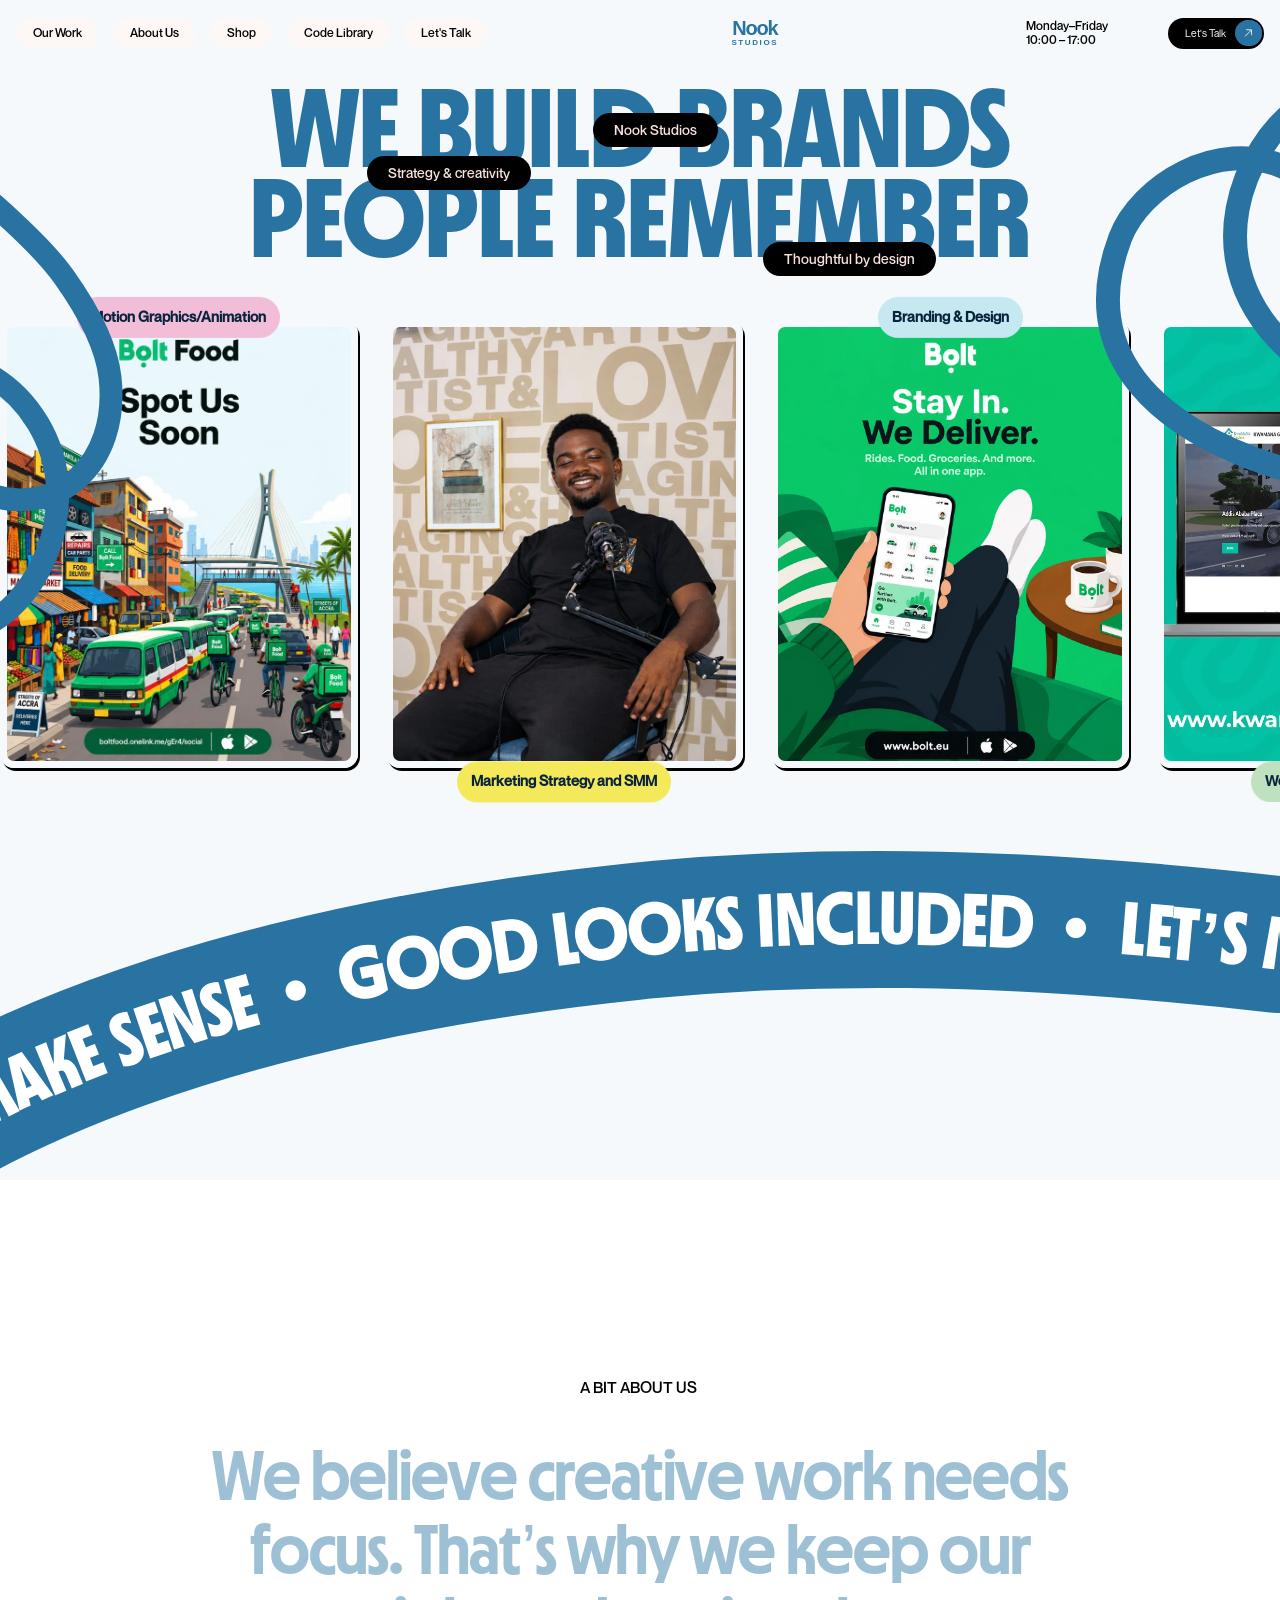
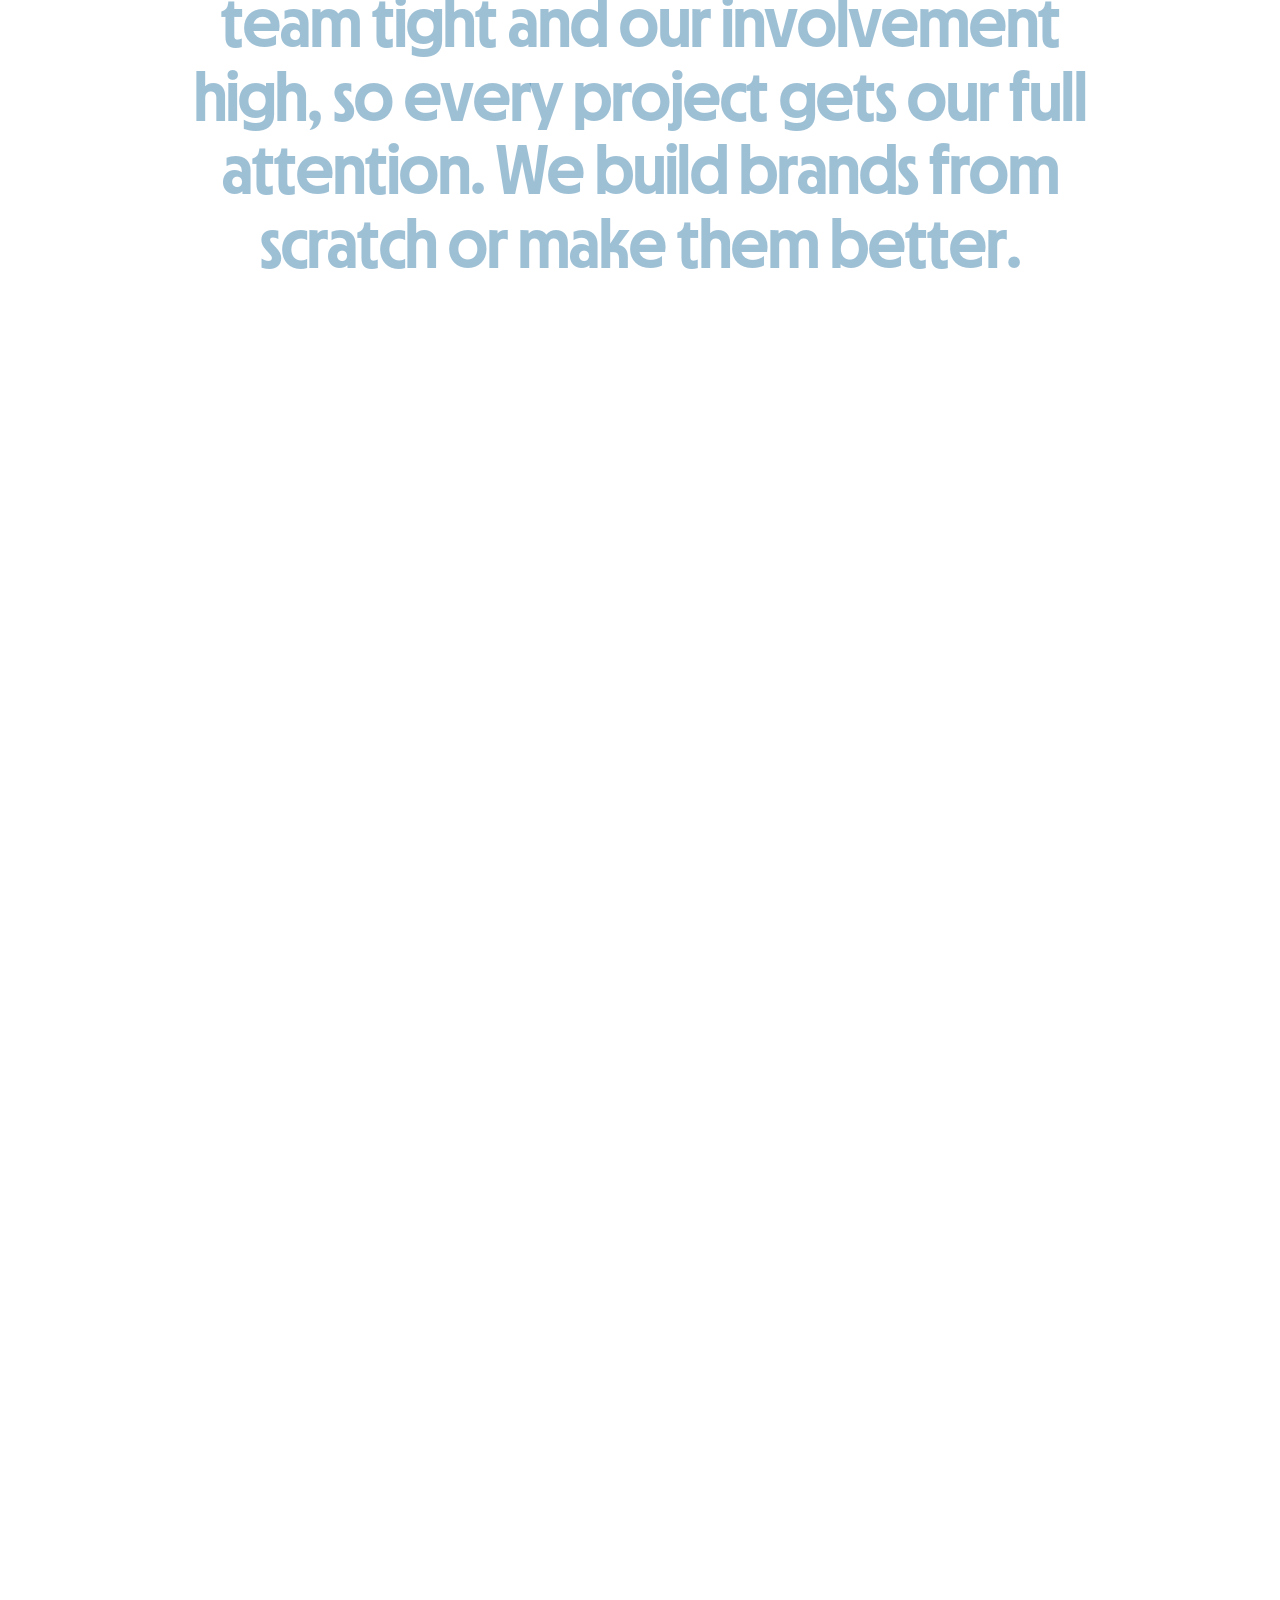
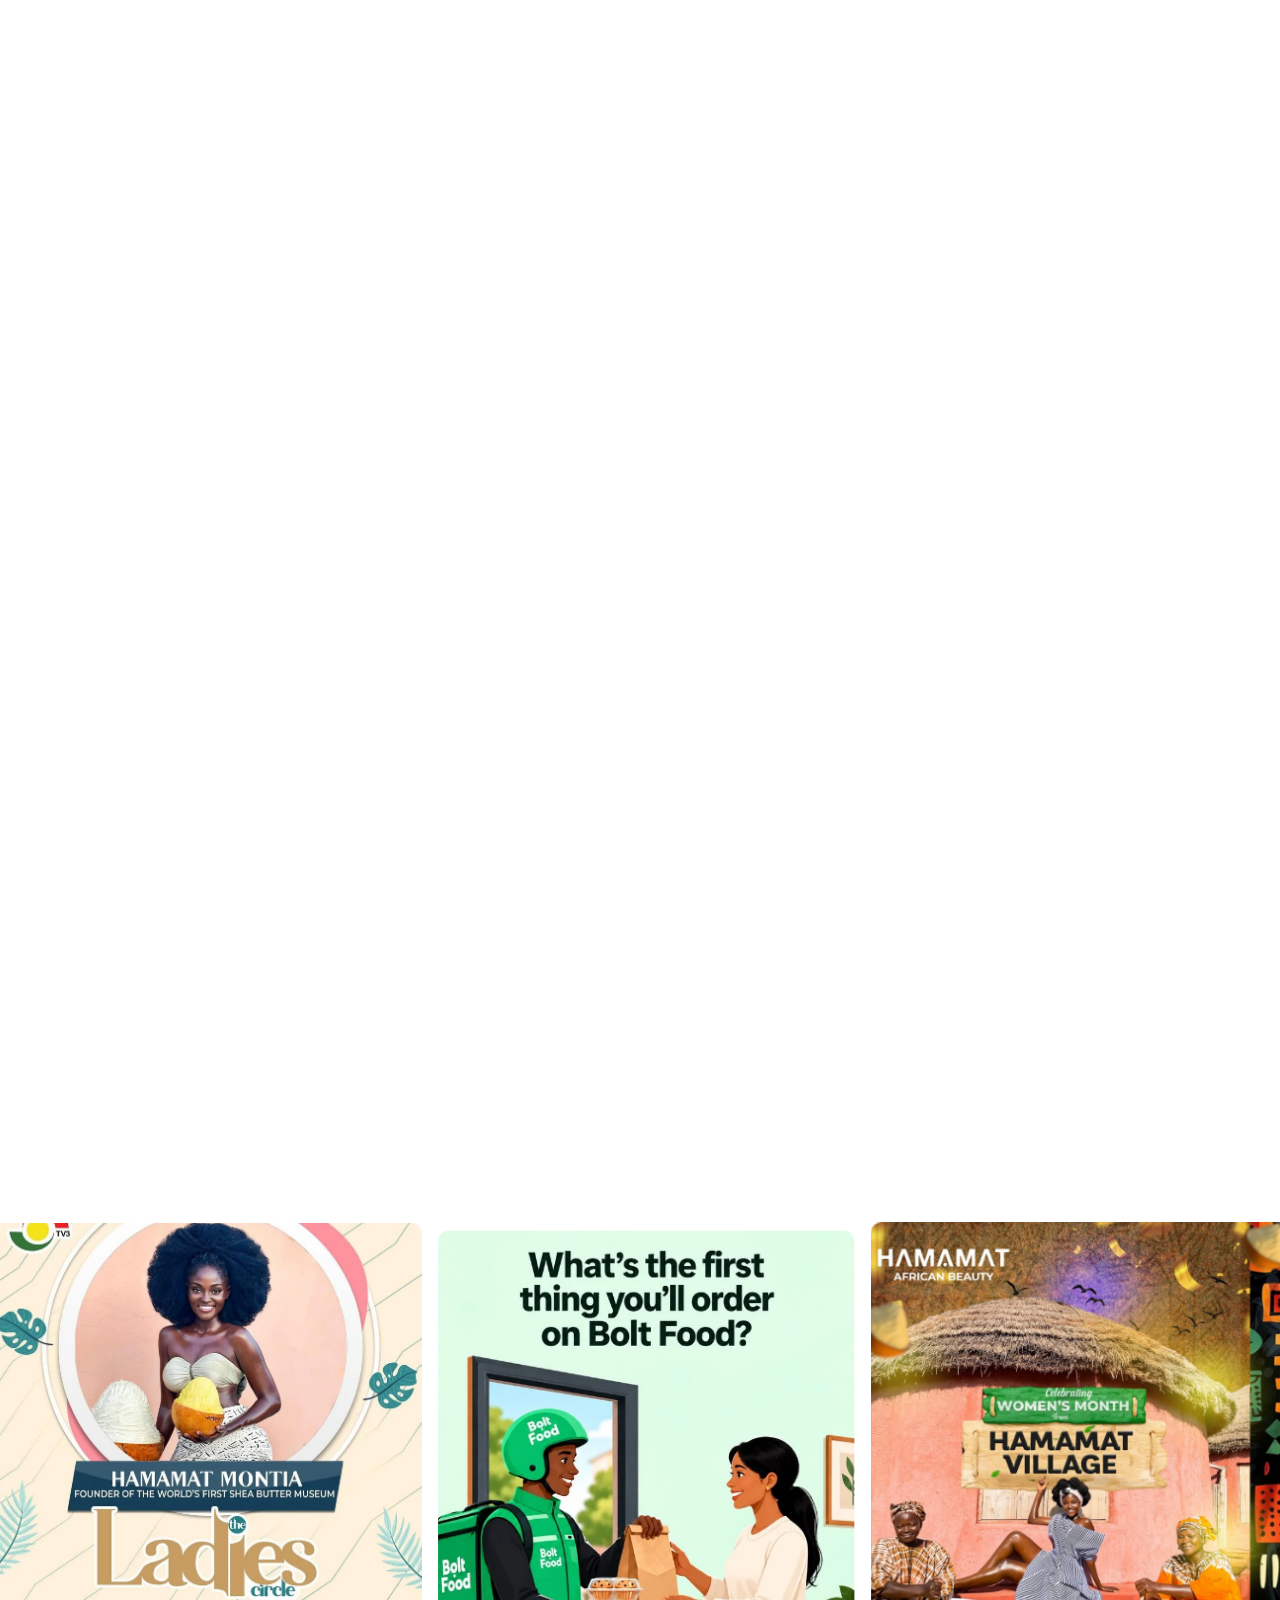
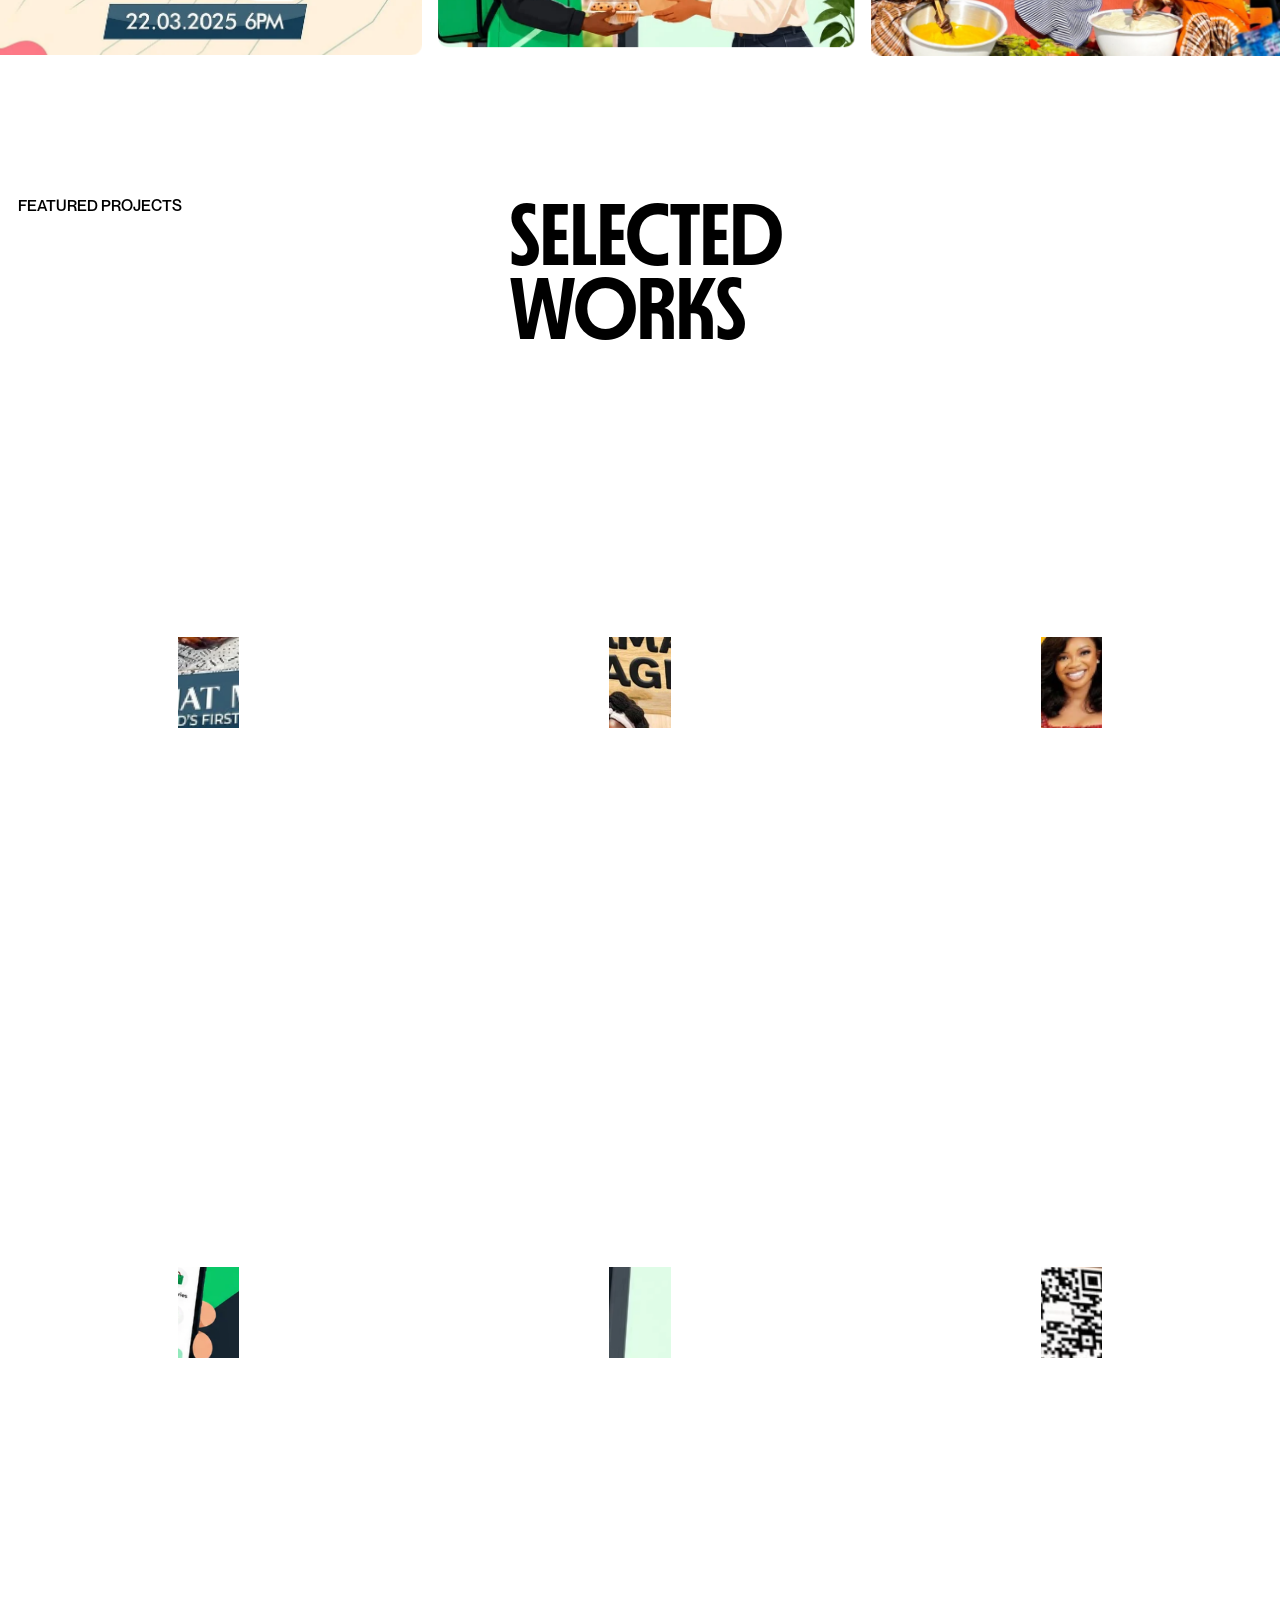
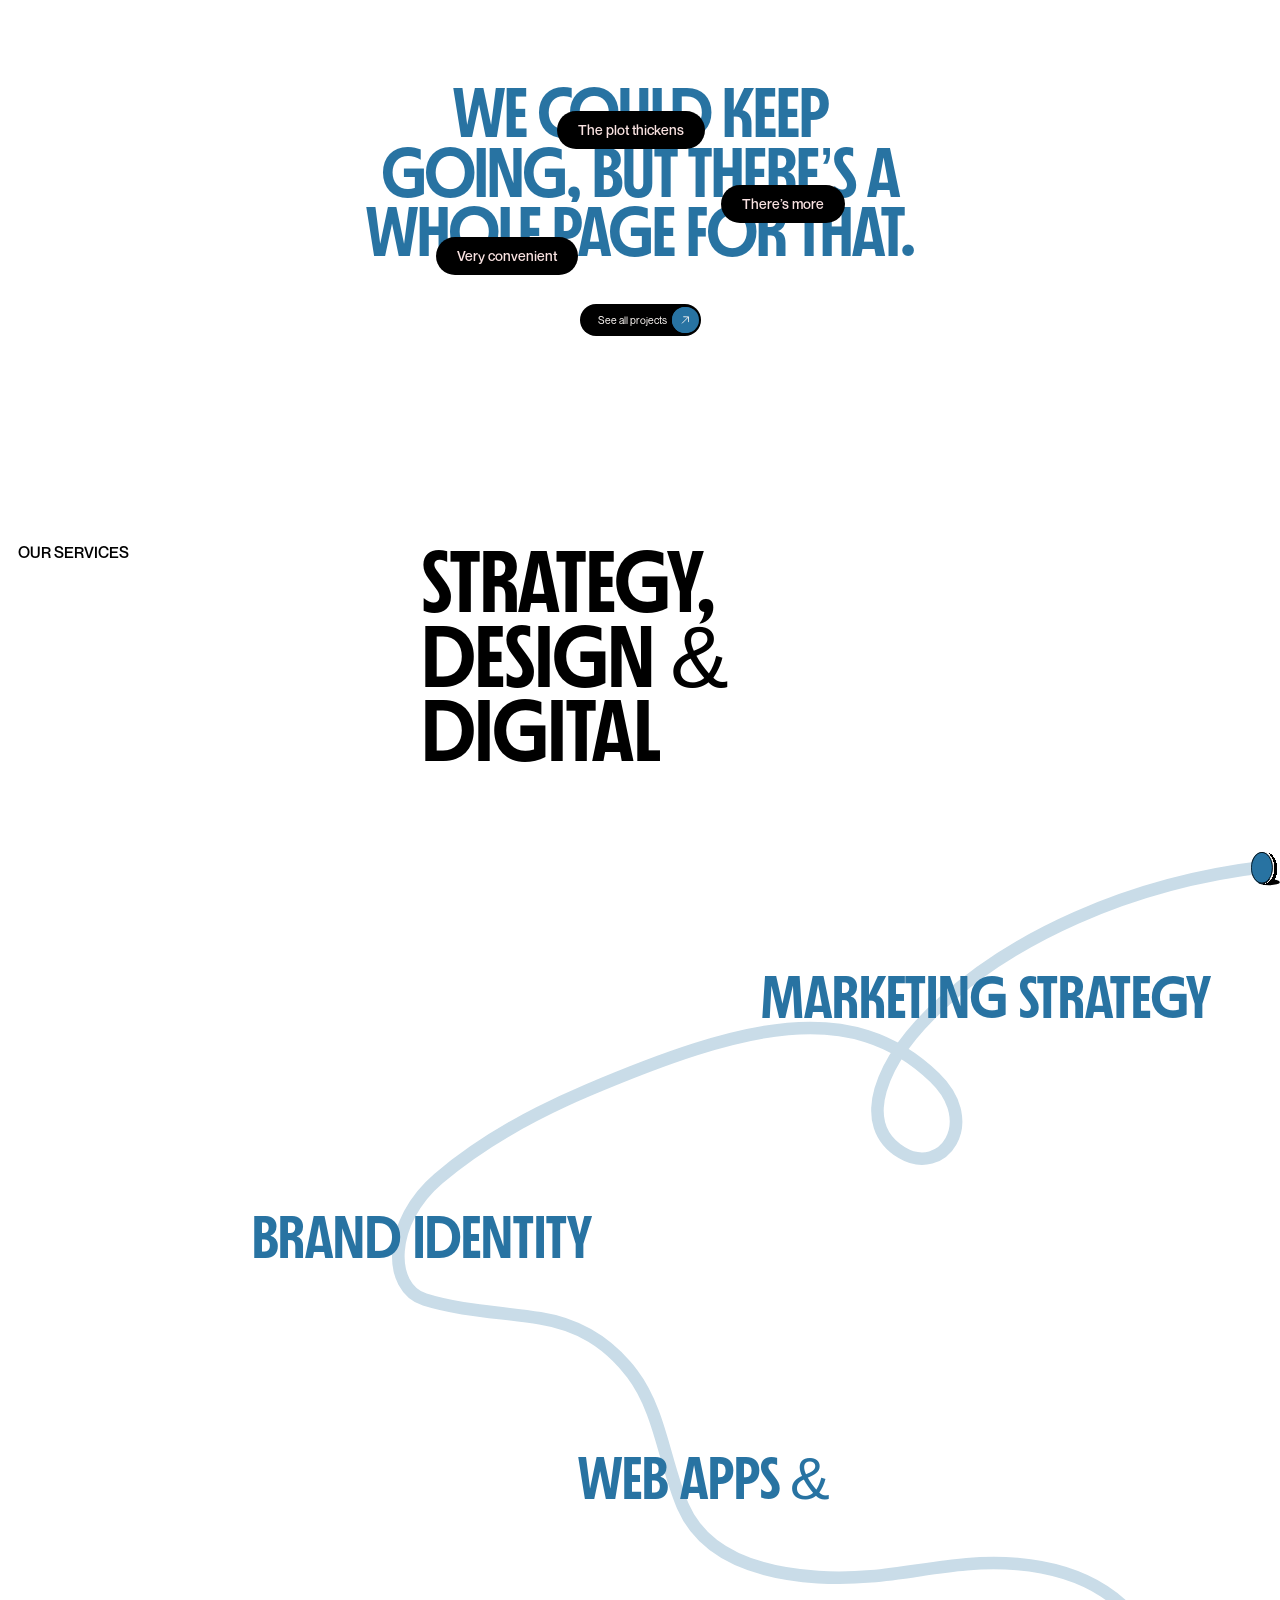
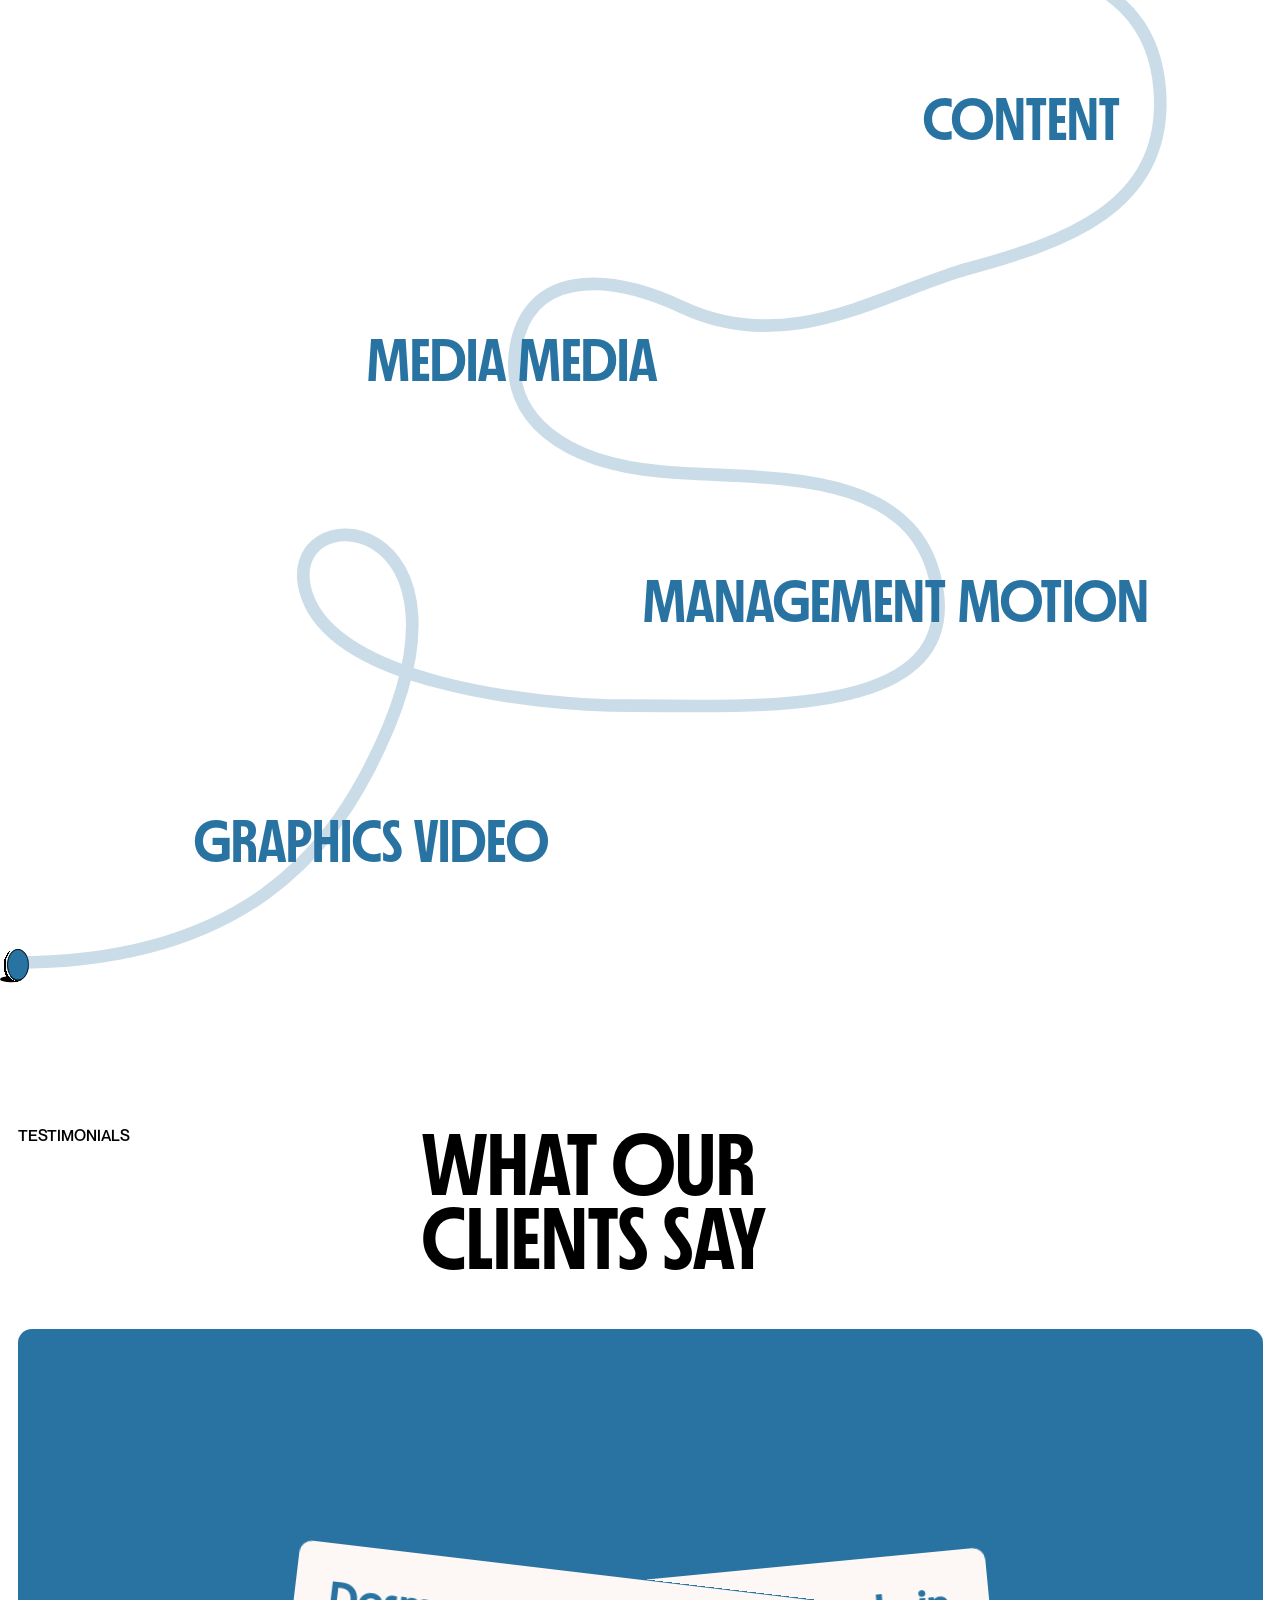
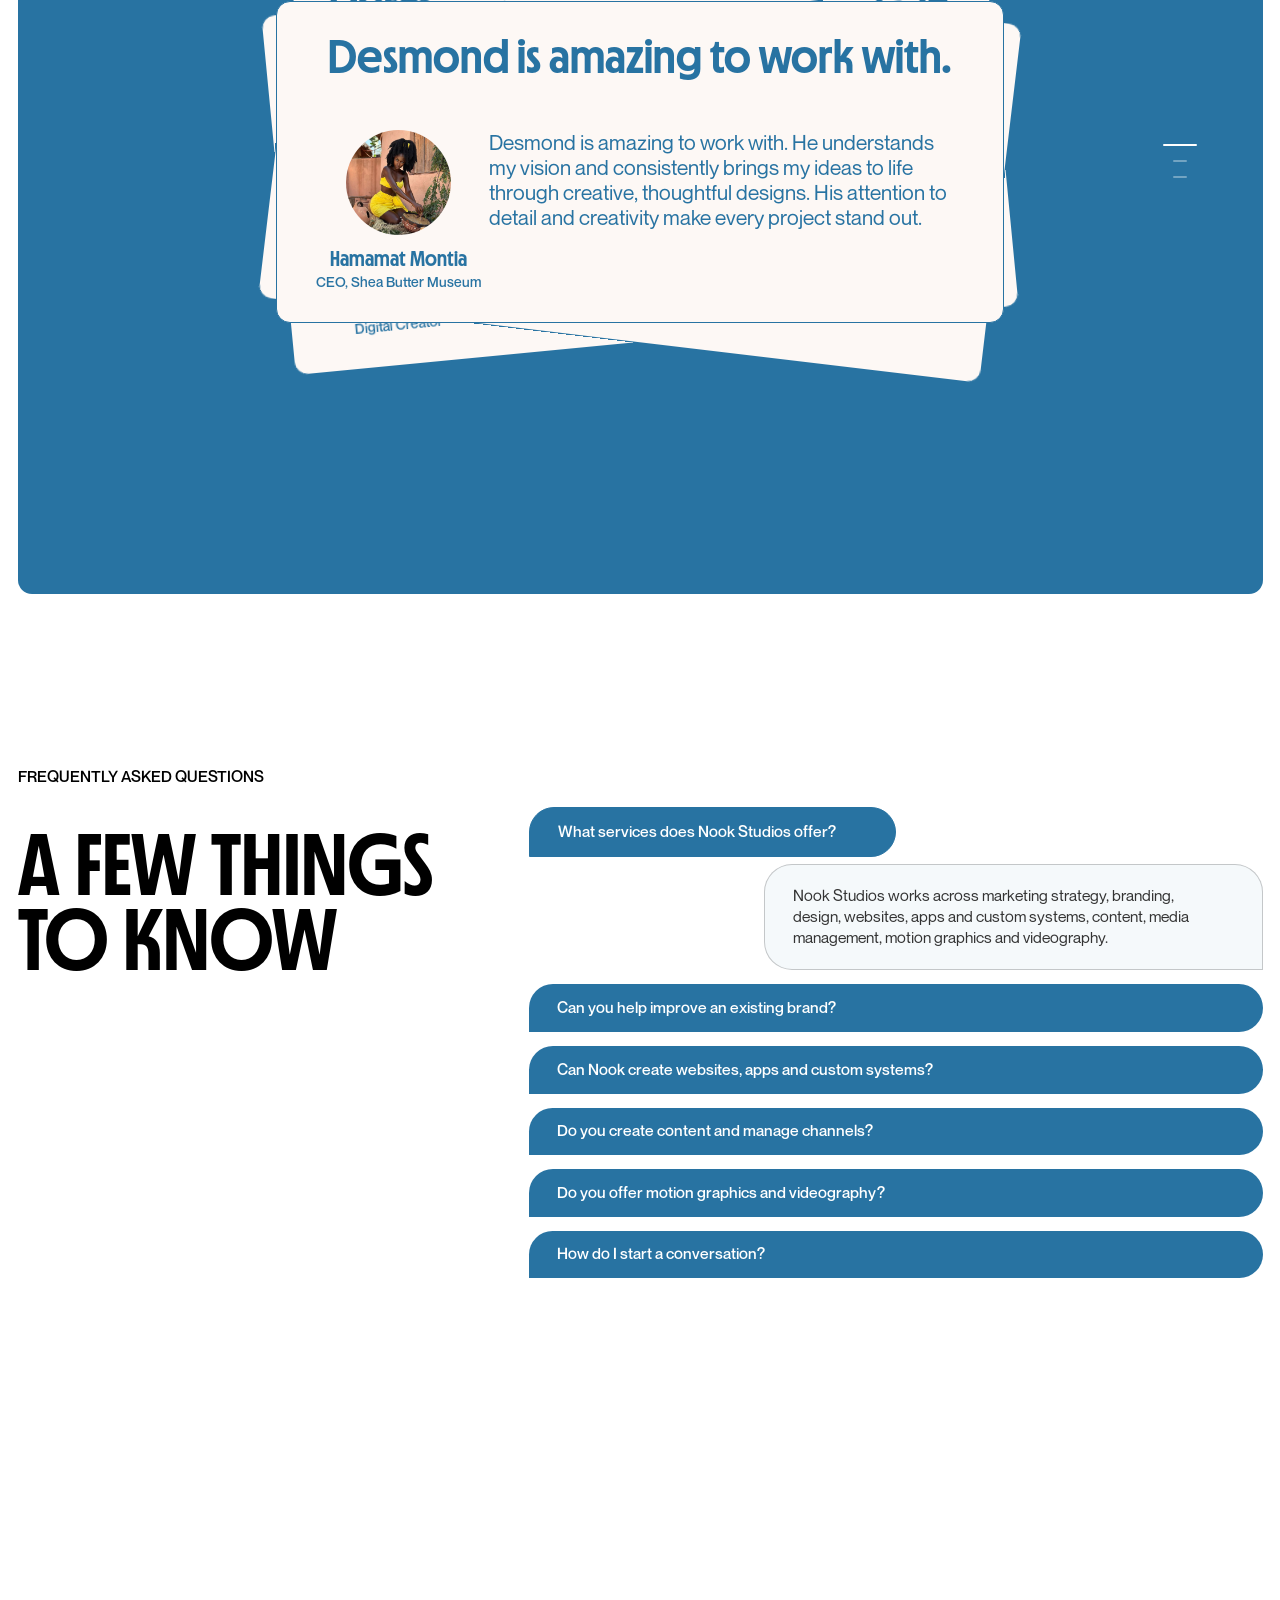
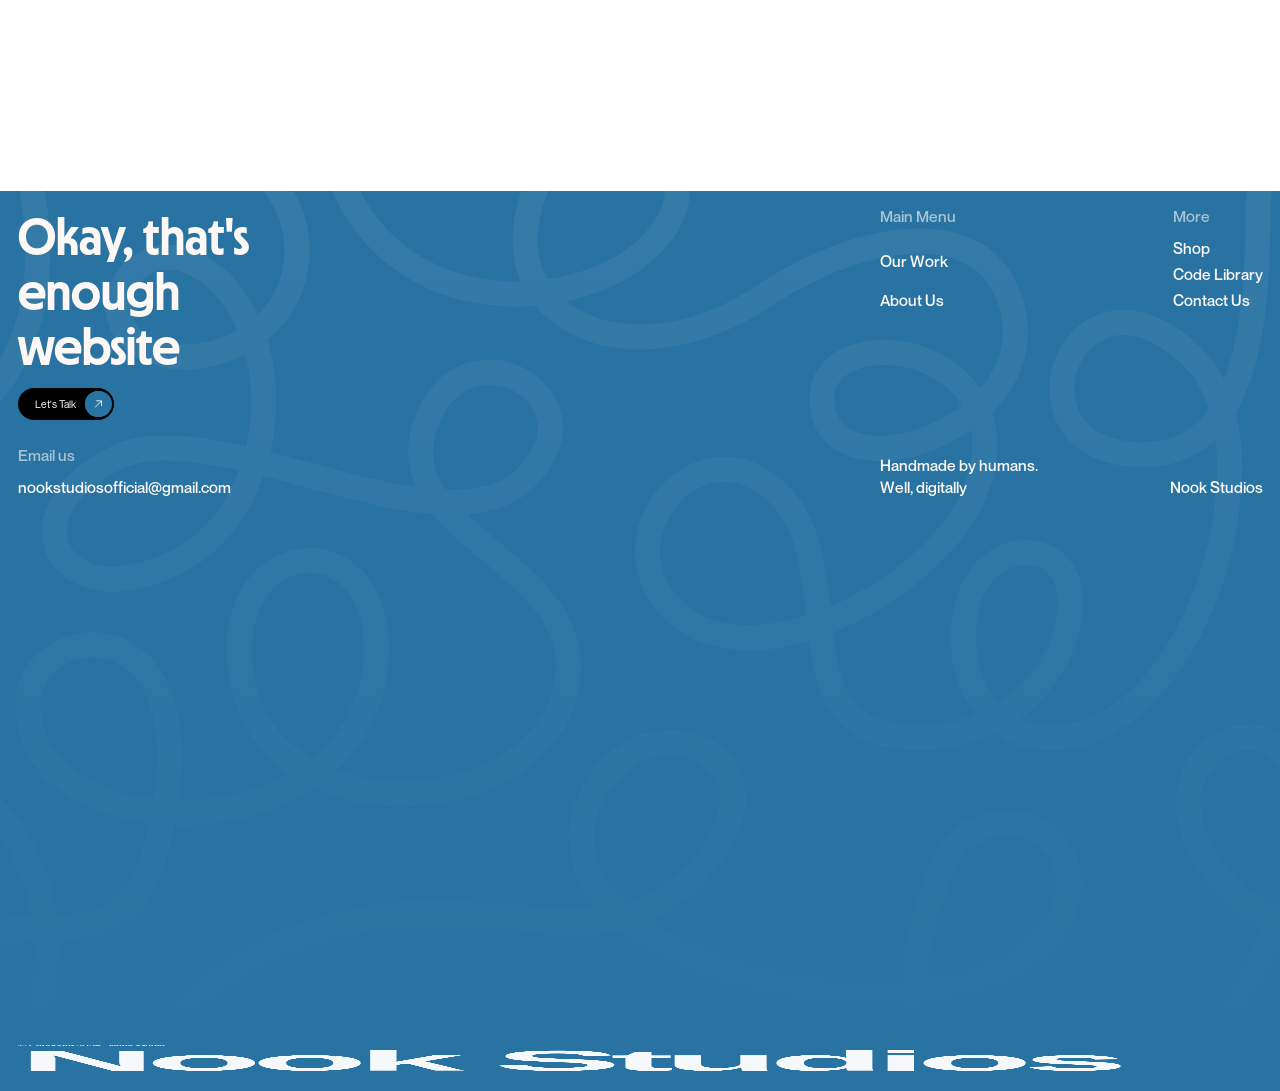
<file: index.html>
<!doctype html>
<html lang="en">
<head>
<meta charset="utf-8">
<meta name="viewport" content="width=device-width, initial-scale=1">
<title>Nook Studios | Brands, design and digital experiences</title>
<link rel="stylesheet" href="/assets/nook-home/styles.css">
<style id="nook-header-scroll">.header{transition:transform .58s cubic-bezier(.22,1,.36,1),opacity .44s ease;will-change:transform,opacity}.header.nook-header-scroll-hidden{transform:translate3d(0,-120%,0)!important;opacity:0;pointer-events:none}@media(prefers-reduced-motion:reduce){.header{transition:none!important;will-change:auto}}</style><script src="/js/site-protection.js" defer></script>
</head>
<body>
<header class="header"><nav class="navbar-wrap"><div class="navbar-links"><a class="navbar-link-btn w-inline-block" href="/our-work/"><div class="navlink-text">Our Work</div><div class="stroke-fill"><div class="stroke-fill-code w-embed"><svg fill="none" height="100%" viewbox="0 0 75 36" width="100%" xmlns="http://www.w3.org/2000/svg">
<path d="M0 21.5571C0 21.5571 6.56744 2.8501 15.4762 4.44988C25.7691 6.2982 5.66141 21.3471 12.5002 29.1915C22.9246 41.1486 29.3907 -7.93025 42.4603 1.12139C53.3211 8.6432 27.1823 26.7575 37.6982 34.7461C50.754 44.6641 58.0718 -7.92618 67.2619 5.59531C72.4564 13.2381 57.9637 30.3713 67.2619 30.3713C70.8333 30.3713 75 19.753 75 19.753" stroke="currentColor" stroke-linecap="round" stroke-width="24"></path>
</svg>
</div></div><div class="nav-link-btn-svg-draw-code w-embed w-script"><script>
  (function () {
    function initNavbarBtns() {
      if (typeof gsap === 'undefined') return;

      if (typeof DrawSVGPlugin !== 'undefined') {
        gsap.registerPlugin(DrawSVGPlugin);
      }

      const buttons = document.querySelectorAll('.navbar-link-btn');

      buttons.forEach((btn) => {
        const svgs = btn.querySelectorAll('svg');
        svgs.forEach((svg) => {
          svg.style.overflow = 'visible';
          svg.style.width = '100%';
          svg.style.height = '100%';
        });

        const paths = btn.querySelectorAll('.stroke-fill path, .stroke-fill-code path, svg path');
        if (!paths.length) return;

        const strokeFill = btn.querySelector('.stroke-fill');
        if (strokeFill) strokeFill.style.pointerEvents = 'none';

        paths.forEach((path) => {
          path.style.strokeLinecap = 'round';
          path.style.strokeLinejoin = 'round';

          const targetStrokeWidth = parseFloat(path.getAttribute('stroke-width')) || 36;

          gsap.set(path, {
            drawSVG: '0%',
            strokeWidth: 0,
          });

          const tl = gsap.timeline({
            paused: true,
            defaults: { ease: 'power1.inOut' },
          });

          tl.to(path, {
            drawSVG: '100%',
            strokeWidth: targetStrokeWidth,
            duration: 0.5,
          });

          btn.addEventListener('mouseenter', () => tl.timeScale(1).play());
          btn.addEventListener('mouseleave', () => tl.timeScale(1.4).reverse());
        });
      });
    }

    if (document.readyState === 'loading') {
      document.addEventListener('DOMContentLoaded', initNavbarBtns);
    } else {
      initNavbarBtns();
    }
  })();
</script></div></a><a class="navbar-link-btn w-inline-block" href="/about/"><div class="navlink-text">About Us</div><div class="stroke-fill"><div class="stroke-fill-code w-embed"><svg fill="none" height="100%" viewbox="0 0 75 36" width="100%" xmlns="http://www.w3.org/2000/svg">
<path d="M0 21.5571C0 21.5571 6.56744 2.8501 15.4762 4.44988C25.7691 6.2982 5.66141 21.3471 12.5002 29.1915C22.9246 41.1486 29.3907 -7.93025 42.4603 1.12139C53.3211 8.6432 27.1823 26.7575 37.6982 34.7461C50.754 44.6641 58.0718 -7.92618 67.2619 5.59531C72.4564 13.2381 57.9637 30.3713 67.2619 30.3713C70.8333 30.3713 75 19.753 75 19.753" stroke="currentColor" stroke-linecap="round" stroke-width="24"></path>
</svg>
</div></div></a><a class="navbar-link-btn w-inline-block" href="/shop/"><div class="navlink-text">Shop</div><div class="stroke-fill"><div class="stroke-fill-code w-embed"><svg fill="none" height="100%" viewbox="0 0 75 36" width="100%" xmlns="http://www.w3.org/2000/svg">
<path d="M0 21.5571C0 21.5571 6.56744 2.8501 15.4762 4.44988C25.7691 6.2982 5.66141 21.3471 12.5002 29.1915C22.9246 41.1486 29.3907 -7.93025 42.4603 1.12139C53.3211 8.6432 27.1823 26.7575 37.6982 34.7461C50.754 44.6641 58.0718 -7.92618 67.2619 5.59531C72.4564 13.2381 57.9637 30.3713 67.2619 30.3713C70.8333 30.3713 75 19.753 75 19.753" stroke="currentColor" stroke-linecap="round" stroke-width="24"></path>
</svg>
</div></div></a><a class="navbar-link-btn w-inline-block" href="/code-library/"><div class="navlink-text">Code Library</div><div class="stroke-fill"><div class="stroke-fill-code w-embed"><svg fill="none" height="100%" viewbox="0 0 75 36" width="100%" xmlns="http://www.w3.org/2000/svg">
<path d="M0 21.5571C0 21.5571 6.56744 2.8501 15.4762 4.44988C25.7691 6.2982 5.66141 21.3471 12.5002 29.1915C22.9246 41.1486 29.3907 -7.93025 42.4603 1.12139C53.3211 8.6432 27.1823 26.7575 37.6982 34.7461C50.754 44.6641 58.0718 -7.92618 67.2619 5.59531C72.4564 13.2381 57.9637 30.3713 67.2619 30.3713C70.8333 30.3713 75 19.753 75 19.753" stroke="currentColor" stroke-linecap="round" stroke-width="24"></path>
</svg>
</div></div></a><a class="navbar-link-btn w-inline-block" href="/lets-talk/"><div class="navlink-text">Let&#x27;s Talk</div><div class="stroke-fill"><div class="stroke-fill-code w-embed"><svg fill="none" height="100%" viewbox="0 0 75 36" width="100%" xmlns="http://www.w3.org/2000/svg">
<path d="M0 21.5571C0 21.5571 6.56744 2.8501 15.4762 4.44988C25.7691 6.2982 5.66141 21.3471 12.5002 29.1915C22.9246 41.1486 29.3907 -7.93025 42.4603 1.12139C53.3211 8.6432 27.1823 26.7575 37.6982 34.7461C50.754 44.6641 58.0718 -7.92618 67.2619 5.59531C72.4564 13.2381 57.9637 30.3713 67.2619 30.3713C70.8333 30.3713 75 19.753 75 19.753" stroke="currentColor" stroke-linecap="round" stroke-width="24"></path>
</svg>
</div></div></a></div><a aria-current="page" class="navbar-logo w-inline-block w--current" href="/"><div class="logo-svg nook-wordmark" role="img" aria-label="Nook Studios"><span>Nook</span><span>Studios</span></div></a><div class="navbar-right"><div class="navbar-timing">Monday–Friday 10:00 – 17:00</div><div class="cta-wrap"><a class="cta-btn w-inline-block" data-wf--cta-btn--variant="base" href="#"><div class="cta-text">Let's Talk</div><div class="cta-btn-arrow"><div class="svg-arrow-cta w-embed"><svg fill="none" height="10" viewbox="0 0 10 10" width="10" xmlns="http://www.w3.org/2000/svg">
<g clip-path="url(#clip0_190_472)">
<path d="M1.46439 8.53621L8.53546 1.46515M3.05538 1.28837L8.53546 1.46515L8.71223 6.94522" stroke="currentColor" stroke-linecap="round" stroke-linejoin="round"></path>
</g>
<defs>
<clippath id="clip0_190_472">
<rect fill="currentColor" height="10" transform="translate(10) rotate(90)" width="10"></rect>
</clippath>
</defs>
</svg>
</div></div><div class="cta-btn-fill-hover"></div><div class="cta-btn-code w-embed w-script"><script>
  (function () {
    function initCTAButtons() {
      if (typeof gsap === "undefined") return;

      const buttons = document.querySelectorAll(".cta-btn");

      buttons.forEach((btn) => {
        const text = btn.querySelector(".cta-text");
        const arrow = btn.querySelector(".cta-btn-arrow, .svg-arrow-cta");
        const fillHover = btn.querySelector(".cta-btn-fill-hover");

        let arrowLoop = null;

        // 1. Mouse Enter: Scale 10x Fill + Looping Arrow Rotation Bounce
        btn.addEventListener("mouseenter", () => {
          if (fillHover) {
            gsap.to(fillHover, {
              scale: 10,
              duration: 0.55,
              ease: "power2.out",
              overwrite: "auto",
            });
          }

          if (arrow) {
            gsap.set(arrow, { transformOrigin: "center center" });
            if (arrowLoop) arrowLoop.kill();

            arrowLoop = gsap.timeline({ repeat: -1, repeatDelay: 0.2 });
            arrowLoop
              .to(arrow, {
                rotation: -25,
                duration: 0.22,
                ease: "power2.out",
              })
              .to(arrow, {
                rotation: 0,
                duration: 0.4,
                ease: "back.out(2.5)",
              });
          }
        });

        // 2. Magnetic Movement (Jitter-Free: Uses true static origin)
        btn.addEventListener("mousemove", (e) => {
          const rect = btn.getBoundingClientRect();
          const currentX = gsap.getProperty(btn, "x") || 0;
          const currentY = gsap.getProperty(btn, "y") || 0;

          // True center of button before any transform offset
          const originCenterX = rect.left - currentX + rect.width / 2;
          const originCenterY = rect.top - currentY + rect.height / 2;

          const deltaX = e.clientX - originCenterX;
          const deltaY = e.clientY - originCenterY;

          // Button magnetic translation
          gsap.to(btn, {
            x: deltaX * 0.35,
            y: deltaY * 0.35,
            duration: 0.3,
            ease: "power2.out",
            overwrite: "auto",
          });

          // Inner elements parallax
          const innerElements = [text, arrow].filter(Boolean);
          if (innerElements.length) {
            gsap.to(innerElements, {
              x: deltaX * 0.15,
              y: deltaY * 0.15,
              duration: 0.3,
              ease: "power2.out",
              overwrite: "auto",
            });
          }
        });

        // 3. Mouse Leave: Snap back with spring elasticity & reset
        btn.addEventListener("mouseleave", () => {
          if (arrowLoop) {
            arrowLoop.kill();
            arrowLoop = null;
          }
          if (arrow) {
            gsap.to(arrow, {
              rotation: 0,
              duration: 0.35,
              ease: "power2.out",
              overwrite: "auto",
            });
          }

          gsap.to(btn, {
            x: 0,
            y: 0,
            duration: 0.8,
            ease: "elastic.out(1.1, 0.4)",
            overwrite: "auto",
          });

          const innerElements = [text, arrow].filter(Boolean);
          if (innerElements.length) {
            gsap.to(innerElements, {
              x: 0,
              y: 0,
              duration: 0.8,
              ease: "elastic.out(1.1, 0.4)",
              overwrite: "auto",
            });
          }

          if (fillHover) {
            gsap.to(fillHover, {
              scale: 1,
              duration: 0.45,
              ease: "power2.out",
              overwrite: "auto",
            });
          }
        });
      });
    }

    if (document.readyState === "loading") {
      document.addEventListener("DOMContentLoaded", initCTAButtons);
    } else {
      initCTAButtons();
    }
  })();
</script>
</div></a></div><div class="ham-btn"><div class="ham-svg w-embed"><!-- ======================================================= -->
<!-- Nook — INTERACTIVE MENU / TOGGLE BUTTON COMPONENT       -->
<!-- Copy-paste this entire block inside your Webflow Embed    -->
<!-- ======================================================= -->
<!-- Functional & Layout CSS -->
<style>
  .nook-nav-toggle-btn {
    width: 2.5em !important;
    height: 2.5em !important;
    min-width: 2.5em !important;
    min-height: 2.5em !important;
    display: flex !important;
    align-items: center !important;
    justify-content: center !important;
    border: 2px solid #2873a2 !important;
    border-radius: 0.25em !important;
    background-color: #F5F9FB !important;
    box-sizing: border-box !important;
    cursor: pointer !important;
    padding: 0.35em !important;
    position: relative !important;
    user-select: none !important;
    -webkit-tap-highlight-color: transparent !important;
  }

  .nook-toggle-svg {
    width: 100% !important;
    height: 100% !important;
    max-width: 100% !important;
    max-height: 100% !important;
    overflow: visible !important;
    display: block !important;
    transform-origin: center center !important;
    will-change: transform;
    pointer-events: none !important;
  }

  .nook-toggle-svg path {
    will-change: stroke-dashoffset, stroke-dasharray, stroke-width;
  }
</style>
<!-- ========================================================= -->
<!-- COMPLETE BUTTON COMPONENT (Contains the Orange Border Box)-->
<!-- ========================================================= -->
<div aria-label="Toggle Menu" class="nook-nav-toggle-btn" role="button" tabindex="0">
<svg class="nook-toggle-svg" fill="none" viewbox="-2 6.52 36 36" xmlns="http://www.w3.org/2000/svg">
<!-- Looping Horseshoe -> Vertical Stem Path -->
<path class="orange-path" d="M7.01247 34.0204C7.01247 34.0204 10.1314 34.0204 20.8246 34.0204C31.5179 34.0204 31.2364 16.0204 20.8246 16.0205C10.4128 16.0205 9.00975 16.0196 9.00975 16.0196C5.0415 16.0196 2 12.8812 2 9.00979C2 5.13839 5.13839 2 9.00979 2C12.8679 2.01076 15.9893 5.1363 16 8.98937V34.5196" stroke="#2873a2" stroke-linecap="round" stroke-width="4"></path>
<!-- Cross Bar (Left -> Right) -->
<path class="cross-path" d="M6 24.52H26" stroke="#2873a2" stroke-linecap="round" stroke-width="0"></path>
</svg>
</div>
</div></div></div><div class="ham-navbar"><div class="ham-navbar-html w-embed w-script"><!-- ======================================================= -->
<!-- Nook — COMPLETE MOBILE NAVBAR + MORPHING TOGGLE ICON    -->
<!-- Webflow Hierarchy:                                        -->
<!-- navbar                                                    -->
<!--   └── nook-nav-toggle-btn (Embed containing the SVG)     -->
<!-- -->
<!-- ham-navbar (Fixed overlay menu <= 768px)                  -->
<!--   └── hamburger-links                                     -->
<!--         ├── navbar-link-btn (Link 1)                      -->
<!--         ├── navbar-link-btn (Link 2)                      -->
<!--         └── ham-cta (CTA Button)                          -->
<!-- ======================================================= -->
<!-- Functional & Layout CSS -->
<style>
  /* Base state: strictly fixed and removed from DOM flow so it never occupies space */
  .ham-navbar {
    display: none;
    position: fixed !important;
    top: 0 !important;
    left: 0 !important;
    right: 0 !important;
    bottom: 0 !important;
    width: 100vw !important;
    width: 100svw !important;
    height: 100vh !important;
    height: 100svh !important; height: 100dvh !important;
    background-color: rgba(245, 249, 251, 0.95) !important;
    opacity: 0;
    pointer-events: none;
    overflow-y: auto !important; overscroll-behavior: contain !important; -webkit-overflow-scrolling: touch !important;
    overflow-x: hidden !important;
    margin: 0 !important;
  }

  /* When open on mobile (<= 768px) */
  @media (max-width: 768px) {
    .ham-navbar.is-open {
      display: block !important;
      opacity: 1;
      pointer-events: auto !important;
    }

    .hamburger-links > * {
      will-change: transform, opacity;
      transform-origin: center center;
    }
  }

  /* Strictly hidden on desktop (> 768px) */
  @media (min-width: 769px) {
    .ham-navbar,
    .ham-navbar.is-open {
      display: none !important;
      visibility: hidden !important;
      pointer-events: none !important;
    }
  }
</style>
<script>
  (function () {
    function initNookMobileSystem() {
      if (typeof gsap === "undefined") return;

      const hamNavbar = document.querySelector(".ham-navbar");
      const toggleButtons = Array.from(
        document.querySelectorAll(
          ".nook-nav-toggle-btn, .nook-toggle-btn, .menu-btn, .nav-toggle, [data-menu-toggle]",
        ),
      );

      let isMenuOpen = false;
      let navTimeline = null;
      let iconTimeline = null;

      // -------------------------------------------------------------
      // 1. Setup Toggle SVG Morphing Timeline (Horseshoe <-> 45deg Cross)
      // -------------------------------------------------------------
      const svgEls = Array.from(
        document.querySelectorAll(".nook-toggle-svg, .target-svg"),
      );

      let orangePath = null;
      let crossPath = null;
      let orangeTotalLen = 0;
      let crossTotalLen = 20;
      let horseshoeLen = 0;
      let stemLen = 20.0;
      let finalOffset = 0;
      let dashObj = null;

      if (svgEls.length) {
        const primarySvg = svgEls[0];
        orangePath =
          primarySvg.querySelector(".orange-path") ||
          primarySvg.querySelectorAll("path")[0];
        crossPath =
          primarySvg.querySelector(".cross-path") ||
          primarySvg.querySelectorAll("path")[1];

        if (orangePath && crossPath) {
          orangeTotalLen = orangePath.getTotalLength();
          crossTotalLen = crossPath.getTotalLength() || 20;

          horseshoeLen = orangeTotalLen * 0.44;
          for (let len = 0; len < orangeTotalLen; len += 0.2) {
            const pt = orangePath.getPointAtLength(len);
            if (len > 30 && pt.x <= 9.05 && Math.abs(pt.y - 16.02) < 0.3) {
              horseshoeLen = len;
              break;
            }
          }

          finalOffset = -(orangeTotalLen - stemLen);

          // Initial SVG state
          svgEls.forEach((svg) => {
            const op =
              svg.querySelector(".orange-path") ||
              svg.querySelectorAll("path")[0];
            const cp =
              svg.querySelector(".cross-path") ||
              svg.querySelectorAll("path")[1];
            if (op) {
              op.style.strokeDasharray = `${horseshoeLen} ${orangeTotalLen}`;
              op.style.strokeDashoffset = "0";
            }
            if (cp) {
              cp.style.strokeDasharray = `${crossTotalLen} ${crossTotalLen}`;
              cp.style.strokeDashoffset = `${crossTotalLen}`;
              gsap.set(cp, { strokeWidth: 0 });
            }
            gsap.set(svg, { rotation: 0, transformOrigin: "center center" });
          });

          iconTimeline = gsap.timeline({ paused: true });
          dashObj = { len: horseshoeLen, offset: 0 };

          iconTimeline
            .to(
              dashObj,
              {
                len: stemLen,
                offset: finalOffset,
                duration: 0.85,
                ease: "power2.inOut",
                onUpdate: () => {
                  svgEls.forEach((svg) => {
                    const op =
                      svg.querySelector(".orange-path") ||
                      svg.querySelectorAll("path")[0];
                    if (op) {
                      op.style.strokeDasharray = `${dashObj.len} ${orangeTotalLen}`;
                      op.style.strokeDashoffset = `${dashObj.offset}`;
                    }
                  });
                },
              },
              0,
            )
            .to(
              svgEls
                .map(
                  (svg) =>
                    svg.querySelector(".cross-path") ||
                    svg.querySelectorAll("path")[1],
                )
                .filter(Boolean),
              {
                strokeWidth: 4,
                duration: 0.12,
                ease: "back.out(2)",
              },
              0.1,
            )
            .to(
              svgEls
                .map(
                  (svg) =>
                    svg.querySelector(".cross-path") ||
                    svg.querySelectorAll("path")[1],
                )
                .filter(Boolean),
              {
                strokeDashoffset: 0,
                duration: 0.6,
                ease: "power2.out",
              },
              0.2,
            )
            .to(
              svgEls,
              {
                rotation: 45,
                duration: 0.85,
                ease: "power3.inOut",
              },
              0,
            );
        }
      }

      // -------------------------------------------------------------
      // 2. Setup Fullscreen Menu Entrance & Stagger Links
      // -------------------------------------------------------------
      const linksContainer = hamNavbar
        ? hamNavbar.querySelector(".hamburger-links")
        : null;
      const linkItems = linksContainer
        ? Array.from(linksContainer.children)
        : [];

      function openMenu() {
        if (isMenuOpen) return;
        isMenuOpen = true;

        // Play Icon Morph
        if (iconTimeline) iconTimeline.play();

        if (hamNavbar) {
          document.body.style.overflow = "hidden";
          hamNavbar.classList.add("is-open");
          hamNavbar.style.display = "flex";
          hamNavbar.style.pointerEvents = "auto";

          if (navTimeline) navTimeline.kill();
          navTimeline = gsap.timeline();

          navTimeline.fromTo(
            hamNavbar,
            { opacity: 0 },
            { opacity: 1, duration: 0.4, ease: "power2.out" },
            0,
          );

          if (linkItems.length) {
            linkItems.forEach((item, index) => {
              const randomTilt = gsap.utils.random(-10, 10);
              navTimeline.fromTo(
                item,
                {
                  opacity: 0,
                  x: -35,
                  y: 50,
                  scale: 0.4,
                  rotation: randomTilt,
                },
                {
                  opacity: 1,
                  x: 0,
                  y: 0,
                  scale: 1,
                  rotation: 0,
                  duration: 0.75,
                  ease: "back.out(2.2)", // Signature Nook spring bounce
                },
                0.15 + index * 0.09,
              );
            });
          }
        }
      }

      function closeMenu() {
        if (!isMenuOpen) return;

        // Reverse Icon Morph
        if (iconTimeline) iconTimeline.reverse();

        if (hamNavbar) {
          if (navTimeline) navTimeline.kill();
          navTimeline = gsap.timeline({
            onComplete: () => {
              hamNavbar.classList.remove("is-open");
              hamNavbar.style.display = "none";
              hamNavbar.style.pointerEvents = "none";
              document.body.style.overflow = "";
              isMenuOpen = false;
            },
          });

          if (linkItems.length) {
            navTimeline.to(
              linkItems,
              {
                opacity: 0,
                y: 20,
                scale: 0.8,
                duration: 0.25,
                stagger: 0.04,
                ease: "power2.in",
              },
              0,
            );
          }

          navTimeline.to(
            hamNavbar,
            { opacity: 0, duration: 0.3, ease: "power2.inOut" },
            0.1,
          );
        } else {
          isMenuOpen = false;
        }
      }

      function toggleMenu(e) {
        if (e) e.stopPropagation();
        if (isMenuOpen) {
          closeMenu();
        } else {
          openMenu();
        }
      }

      // -------------------------------------------------------------
      // 3. Event Listeners
      // -------------------------------------------------------------
      toggleButtons.forEach((btn) => {
        if (!btn.__nookBound) {
          btn.__nookBound = true;
          btn.addEventListener("click", toggleMenu);
        }
      });

      // Close when clicking on any link inside the menu
      linkItems.forEach((item) => {
        const clickable =
          item.tagName.toLowerCase() === "a" ? item : item.querySelector("a");
        if (clickable) {
          clickable.addEventListener("click", () => {
            closeMenu();
          });
        }
      });

      // Global API
      window.__nookMobileMenu = {
        open: openMenu,
        close: closeMenu,
        toggle: toggleMenu,
        isOpen: () => isMenuOpen,
      };
    }

    // Defensive loading with GSAP polling
    function safeInit() {
      if (typeof gsap !== "undefined") {
        initNookMobileSystem();
      } else {
        let count = 0;
        const checkGsap = setInterval(() => {
          count++;
          if (typeof gsap !== "undefined") {
            clearInterval(checkGsap);
            initNookMobileSystem();
          } else if (count > 40) {
            clearInterval(checkGsap);
          }
        }, 80);
      }
    }

    if (document.readyState === "loading") {
      document.addEventListener("DOMContentLoaded", safeInit);
    } else {
      safeInit();
    }

    window.addEventListener("load", safeInit);

    if (window.Webflow) {
      window.Webflow.push(function () {
        safeInit();
      });
    }
  })();
</script>
</div><div class="hamburger-links"><a class="navbar-link-btn w-inline-block" href="/our-work/"><div class="navlink-text">Our Work</div><div class="stroke-fill"><div class="stroke-fill-code w-embed"><svg fill="none" height="100%" viewbox="0 0 75 36" width="100%" xmlns="http://www.w3.org/2000/svg">
<path d="M0 21.5571C0 21.5571 6.56744 2.8501 15.4762 4.44988C25.7691 6.2982 5.66141 21.3471 12.5002 29.1915C22.9246 41.1486 29.3907 -7.93025 42.4603 1.12139C53.3211 8.6432 27.1823 26.7575 37.6982 34.7461C50.754 44.6641 58.0718 -7.92618 67.2619 5.59531C72.4564 13.2381 57.9637 30.3713 67.2619 30.3713C70.8333 30.3713 75 19.753 75 19.753" stroke="currentColor" stroke-linecap="round" stroke-width="24"></path>
</svg>
</div></div></a><a class="navbar-link-btn w-inline-block" href="/about/"><div class="navlink-text">About Us</div><div class="stroke-fill"><div class="stroke-fill-code w-embed"><svg fill="none" height="100%" viewbox="0 0 75 36" width="100%" xmlns="http://www.w3.org/2000/svg">
<path d="M0 21.5571C0 21.5571 6.56744 2.8501 15.4762 4.44988C25.7691 6.2982 5.66141 21.3471 12.5002 29.1915C22.9246 41.1486 29.3907 -7.93025 42.4603 1.12139C53.3211 8.6432 27.1823 26.7575 37.6982 34.7461C50.754 44.6641 58.0718 -7.92618 67.2619 5.59531C72.4564 13.2381 57.9637 30.3713 67.2619 30.3713C70.8333 30.3713 75 19.753 75 19.753" stroke="currentColor" stroke-linecap="round" stroke-width="24"></path>
</svg>
</div></div></a><a class="navbar-link-btn w-inline-block" href="/shop/"><div class="navlink-text">Shop</div><div class="stroke-fill"><div class="stroke-fill-code w-embed"><svg fill="none" height="100%" viewbox="0 0 75 36" width="100%" xmlns="http://www.w3.org/2000/svg">
<path d="M0 21.5571C0 21.5571 6.56744 2.8501 15.4762 4.44988C25.7691 6.2982 5.66141 21.3471 12.5002 29.1915C22.9246 41.1486 29.3907 -7.93025 42.4603 1.12139C53.3211 8.6432 27.1823 26.7575 37.6982 34.7461C50.754 44.6641 58.0718 -7.92618 67.2619 5.59531C72.4564 13.2381 57.9637 30.3713 67.2619 30.3713C70.8333 30.3713 75 19.753 75 19.753" stroke="currentColor" stroke-linecap="round" stroke-width="24"></path>
</svg>
</div></div></a><a class="navbar-link-btn w-inline-block" href="/code-library/"><div class="navlink-text">Code Library</div><div class="stroke-fill"><div class="stroke-fill-code w-embed"><svg fill="none" height="100%" viewbox="0 0 75 36" width="100%" xmlns="http://www.w3.org/2000/svg">
<path d="M0 21.5571C0 21.5571 6.56744 2.8501 15.4762 4.44988C25.7691 6.2982 5.66141 21.3471 12.5002 29.1915C22.9246 41.1486 29.3907 -7.93025 42.4603 1.12139C53.3211 8.6432 27.1823 26.7575 37.6982 34.7461C50.754 44.6641 58.0718 -7.92618 67.2619 5.59531C72.4564 13.2381 57.9637 30.3713 67.2619 30.3713C70.8333 30.3713 75 19.753 75 19.753" stroke="currentColor" stroke-linecap="round" stroke-width="24"></path>
</svg>
</div></div></a><div class="ham-cta"><a class="cta-btn w-inline-block" data-wf--cta-btn--variant="base" href="#"><div class="cta-text">Let's Talk</div><div class="cta-btn-arrow"><div class="svg-arrow-cta w-embed"><svg fill="none" height="10" viewbox="0 0 10 10" width="10" xmlns="http://www.w3.org/2000/svg">
<g clip-path="url(#clip0_190_472)">
<path d="M1.46439 8.53621L8.53546 1.46515M3.05538 1.28837L8.53546 1.46515L8.71223 6.94522" stroke="currentColor" stroke-linecap="round" stroke-linejoin="round"></path>
</g>
<defs>
<clippath id="clip0_190_472">
<rect fill="currentColor" height="10" transform="translate(10) rotate(90)" width="10"></rect>
</clippath>
</defs>
</svg>
</div></div><div class="cta-btn-fill-hover"></div><div class="cta-btn-code w-embed w-script"><script>
  (function () {
    function initCTAButtons() {
      if (typeof gsap === "undefined") return;

      const buttons = document.querySelectorAll(".cta-btn");

      buttons.forEach((btn) => {
        const text = btn.querySelector(".cta-text");
        const arrow = btn.querySelector(".cta-btn-arrow, .svg-arrow-cta");
        const fillHover = btn.querySelector(".cta-btn-fill-hover");

        let arrowLoop = null;

        // 1. Mouse Enter: Scale 10x Fill + Looping Arrow Rotation Bounce
        btn.addEventListener("mouseenter", () => {
          if (fillHover) {
            gsap.to(fillHover, {
              scale: 10,
              duration: 0.55,
              ease: "power2.out",
              overwrite: "auto",
            });
          }

          if (arrow) {
            gsap.set(arrow, { transformOrigin: "center center" });
            if (arrowLoop) arrowLoop.kill();

            arrowLoop = gsap.timeline({ repeat: -1, repeatDelay: 0.2 });
            arrowLoop
              .to(arrow, {
                rotation: -25,
                duration: 0.22,
                ease: "power2.out",
              })
              .to(arrow, {
                rotation: 0,
                duration: 0.4,
                ease: "back.out(2.5)",
              });
          }
        });

        // 2. Magnetic Movement (Jitter-Free: Uses true static origin)
        btn.addEventListener("mousemove", (e) => {
          const rect = btn.getBoundingClientRect();
          const currentX = gsap.getProperty(btn, "x") || 0;
          const currentY = gsap.getProperty(btn, "y") || 0;

          // True center of button before any transform offset
          const originCenterX = rect.left - currentX + rect.width / 2;
          const originCenterY = rect.top - currentY + rect.height / 2;

          const deltaX = e.clientX - originCenterX;
          const deltaY = e.clientY - originCenterY;

          // Button magnetic translation
          gsap.to(btn, {
            x: deltaX * 0.35,
            y: deltaY * 0.35,
            duration: 0.3,
            ease: "power2.out",
            overwrite: "auto",
          });

          // Inner elements parallax
          const innerElements = [text, arrow].filter(Boolean);
          if (innerElements.length) {
            gsap.to(innerElements, {
              x: deltaX * 0.15,
              y: deltaY * 0.15,
              duration: 0.3,
              ease: "power2.out",
              overwrite: "auto",
            });
          }
        });

        // 3. Mouse Leave: Snap back with spring elasticity & reset
        btn.addEventListener("mouseleave", () => {
          if (arrowLoop) {
            arrowLoop.kill();
            arrowLoop = null;
          }
          if (arrow) {
            gsap.to(arrow, {
              rotation: 0,
              duration: 0.35,
              ease: "power2.out",
              overwrite: "auto",
            });
          }

          gsap.to(btn, {
            x: 0,
            y: 0,
            duration: 0.8,
            ease: "elastic.out(1.1, 0.4)",
            overwrite: "auto",
          });

          const innerElements = [text, arrow].filter(Boolean);
          if (innerElements.length) {
            gsap.to(innerElements, {
              x: 0,
              y: 0,
              duration: 0.8,
              ease: "elastic.out(1.1, 0.4)",
              overwrite: "auto",
            });
          }

          if (fillHover) {
            gsap.to(fillHover, {
              scale: 1,
              duration: 0.45,
              ease: "power2.out",
              overwrite: "auto",
            });
          }
        });
      });
    }

    if (document.readyState === "loading") {
      document.addEventListener("DOMContentLoaded", initCTAButtons);
    } else {
      initCTAButtons();
    }
  })();
</script>
</div></a></div></div></div></nav><div class="contact-page"><div class="contact-navbar"><div class="navbar-logo-contact"><div class="logo-svg nook-wordmark" role="img" aria-label="Nook Studios"><span>Nook</span><span>Studios</span></div></div><div class="close-btn-wrapper"><a class="close-btn w-inline-block" href="/our-work/"><div class="back-arrow w-embed"><svg fill="none" height="auto" viewbox="0 0 8 8" width="100%" xmlns="http://www.w3.org/2000/svg">
<path d="M6.86328 0.5L0.499281 6.864M6.86328 6.864L0.499281 0.5" stroke="black" stroke-linecap="round"></path>
</svg>
</div><div class="back-btn-txt">Close</div></a></div></div><div class="contact-content"><div class="contact-left"><h2 class="contact-heading">want to</h2><h2 class="contact-heading">start</h2><h2 class="contact-heading right">a new</h2><h2 class="contact-heading left">project?</h2><p class="contact-para left">or just say hello!</p></div><div class="contact-right"><div class="contact-email-wrap"><div class="email-heading">Inquiries &amp; Commissions</div><a class="email-link" href="mailto:nookstudiosofficial@gmail.com?subject=Project%20enquiry">nookstudiosofficial@gmail.com</a></div><div class="contact-email-wrap"><div class="email-heading">Job Applications</div><a class="email-link" href="mailto:nookstudiosofficial@gmail.com?subject=Project%20enquiry">nookstudiosofficial@gmail.com</a></div></div></div><div class="contact-img-wrap"><img alt="" class="contact-img" loading="lazy" src="/assets/nook-home/images/6aaad679fdb9d914f7f5206b_contact.svg"/></div><div class="contact-transition"><div class="svg-tcontact w-embed"><svg fill="none" height="auto" viewbox="0 0 998 901" width="100%" xmlns="http://www.w3.org/2000/svg">
<path d="M372.5 886C372.5 886 879.181 886 855 766.5C801.982 504.5 19.5 1042.52 19.5 646.5C19.5 316.5 952.535 583.56 978 318.5C1000 89.5 193.6 431.263 111 221C34.6544 26.6589 565 19 565 19" stroke="#2873a2" stroke-linecap="round" stroke-width="1600"></path>
</svg>
</div></div><div class="contact-page-html w-embed w-script"><!-- ======================================================= -->
<!-- Nook — CONTACT PAGE OVERLAY & MODAL TRANSITION       -->
<!-- Paste in Webflow HTML Embed inside .contact-page          -->
<!-- or in Page Settings (Before </body>)                       -->
<!-- -->
<!-- Webflow Hierarchy Required:                               -->
<!-- contact-page (fixed full-screen overlay)                  -->
<!--   ├── contact-navbar                                      -->
<!--   │     ├── navbar-logo-contact                           -->
<!--   │     │     └── logo-svg                                -->
<!--   │     └── close-btn-wrapper                             -->
<!--   │           └── close-btn                               -->
<!--   │                 ├── back-arrow                        -->
<!--   │                 └── back-btn-txt                      -->
<!--   ├── contact-content                                     -->
<!--   │     ├── contact-left                                  -->
<!--   │     │     ├── H2 contact-heading                      -->
<!--   │     │     └── P contact-para                          -->
<!--   │     └── contact-right                                 -->
<!--   │           └── contact-email-... (wrappers)            -->
<!--   │                 ├── email-heading                     -->
<!--   │                 └── email-link                        -->
<!--   ├── contact-social (pill)                               -->
<!--   │     ├── icon                                          -->
<!--   │     └── contact-social-link                           -->
<!--   ├── contact-img-wrap                                    -->
<!--   │     └── contact-img                                   -->
<!--   └── contact-transition                                  -->
<!--         └── svg-tcontact (2 SVGs / paths)                 -->
<!-- ======================================================= -->
<!-- Functional Animation CSS (Zero Decorative Styles) -->
<style>
  /* Fixed overlay base state - strictly 100svh, zero scrollbar */
  .contact-page {
    position: fixed !important;
    top: 0 !important;
    left: 0 !important;
    right: 0 !important;
    bottom: 0 !important;
    width: 100vw !important;
    width: 100svw !important;
    height: 100vh !important;
    height: 100svh !important;
    max-height: 100svh !important;
    z-index: 9999999 !important;
    display: none;
    visibility: hidden;
    pointer-events: none;
    overflow: hidden !important;
    overflow-y: hidden !important;
    overflow-x: hidden !important;
    scrollbar-width: none !important;
    -ms-overflow-style: none !important;
  }

  .contact-page::-webkit-scrollbar {
    display: none !important;
    width: 0 !important;
    height: 0 !important;
  }

  .contact-page.is-active {
    display: flex !important;
    visibility: visible !important;
    pointer-events: auto !important;
  }

  /* Transition SVG full coverage */
  .contact-transition,
  .svg-tcontact {
    pointer-events: none;
  }

  .contact-transition svg,
  .svg-tcontact svg {
    overflow: visible;
  }

  /* SplitText & mask utilities */
  .contact-heading-char {
    display: inline-block;
    will-change: transform, opacity, text-shadow;
    transform-origin: center center;
  }

  .contact-para-line-mask {
    overflow: hidden !important;
    display: block !important;
  }

  .contact-para-line {
    display: block !important;
    will-change: transform, opacity;
  }

  /* Email headings: strictly single line with overflow hidden */
  .email-heading,
  .contact-right .email-heading {
    white-space: nowrap !important;
    word-break: keep-all !important;
  }

  .contact-word-mask {
    overflow: hidden !important;
    display: inline-block !important;
    white-space: nowrap !important;
    vertical-align: top !important;
  }

  .contact-word {
    display: inline-block !important;
    white-space: nowrap !important;
    will-change: transform, opacity;
  }

  /* Email links: NO overflow hidden */
  .email-link,
  .contact-right .email-link,
  .contact-right [class*="email-link"] {
    white-space: nowrap !important;
    word-break: keep-all !important;
    overflow: visible !important;
    display: inline-block !important;
  }

  .contact-email-char {
    display: inline-block;
    transform-origin: center center;
    will-change: transform, text-shadow;
  }

  .contact-social {
    will-change: transform, opacity;
  }

  .contact-img-wrap {
    overflow: visible !important;
    contain: none !important;
    display: flex !important;
    align-items: flex-end !important;
    justify-content: center !important;
    pointer-events: none !important;
  }

  .contact-img-wrap svg,
  .contact-img-wrap img,
  .contact-img {
    overflow: visible !important;
    max-height: 52vh !important;
    max-height: 52svh !important;
    width: auto !important;
    max-width: 85vw !important;
    object-fit: contain !important;
    display: block !important;
    transform-origin: bottom center !important;
    -webkit-transform-origin: bottom center !important;
    will-change: transform, opacity;
  }

  @media (max-width: 767px) {
    .contact-img-wrap svg,
    .contact-img-wrap img,
    .contact-img {
      max-height: 35svh !important;
      width: auto !important;
      object-fit: contain !important;
    }
  }
</style>
<script>
  (function () {
    function initNookContactModal() {
      // 1. Defensive verification for GSAP & DrawSVG / SplitText
      if (typeof gsap === "undefined") return;

      if (typeof DrawSVGPlugin !== "undefined") {
        gsap.registerPlugin(DrawSVGPlugin);
      }
      if (typeof SplitText !== "undefined") {
        gsap.registerPlugin(SplitText);
      }

      const contactPage = document.querySelector(
        ".contact-page, [data-contact-page]",
      );
      if (!contactPage) return;

      const closeBtn = document.querySelector(
        ".close-btn, .close-btn-wrapper a, [data-contact-close]",
      );
      const openTriggers = Array.from(
        document.querySelectorAll(
          "[data-contact-trigger], .cta-btn, .nav-btn",
        ),
      ).filter(
        (btn) =>
          !btn.closest(".contact-page") &&
          !btn.classList.contains("close-btn") &&
          !btn.hasAttribute("data-contact-close"),
      );

      // Elements inside contact-page
      const contactNavbar = contactPage.querySelector(".contact-navbar");
      const contactContent = contactPage.querySelector(".contact-content");
      const contactHeadings = Array.from(
        contactPage.querySelectorAll(".contact-heading, .contact-left h2"),
      );
      const contactParas = Array.from(
        contactPage.querySelectorAll(".contact-para, .contact-left p"),
      );
      const emailHeadings = Array.from(
        contactPage.querySelectorAll(
          ".email-heading, .contact-right .email-heading",
        ),
      );
      const emailLinks = Array.from(
        contactPage.querySelectorAll(".email-link, a[href^='mailto:']"),
      );
      const contactSocials = Array.from(
        contactPage.querySelectorAll(".contact-social"),
      );
      const contactImg = contactPage.querySelector(
        ".contact-img, .contact-img-wrap img, .contact-img-wrap",
      );
      const transitionPaths = Array.from(
        contactPage.querySelectorAll(
          ".contact-transition svg path, .svg-tcontact svg path, .contact-transition path, .svg-tcontact path",
        ),
      );

      let isOpen = false;
      let isClosing = false;
      let previousBodyOverflow = "";
      let openTl = null;

      // -----------------------------------------------------------------
      // 2. Prepare SplitText Masks & Initial States
      // -----------------------------------------------------------------

      // A. Contact Left Headings (Reduced-playfulness kinetic pop)
      let headingChars = [];
      contactHeadings.forEach((heading) => {
        if (typeof SplitText !== "undefined") {
          const split = new SplitText(heading, {
            type: "chars,words",
            charsClass: "contact-heading-char",
          });
          headingChars = headingChars.concat(split.chars);
        } else {
          const words = heading.textContent.trim().split(" ");
          heading.innerHTML = words
            .map(
              (w) =>
                `<span style="display:inline-block;">` +
                w
                  .split("")
                  .map((c) => `<span class="contact-heading-char">${c}</span>`)
                  .join("") +
                `</span>`,
            )
            .join(" ");
          headingChars = headingChars.concat(
            Array.from(heading.querySelectorAll(".contact-heading-char")),
          );
        }
      });

      // B. Contact Left Paragraph Lines
      let paraLines = [];
      contactParas.forEach((para) => {
        if (typeof SplitText !== "undefined") {
          const split = new SplitText(para, {
            type: "lines",
            linesClass: "contact-para-line",
          });
          split.lines.forEach((line) => {
            const mask = document.createElement("span");
            mask.className = "contact-para-line-mask";
            line.parentNode.insertBefore(mask, line);
            mask.appendChild(line);
          });
          paraLines = paraLines.concat(split.lines);
        } else {
          const raw = para.innerHTML.trim();
          para.innerHTML = `<span class="contact-para-line-mask"><span class="contact-para-line">${raw}</span></span>`;
          paraLines = paraLines.concat(
            Array.from(para.querySelectorAll(".contact-para-line")),
          );
        }
      });

      // C. Contact Right Email Headings (Single-line word slide up with overflow hidden)
      let emailHeadingWords = [];
      emailHeadings.forEach((eh) => {
        if (typeof SplitText !== "undefined") {
          const split = new SplitText(eh, {
            type: "words",
            wordsClass: "contact-word",
          });
          split.words.forEach((word) => {
            const mask = document.createElement("span");
            mask.className = "contact-word-mask";
            mask.style.display = "inline-block";
            word.parentNode.insertBefore(mask, word);
            mask.appendChild(word);
          });
          emailHeadingWords = emailHeadingWords.concat(split.words);
        } else {
          const raw = eh.textContent.trim().split(" ");
          eh.innerHTML = raw
            .map(
              (w) =>
                `<span class="contact-word-mask" style="display:inline-block; margin-right:0.25em;"><span class="contact-word">${w}</span></span>`,
            )
            .join("");
          emailHeadingWords = emailHeadingWords.concat(
            Array.from(eh.querySelectorAll(".contact-word")),
          );
        }
      });

      // D. Contact Right Email Links (Letter-by-Letter Split + Kinetic Hover, NO overflow hidden)
      emailLinks.forEach((el) => {
        // Split text nodes into characters for kinetic hover
        Array.from(el.childNodes).forEach((node) => {
          if (
            node.nodeType === Node.TEXT_NODE &&
            node.textContent.trim().length > 0
          ) {
            const span = document.createElement("span");
            span.className = "contact-email-text-wrap";
            span.style.display = "inline-block";

            const raw = node.textContent;
            span.innerHTML = raw
              .split("")
              .map((c) => {
                if (c === " ") return " ";
                return `<span class="contact-email-char">${c}</span>`;
              })
              .join("");

            node.parentNode.replaceChild(span, node);
          }
        });

        const chars = Array.from(el.querySelectorAll(".contact-email-char"));
        if (!chars.length) return;

        // Hover In: Kinetic letter pop with random tilt, scale & bold shadow
        el.addEventListener("mouseenter", () => {
          chars.forEach((char, idx) => {
            const randomTilt = gsap.utils.random(-7, 7);
            const charDelay = idx * 0.035;

            // Phase 1: Letter pop
            gsap.to(char, {
              scale: 1.14,
              rotation: randomTilt,
              textShadow:
                "0.4px 0.4px 0 currentColor, -0.4px -0.4px 0 currentColor, 0.4px -0.4px 0 currentColor, -0.4px 0.4px 0 currentColor",
              duration: 0.38,
              delay: charDelay,
              ease: "back.out(1.8)",
              overwrite: "auto",
              onComplete: () => {
                // Phase 2: Gentle settle
                gsap.to(char, {
                  scale: 1,
                  rotation: 0,
                  textShadow: "0px 0px 0px rgba(0,0,0,0)",
                  duration: 0.5,
                  ease: "power2.out",
                  overwrite: "auto",
                });
              },
            });
          });
        });

        // Hover Out: Smooth return
        el.addEventListener("mouseleave", () => {
          gsap.to(chars, {
            scale: 1,
            rotation: 0,
            textShadow: "0px 0px 0px rgba(0,0,0,0)",
            duration: 0.35,
            stagger: 0.018,
            ease: "power2.out",
            overwrite: "auto",
          });
        });
      });

      // Navbar Logo & Close Button
      const contactLogo = contactNavbar
        ? contactNavbar.querySelector(
            ".navbar-logo-contact, .logo-svg, a[class*='logo'], .navbar-logo-cont",
          )
        : null;

      const closeBtnText = closeBtn
        ? closeBtn.querySelector(
            ".back-btn-txt, [class*='txt'], [class*='text'], span",
          )
        : null;

      // -----------------------------------------------------------------
      // 3. Reset All Elements to Fresh Initial State
      // -----------------------------------------------------------------
      function resetModalElements() {
        if (openTl) openTl.kill();

        // Ensure parent wrappers are fully visible and clean
        if (contactContent) {
          gsap.set(contactContent, { opacity: 1, y: 0 });
        }
        if (contactNavbar) {
          gsap.set(contactNavbar, { opacity: 1, y: 0 });
        }
        if (contactLogo) {
          gsap.set(contactLogo, {
            scale: 0,
            opacity: 0,
            x: 0,
            y: 0,
            xPercent: 0,
            yPercent: 0,
            transformOrigin: "center center",
          });
        }
        if (closeBtn) {
          gsap.set(closeBtn, {
            opacity: 0,
            scale: 0.4,
            y: 20,
            transformOrigin: "center center",
          });
          if (closeBtnText) {
            gsap.set(closeBtnText, {
              opacity: 0,
              y: 15,
              display: "inline-block",
            });
          }
        }

        if (transitionPaths.length) {
          transitionPaths.forEach((path) => {
            const totalLen = path.getTotalLength ? path.getTotalLength() : 3000;
            gsap.set(path, {
              strokeDasharray: totalLen,
              strokeDashoffset: totalLen,
              strokeWidth: "0px",
            });
          });
        }

        if (headingChars.length) {
          gsap.set(headingChars, {
            opacity: 0,
            scale: 0.5,
            rotation: 0,
            textShadow: "0px 0px 0px rgba(0,0,0,0)",
          });
        }

        if (paraLines.length) {
          gsap.set(paraLines, { y: "115%", opacity: 0 });
        }

        if (emailHeadingWords.length) {
          gsap.set(emailHeadingWords, { y: "105%", opacity: 0 });
        }

        if (emailLinks.length) {
          gsap.set(emailLinks, { opacity: 0, y: 15 });
        }

        const emailChars = contactPage.querySelectorAll(".contact-email-char");
        if (emailChars.length) {
          gsap.set(emailChars, {
            scale: 1,
            rotation: 0,
            textShadow: "0px 0px 0px rgba(0,0,0,0)",
          });
        }

        if (contactSocials.length) {
          gsap.set(contactSocials, {
            opacity: 0,
            scale: 0.4,
            y: 20,
            transformOrigin: "center center",
          });
          contactSocials.forEach((pill) => {
            const pillText = pill.querySelector(
              ".contact-social-link, [class*='link'], [class*='text'], span",
            );
            if (pillText) {
              gsap.set(pillText, {
                opacity: 0,
                y: 15,
                display: "inline-block",
              });
            }
          });
        }

        if (contactImg) {
          gsap.set(contactImg, {
            opacity: 0,
            scale: 0.8,
            x: 0,
            y: 0,
            yPercent: 0,
            xPercent: 0,
            rotation: gsap.utils.random(-3, 3),
            transformOrigin: "bottom center",
          });
        }
      }

      resetModalElements();

      // -----------------------------------------------------------------
      // 4. Open Timeline Execution (Slow, Silky Pace + 1600px strokeWidth)
      // -----------------------------------------------------------------
      function openContactModal() {
        if (isOpen) {
          document.body.style.overflow = "hidden";
          return;
        }
        isOpen = true;
        previousBodyOverflow = document.body.style.overflow === "hidden" ? "" : document.body.style.overflow;
        document.body.style.overflow = "hidden";

        // Display modal overlay
        contactPage.classList.add("is-active");
        contactPage.style.display = "flex";
        contactPage.style.visibility = "visible";
        contactPage.style.pointerEvents = "auto";

        resetModalElements();

        openTl = gsap.timeline();

        // Step 1: Transition SVG Draw & Stroke Expansion (0 to 1600px)
        if (transitionPaths.length) {
          transitionPaths.forEach((path, i) => {
            const totalLen = path.getTotalLength ? path.getTotalLength() : 3000;
            openTl.fromTo(
              path,
              { strokeDashoffset: totalLen, strokeWidth: "0px" },
              {
                strokeDashoffset: 0,
                strokeWidth: "1600px",
                duration: 0.9,
                ease: "power2.inOut",
              },
              i * 0.1,
            );
          });
        }

        const contentStart = transitionPaths.length ? 0.45 : 0;

        // Step 2: Navbar Logo (Bounce Scale 0 -> 1) & Close Button (Pill Pop + Text Slide)
        if (contactLogo) {
          openTl.to(
            contactLogo,
            {
              scale: 1,
              opacity: 1,
              x: 0,
              y: 0,
              duration: 0.65,
              ease: "back.out(2.2)",
            },
            contentStart,
          );
        }

        if (closeBtn) {
          openTl.to(
            closeBtn,
            {
              opacity: 1,
              scale: 1,
              y: 0,
              duration: 0.7,
              ease: "back.out(2.5)",
            },
            contentStart + 0.1,
          );

          if (closeBtnText) {
            openTl.to(
              closeBtnText,
              {
                opacity: 1,
                y: 0,
                duration: 0.6,
                ease: "back.out(1.6)",
              },
              contentStart + 0.22,
            );
          }
        }

        // Step 3: Contact Left Heading (Kinetic Letter Pop)
        if (headingChars.length) {
          headingChars.forEach((char, idx) => {
            const randomTilt = gsap.utils.random(-6, 6);
            const charStart = contentStart + 0.15 + idx * 0.022;

            // Pop
            openTl.to(
              char,
              {
                opacity: 1,
                scale: 1.1,
                rotation: randomTilt,
                textShadow:
                  "0.4px 0.4px 0 currentColor, -0.4px -0.4px 0 currentColor, 0.4px -0.4px 0 currentColor, -0.4px 0.4px 0 currentColor",
                duration: 0.45,
                ease: "back.out(2)",
              },
              charStart,
            );

            // Settle
            openTl.to(
              char,
              {
                scale: 1,
                rotation: 0,
                textShadow: "0px 0px 0px rgba(0,0,0,0)",
                duration: 0.6,
                ease: "power2.out",
              },
              charStart + 0.45,
            );
          });
        }

        // Step 4: Contact Left Paragraph Lines
        if (paraLines.length) {
          openTl.to(
            paraLines,
            {
              y: "0%",
              opacity: 1,
              duration: 0.85,
              stagger: 0.1,
              ease: "back.out(1.4)",
            },
            contentStart + 0.3,
          );
        }

        // Step 5: Contact Right Email Headings (Word Slide Up with overflow hidden) & Email Links (Slide Up NO overflow hidden)
        if (emailHeadingWords.length) {
          openTl.to(
            emailHeadingWords,
            {
              y: "0%",
              opacity: 1,
              duration: 0.7,
              stagger: 0.06,
              ease: "back.out(1.5)",
            },
            contentStart + 0.25,
          );
        }

        if (emailLinks.length) {
          openTl.to(
            emailLinks,
            {
              y: 0,
              opacity: 1,
              duration: 0.7,
              stagger: 0.08,
              ease: "back.out(1.5)",
            },
            contentStart + 0.35,
          );
        }

        // Step 6: Contact Social Pills (Shell pop + inner text slide without overflow hidden)
        if (contactSocials.length) {
          contactSocials.forEach((pill, i) => {
            const pillStart = contentStart + 0.45 + i * 0.12;
            const pillText = pill.querySelector(
              ".contact-social-link, [class*='link'], [class*='text'], span",
            );

            openTl.to(
              pill,
              {
                opacity: 1,
                scale: 1,
                y: 0,
                duration: 0.7,
                ease: "back.out(2.5)",
              },
              pillStart,
            );

            if (pillText) {
              openTl.to(
                pillText,
                {
                  opacity: 1,
                  y: 0,
                  duration: 0.6,
                  ease: "back.out(1.6)",
                },
                pillStart + 0.15,
              );
            }
          });
        }

        // Step 7: Contact Image Pop (Locked to bottom: 0)
        if (contactImg) {
          openTl.to(
            contactImg,
            {
              opacity: 1,
              scale: 1,
              x: 0,
              y: 0,
              rotation: 0,
              duration: 0.75,
              ease: "back.out(1.8)",
            },
            contentStart + 0.4,
          );
        }
      }

      // -----------------------------------------------------------------
      // 5. Close Timeline Execution
      // -----------------------------------------------------------------
      function closeContactModal() {
        if (!isOpen || isClosing) return;
        isClosing = true;

        if (openTl) openTl.kill();

        const closeTl = gsap.timeline({
          onComplete: () => {
            contactPage.classList.remove("is-active");
            contactPage.style.display = "none";
            contactPage.style.visibility = "hidden";
            contactPage.style.pointerEvents = "none";
            document.body.style.overflow = previousBodyOverflow;
            isOpen = false;
            isClosing = false;
            resetModalElements();
          },
        });

        // Clean fade out of text, pills & navbar items
        closeTl.to(
          [closeBtn, contactContent, contactSocials].filter(Boolean),
          {
            opacity: 0,
            y: -15,
            duration: 0.3,
            ease: "power2.in",
          },
          0,
        );

        // Fade logo out in place without any y translation
        if (contactLogo) {
          closeTl.to(
            contactLogo,
            {
              opacity: 0,
              scale: 0.85,
              duration: 0.3,
              ease: "power2.in",
            },
            0,
          );
        }

        // Fade image without changing its y bottom-position
        if (contactImg) {
          closeTl.to(
            contactImg,
            {
              opacity: 0,
              scale: 0.85,
              duration: 0.3,
              ease: "power2.in",
            },
            0,
          );
        }

        // Reverse SVG transition wipe
        if (transitionPaths.length) {
          transitionPaths.forEach((path) => {
            const totalLen = path.getTotalLength ? path.getTotalLength() : 3000;
            closeTl.to(
              path,
              {
                strokeDashoffset: totalLen,
                strokeWidth: "0px",
                duration: 0.45,
                ease: "power2.in",
              },
              0.1,
            );
          });
        }
      }

      // -----------------------------------------------------------------
      // 6. Event Listeners (Direct Listeners + Document Delegation + ESC key)
      // -----------------------------------------------------------------
      openTriggers.forEach((trigger) => {
        trigger.addEventListener("click", (e) => {
          e.preventDefault();
          openContactModal();
        });
      });

      if (closeBtn) {
        closeBtn.addEventListener("click", (e) => {
          e.preventDefault();
          e.stopPropagation();
          closeContactModal();
        });
      }

      // Document-level click delegation (catches any .cta-btn clicked anywhere)
      document.addEventListener("click", (e) => {
        const ctaTarget = e.target.closest(".cta-btn, [data-contact-trigger]");
        if (ctaTarget && !ctaTarget.closest(".contact-page")) {
          e.preventDefault();
          openContactModal();
          return;
        }

        const closeTarget = e.target.closest(
          ".close-btn, [data-contact-close]",
        );
        if (closeTarget) {
          e.preventDefault();
          closeContactModal();
          return;
        }
      });

      // Escape key closes modal
      window.addEventListener("keydown", (e) => {
        if (e.key === "Escape" && isOpen) {
          closeContactModal();
        }
      });
    }

    if (document.readyState === "loading") {
      document.addEventListener("DOMContentLoaded", initNookContactModal);
    } else {
      initNookContactModal();
    }
  })();
</script>
</div></div></header><main class="main"><section class="section-hero"><div class="hero-section-html w-embed w-script"><!-- ======================================================= -->
<!-- Nook PRIMARY HERO SECTION ENTRANCE COMPONENT             -->
<!-- Paste in Webflow HTML Embed inside section-hero             -->
<!-- or in Page Settings (Before </body>)                      -->
<!-- -->
<!-- Webflow Structure Required:                               -->
<!-- section-hero                                              -->
<!--   └── section-hero-wrapper                                -->
<!--         ├── hero-text                                     -->
<!--         │     ├── H1 / .heading (Main Hero Heading)       -->
<!--         │     ├── .hero-pill                              -->
<!--         │     ├── .hero-pill                              -->
<!--         │     └── .hero-pill                              -->
<!--         ├── .hero-video-loop                              -->
<!--         ├── .hero-path-svg-left  (Code Embed with SVG)    -->
<!--         └── .hero-path-svg-right (Code Embed with SVG)    -->
<!-- ======================================================= -->
<style>
  /* Prevent FOUC: Elements start invisible until GSAP initializes */
  .section-hero .hero-text h1,
  .section-hero .hero-text .heading,
  .section-hero [data-hero-heading],
  .section-hero h1 {
    opacity: 0;
  }

  .section-hero .hero-pill {
    opacity: 0;
    will-change: transform, opacity;
  }

  /* Pill text mask: clips inner text for slide-up reveal */
  .section-hero .hero-pill .hero-pill-text,
  .section-hero .hero-pill [class*="pill-text"],
  .section-hero .hero-pill [class*="pill-label"] {
    display: block;
    will-change: transform, opacity;
  }

  .section-hero .hero-pill-text-mask {
    overflow: hidden;
    display: block;
  }

  .section-hero .hero-path-svg-left svg,
  .section-hero .hero-path-svg-right svg {
    overflow: visible;
  }

  /* Line-by-line heading mask: matching projects-end look */
  .hero-line-mask {
    display: block !important;
    overflow: hidden !important;
  }

  .hero-line {
    display: block !important;
    will-change: transform, opacity;
  }
</style>
<script>
  (function () {
    function initNookHeroAnimation() {
      const heroSection = document.querySelector(
        ".section-hero, section.hero, [data-section='hero']",
      );
      if (!heroSection) return;

      // -------------------------------------------------------------
      // 1. Elements Selection
      // -------------------------------------------------------------
      const headings = Array.from(
        heroSection.querySelectorAll(
          ".hero-text h1, .hero-text .heading, h1, [data-hero-heading]",
        ),
      );
      const pills = Array.from(heroSection.querySelectorAll(".hero-pill"));
      const allSvgPaths = Array.from(
        heroSection.querySelectorAll(
          ".hero-path-svg-left svg path, .hero-path-svg-right svg path, .hero-path-svg-left path, .hero-path-svg-right path",
        ),
      );

      // GSAP Fallback: If GSAP fails to load, make everything visible immediately
      if (typeof gsap === "undefined") {
        headings.forEach((h) => (h.style.opacity = "1"));
        pills.forEach((p) => {
          p.style.opacity = "1";
          p.style.transform = "none";
        });
        return;
      }

      if (typeof SplitText !== "undefined") {
        gsap.registerPlugin(SplitText);
      }
      if (typeof DrawSVGPlugin !== "undefined") {
        gsap.registerPlugin(DrawSVGPlugin);
      }
      const hasDrawSVG = typeof DrawSVGPlugin !== "undefined";

      // -------------------------------------------------------------
      // 2. Line-by-Line Heading Splitting (Exact projects-end Style)
      // -------------------------------------------------------------
      let linesList = [];

      headings.forEach((heading) => {
        let lines = [];
        if (typeof SplitText !== "undefined") {
          const split = new SplitText(heading, {
            type: "lines",
            linesClass: "hero-line",
          });
          split.lines.forEach((line) => {
            const mask = document.createElement("span");
            mask.className = "hero-line-mask";
            mask.style.display = "block";
            mask.style.overflow = "hidden";
            line.parentNode.insertBefore(mask, line);
            mask.appendChild(line);
          });
          lines = split.lines;
        } else {
          const rawText = heading.textContent.trim();
          heading.innerHTML = `<span class="hero-line-mask"><span class="hero-line">${rawText}</span></span>`;
          lines = Array.from(heading.querySelectorAll(".hero-line"));
        }

        gsap.set(heading, { opacity: 1 });
        gsap.set(lines, {
          y: "115%",
          opacity: 0,
          display: "block",
        });

        linesList = linesList.concat(lines);
      });

      // -------------------------------------------------------------
      // 3. Initial Setup for Pills (Preserves Designer's Custom Rotation)
      // -------------------------------------------------------------
      if (pills.length) {
        gsap.set(pills, {
          opacity: 0,
          scale: 0.4,
          y: 20,
          transformOrigin: "center center",
          willChange: "transform, opacity",
          backfaceVisibility: "hidden",
        });
      }

      // -------------------------------------------------------------
      // 4. Initial Setup for Hero SVG Paths (Draw 0 & Stroke 0)
      // -------------------------------------------------------------
      const pathData = [];
      if (allSvgPaths.length) {
        allSvgPaths.forEach((path) => {
          path.style.strokeLinecap = "round";
          path.style.strokeLinejoin = "round";

          const originalStrokeWidth =
            parseFloat(
              path.getAttribute("stroke-width") ||
                window.getComputedStyle(path).strokeWidth,
            ) || 12;

          pathData.push({ path, originalStrokeWidth });

          if (hasDrawSVG) {
            gsap.set(path, {
              drawSVG: "0%",
              strokeWidth: 0,
            });
          } else {
            const len = path.getTotalLength ? path.getTotalLength() : 1500;
            path.style.strokeDasharray = len;
            path.style.strokeDashoffset = len;
            gsap.set(path, { strokeWidth: 0 });
          }
        });
      }

      // -------------------------------------------------------------
      // 5. Build Master Hero Timeline (PAUSED - 0.75x Speed)
      // -------------------------------------------------------------
      const heroTl = gsap
        .timeline({
          paused: true,
          defaults: { ease: "power2.out" },
        })
        .timeScale(0.75);

      // A. Line-by-Line Heading Entrance (Exact projects-end parameters)
      if (linesList.length) {
        heroTl.to(
          linesList,
          {
            y: "0%",
            opacity: 1,
            duration: 0.85,
            stagger: 0.12,
            ease: "back.out(1.4)",
          },
          0,
        );
      }

      const totalLinesTime = linesList.length
        ? linesList.length * 0.12 + 0.5
        : 1.2;

      // B. Animate Pills – shell pops in, inner text slides up from mask
      pills.forEach((pill, i) => {
        const pillStart =
          0.2 + (i / Math.max(1, pills.length)) * totalLinesTime * 0.7;

        // Find inner text element (supports multiple naming conventions)
        const pillTextEl = pill.querySelector(
          ".hero-pill-text, [class*='pill-text'], [class*='pill-label'], span, div",
        );

        // Wrap text in overflow-hidden mask if not already wrapped
        if (pillTextEl && !pillTextEl.closest(".hero-pill-text-mask")) {
          const mask = document.createElement("span");
          mask.className = "hero-pill-text-mask";
          mask.style.overflow = "hidden";
          mask.style.display = "block";
          pillTextEl.parentNode.insertBefore(mask, pillTextEl);
          mask.appendChild(pillTextEl);

          // Set initial text state: start 105% below mask
          gsap.set(pillTextEl, { y: "105%", opacity: 0 });
        }

        // Phase 1: Pill shell appears (scale + y)
        heroTl.to(
          pill,
          {
            opacity: 1,
            scale: 1,
            y: 0,
            duration: 0.55,
            ease: "back.out(2.5)",
          },
          pillStart,
        );

        // Phase 2: Inner text slides up from behind mask
        if (pillTextEl) {
          heroTl.to(
            pillTextEl,
            {
              y: "0%",
              opacity: 1,
              duration: 0.5,
              ease: "back.out(1.6)",
            },
            pillStart + 0.15,
          );
        }
      });

      // C. Animate Hero SVG Paths (drawSVG 0% -> 100% & strokeWidth 0 -> original)
      if (pathData.length) {
        pathData.forEach((item, pIdx) => {
          const startTime = totalLinesTime * 0.4 + pIdx * 0.15;

          if (hasDrawSVG) {
            heroTl
              .to(
                item.path,
                {
                  drawSVG: "100%",
                  duration: 0.9,
                  ease: "power2.out",
                },
                startTime,
              )
              .to(
                item.path,
                {
                  strokeWidth: item.originalStrokeWidth,
                  duration: 0.9,
                  ease: "power2.out",
                },
                startTime,
              );
          } else {
            heroTl
              .to(
                item.path,
                {
                  strokeDashoffset: 0,
                  duration: 0.9,
                  ease: "power2.out",
                },
                startTime,
              )
              .to(
                item.path,
                {
                  strokeWidth: item.originalStrokeWidth,
                  duration: 0.9,
                  ease: "power2.out",
                },
                startTime,
              );
          }
        });
      }

      // -------------------------------------------------------------
      // 6. Play Hero – Always fires (loader OR no loader, hard refresh OR nav)
      // -------------------------------------------------------------
      let heroPlayed = false;
      function playHero() {
        if (heroPlayed) return;
        heroPlayed = true;
        heroTl.play();
      }

      // If loader already completed before this script ran (e.g. internal navigation
      // where loader skips itself and fires notifyLoaderComplete instantly)
      if (window.__nookLoaderDone) {
        playHero();
      } else {
        // Wait for loader to fire (hard refresh path) or skip-fire (any nav path)
        document.addEventListener("nook:loaderComplete", playHero, {
          once: true,
        });
        // Double-check: loader may have fired between the flag check and listener registration
        if (window.__nookLoaderDone) playHero();
        // Safety: only fires if the event genuinely never arrives (broken state)
        setTimeout(playHero, 1000);
      }
    }

    if (document.readyState === "loading") {
      document.addEventListener("DOMContentLoaded", initNookHeroAnimation);
    } else {
      initNookHeroAnimation();
    }
  })();
</script>
</div><div class="section-hero-wrapper"><div class="hero-text"><div class="hero-pill two" style="opacity: 1; transform: none;"><div class="hero-pill-text">Nook Studios</div></div><h1 class="heading" style="opacity: 1;">WE BUILD BRANDS PEOPLE REMEMBER</h1><div class="hero-pill one" style="opacity: 1; transform: none;"><div class="hero-pill-text">Strategy &amp; creativity</div></div><div class="hero-pill three" style="opacity: 1; transform: none;"><div class="hero-pill-text">Thoughtful by design</div></div></div><style id="nook-home-work-marquee-style">.hero-video-loop{mix-blend-mode:normal;overflow:hidden;height:auto!important;align-items:center;position:relative;z-index:1}.nook-home-work-marquee{box-sizing:border-box;width:100%;height:40em;display:flex;align-items:center;overflow:hidden;overflow-x:clip!important;overflow-y:visible!important}.nook-home-work-marquee__track{display:flex;width:max-content;flex:0 0 max-content;align-items:center;animation:nookHomeWorkMarquee 22s linear infinite;transform:translate3d(0,0,0);will-change:transform;backface-visibility:hidden}.nook-home-work-marquee__group{display:flex;align-items:center;gap:2em;flex:none;padding-right:2em}.hero-video-loop .team-card{grid-column-gap:1em;grid-row-gap:1em;flex-flow:column;justify-content:flex-start;align-items:flex-start;width:32%;display:flex}.hero-video-loop .team-img-wrapper{border:.5em solid var(--brand-secondary);width:100%;height:auto!important;min-height:0;aspect-ratio:4/5;box-shadow:2px 3px 0 0 var(--brand-black);border-radius:1em;overflow:hidden}.hero-video-loop .team-img{display:block;object-fit:cover;width:100%;height:100%;aspect-ratio:4/5}.hero-video-loop .team-card.nook-home-work-marquee__card{position:relative;display:grid;grid-template-columns:minmax(0,1fr);grid-template-rows:3.2em auto 3.2em;gap:0;align-items:center;justify-items:center;width:clamp(16rem,25vw,22rem);flex:0 0 clamp(16rem,25vw,22rem)}.hero-video-loop .team-card.nook-home-work-marquee__card .team-img-wrapper{grid-column:1;grid-row:2;align-self:stretch}.nook-home-work-marquee__label{position:relative!important;left:auto!important;right:auto!important;top:auto!important;bottom:auto!important;grid-column:1;grid-row:3;z-index:3;justify-self:center;align-self:start;display:flex;align-items:center;justify-content:center;box-sizing:border-box;max-width:calc(100% - 1em);min-height:2.8em;padding:.6em .95em;font-size:1.05em!important;line-height:1.1;text-align:center;white-space:normal;opacity:1!important;transform:translateY(-50%)!important;translate:none!important}.nook-home-work-marquee__label .hero-pill-text{font-size:inherit;line-height:inherit;font-weight:700}.nook-home-work-marquee__label--top{grid-row:1;align-self:end;transform:translateY(50%)!important}@keyframes nookHomeWorkMarquee{from{transform:translate3d(0,0,0)}to{transform:translate3d(-50%,0,0)}}@media(max-width:991px){.nook-home-work-marquee{height:32em}}@media(max-width:767px){.nook-home-work-marquee{height:29em;padding-left:calc((100vw - clamp(15rem,72vw,18rem))/2)}.nook-home-work-marquee__track{animation-duration:14s}.hero-video-loop .team-card.nook-home-work-marquee__card{width:clamp(15rem,72vw,18rem);flex-basis:clamp(15rem,72vw,18rem)}}@media(max-width:479px){.nook-home-work-marquee{height:29em}}@media(prefers-reduced-motion:reduce){.nook-home-work-marquee__track{animation:none}}@media(hover:hover) and (pointer:fine){.nook-home-work-marquee:hover .nook-home-work-marquee__track{animation-play-state:paused}}.section-hero .nook-home-work-marquee__label{opacity:1!important}.nook-home-work-marquee__label{width:fit-content!important;justify-self:center!important;margin-inline:auto!important}.nook-home-work-marquee__label--card-top{transform:translateY(calc(-32em - 1em))!important}@media screen and (max-width:991px){.nook-home-work-marquee__label--card-top{transform:translateY(calc(-24em - 1em))!important}}@media screen and (max-width:767px){.nook-home-work-marquee__label--card-top{transform:translateY(calc(-20em - 1em))!important}}@media screen and (max-width:479px){.nook-home-work-marquee__label--card-top{transform:translateY(calc(-28em + .35em))!important}}</style><div class="nook-home-work-marquee" aria-label="Selected Nook Studios work"><div class="nook-home-work-marquee__track"><div class="nook-home-work-marquee__group"><article class="team-card nook-home-work-marquee__card"><div class="team-img-wrapper"><video class="team-img" src="/images/portfolio/bolt-food-groceries-motion.mp4" poster="/images/portfolio/bolt-food-accra-campaign.jpg" aria-label="Bolt Food motion graphics" autoplay muted loop playsinline preload="metadata"></video></div><div class="hero-pill nook-home-work-marquee__label nook-home-work-marquee__label--top nook-home-work-marquee__label--card-top" style="background-color:#f2bed7;"><div class="hero-pill-text" style="color:#08233c;">Motion Graphics/Animation</div></div></article><article class="team-card nook-home-work-marquee__card"><div class="team-img-wrapper"><video class="team-img" src="/images/services/marketing-strategy-smm.mp4" poster="/images/services/content-social-media.webp" aria-label="Marketing Strategy and SMM" autoplay muted loop playsinline preload="metadata"></video></div><div class="hero-pill nook-home-work-marquee__label" style="background-color:#f4e85b;"><div class="hero-pill-text" style="color:#08233c;">Marketing Strategy and SMM</div></div></article><article class="team-card nook-home-work-marquee__card"><div class="team-img-wrapper"><img class="team-img" src="/images/portfolio/portfolio-04.webp" alt="Bolt Food delivery flyer" loading="eager" decoding="async"></div><div class="hero-pill nook-home-work-marquee__label nook-home-work-marquee__label--top nook-home-work-marquee__label--card-top" style="background-color:#c6e8f1;"><div class="hero-pill-text" style="color:#08233c;">Branding &amp; Design</div></div></article><article class="team-card nook-home-work-marquee__card"><div class="team-img-wrapper"><img class="team-img" src="/images/portfolio/portfolio-15.webp" alt="Kwamana Gardens Website" loading="eager" decoding="async"></div><div class="hero-pill nook-home-work-marquee__label" style="background-color:#bfe1bd;"><div class="hero-pill-text" style="color:#08233c;">Web/App &amp; Softwares</div></div></article><article class="team-card nook-home-work-marquee__card"><div class="team-img-wrapper"><video class="team-img" src="/images/motion/video-production-carousel.mp4" poster="/images/homepage/video-production-project-2-poster.jpg" aria-label="Video Production Project 2" autoplay muted loop playsinline preload="auto"></video></div><div class="hero-pill nook-home-work-marquee__label nook-home-work-marquee__label--top nook-home-work-marquee__label--card-top" style="background-color:#f5c191;"><div class="hero-pill-text" style="color:#08233c;">Video Production</div></div></article><article class="team-card nook-home-work-marquee__card"><div class="team-img-wrapper"><img class="team-img" src="/images/portfolio/portrait-session-red-backdrop-01.webp" alt="Studio Portrait in White and Gold — Standing" loading="eager" decoding="async"></div><div class="hero-pill nook-home-work-marquee__label" style="background-color:#d8c9ed;"><div class="hero-pill-text" style="color:#08233c;">Photography</div></div></article><article class="team-card nook-home-work-marquee__card"><div class="team-img-wrapper"><video class="team-img" src="/images/portfolio/print-banner-printing.mp4" poster="/images/portfolio/print-banner-event.jpg" aria-label="Banner printing" autoplay muted loop playsinline preload="metadata"></video></div><div class="hero-pill nook-home-work-marquee__label nook-home-work-marquee__label--top nook-home-work-marquee__label--card-top" style="background-color:#f2bed7;"><div class="hero-pill-text" style="color:#08233c;">Print Production</div></div></article></div><div class="nook-home-work-marquee__group" aria-hidden="true"><article class="team-card nook-home-work-marquee__card"><div class="team-img-wrapper"><video class="team-img" src="/images/portfolio/bolt-food-groceries-motion.mp4" poster="/images/portfolio/bolt-food-accra-campaign.jpg" aria-label="" autoplay muted loop playsinline preload="metadata"></video></div><div class="hero-pill nook-home-work-marquee__label nook-home-work-marquee__label--top nook-home-work-marquee__label--card-top" style="background-color:#f2bed7;"><div class="hero-pill-text" style="color:#08233c;">Motion Graphics/Animation</div></div></article><article class="team-card nook-home-work-marquee__card"><div class="team-img-wrapper"><video class="team-img" src="/images/services/marketing-strategy-smm.mp4" poster="/images/services/content-social-media.webp" aria-label="" autoplay muted loop playsinline preload="metadata"></video></div><div class="hero-pill nook-home-work-marquee__label" style="background-color:#f4e85b;"><div class="hero-pill-text" style="color:#08233c;">Marketing Strategy and SMM</div></div></article><article class="team-card nook-home-work-marquee__card"><div class="team-img-wrapper"><img class="team-img" src="/images/portfolio/portfolio-04.webp" alt="" loading="eager" decoding="async"></div><div class="hero-pill nook-home-work-marquee__label nook-home-work-marquee__label--top nook-home-work-marquee__label--card-top" style="background-color:#c6e8f1;"><div class="hero-pill-text" style="color:#08233c;">Branding &amp; Design</div></div></article><article class="team-card nook-home-work-marquee__card"><div class="team-img-wrapper"><img class="team-img" src="/images/portfolio/portfolio-15.webp" alt="" loading="eager" decoding="async"></div><div class="hero-pill nook-home-work-marquee__label" style="background-color:#bfe1bd;"><div class="hero-pill-text" style="color:#08233c;">Web/App &amp; Softwares</div></div></article><article class="team-card nook-home-work-marquee__card"><div class="team-img-wrapper"><video class="team-img" src="/images/motion/video-production-carousel.mp4" poster="/images/homepage/video-production-project-2-poster.jpg" aria-label="" autoplay muted loop playsinline preload="metadata"></video></div><div class="hero-pill nook-home-work-marquee__label nook-home-work-marquee__label--top nook-home-work-marquee__label--card-top" style="background-color:#f5c191;"><div class="hero-pill-text" style="color:#08233c;">Video Production</div></div></article><article class="team-card nook-home-work-marquee__card"><div class="team-img-wrapper"><img class="team-img" src="/images/portfolio/portrait-session-red-backdrop-01.webp" alt="" loading="eager" decoding="async"></div><div class="hero-pill nook-home-work-marquee__label" style="background-color:#d8c9ed;"><div class="hero-pill-text" style="color:#08233c;">Photography</div></div></article><article class="team-card nook-home-work-marquee__card"><div class="team-img-wrapper"><video class="team-img" src="/images/portfolio/print-banner-printing.mp4" poster="/images/portfolio/print-banner-event.jpg" aria-label="" autoplay muted loop playsinline preload="metadata"></video></div><div class="hero-pill nook-home-work-marquee__label nook-home-work-marquee__label--top nook-home-work-marquee__label--card-top" style="background-color:#f2bed7;"><div class="hero-pill-text" style="color:#08233c;">Print Production</div></div></article></div></div></div><script id="nook-home-work-marquee-loop-fix">(function(){var viewport=document.querySelector(".nook-home-work-marquee"),track=viewport&&viewport.querySelector(".nook-home-work-marquee__track"),groups=track&&Array.prototype.slice.call(track.children);if(!track||!groups||groups.length<2)return;var first=groups[0],copy=groups[1],cards=Array.prototype.slice.call(first.querySelectorAll(".nook-home-work-marquee__card")),copyCards=Array.prototype.slice.call(copy.querySelectorAll(".nook-home-work-marquee__card")),mobile=window.matchMedia("(max-width: 767px)");function sync(){cards.forEach(function(card,index){var width=card.getBoundingClientRect().width,target=copyCards[index];if(!target||!width)return;target.style.setProperty("width",width+"px","important");target.style.setProperty("flex","0 0 "+width+"px","important");});var groupWidth=first.getBoundingClientRect().width;if(groupWidth){var priorSpeed=mobile.matches?84.5078:41.3068;track.style.animationDuration=(groupWidth/priorSpeed).toFixed(2)+"s";}}sync();if("ResizeObserver" in window)new ResizeObserver(sync).observe(first);window.addEventListener("resize",sync,{passive:true});if(mobile.addEventListener)mobile.addEventListener("change",sync);if(document.fonts&&document.fonts.ready)document.fonts.ready.then(sync);})();</script><script id="nook-home-work-marquee-video-script">(function(){var viewport=document.querySelector(".nook-home-work-marquee");if(!viewport)return;var videos=Array.prototype.slice.call(viewport.querySelectorAll("video"));videos.forEach(function(video){video.muted=true;video.defaultMuted=true;});if(!("IntersectionObserver" in window)){videos.forEach(function(video){video.play().catch(function(){});});return;}var observer=new IntersectionObserver(function(entries){entries.forEach(function(entry){if(entry.isIntersecting)entry.target.play().catch(function(){});else entry.target.pause();});},{root:viewport,threshold:0.12});videos.forEach(function(video){observer.observe(video);});})();</script><div class="hero-path-svg-left"><div class="code-embed-3 w-embed"><svg fill="none" height="100%" viewbox="0 0 229 599" width="100%" xmlns="http://www.w3.org/2000/svg">
<path d="M33.502 584.112C104.502 557.112 147.911 474.964 143.002 393.612C139.502 335.612 106.002 281.612 59.0025 252.612C7.82072 221.032 -4.20053 385.572 52.5031 405.612C140.218 436.612 225.002 369.112 212.002 252.612C208.376 220.111 192.539 178.612 152.002 121.612C117.866 73.6124 42.0029 11.6124 42.0029 11.6124" stroke="#2873a2" stroke-width="30"></path>
</svg>
</div></div><div class="hero-path-svg-right"><div class="code-embed-2 w-embed"><svg fill="none" height="100%" viewbox="0 0 354 487" width="100%" xmlns="http://www.w3.org/2000/svg">
<path d="M250.687 12.2982C192.69 52.7982 114.69 199.814 245.687 315.798C376.684 431.783 364.19 140.889 235.187 83.2982C153.19 46.6926 54.8365 106.798 30.1893 172.298C-59.5565 410.798 277.687 471.798 277.687 471.798" stroke="#2873a2" stroke-width="30"></path>
</svg>
</div></div><div class="hero-marquee"><div class="code-embed-8 w-embed w-script"><!-- ======================================================= -->
<!-- HERO MARQUEE (SVG + RIGHT-TO-LEFT DRAW + NO POP-IN LOOP) -->
<!-- Paste directly inside a Webflow Code Embed in .hero-marquee -->
<!-- ======================================================= -->
<style>
  .hero-marquee svg {
    overflow: visible !important;
    -webkit-transform: translate3d(0, 0, 0);
    transform: translate3d(0, 0, 0);
    will-change: transform;
  }

  /* Safari Baseline & Vertical Centering Alignment Fix */
  .hero-marquee-text,
  .hero-marquee-tp,
  .marquee-unit,
  .hero-marquee-text tspan {
    dominant-baseline: central !important;
    alignment-baseline: central !important;
    -webkit-font-smoothing: antialiased;
  }
</style>
<!-- 1. The Curved Ribbon & Masked TextPath SVG -->
<svg preserveaspectratio="xMidYMid meet" style="width: 100%; height: auto; display: block; overflow: visible" viewbox="0 0 1440 370">
<defs>
<!-- Extended Text Curve (Extends to x:5000 so incoming text is pre-rendered with ZERO pop-in) -->
<path d="M-43.0867 292.81C179.631 174.299 464.078 116.458 712.699 90.6403C934.59 67.5984 1166.5 74.6231 1436.89 105.117 L 5000 507" fill="none" id="hero-marquee-curve"></path>
<!-- SVG Mask for Right-to-Left Text Reveal -->
<mask id="hero-marquee-text-mask" maskunits="userSpaceOnUse">
<path class="hero-marquee-mask-path" d="M-43.0867 292.81C179.631 174.299 464.078 116.458 712.699 90.6403C934.59 67.5984 1166.5 74.6231 1436.89 105.117" fill="none" stroke="#FFFFFF" stroke-linecap="round" stroke-linejoin="round" stroke-width="220"></path>
</mask>
</defs>
<!-- 1. Background Orange Ribbon Stroke -->
<path class="hero-marquee-bg" d="M-43.0867 292.81C179.631 174.299 464.078 116.458 712.699 90.6403C934.59 67.5984 1166.5 74.6231 1436.89 105.117" fill="none" stroke="#2873a2" stroke-linecap="round" stroke-linejoin="round" stroke-width="154"></path>
<!-- 2. Text Group revealed via Stroke Mask -->
<g class="hero-marquee-text-group" mask="url(#hero-marquee-text-mask)">
<text alignment-baseline="central" class="hero-marquee-text" dominant-baseline="central" fill="#FFFFFF" font-family="inherit" font-size="80" font-weight="800" style="
        letter-spacing: 0.04em;
        user-select: none;
        dominant-baseline: central;
        alignment-baseline: central;
      ">
<textpath alignment-baseline="central" class="hero-marquee-tp" dominant-baseline="central" startoffset="0" xlink:href="#hero-marquee-curve">
<tspan alignment-baseline="central" class="marquee-unit" dominant-baseline="central">
          LET’S MAKE IT MAKE SENSE  •  GOOD LOOKS INCLUDED  • 
        </tspan>
<tspan alignment-baseline="central" dominant-baseline="central">
          LET’S MAKE IT MAKE SENSE  •  GOOD LOOKS INCLUDED  • 
        </tspan>
<tspan alignment-baseline="central" dominant-baseline="central">
          LET’S MAKE IT MAKE SENSE  •  GOOD LOOKS INCLUDED  • 
        </tspan>
<tspan alignment-baseline="central" dominant-baseline="central">
          LET’S MAKE IT MAKE SENSE  •  GOOD LOOKS INCLUDED  • 
        </tspan>
<tspan alignment-baseline="central" dominant-baseline="central">
          LET’S MAKE IT MAKE SENSE  •  GOOD LOOKS INCLUDED  • 
        </tspan>
<tspan alignment-baseline="central" dominant-baseline="central">
          LET’S MAKE IT MAKE SENSE  •  GOOD LOOKS INCLUDED  • 
        </tspan>
<tspan alignment-baseline="central" dominant-baseline="central">
          LET’S MAKE IT MAKE SENSE  •  GOOD LOOKS INCLUDED  • 
        </tspan>
<tspan alignment-baseline="central" dominant-baseline="central">
          LET’S MAKE IT MAKE SENSE  •  GOOD LOOKS INCLUDED  • 
        </tspan>
</textpath>
</text>
</g>
</svg>
<!-- 2. GSAP Animation Script -->
<script>
  (function () {
    function initHeroMarquee() {
      if (typeof gsap === "undefined") return;

      if (typeof DrawSVGPlugin !== "undefined") {
        gsap.registerPlugin(DrawSVGPlugin);
      }
      if (typeof ScrollTrigger !== "undefined") {
        gsap.registerPlugin(ScrollTrigger);
      }

      const bgPath = document.querySelector(".hero-marquee-bg");
      const maskPath = document.querySelector(".hero-marquee-mask-path");
      const textPath = document.querySelector(".hero-marquee-tp");
      const textGroup = document.querySelector(".hero-marquee-text-group");
      const unit = document.querySelector(".marquee-unit");
      const container =
        document.querySelector(".hero-marquee") ||
        (bgPath ? bgPath.closest("svg") : null);

      if (!bgPath || !maskPath || !textPath) return;

      // 1. Initial State: Start at 100% 100% (hidden on right end)
      gsap.set([bgPath, maskPath], { drawSVG: "100% 100%" });

      // 2. Start Seamless Infinite Marquee Loop
      const startInfiniteMarquee = () => {
        const unitLength = unit ? unit.getComputedTextLength() : 1600;
        const speedDuration = unitLength / 75; // Smooth slow reading pace

        gsap.to(textPath, {
          attr: { startOffset: -unitLength },
          duration: speedDuration,
          ease: "none",
          repeat: -1,
        });
      };

      startInfiniteMarquee();

      const scrollerEl = document.querySelector(".page") || window;

      // 3. ScrollTrigger: Draw Ribbon + Reveal Text simultaneously from Right to Left
      // On reveal complete: remove mask to release Safari CPU rasterizer for silky 60fps scrolling
      gsap.to([bgPath, maskPath], {
        drawSVG: "0% 100%",
        delay: window.innerWidth < 991 ? 0.3 : 0,
        duration: 1.3,
        ease: "power2.out",
        scrollTrigger: {
          trigger: container,
          scroller: scrollerEl,
          start: "top 85%",
          once: true,
        },
        onComplete: () => {
          if (textGroup) {
            textGroup.removeAttribute("mask");
          }
        },
      });
    }

    if (document.readyState === "loading") {
      document.addEventListener("DOMContentLoaded", initHeroMarquee);
    } else {
      initHeroMarquee();
    }
  })();
</script>
</div></div></div></section><section class="section-about"><div class="about-pinned-html w-embed w-script"><!-- ======================================================= -->
<!-- ABOUT PINNED SECTION - KINETIC LETTER SCRUB & PILLS     -->
<!-- Paste in Webflow HTML Embed in .section-about            -->
<!-- or in Page Settings (Before </body>)                     -->
<!-- ======================================================= -->
<script>
  (function () {
    function initAboutPinned() {
      if (typeof gsap === 'undefined') return;

      if (typeof ScrollTrigger !== 'undefined') {
        gsap.registerPlugin(ScrollTrigger);
      }
      if (typeof SplitText !== 'undefined') {
        gsap.registerPlugin(SplitText);
      }

      const sections = document.querySelectorAll('.section-about');
      if (!sections.length) return;

      const scrollerEl = document.querySelector('.page') || window;

      // Responsive scroll distance calculation
      const getPinDistance = () => {
        const width = window.innerWidth;
        if (width < 480) return 1150; // Mobile (< 480px): 1100-1200px
        if (width < 992) return 1550; // Tablet (< 992px): 1500-1600px
        return 2200; // Desktop: 2200px
      };

      sections.forEach((section) => {
        const aboutPara = section.querySelector('.about-para');
        const pills = section.querySelectorAll('.about-pill');

        if (!aboutPara) return;

        // 1. Hardware acceleration & anti-blur on pinned container
        gsap.set(section, {
          willChange: 'transform',
          backfaceVisibility: 'hidden',
          force3D: true,
        });

        // 2. Split Text into individual characters
        let chars = [];
        if (typeof SplitText !== 'undefined') {
          const split = new SplitText(aboutPara, {
            type: 'chars, words',
            charsClass: 'about-char',
          });
          chars = split.chars;
        } else {
          const text = aboutPara.textContent;
          aboutPara.innerHTML = text
            .split('')
            .map((c) => `<span class="about-char" style="display:inline-block;">${c === ' ' ? ' ' : c}</span>`)
            .join('');
          chars = aboutPara.querySelectorAll('.about-char');
        }

        if (!chars.length) return;

        // 3. Set Initial State
        gsap.set(chars, {
          color: 'rgba(40, 115, 162, 0.45)',
          scale: 1,
          rotation: 0,
          display: 'inline-block',
          transformOrigin: 'center center',
          textShadow: '0px 0px 0px rgba(255,84,0,0)',
          willChange: 'transform, color',
          backfaceVisibility: 'hidden',
        });

        // Pills: Hidden & scaled down
        if (pills.length) {
          gsap.set(pills, {
            opacity: 0,
            scale: 0.6,
            y: 24,
            transformOrigin: 'center center',
            willChange: 'transform, opacity',
            backfaceVisibility: 'hidden',
          });
        }

        // 4. Create Responsive Scrubbed Pinned Timeline
        const tl = gsap.timeline({
          scrollTrigger: {
            trigger: section,
            scroller: scrollerEl,
            start: 'top top',
            end: () => `+=${getPinDistance()}`, // Dynamically scales per device screen
            pin: section,
            pinSpacing: true,
            scrub: window.innerWidth < 992 ? 0.6 : 0.8,
            anticipatePin: 1,
            invalidateOnRefresh: true,
            fastScrollEnd: true,
            preventOverlaps: true,
          },
        });

        const totalChars = chars.length;
        const letterAnimSpan = 85;

        chars.forEach((char, i) => {
          const startTime = (i / totalChars) * letterAnimSpan;

          // Stage 1: Scale 1.12, Random ±3-4 deg tilt, Thick glowing #2873a2
          tl.to(
            char,
            {
              color: '#2873a2',
              scale: 1.12,
              rotation: () => gsap.utils.random(-4, 4),
              textShadow: '0.6px 0.6px 0 #2873a2, -0.6px -0.6px 0 #2873a2, 0.6px -0.6px 0 #2873a2, -0.6px 0.6px 0 #2873a2',
              duration: 3.5,
              ease: 'power1.out',
            },
            startTime,
          );

          // Stage 2: Settle to normal scale 1, 0 deg, clean black #000000
          tl.to(
            char,
            {
              color: '#000000',
              scale: 1,
              rotation: 0,
              textShadow: '0px 0px 0px rgba(0,0,0,0)',
              duration: 3.5,
              ease: 'power1.inOut',
            },
            startTime + 3.5,
          );
        });

        // 5. Pop-in Pills at milestones
        if (pills[0]) {
          tl.to(
            pills[0],
            {
              opacity: 1,
              scale: 1,
              y: 0,
              duration: 6,
              ease: 'back.out(2)',
            },
            35, // 35% scroll progress
          );
        }

        if (pills[1]) {
          tl.to(
            pills[1],
            {
              opacity: 1,
              scale: 1,
              y: 0,
              duration: 6,
              ease: 'back.out(2)',
            },
            72, // 72% scroll progress
          );
        }

        if (pills[2]) {
          tl.to(
            pills[2],
            {
              opacity: 1,
              scale: 1,
              y: 0,
              duration: 6,
              ease: 'back.out(2)',
            },
            96, // 96-100% scroll progress
          );
        }
      });
    }

    if (document.readyState === 'loading') {
      document.addEventListener('DOMContentLoaded', initAboutPinned);
    } else {
      initAboutPinned();
    }
  })();
</script></div><div class="section-about-wrapper"><div class="about-pinned"><div class="about-text">A BIT ABOUT US </div><p class="about-para">We believe creative work needs focus. That’s why we keep our team tight and our involvement high, so every project gets our full attention. We build brands from scratch or make them better.</p><div class="about-pill second"><div class="hero-pill-text">Professional overthinkers</div></div><div class="about-pill first"><div class="hero-pill-text">Nerding out on design</div></div><div class="about-pill third"><div class="hero-pill-text">Allergic to generic</div></div></div></div></section><section class="section-slider-showcase" data-marquee-speed="3"><div class="showcase-html w-embed w-script"><!-- ======================================================= -->
<!-- SHOWCASE INFINITE MARQUEE WITH DIRECTIONAL VELOCITY       -->
<!-- & PROXIMITY INVERSE SCALE (Cleaned: Zero Mask Reveal)     -->
<!-- Paste in Webflow HTML Embed inside Slider Section        -->
<!-- or in Page Settings (Before </body>)                     -->
<!-- -->
<!-- Webflow Custom Attribute Support:                         -->
<!-- Add `data-marquee-speed="1|2|3|4|5"` to                   -->
<!-- .section-slider-showcase or .section-slider-wrapper       -->
<!-- -->
<!-- Speed Levels (+30% per level up):                         -->
<!-- Level 1 = 1.00x (Default / 1.50 px/frame)                 -->
<!-- Level 2 = 1.30x (+30% / 1.950 px/frame)                   -->
<!-- Level 3 = 1.60x (+60% / 2.400 px/frame)                   -->
<!-- Level 4 = 1.90x (+90% / 2.850 px/frame)                   -->
<!-- Level 5 = 2.20x (+120% / 3.300 px/frame)                  -->
<!-- ======================================================= -->
<!-- Functional Animation CSS -->
<style>
  .section-slider-wrapper {
    overflow: hidden !important;
    position: relative !important;
    width: 100% !important;
  }

  .showcase-slider {
    display: flex !important;
    flex-direction: row !important;
    width: max-content !important;
    will-change: transform;
  }

  .showcase-slide {
    flex-shrink: 0 !important;
    will-change: transform;
    transform-origin: center center;
  }
</style>
<script>
  (function () {
    function initShowcaseMarquee() {
      if (typeof gsap === "undefined") return;

      if (typeof ScrollTrigger !== "undefined") {
        gsap.registerPlugin(ScrollTrigger);
      }

      // 1. Target Unique Slider Wrappers (prevents duplicate loop execution)
      const allWrappers = Array.from(
        document.querySelectorAll(
          ".section-slider-wrapper, .section-slider-showcase .section-slider-wrapper",
        ),
      );

      const targetWrappers = allWrappers.length
        ? Array.from(new Set(allWrappers))
        : Array.from(
            document.querySelectorAll(
              ".section-slider-showcase, [data-section='showcase']",
            ),
          );

      if (!targetWrappers.length) return;

      const scrollerEl = document.querySelector(".page") || window;

      targetWrappers.forEach((wrapper) => {
        // Prevent double initialization
        if (wrapper.dataset.marqueeInitialized === "true") return;
        wrapper.dataset.marqueeInitialized = "true";

        const track =
          wrapper.querySelector(".showcase-slider") ||
          wrapper.querySelector("[class*='showcase-slider']");
        if (!track) return;

        const initialSlides = Array.from(
          track.querySelectorAll(".showcase-slide"),
        );
        if (!initialSlides.length) return;

        wrapper.style.overflow = "hidden";
        wrapper.style.position = "relative";
        wrapper.style.width = "100%";

        track.style.display = "flex";
        track.style.flexDirection = "row";
        track.style.willChange = "transform";
        track.style.width = "max-content";

        // -------------------------------------------------------------
        // 2. Read Speed Level via Data Attribute (Checks Section, Wrapper & Ancestors)
        // Level 1 = 1.00x (Default / 1.5px), with +30% per level up to Level 5 (+120% / 3.3px)
        // -------------------------------------------------------------
        const speedSource =
          wrapper.closest("[data-marquee-speed]") ||
          wrapper.closest("[data-speed]") ||
          wrapper.closest("[data-speed-level]") ||
          wrapper.closest(".section-slider-showcase") ||
          wrapper;

        const rawSpeedAttr =
          speedSource?.getAttribute("data-marquee-speed") ||
          speedSource?.getAttribute("data-speed") ||
          speedSource?.getAttribute("data-speed-level") ||
          wrapper.getAttribute("data-marquee-speed") ||
          wrapper.getAttribute("data-speed") ||
          track.getAttribute("data-marquee-speed");

        let speedLevel = 1;
        if (rawSpeedAttr) {
          const parsed = parseFloat(rawSpeedAttr);
          if (!isNaN(parsed) && parsed > 0) {
            speedLevel = Math.max(1, Math.min(parsed, 5));
          }
        }

        // Base idle speed: Level 1 = 1.50px/frame; +30% per level
        const speedMultiplier = 1 + (speedLevel - 1) * 0.3;
        const BASE_SPEED = 1.5 * speedMultiplier;

        // -------------------------------------------------------------
        // 3. Clone Slides to Ensure Seamless Viewport Coverage (>= 3x Viewport)
        // -------------------------------------------------------------
        const numInitial = initialSlides.length;

        // Create enough sets so that one full set wrap is always outside the screen
        const setsNeeded = Math.max(
          3,
          Math.ceil(
            (window.innerWidth * 3.5) /
              (initialSlides[0].offsetWidth * numInitial || 1000),
          ),
        );

        for (let s = 1; s < setsNeeded; s++) {
          initialSlides.forEach((slide) => {
            const clone = slide.cloneNode(true);
            clone.classList.add("is-marquee-clone");
            clone.style.flexShrink = "0";
            clone.style.willChange = "transform";
            clone.style.transformOrigin = "center center";
            track.appendChild(clone);
          });
        }

        const allSlides = Array.from(track.querySelectorAll(".showcase-slide"));

        // -------------------------------------------------------------
        // 4. Precision Set-Width Measurement (Accounts for Flex Gap + Margins)
        // -------------------------------------------------------------
        let setWidth = 0;

        function measureSetWidth() {
          if (allSlides.length > numInitial) {
            const firstSlide = allSlides[0];
            const firstClone = allSlides[numInitial];
            if (firstSlide && firstClone) {
              const exactDistance =
                firstClone.offsetLeft - firstSlide.offsetLeft;
              if (exactDistance > 0) {
                setWidth = exactDistance;
                return;
              }
            }
          }

          // Fallback measurement: slide widths + computed gap + margins
          const trackStyle = window.getComputedStyle(track);
          const gap = parseFloat(trackStyle.columnGap || trackStyle.gap) || 0;
          let total = 0;
          initialSlides.forEach((slide) => {
            const style = window.getComputedStyle(slide);
            const margin =
              parseFloat(style.marginLeft || 0) +
              parseFloat(style.marginRight || 0);
            total +=
              (slide.offsetWidth || slide.getBoundingClientRect().width) +
              margin +
              gap;
          });
          if (total > 0) setWidth = total;
        }

        measureSetWidth();

        // Re-measure after image load & window load to prevent subpixel rounding drift
        const slideImages = track.querySelectorAll("img");
        slideImages.forEach((img) => {
          if (!img.complete) {
            img.addEventListener("load", measureSetWidth, { once: true });
          }
        });
        window.addEventListener("load", measureSetWidth);
        window.addEventListener("resize", measureSetWidth);

        // -------------------------------------------------------------
        // 5. Motion Physics & Directional Velocity Control
        // -------------------------------------------------------------
        let currentX = 0;
        let targetDirection = -1; // -1 = right-to-left (scroll down), +1 = left-to-right (scroll up)
        let currentDirection = -1;
        let scrollVelocityBoost = 0;

        // Listen for scroll direction and velocity
        if (typeof ScrollTrigger !== "undefined") {
          ScrollTrigger.create({
            trigger: document.body,
            scroller: scrollerEl,
            start: "top top",
            end: "bottom bottom",
            onUpdate: (self) => {
              const dir = self.direction === 1 ? -1 : 1;
              targetDirection = dir;

              const vel = Math.abs(self.getVelocity() || 0);
              scrollVelocityBoost =
                Math.min(vel / 220, 10 * speedMultiplier) * dir;
            },
          });
        }

        // -------------------------------------------------------------
        // 6. Render Loop (Glitch-Free Seamless Wrap & Proximity Scale)
        // -------------------------------------------------------------
        function tick() {
          currentDirection += (targetDirection - currentDirection) * 0.06;
          scrollVelocityBoost *= 0.92;

          const delta = BASE_SPEED * currentDirection + scrollVelocityBoost;
          currentX += delta;

          // Continuous seamless wrapping without modulo float truncation
          if (setWidth > 0) {
            while (currentX <= -setWidth) {
              currentX += setWidth;
            }
            while (currentX > 0) {
              currentX -= setWidth;
            }
          }

          // Apply track position with hardware acceleration
          gsap.set(track, { x: currentX, force3D: true });

          // Center Proximity Inverse Scale: 0.95 at center -> 1 at sides
          const wrapperRect = wrapper.getBoundingClientRect();
          const wrapperCenter = wrapperRect.left + wrapperRect.width / 2;
          const halfWidth = wrapperRect.width * 0.45 || 400;

          allSlides.forEach((slide) => {
            const slideRect = slide.getBoundingClientRect();
            const slideCenter = slideRect.left + slideRect.width / 2;

            const distFromCenter = Math.abs(slideCenter - wrapperCenter);
            const normDist = Math.min(1, distFromCenter / halfWidth);

            const targetScale = 0.95 + (1 - 0.95) * normDist;

            gsap.set(slide, {
              scale: targetScale,
              transformOrigin: "center center",
            });
          });
        }

        gsap.ticker.add(tick);
      });
    }

    if (document.readyState === "loading") {
      document.addEventListener("DOMContentLoaded", initShowcaseMarquee);
    } else {
      initShowcaseMarquee();
    }
  })();
</script>
</div><div class="section-slider-wrapper"><div class="showcase-slider"><div class="showcase-slide"><div class="showcase-slide-img w-background-video w-background-video-atom" data-autoplay="true" data-loop="true" data-wf-ignore="true"><img class="nook-video-fallback" src="/images/portfolio/portfolio-03.webp" alt="Selected Nook Studios work" loading="lazy"></div></div><div class="showcase-slide"><img alt="Selected Nook Studios work" class="showcase-slide-img" loading="lazy" src="/images/portfolio/portfolio-01.webp"/></div><div class="showcase-slide"><div class="showcase-slide-img w-background-video w-background-video-atom" data-autoplay="true" data-loop="true" data-wf-ignore="true"><img class="nook-video-fallback" src="/images/portfolio/portfolio-05.webp" alt="Selected Nook Studios work" loading="lazy"></div></div><div class="showcase-slide"><img alt="Selected Nook Studios work" class="showcase-slide-img" loading="lazy" src="/images/portfolio/portfolio-02.webp"/></div><div class="showcase-slide"><img alt="Selected Nook Studios work" class="showcase-slide-img" loading="lazy" src="/images/portfolio/portfolio-03.webp"/></div><div class="showcase-slide"><img alt="Selected Nook Studios work" class="showcase-slide-img" loading="lazy" src="/images/portfolio/portfolio-04.webp"/></div></div></div></section><section class="section-projects"><div class="projects-vertical-html w-embed w-script"><!-- ======================================================= -->
<!-- Nook — VERTICAL PROJECTS COMPONENT                       -->
<!-- 6-Card Clip-Mask (15% to 100% W/H, 3D Tilt & High Scale)  -->
<!-- Line-by-Line Projects-End Heading Reveal + Milestone Pills-->
<!-- Paste in Webflow HTML Embed inside .section-projects       -->
<!-- or in Page Settings (Before </body>)                     -->
<!-- -->
<!-- Webflow Navigator Structure:                              -->
<!-- section-projects                                          -->
<!--   ├── projects-hover-html (Code Embed)                    -->
<!--   └── section-projects-wrapper                            -->
<!--         ├── section-projects-header (Unchanged / Untouched)-->
<!--         └── projects-vertical-wrapper                     -->
<!--               ├── projects-list-wrapper                   -->
<!--               │     └── projects-list                     -->
<!--               │           └── project-item (6 items)      -->
<!--               │                 └── project-card          -->
<!--               │                       ├── project-card-img-wrap -->
<!--               │                       └── project-detail  -->
<!--               └── projects-end                            -->
<!--                     └── projects-end-inner-wrapper        -->
<!--                           ├── projects-end-para           -->
<!--                           ├── projects-pill-first         -->
<!--                           ├── projects-pill-second        -->
<!--                           ├── projects-pill-third         -->
<!--                           ├── projects-pill-fourth        -->
<!--                           └── project-btn                 -->
<!--                                 ├── cta-text              -->
<!--                                 ├── cta-btn-arrow         -->
<!--                                 └── cta-btn-fill-hover    -->
<!-- ======================================================= -->
<!-- Functional Animation CSS (Zero Decorative Styles) -->
<style>
  /* Clip mask container for project card reveal (15% W/H to 100%) */
  .project-card-clip-mask {
    position: relative;
    width: 100%;
    height: 100%;
    overflow: hidden;
    perspective: 1200px;
    -webkit-perspective: 1200px;
    transform-style: preserve-3d;
    will-change: clip-path;
  }

  .project-card {
    will-change: transform;
    transform-style: preserve-3d;
  }

  /* Projects End: Line-by-line heading masks & pills */
  .section-projects .projects-end-para {
    opacity: 0;
  }

  .project-line-mask {
    display: block !important;
    overflow: hidden !important;
  }

  .project-line {
    display: block !important;
    will-change: transform, opacity;
  }

  .section-projects .projects-pill-first,
  .section-projects .projects-pill-second,
  .section-projects .projects-pill-third,
  .section-projects .projects-pill-fourth,
  .section-projects [class*="projects-pill"],
  .section-projects .project-btn {
    opacity: 0;
    will-change: transform, opacity;
  }
</style>
<script>
  (function () {
    function initNookProjectsSection() {
      // 1. Defensive verification for GSAP & ScrollTrigger
      if (typeof gsap === "undefined") {
        document
          .querySelectorAll(
            ".project-card, .projects-end-para, .projects-pill-first, .projects-pill-second, .projects-pill-third, .projects-pill-fourth, .project-btn",
          )
          .forEach((el) => {
            el.style.opacity = "1";
            el.style.transform = "none";
            el.style.clipPath = "none";
          });
        return;
      }

      if (typeof ScrollTrigger !== "undefined") {
        gsap.registerPlugin(ScrollTrigger);
      }
      if (typeof SplitText !== "undefined") {
        gsap.registerPlugin(SplitText);
      }

      const section = document.querySelector(
        ".section-projects, section.projects, [data-section='projects']",
      );
      if (!section) return;

      const scrollerEl = document.querySelector(".page") || window;

      // -------------------------------------------------------------
      // 2. Project Cards Clip-Mask Reveal Animation (6 Cards)
      // - Starts from 15% width & 15% height (inset 42.5% all sides) + 36px radius
      // - Card starts scaled higher at 1.4 with 3D perspective tilt
      // - Reveals to 100% width & height (inset 0%) + 0px radius + scale 1 + 0deg tilt
      // - Duration: 1.25s (power3.out)
      // - Only animates when entering from top (plays downwards, stays on reverse up)
      // -------------------------------------------------------------
      const projectCards = Array.from(
        section.querySelectorAll(
          ".projects-list .project-card, .projects-vertical-wrapper .project-card, .project-item .project-card, .project-card",
        ),
      );

      projectCards.forEach((card, index) => {
        // Wrap card in clip mask container
        let maskWrapper = card.parentElement;
        if (!maskWrapper.classList.contains("project-card-clip-mask")) {
          maskWrapper = document.createElement("div");
          maskWrapper.className = "project-card-clip-mask";
          card.parentNode.insertBefore(maskWrapper, card);
          maskWrapper.appendChild(card);
        }

        // Initial State:
        // 15% width & 15% height mask (inset 42.5% each side) with 36px border radius
        gsap.set(maskWrapper, {
          clipPath: "inset(42.5% 42.5% 42.5% 42.5%)",
          webkitClipPath: "inset(42.5% 42.5% 42.5% 42.5%)",
          borderRadius: "36px",
          overflow: "hidden",
          willChange: "clip-path, border-radius",
        });

        // Inner card starts scaled at 1.45 with strong 3D perspective tilt
        const horizontalTilt = index % 2 === 0 ? -16 : 16;
        const zTilt = index % 2 === 0 ? -4 : 4;
        gsap.set(card, {
          scale: 1.45,
          rotationX: 25,
          rotationY: horizontalTilt,
          rotation: zTilt,
          transformPerspective: 800,
          transformOrigin: "center center",
          willChange: "transform",
        });

        // ScrollTrigger: only animates when entering from top (downwards scroll)
        // Stays fully revealed when coming back up from below
        const cardTl = gsap.timeline({
          scrollTrigger: {
            trigger: maskWrapper,
            scroller: scrollerEl,
            start: "top 85%",
            toggleActions: "play none none reverse",
            invalidateOnRefresh: true,
          },
        });

        cardTl.to(
          maskWrapper,
          {
            clipPath: "inset(0% 0% 0% 0%)",
            webkitClipPath: "inset(0% 0% 0% 0%)",
            borderRadius: "0px",
            duration: 1.25,
            ease: "power3.out",
          },
          0,
        );

        cardTl.to(
          card,
          {
            scale: 1,
            rotationX: 0,
            rotationY: 0,
            rotation: 0,
            duration: 1.25,
            ease: "power3.out",
          },
          0,
        );
      });

      // -------------------------------------------------------------
      // 3. Projects End Section Animation (.projects-end only)
      // Heading with LINE-BY-LINE slide up reveal + Milestone Pills
      // -------------------------------------------------------------
      const projectsEnd = section.querySelector(
        ".projects-end, .projects-end-inner-wrapper",
      );
      if (projectsEnd) {
        const endPara = projectsEnd.querySelector(
          ".projects-end-para, p, h2, h3, .heading",
        );
        const pills = Array.from(
          projectsEnd.querySelectorAll(
            ".projects-pill-first, .projects-pill-second, .projects-pill-third, .projects-pill-fourth, [class*='projects-pill']",
          ),
        );
        const projectBtn = projectsEnd.querySelector(
          ".project-btn, .cta-btn, a[class*='btn']",
        );

        if (endPara) {
          // A. Split Heading Line-by-Line
          let linesList = [];
          if (typeof SplitText !== "undefined") {
            const split = new SplitText(endPara, {
              type: "lines",
              linesClass: "project-line",
            });
            split.lines.forEach((line) => {
              const mask = document.createElement("span");
              mask.className = "project-line-mask";
              line.parentNode.insertBefore(mask, line);
              mask.appendChild(line);
            });
            linesList = split.lines;
          } else {
            const rawText = endPara.textContent.trim();
            endPara.innerHTML = `<span class="project-line-mask"><span class="project-line">${rawText}</span></span>`;
            linesList = Array.from(endPara.querySelectorAll(".project-line"));
          }

          // Initial state
          gsap.set(endPara, { opacity: 1 });
          gsap.set(linesList, {
            y: "115%",
            opacity: 0,
          });

          // B. Prepare Pills (Initial State)
          pills.forEach((pill) => {
            gsap.set(pill, {
              opacity: 0,
              scale: 0.4,
              y: 20,
              transformOrigin: "center center",
            });
            const pillInner = pill.querySelector("span, [class*='text'], div");
            if (pillInner) {
              gsap.set(pillInner, {
                opacity: 0,
                y: 15,
                display: "inline-block",
              });
            }
          });

          // C. Prepare Button (Initial State)
          if (projectBtn) {
            gsap.set(projectBtn, {
              opacity: 0,
              scale: 0.4,
              y: 20,
              transformOrigin: "center center",
            });
            const btnText = projectBtn.querySelector(
              ".cta-text, [class*='text'], span",
            );
            if (btnText) {
              gsap.set(btnText, {
                opacity: 0,
                y: 15,
                display: "inline-block",
              });
            }
          }

          // D. Build Master ScrollTrigger Timeline
          const masterTl = gsap.timeline({
            paused: true,
            scrollTrigger: {
              trigger: projectsEnd,
              scroller: scrollerEl,
              start: "top 80%",
              toggleActions: "play none none none",
              invalidateOnRefresh: true,
              onEnter: () => masterTl.play(),
            },
          });

          masterTl.timeScale(0.75); // 75% speed matching hero section

          // Animate Heading Line-by-Line
          masterTl.to(
            linesList,
            {
              y: "0%",
              opacity: 1,
              duration: 0.85,
              stagger: 0.12,
              ease: "back.out(1.4)",
            },
            0,
          );

          const totalLinesTime = linesList.length * 0.12 + 0.5;

          // Animate Pills (milestone appearance)
          pills.forEach((pill, i) => {
            const pillStart =
              0.2 + (i / Math.max(1, pills.length)) * totalLinesTime * 0.7;
            const pillInner = pill.querySelector("span, [class*='text'], div");

            masterTl.to(
              pill,
              {
                opacity: 1,
                scale: 1,
                y: 0,
                duration: 0.55,
                ease: "back.out(2.5)",
              },
              pillStart,
            );

            if (pillInner) {
              masterTl.to(
                pillInner,
                {
                  opacity: 1,
                  y: 0,
                  duration: 0.5,
                  ease: "back.out(1.6)",
                },
                pillStart + 0.15,
              );
            }
          });

          // Animate Button
          if (projectBtn) {
            const btnStart = totalLinesTime + 0.15;
            const btnText = projectBtn.querySelector(
              ".cta-text, [class*='text'], span",
            );

            masterTl.to(
              projectBtn,
              {
                opacity: 1,
                scale: 1,
                y: 0,
                duration: 0.55,
                ease: "back.out(2.5)",
              },
              btnStart,
            );

            if (btnText) {
              masterTl.to(
                btnText,
                {
                  opacity: 1,
                  y: 0,
                  duration: 0.5,
                  ease: "back.out(1.6)",
                },
                btnStart + 0.15,
              );
            }
          }
        }
      }
    }

    if (document.readyState === "loading") {
      document.addEventListener("DOMContentLoaded", initNookProjectsSection);
    } else {
      initNookProjectsSection();
    }
  })();
</script>
</div><div class="projects-hover-html w-embed w-script"><!-- ======================================================= -->
<!-- PROJECT CARD HOVER - PAINTBRUSH DUAL-STROKE MASK REVEAL -->
<!-- Paste in Webflow HTML Embed inside Project Card/Section   -->
<!-- or in Page Settings (Before </body>)                     -->
<!-- ======================================================= -->
<style>
  /* Ensure project card image wrapper and images always maintain cover fit */
  .project-card-img-wrapper {
    position: relative !important;
    overflow: hidden !important;
  }
  .project-card-img-wrapper img.project-img,
  .project-card-img-wrapper img.project-img-hover {
    width: 100% !important;
    height: 100% !important;
    object-fit: cover !important;
    object-position: center !important;
  }
  .project-card-mask-overlay {
    position: absolute !important;
    top: 0 !important;
    left: 0 !important;
    width: 100% !important;
    height: 100% !important;
    pointer-events: none !important;
  }
</style>
<script>
  (function () {
    function initProjectCardHover() {
      if (typeof gsap === "undefined") return;

      if (typeof DrawSVGPlugin !== "undefined") {
        gsap.registerPlugin(DrawSVGPlugin);
      }
      if (typeof SplitText !== "undefined") {
        gsap.registerPlugin(SplitText);
      }

      const cards = document.querySelectorAll(".project-card");
      if (!cards.length) return;

      // Mask SVG path coordinates provided
      const MASK_PATH_D =
        "M25.007 729.507C25.007 729.507 136.507 1065.7 290.007 969.007C506.711 832.495 -164.765 175.16 89.5069 44.5066C315.057 -71.3883 462.507 559.507 615.507 515.007C768.507 470.507 615.507 25.0068 615.507 25.0068";
      const TARGET_STROKE_WIDTH = 1200;

      cards.forEach((card, index) => {
        const imgWrapper = card.querySelector(".project-card-img-wrapper");
        if (!imgWrapper) return;

        imgWrapper.style.position = "relative";
        imgWrapper.style.overflow = "hidden";

        const baseImg = imgWrapper.querySelector(".project-img");
        const hoverImg = imgWrapper.querySelector(".project-img-hover");
        const svgContainer = imgWrapper.querySelector(".project-img-svg");

        if (baseImg) {
          baseImg.style.display = "block";
          baseImg.style.width = "100%";
          baseImg.style.height = "100%";
          baseImg.style.objectFit = "cover";
          baseImg.style.objectPosition = "center";
        }

        // 1. Setup Foreground Brush SVG (.project-img-svg)
        let foregroundStrokePath = null;
        if (svgContainer) {
          svgContainer.style.position = "absolute";
          svgContainer.style.top = "0";
          svgContainer.style.left = "0";
          svgContainer.style.width = "100%";
          svgContainer.style.height = "100%";
          svgContainer.style.pointerEvents = "none";
          svgContainer.style.zIndex = "2";

          const innerSvg = svgContainer.querySelector("svg");
          if (innerSvg) {
            innerSvg.style.width = "100%";
            innerSvg.style.height = "100%";
            innerSvg.style.display = "block";
            innerSvg.style.overflow = "visible";
            if (!innerSvg.getAttribute("viewBox")) {
              innerSvg.setAttribute("viewBox", "0 0 709 1012");
            }
            innerSvg.setAttribute("preserveAspectRatio", "xMidYMid slice");
          }

          foregroundStrokePath = svgContainer.querySelector("path");
          if (foregroundStrokePath) {
            foregroundStrokePath.style.strokeLinecap = "round";
            foregroundStrokePath.style.strokeLinejoin = "round";
            foregroundStrokePath.style.willChange =
              "stroke-dashoffset, stroke-width";
          }
        }

        // 2. Setup Dynamic SVG Mask Layer for Hover Image (.project-img-hover)
        let maskStrokePath = null;
        if (hoverImg) {
          // Read image source from Webflow Image element
          const imgSrc =
            hoverImg.currentSrc ||
            hoverImg.getAttribute("src") ||
            hoverImg.getAttribute("data-src") ||
            "";

          // Hide original HTML <img> so it only displays inside our hardware-accelerated SVG mask
          hoverImg.style.display = "none";

          const maskId = `project-mask-${index}`;

          // Create SVG element with Mask & Clipped Image
          const maskSvg = document.createElementNS(
            "http://www.w3.org/2000/svg",
            "svg",
          );
          maskSvg.setAttribute("class", "project-card-mask-overlay");
          maskSvg.setAttribute("viewBox", "0 0 709 1012");
          maskSvg.setAttribute("preserveAspectRatio", "xMidYMid slice");
          maskSvg.style.position = "absolute";
          maskSvg.style.top = "0";
          maskSvg.style.left = "0";
          maskSvg.style.width = "100%";
          maskSvg.style.height = "100%";
          maskSvg.style.pointerEvents = "none";
          maskSvg.style.zIndex = "3";
          maskSvg.style.overflow = "visible";

          maskSvg.innerHTML = `
            <defs>
              <mask id="${maskId}" maskUnits="userSpaceOnUse" x="-200" y="-200" width="1109" height="1412">
                <path class="mask-brush-path" d="${MASK_PATH_D}" stroke="#FFFFFF" stroke-width="0" stroke-linecap="round" stroke-linejoin="round" fill="none" />
              </mask>
            </defs>
            <image href="${imgSrc}" xlink:href="${imgSrc}" x="0" y="0" width="709" height="1012" preserveAspectRatio="xMidYMid slice" mask="url(#${maskId})" />
          `;

          imgWrapper.appendChild(maskSvg);

          // If hover image was still loading when initialized, update SVG image on load
          const svgImg = maskSvg.querySelector("image");
          if (!hoverImg.complete) {
            hoverImg.addEventListener("load", () => {
              const freshSrc =
                hoverImg.currentSrc ||
                hoverImg.getAttribute("src") ||
                hoverImg.src;
              if (freshSrc && svgImg) {
                svgImg.setAttribute("href", freshSrc);
                svgImg.setAttributeNS(
                  "http://www.w3.org/1999/xlink",
                  "xlink:href",
                  freshSrc,
                );
              }
            });
          }

          maskStrokePath = maskSvg.querySelector(".mask-brush-path");
          if (maskStrokePath) {
            maskStrokePath.style.willChange = "stroke-dashoffset, stroke-width";
          }
        }

        // 3. Setup Arrow (.projects-arrow)
        const arrow = card.querySelector(".projects-arrow");
        const arrowTarget = arrow ? arrow.querySelector("svg") || arrow : null;
        if (arrowTarget) {
          gsap.set(arrowTarget, {
            transformOrigin: "center center",
            rotation: 0,
            scale: 1,
            willChange: "transform",
          });
        }

        // 4. Create Sequenced Timeline: Foreground SVG First -> Mask Reveal Second (Top to Bottom)
        const hasDrawSVG = typeof DrawSVGPlugin !== "undefined";

        // Initial setup for Top-to-Bottom draw (100% 100% is at the top of the path: y:25)
        if (hasDrawSVG) {
          if (foregroundStrokePath) {
            gsap.set(foregroundStrokePath, {
              drawSVG: "100% 100%",
              strokeWidth: 0,
            });
          }
          if (maskStrokePath) {
            gsap.set(maskStrokePath, {
              drawSVG: "100% 100%",
              strokeWidth: 0,
            });
          }
        } else {
          [foregroundStrokePath, maskStrokePath]
            .filter(Boolean)
            .forEach((path) => {
              const length = path.getTotalLength ? path.getTotalLength() : 2500;
              path.style.strokeDasharray = length;
              path.style.strokeDashoffset = -length;
              path.style.strokeWidth = "0px";
            });
        }

        const hoverTl = gsap.timeline({
          paused: true,
          defaults: { ease: "power1.inOut" },
        });

        // Step 1: Foreground SVG stroke draws in first from top to bottom (stroke from 0 to 600)
        if (foregroundStrokePath) {
          if (hasDrawSVG) {
            hoverTl.to(
              foregroundStrokePath,
              {
                drawSVG: "0% 100%",
                strokeWidth: TARGET_STROKE_WIDTH,
                duration: 0.95,
              },
              0,
            );
          } else {
            hoverTl.to(
              foregroundStrokePath,
              {
                strokeDashoffset: 0,
                strokeWidth: TARGET_STROKE_WIDTH,
                duration: 0.95,
              },
              0,
            );
          }
        }

        // Step 2: Mask stroke draws from top to bottom, expanding to reveal hover image
        if (maskStrokePath) {
          if (hasDrawSVG) {
            hoverTl.to(
              maskStrokePath,
              {
                drawSVG: "0% 100%",
                strokeWidth: TARGET_STROKE_WIDTH,
                duration: 1.05,
              },
              0.35, // Sequenced start with fluid overlap
            );
          } else {
            hoverTl.to(
              maskStrokePath,
              {
                strokeDashoffset: 0,
                strokeWidth: TARGET_STROKE_WIDTH,
                duration: 1.05,
              },
              0.35,
            );
          }
        }

        // Step 3: Arrow Rotate to Top -45deg and Spring Back to 0deg with Prominent Elastic Bounce
        if (arrowTarget) {
          hoverTl
            .to(
              arrowTarget,
              {
                rotation: -45,
                duration: 0.28,
                ease: "power2.out",
              },
              0,
            )
            .to(
              arrowTarget,
              {
                rotation: 0,
                duration: 0.65,
                ease: "elastic.out(1.15, 0.35)",
              },
              0.28,
            );
        }

        // 5. Bind Hover Listeners
        card.addEventListener("mouseenter", () => {
          hoverTl.timeScale(1).play();
        });

        card.addEventListener("mouseleave", () => {
          hoverTl.timeScale(1.3).reverse();
        });
      });
    }

    if (document.readyState === "loading") {
      document.addEventListener("DOMContentLoaded", initProjectCardHover);
    } else {
      initProjectCardHover();
    }
  })();
</script>
</div><div class="section-projects-wrapper"><div class="section-projects-header"><div class="section-about-text">Featured Projects</div><div class="section-heading-wrapper"><h2 class="section-heading less-max-w">Selected Works</h2></div></div><div class="projects-vertical-wrapper"><div class="projects-list-wrapper w-dyn-list"><div class="projects-list w-dyn-items" role="list"><div class="project-item w-dyn-item" role="listitem"><a class="project-card w-inline-block" href="/our-work/" style="opacity: 1; transform: none; clip-path: none;"><div class="project-card-img-wrapper"><img alt="TV3 Ghana · Ladies Talk Show Flyer" class="project-img-hover" loading="lazy" src="/images/portfolio/portfolio-01.webp"/><div class="project-img-svg w-embed" style="color:#fde1fd"><svg fill="none" height="100%" viewbox="0 0 728 1020" width="100%" xmlns="http://www.w3.org/2000/svg">
<path d="M25.002 153.857C25.002 153.857 151.002 -28.0122 236.002 40.3572C351.002 132.857 -86.2292 534.598 62.5019 617.857C173.257 679.857 466.502 -70.1428 646.002 40.3572C889.446 190.221 -74.3269 862.107 151.002 983.857C337.002 1084.36 526.502 453.148 665.002 551.357C803.502 649.566 415.502 926.187 501.002 983.857C586.502 1041.53 703.002 794.357 703.002 794.357" stroke="currentColor" stroke-linecap="round" stroke-width="50"></path>
</svg></div><img alt="TV3 Ghana · Ladies Talk Show Flyer" class="project-img" loading="lazy" src="/images/portfolio/portfolio-01.webp"/></div><div class="project-detail"><div class="project-detail-header"><div class="project-detail-btm"><div class="project-name-text">TV3 Ghana · Ladies Talk Show Flyer</div></div><div class="project-detail-text">Selected work</div></div><div class="projects-arrow"><div class="code-embed-7 w-embed"><svg fill="none" height="auto" viewbox="0 0 20 20" width="100%" xmlns="http://www.w3.org/2000/svg">
<path d="M1.17273 17.9405L18.6533 2.29983M5.84177 1.17288L18.6533 2.29983L18.3543 15.1573" stroke="currentColor" stroke-linecap="round" stroke-linejoin="round" stroke-width="2.34564"></path>
</svg>
</div></div></div></a></div><div class="project-item w-dyn-item" role="listitem"><a class="project-card w-inline-block" href="/our-work/" style="opacity: 1; transform: none; clip-path: none;"><div class="project-card-img-wrapper"><img alt="Hamamat Village · Women’s Month Campaign" class="project-img-hover" loading="lazy" src="/images/portfolio/portfolio-02.webp"/><div class="project-img-svg w-embed" style="color:#1a54e4"><svg fill="none" height="100%" viewbox="0 0 728 1020" width="100%" xmlns="http://www.w3.org/2000/svg">
<path d="M25.002 153.857C25.002 153.857 151.002 -28.0122 236.002 40.3572C351.002 132.857 -86.2292 534.598 62.5019 617.857C173.257 679.857 466.502 -70.1428 646.002 40.3572C889.446 190.221 -74.3269 862.107 151.002 983.857C337.002 1084.36 526.502 453.148 665.002 551.357C803.502 649.566 415.502 926.187 501.002 983.857C586.502 1041.53 703.002 794.357 703.002 794.357" stroke="currentColor" stroke-linecap="round" stroke-width="50"></path>
</svg></div><img alt="Hamamat Village · Women’s Month Campaign" class="project-img" loading="lazy" src="/images/portfolio/portfolio-02.webp"/></div><div class="project-detail"><div class="project-detail-header"><div class="project-detail-btm"><div class="project-name-text">Hamamat Village · Women’s Month Campaign</div></div><div class="project-detail-text">Selected work</div></div><div class="projects-arrow"><div class="code-embed-7 w-embed"><svg fill="none" height="auto" viewbox="0 0 20 20" width="100%" xmlns="http://www.w3.org/2000/svg">
<path d="M1.17273 17.9405L18.6533 2.29983M5.84177 1.17288L18.6533 2.29983L18.3543 15.1573" stroke="currentColor" stroke-linecap="round" stroke-linejoin="round" stroke-width="2.34564"></path>
</svg>
</div></div></div></a></div><div class="project-item w-dyn-item" role="listitem"><a class="project-card w-inline-block" href="/our-work/" style="opacity: 1; transform: none; clip-path: none;"><div class="project-card-img-wrapper"><img alt="Ghana International Trade Finance Conference" class="project-img-hover" loading="lazy" src="/images/portfolio/portfolio-03.webp"/><div class="project-img-svg w-embed" style="color:#f25525"><svg fill="none" height="100%" viewbox="0 0 728 1020" width="100%" xmlns="http://www.w3.org/2000/svg">
<path d="M25.002 153.857C25.002 153.857 151.002 -28.0122 236.002 40.3572C351.002 132.857 -86.2292 534.598 62.5019 617.857C173.257 679.857 466.502 -70.1428 646.002 40.3572C889.446 190.221 -74.3269 862.107 151.002 983.857C337.002 1084.36 526.502 453.148 665.002 551.357C803.502 649.566 415.502 926.187 501.002 983.857C586.502 1041.53 703.002 794.357 703.002 794.357" stroke="currentColor" stroke-linecap="round" stroke-width="50"></path>
</svg></div><img alt="Ghana International Trade Finance Conference" class="project-img" loading="lazy" src="/images/portfolio/portfolio-03.webp"/></div><div class="project-detail"><div class="project-detail-header"><div class="project-detail-btm"><div class="project-name-text">Ghana International Trade Finance Conference</div></div><div class="project-detail-text">Selected work</div></div><div class="projects-arrow"><div class="code-embed-7 w-embed"><svg fill="none" height="auto" viewbox="0 0 20 20" width="100%" xmlns="http://www.w3.org/2000/svg">
<path d="M1.17273 17.9405L18.6533 2.29983M5.84177 1.17288L18.6533 2.29983L18.3543 15.1573" stroke="currentColor" stroke-linecap="round" stroke-linejoin="round" stroke-width="2.34564"></path>
</svg>
</div></div></div></a></div><div class="project-item w-dyn-item" role="listitem"><a class="project-card w-inline-block" href="/our-work/" style="opacity: 1; transform: none; clip-path: none;"><div class="project-card-img-wrapper"><img alt="Bolt Food Ghana · Stay In, We Deliver" class="project-img-hover" loading="lazy" src="/images/portfolio/portfolio-04.webp"/><div class="project-img-svg w-embed" style="color:#ec261c"><svg fill="none" height="100%" viewbox="0 0 728 1020" width="100%" xmlns="http://www.w3.org/2000/svg">
<path d="M25.002 153.857C25.002 153.857 151.002 -28.0122 236.002 40.3572C351.002 132.857 -86.2292 534.598 62.5019 617.857C173.257 679.857 466.502 -70.1428 646.002 40.3572C889.446 190.221 -74.3269 862.107 151.002 983.857C337.002 1084.36 526.502 453.148 665.002 551.357C803.502 649.566 415.502 926.187 501.002 983.857C586.502 1041.53 703.002 794.357 703.002 794.357" stroke="currentColor" stroke-linecap="round" stroke-width="50"></path>
</svg></div><img alt="Bolt Food Ghana · Stay In, We Deliver" class="project-img" loading="lazy" src="/images/portfolio/portfolio-04.webp"/></div><div class="project-detail"><div class="project-detail-header"><div class="project-detail-btm"><div class="project-name-text">Bolt Food Ghana · Stay In, We Deliver</div></div><div class="project-detail-text">Selected work</div></div><div class="projects-arrow"><div class="code-embed-7 w-embed"><svg fill="none" height="auto" viewbox="0 0 20 20" width="100%" xmlns="http://www.w3.org/2000/svg">
<path d="M1.17273 17.9405L18.6533 2.29983M5.84177 1.17288L18.6533 2.29983L18.3543 15.1573" stroke="currentColor" stroke-linecap="round" stroke-linejoin="round" stroke-width="2.34564"></path>
</svg>
</div></div></div></a></div><div class="project-item w-dyn-item" role="listitem"><a class="project-card w-inline-block" href="/our-work/" style="opacity: 1; transform: none; clip-path: none;"><div class="project-card-img-wrapper"><img alt="Bolt Food Ghana · First-Order Campaign" class="project-img-hover" loading="lazy" src="/images/portfolio/portfolio-05.webp"/><div class="project-img-svg w-embed" style="color:#153fe3"><svg fill="none" height="100%" viewbox="0 0 728 1020" width="100%" xmlns="http://www.w3.org/2000/svg">
<path d="M25.002 153.857C25.002 153.857 151.002 -28.0122 236.002 40.3572C351.002 132.857 -86.2292 534.598 62.5019 617.857C173.257 679.857 466.502 -70.1428 646.002 40.3572C889.446 190.221 -74.3269 862.107 151.002 983.857C337.002 1084.36 526.502 453.148 665.002 551.357C803.502 649.566 415.502 926.187 501.002 983.857C586.502 1041.53 703.002 794.357 703.002 794.357" stroke="currentColor" stroke-linecap="round" stroke-width="50"></path>
</svg></div><img alt="Bolt Food Ghana · First-Order Campaign" class="project-img" loading="lazy" src="/images/portfolio/portfolio-05.webp"/></div><div class="project-detail"><div class="project-detail-header"><div class="project-detail-btm"><div class="project-name-text">Bolt Food Ghana · First-Order Campaign</div></div><div class="project-detail-text">Selected work</div></div><div class="projects-arrow"><div class="code-embed-7 w-embed"><svg fill="none" height="auto" viewbox="0 0 20 20" width="100%" xmlns="http://www.w3.org/2000/svg">
<path d="M1.17273 17.9405L18.6533 2.29983M5.84177 1.17288L18.6533 2.29983L18.3543 15.1573" stroke="currentColor" stroke-linecap="round" stroke-linejoin="round" stroke-width="2.34564"></path>
</svg>
</div></div></div></a></div><div class="project-item w-dyn-item" role="listitem"><a class="project-card w-inline-block" href="/our-work/" style="opacity: 1; transform: none; clip-path: none;"><div class="project-card-img-wrapper"><img alt="Hamamat African Beauty · Product Brochure" class="project-img-hover" loading="lazy" src="/images/portfolio/portfolio-06.webp"/><div class="project-img-svg w-embed" style="color:#e5c9df"><svg fill="none" height="100%" viewbox="0 0 728 1020" width="100%" xmlns="http://www.w3.org/2000/svg">
<path d="M25.002 153.857C25.002 153.857 151.002 -28.0122 236.002 40.3572C351.002 132.857 -86.2292 534.598 62.5019 617.857C173.257 679.857 466.502 -70.1428 646.002 40.3572C889.446 190.221 -74.3269 862.107 151.002 983.857C337.002 1084.36 526.502 453.148 665.002 551.357C803.502 649.566 415.502 926.187 501.002 983.857C586.502 1041.53 703.002 794.357 703.002 794.357" stroke="currentColor" stroke-linecap="round" stroke-width="50"></path>
</svg></div><img alt="Hamamat African Beauty · Product Brochure" class="project-img" loading="lazy" src="/images/portfolio/portfolio-06.webp"/></div><div class="project-detail"><div class="project-detail-header"><div class="project-detail-btm"><div class="project-name-text">Hamamat African Beauty · Product Brochure</div></div><div class="project-detail-text">Selected work</div></div><div class="projects-arrow"><div class="code-embed-7 w-embed"><svg fill="none" height="auto" viewbox="0 0 20 20" width="100%" xmlns="http://www.w3.org/2000/svg">
<path d="M1.17273 17.9405L18.6533 2.29983M5.84177 1.17288L18.6533 2.29983L18.3543 15.1573" stroke="currentColor" stroke-linecap="round" stroke-linejoin="round" stroke-width="2.34564"></path>
</svg>
</div></div></div></a></div></div></div><div class="projects-end"><div class="projects-end-inner-wrapper"><p class="projects-end-para" style="opacity: 1; transform: none; clip-path: none;">WE COULD KEEP GOING, BUT THERE’S A WHOLE PAGE FOR THAT.</p><div class="projects-pill-first" style="opacity: 1; transform: none; clip-path: none;"><div class="hero-pill-text">The plot thickens</div></div><div class="projects-pill-second" style="opacity: 1; transform: none; clip-path: none;"><div class="hero-pill-text">Very convenient</div></div><div class="projects-pill-fourth" style="opacity: 1; transform: none; clip-path: none;"><div class="hero-pill-text">There’s more</div></div><a class="project-btn w-inline-block" href="/our-work/" style="opacity: 1; transform: none; clip-path: none;"><div class="cta-text">See all projects</div><div class="cta-btn-arrow"><div class="svg-arrow-cta w-embed"><svg fill="none" height="10" viewbox="0 0 10 10" width="10" xmlns="http://www.w3.org/2000/svg">
<g clip-path="url(#clip0_190_472)">
<path d="M1.46439 8.53621L8.53546 1.46515M3.05538 1.28837L8.53546 1.46515L8.71223 6.94522" stroke="currentColor" stroke-linecap="round" stroke-linejoin="round"></path>
</g>
<defs>
<clippath id="clip0_190_472">
<rect fill="currentColor" height="10" transform="translate(10) rotate(90)" width="10"></rect>
</clippath>
</defs>
</svg>
</div></div><div class="cta-btn-fill-hover"></div><div class="cta-btn-code w-embed w-script"><script>
  (function () {
    function initCTAButtons() {
      if (typeof gsap === "undefined") return;

      const buttons = document.querySelectorAll(".project-btn");

      buttons.forEach((btn) => {
        const text = btn.querySelector(".cta-text");
        const arrow = btn.querySelector(".cta-btn-arrow, .svg-arrow-cta");
        const fillHover = btn.querySelector(".cta-btn-fill-hover");

        let arrowLoop = null;

        // 1. Mouse Enter: Scale 10x Fill + Looping Arrow Rotation Bounce
        btn.addEventListener("mouseenter", () => {
          if (fillHover) {
            gsap.to(fillHover, {
              scale: 10,
              duration: 0.55,
              ease: "power2.out",
              overwrite: "auto",
            });
          }

          if (arrow) {
            gsap.set(arrow, { transformOrigin: "center center" });
            if (arrowLoop) arrowLoop.kill();

            arrowLoop = gsap.timeline({ repeat: -1, repeatDelay: 0.2 });
            arrowLoop
              .to(arrow, {
                rotation: -25,
                duration: 0.22,
                ease: "power2.out",
              })
              .to(arrow, {
                rotation: 0,
                duration: 0.4,
                ease: "back.out(2.5)",
              });
          }
        });

        // 2. Magnetic Movement (Jitter-Free: Uses true static origin)
        btn.addEventListener("mousemove", (e) => {
          const rect = btn.getBoundingClientRect();
          const currentX = gsap.getProperty(btn, "x") || 0;
          const currentY = gsap.getProperty(btn, "y") || 0;

          // True center of button before any transform offset
          const originCenterX = rect.left - currentX + rect.width / 2;
          const originCenterY = rect.top - currentY + rect.height / 2;

          const deltaX = e.clientX - originCenterX;
          const deltaY = e.clientY - originCenterY;

          // Button magnetic translation
          gsap.to(btn, {
            x: deltaX * 0.35,
            y: deltaY * 0.35,
            duration: 0.3,
            ease: "power2.out",
            overwrite: "auto",
          });

          // Inner elements parallax
          const innerElements = [text, arrow].filter(Boolean);
          if (innerElements.length) {
            gsap.to(innerElements, {
              x: deltaX * 0.15,
              y: deltaY * 0.15,
              duration: 0.3,
              ease: "power2.out",
              overwrite: "auto",
            });
          }
        });

        // 3. Mouse Leave: Snap back with spring elasticity & reset
        btn.addEventListener("mouseleave", () => {
          if (arrowLoop) {
            arrowLoop.kill();
            arrowLoop = null;
          }
          if (arrow) {
            gsap.to(arrow, {
              rotation: 0,
              duration: 0.35,
              ease: "power2.out",
              overwrite: "auto",
            });
          }

          gsap.to(btn, {
            x: 0,
            y: 0,
            duration: 0.8,
            ease: "elastic.out(1.1, 0.4)",
            overwrite: "auto",
          });

          const innerElements = [text, arrow].filter(Boolean);
          if (innerElements.length) {
            gsap.to(innerElements, {
              x: 0,
              y: 0,
              duration: 0.8,
              ease: "elastic.out(1.1, 0.4)",
              overwrite: "auto",
            });
          }

          if (fillHover) {
            gsap.to(fillHover, {
              scale: 1,
              duration: 0.45,
              ease: "power2.out",
              overwrite: "auto",
            });
          }
        });
      });
    }

    if (document.readyState === "loading") {
      document.addEventListener("DOMContentLoaded", initCTAButtons);
    } else {
      initCTAButtons();
    }
  })();
</script>
</div></a></div></div></div></div></section><section class="section-services"><div class="service-html w-embed w-script"><!-- ======================================================= -->
<!-- SERVICES PATH DRAW & PROXIMITY EXPANSION COMPONENT       -->
<!-- Paste in Webflow HTML Embed inside Services Section      -->
<!-- or in Page Settings (Before </body>)                     -->
<!-- ======================================================= -->
<style>
  .services-path-svg-dark svg,
  .service-path-mobile-dark svg,
  .service-path-mobile svg,
  .services-path-mobile-dark svg,
  .services-path-svg svg {
    overflow: visible !important;
  }
</style>
<script>
  (function () {
    function initServicesPathAnimation() {
      if (typeof gsap === "undefined") return;

      if (typeof ScrollTrigger !== "undefined") {
        gsap.registerPlugin(ScrollTrigger);
      }
      if (typeof DrawSVGPlugin !== "undefined") {
        gsap.registerPlugin(DrawSVGPlugin);
      }

      const section =
        document.querySelector(".section-services-body") ||
        document.querySelector(".services-layers")?.closest("section") ||
        document.querySelector(".services-layers")?.parentElement;

      if (!section) return;

      const layers = Array.from(
        section.querySelectorAll(
          ".services-layers .service-layer, .service-layer",
        ),
      );

      // Target Desktop & Mobile SVG Dark Paths
      const desktopDarkPath = section.querySelector(
        ".services-path-svg-dark path, .services-path-svg-dark svg path, .service-path-svg-dark path, .service-path-svg-dark svg path, .services-path-svg path, .services-path-svg svg path",
      );
      const mobileDarkPath = section.querySelector(
        ".service-path-mobile-dark path, .service-path-mobile-dark svg path, .services-path-mobile-dark path, .services-path-mobile-dark svg path, .service-path-mobile path, .service-path-mobile svg path, .services-path-mobile path, .services-path-mobile svg path",
      );

      const allDarkPaths = [desktopDarkPath, mobileDarkPath].filter(Boolean);
      const scrollerEl = document.querySelector(".page") || window;

      // 1. Setup Dark SVG Path Initial State (Desktop & Mobile)
      const hasDrawSVG = typeof DrawSVGPlugin !== "undefined";
      allDarkPaths.forEach((path) => {
        path.style.strokeLinecap = "round";
        path.style.strokeLinejoin = "round";
        if (hasDrawSVG) {
          gsap.set(path, { drawSVG: "0%" });
        } else {
          const len = path.getTotalLength ? path.getTotalLength() : 2500;
          path.style.strokeDasharray = len;
          path.style.strokeDashoffset = len;
        }
      });

      // 2. Setup Service Blocks Initial State & Measure Natural em Sizing
      layers.forEach((layer) => {
        const block = layer.querySelector(".service-block") || layer;
        const centerSvg = block.querySelector(".service-svg");
        const paraWrapper = block.querySelector(".service-block-para-wrapper");

        if (centerSvg) {
          // Read natural computed width (derived from em sizing in Webflow)
          const naturalWidth =
            centerSvg.getBoundingClientRect().width ||
            parseFloat(getComputedStyle(centerSvg).width) ||
            parseFloat(getComputedStyle(centerSvg).fontSize) * 2.5 ||
            40;

          centerSvg.dataset.targetWidth = naturalWidth;
          centerSvg.style.transformOrigin = "center center";
          centerSvg.style.willChange = "transform, width, opacity";
          centerSvg.style.flexShrink = "0";

          // Strictly constrain inner img/svg to stay inside container bounds
          const innerMedia = centerSvg.querySelectorAll(
            "img, svg, .service-img",
          );
          innerMedia.forEach((media) => {
            media.style.width = "100%";
            media.style.height = "100%";
            media.style.maxWidth = "100%";
            media.style.maxHeight = "100%";
            media.style.objectFit = "contain";
            media.style.display = "block";
          });

          gsap.set(centerSvg, {
            width: 0,
            scale: 0,
            opacity: 0,
            overflow: "hidden",
            margin: "0px",
          });
        }

        if (paraWrapper) {
          paraWrapper.style.transformOrigin = "center center";
          paraWrapper.style.willChange = "transform, opacity";
          gsap.set(paraWrapper, {
            scale: 0,
            rotation: 0,
            opacity: 0,
          });
        }
      });

      // 3. Create Master Scrubbed Timeline
      const masterTl = gsap.timeline({
        scrollTrigger: {
          trigger: section,
          scroller: scrollerEl,
          start: "top 70%",
          end: "bottom 70%",
          scrub: 1.2,
          invalidateOnRefresh: true,
        },
      });

      // A. Dark Path draws 0% to 100% across the full scrub duration (animates both desktop and mobile paths)
      allDarkPaths.forEach((path) => {
        if (hasDrawSVG) {
          masterTl.to(
            path,
            {
              drawSVG: "100%",
              ease: "none",
              duration: 1,
            },
            0,
          );
        } else {
          masterTl.to(
            path,
            {
              strokeDashoffset: 0,
              ease: "none",
              duration: 1,
            },
            0,
          );
        }
      });

      // B. Proximity Expansions for each of the 7 Service Layers (Slower & High Bounce)
      const totalLayers = layers.length;
      layers.forEach((layer, index) => {
        const block = layer.querySelector(".service-block") || layer;
        const centerSvg = block.querySelector(".service-svg");
        const paraWrapper = block.querySelector(".service-block-para-wrapper");

        // Map layer index evenly along the 0 -> 1 timeline progress
        const point = totalLayers > 1 ? index / (totalLayers - 1) : 0;
        const stepDuration = 0.14; // Slower, more deliberate expansion
        const startTime = Math.max(0, point - 0.04);

        // Center SVG container expands with prominent bounce
        if (centerSvg) {
          masterTl.to(
            centerSvg,
            {
              width: () => parseFloat(centerSvg.dataset.targetWidth) || "auto",
              scale: 1,
              opacity: 1,
              duration: stepDuration,
              ease: "back.out(3.5)",
            },
            startTime,
          );
        }

        // Paragraph wrapper pops with scale 1, -5deg rotation, and prominent bounce
        if (paraWrapper) {
          masterTl.to(
            paraWrapper,
            {
              scale: 1,
              rotation: -5,
              opacity: 1,
              duration: stepDuration,
              ease: "back.out(3.5)",
            },
            startTime + 0.02,
          );
        }
      });

      // Refresh on image/font load
      window.addEventListener("load", () => {
        ScrollTrigger.refresh();
      });
    }

    if (document.readyState === "loading") {
      document.addEventListener("DOMContentLoaded", initServicesPathAnimation);
    } else {
      initServicesPathAnimation();
    }
  })();
</script>
</div><div class="section-services-wrapper"><div class="section-projects-header"><div class="section-about-text">Our Services</div><div class="section-heading-wrapper"><h2 class="section-heading">STRATEGY, DESIGN &amp; DIGITAL</h2></div></div><div class="section-services-body"><div class="services-layers"><div class="service-layer"><div class="service-block one"><div class="service-text">Marketing</div><div class="service-svg"><div class="lottie-animation" data-animation-type="lottie" data-autoplay="1" data-default-duration="0" data-direction="1" data-duration="2" data-is-ix2-target="0" data-loading="lazy" data-loop="1" data-renderer="svg" data-src="https://cdn.prod.website-files.com/6aaad679fdb9d914f7f52049/6aaad679fdb9d914f7f52071_Brand%20strategy.json" data-w-id="18b02973-6d6a-43c1-7ab6-a8d9ed362e1b"></div></div><div class="service-text">Strategy</div><div class="service-block-para-wrapper"><p class="service-block-para">Clear direction, practical campaigns and a plan built around your goals.</p></div></div></div><div class="service-layer"><div class="service-block two"><div class="service-text">Brand</div><div class="service-svg"><div class="lottie-animation" data-animation-type="lottie" data-autoplay="1" data-default-duration="0" data-direction="1" data-duration="3" data-is-ix2-target="0" data-loading="lazy" data-loop="1" data-renderer="svg" data-src="https://cdn.prod.website-files.com/6aaad679fdb9d914f7f52049/6aaad679fdb9d914f7f52076_Brand%20Identity.json" data-w-id="ab518098-5c18-cfcf-8bd0-18dedc0bfc60"></div></div><div class="service-text">Identity</div><div class="service-block-para-wrapper"><p class="service-block-para">Distinctive identities, positioning and systems that stay consistent.</p></div></div></div><div class="service-layer"><div class="service-block three"><div class="service-text">Web</div><div class="service-svg"><div class="lottie-animation" data-animation-type="lottie" data-autoplay="1" data-default-duration="0" data-direction="1" data-duration="2.4166666666666665" data-is-ix2-target="0" data-loading="lazy" data-loop="1" data-renderer="svg" data-src="https://cdn.prod.website-files.com/6aaad679fdb9d914f7f52049/6aaad679fdb9d914f7f52079_Web%20design.json" data-w-id="f7df5f8d-b271-bfbe-07e7-5b47de0e5675"></div></div><div class="service-text">Apps &</div><div class="service-block-para-wrapper"><p class="service-block-para">Useful websites, apps and custom systems built around how you work.</p></div></div></div><div class="service-layer"><div class="service-block four"><div class="service-text">Content</div><div class="service-svg"><div class="lottie-animation" data-animation-type="lottie" data-autoplay="1" data-default-duration="0" data-direction="1" data-duration="4" data-is-ix2-target="0" data-loading="lazy" data-loop="1" data-renderer="svg" data-src="https://cdn.prod.website-files.com/6aaad679fdb9d914f7f52049/6aaad679fdb9d914f7f5207a_Illustration.json" data-w-id="2bf44b32-0485-8bb9-1e09-e84653cf7714"></div></div><div class="service-block-para-wrapper"><p class="service-block-para">Original content that gives your audience a reason to pay attention.</p></div></div></div><div class="service-layer"><div class="service-block five"><div class="service-text">Media</div><div class="service-svg"><div class="lottie-animation" data-animation-type="lottie" data-autoplay="1" data-default-duration="0" data-direction="1" data-duration="1.9166666666666667" data-is-ix2-target="0" data-loading="lazy" data-loop="1" data-renderer="svg" data-src="https://cdn.prod.website-files.com/6aaad679fdb9d914f7f52049/6aaad679fdb9d914f7f52078_Motion%20Design.json" data-w-id="6d01d049-6a9a-99a5-fa43-9540927ee1e6"></div></div><div class="service-text">Media</div><div class="service-block-para-wrapper"><p class="service-block-para">Steady, professional management of your channels and online presence.</p></div></div></div><div class="service-layer"><div class="service-block six"><div class="service-text">Management</div><div class="service-svg"><div class="lottie-animation" data-animation-type="lottie" data-autoplay="1" data-default-duration="0" data-direction="1" data-duration="2.5833333333333335" data-is-ix2-target="0" data-loading="lazy" data-loop="1" data-renderer="svg" data-src="https://cdn.prod.website-files.com/6aaad679fdb9d914f7f52049/6aaad679fdb9d914f7f52077_Packaging.json" data-w-id="8eefd130-4302-3b2a-9258-0a2f0dfe3d03"></div></div><div class="service-text">Motion</div><div class="service-block-para-wrapper"><p class="service-block-para">Movement and animation that make your message easier to remember.</p></div></div></div><div class="service-layer"><div class="service-block seven"><div class="service-text">Graphics</div><div class="service-svg"><div class="lottie-animation" data-animation-type="lottie" data-autoplay="1" data-default-duration="0" data-direction="1" data-duration="2.5416666666666665" data-is-ix2-target="0" data-loading="lazy" data-loop="1" data-renderer="svg" data-src="https://cdn.prod.website-files.com/6aaad679fdb9d914f7f52049/6aaad679fdb9d914f7f5207b_Art%20Direction.json" data-w-id="6e2ab048-9ce7-b4c7-43c5-0847f1fb9231"></div></div><div class="service-text">Video</div><div class="service-block-para-wrapper"><p class="service-block-para">Stories captured and shaped into polished, purposeful video.</p></div></div></div></div><div class="services-path"><div class="services-path-svg-dark w-embed"><svg fill="none" height="auto" viewbox="0 0 1616 2187" width="100%" xmlns="http://www.w3.org/2000/svg">
<path d="M1601 15C1241.24 56.6913 1025.14 308.977 1139.71 377.393C1191.45 408.29 1240.74 339.444 1181.39 282.059C1075.45 179.627 937.582 215.243 741.458 298.287C701.638 315.147 622.383 350.59 552.298 410.201C487.298 465.486 487.725 549.018 534.765 563.77C581.804 578.523 632.714 579.634 681.058 587.392C729.731 595.202 767.011 617.17 797.836 657.756C833.766 705.065 838.864 772.034 862.127 825.767C890.491 891.283 966.341 911.2 1033.5 915.638C1130.56 922.052 1195.74 891.215 1286.16 899.069C1347.7 904.414 1457.75 932.208 1466.92 1059.42C1477.81 1210.68 1340.4 1252.99 1221.76 1286.05C1118.2 1314.91 997.775 1397.54 862.127 1334.5C757.468 1285.86 666.411 1293.34 650.401 1384.21C634.391 1475.07 710.968 1532.13 837.283 1542.81C963.598 1553.5 1146.44 1534.93 1181.39 1676C1226.53 1858.21 954.075 1839.5 797.836 1839.5C661.891 1839.5 422.283 1807.72 385.5 1700C340.427 1568 635.939 1584.37 465.5 1917C414.516 2016.5 310 2165.31 15 2165.31" stroke="#2873a2" stroke-linecap="round" stroke-linejoin="round" stroke-width="16"></path>
</svg>
</div><div class="service-path-mobile-dark w-embed"><svg fill="none" height="auto" viewbox="0 0 407 1556" width="100%" xmlns="http://www.w3.org/2000/svg">
<g clip-path="url(#clip0_2077_2)">
<path d="M542.705 10C465.727 48.981 92.8237 79.5116 92.8237 185.592C92.8237 291.673 352.712 336 346.322 440.868C339.933 545.736 104.278 543.251 92.8237 652.131C79.6013 777.82 353.287 765.564 346.322 898.5C339.358 1031.44 63.9084 911.5 68 1046C72.0916 1180.5 335.245 1170.41 328.309 1279.59C320.5 1402.5 -37.4522 1513.46 -135.704 1545.09" stroke="#2873a2" stroke-width="20"></path>
</g>
<defs>
<clippath id="clip0_2077_2">
<rect fill="white" height="1555.09" width="407"></rect>
</clippath>
</defs>
</svg>
</div><div class="service-path-mobile w-embed"><svg fill="none" height="auto" viewbox="0 0 407 1556" width="100%" xmlns="http://www.w3.org/2000/svg">
<g clip-path="url(#clip0_2077_2)">
<path d="M542.705 10C465.727 48.981 92.8237 79.5116 92.8237 185.592C92.8237 291.673 352.712 336 346.322 440.868C339.933 545.736 104.278 543.251 92.8237 652.131C79.6013 777.82 353.287 765.564 346.322 898.5C339.358 1031.44 63.9084 911.5 68 1046C72.0916 1180.5 335.245 1170.41 328.309 1279.59C320.5 1402.5 -37.4522 1513.46 -135.704 1545.09" stroke="#2873a2" stroke-width="20"></path>
</g>
<defs>
<clippath id="clip0_2077_2">
<rect fill="white" height="1555.09" width="407"></rect>
</clippath>
</defs>
</svg>
</div><div class="services-path-svg w-embed"><svg fill="none" height="auto" viewbox="0 0 1616 2187" width="100%" xmlns="http://www.w3.org/2000/svg">
<path d="M1601 15C1241.24 56.6913 1025.14 308.977 1139.71 377.393C1191.45 408.29 1240.74 339.444 1181.39 282.059C1075.45 179.627 937.582 215.243 741.458 298.287C701.638 315.147 622.383 350.59 552.298 410.201C487.298 465.486 487.725 549.018 534.765 563.77C581.804 578.523 632.714 579.634 681.058 587.392C729.731 595.202 767.011 617.17 797.836 657.756C833.766 705.065 838.864 772.034 862.127 825.767C890.491 891.283 966.341 911.2 1033.5 915.638C1130.56 922.052 1195.74 891.215 1286.16 899.069C1347.7 904.414 1457.75 932.208 1466.92 1059.42C1477.81 1210.68 1340.4 1252.99 1221.76 1286.05C1118.2 1314.91 997.775 1397.54 862.127 1334.5C757.468 1285.86 666.411 1293.34 650.401 1384.21C634.391 1475.07 710.968 1532.13 837.283 1542.81C963.598 1553.5 1146.44 1534.93 1181.39 1676C1226.53 1858.21 954.075 1839.5 797.836 1839.5C661.891 1839.5 422.283 1807.72 385.5 1700C340.427 1568 635.939 1584.37 465.5 1917C414.516 2016.5 310 2165.31 15 2165.31" stroke="#2873a2" stroke-linecap="round" stroke-linejoin="round" stroke-width="16"></path>
</svg>
</div><div class="blockhole-start w-embed"><svg fill="none" height="auto" viewbox="0 0 33 38" width="100%" xmlns="http://www.w3.org/2000/svg">
<ellipse cx="20.5" cy="34.5" fill="black" rx="12.5" ry="3.5"></ellipse>
<g filter="url(#filter0_dd_347_5714)">
<ellipse cx="12.4585" cy="18.0159" fill="#2873a2" rx="12.4357" ry="18" transform="rotate(0.0733968 12.4585 18.0159)"></ellipse>
<path d="M12.4808 0.51593C15.7039 0.520059 18.673 2.41469 20.8561 5.5833C23.0378 8.74988 24.4002 13.1493 24.3939 18.0312C24.3877 22.9131 23.014 27.309 20.8243 30.47C18.633 33.633 15.659 35.52 12.436 35.5159C9.21293 35.5117 6.24369 33.6171 4.06061 30.4485C1.87899 27.282 0.516586 22.8824 0.52284 18.0006C0.529093 13.1188 1.90276 8.72279 4.09249 5.56183C6.28368 2.39886 9.25776 0.511855 12.4808 0.51593Z" stroke="black"></path>
</g>
<defs>
<filter color-interpolation-filters="sRGB" filterunits="userSpaceOnUse" height="37" id="filter0_dd_347_5714" width="28.8711" x="0.0229492" y="0.0161133">
<feflood flood-opacity="0" result="BackgroundImageFix"></feflood>
<fecolormatrix in="SourceAlpha" result="hardAlpha" type="matrix" values="0 0 0 0 0 0 0 0 0 0 0 0 0 0 0 0 0 0 127 0"></fecolormatrix>
<feoffset dx="4" dy="1"></feoffset>
<fecomposite in2="hardAlpha" operator="out"></fecomposite>
<fecolormatrix type="matrix" values="0 0 0 0 0 0 0 0 0 0 0 0 0 0 0 0 0 0 1 0"></fecolormatrix>
<feblend in2="BackgroundImageFix" mode="normal" result="effect1_dropShadow_347_5714"></feblend>
<fecolormatrix in="SourceAlpha" result="hardAlpha" type="matrix" values="0 0 0 0 0 0 0 0 0 0 0 0 0 0 0 0 0 0 127 0"></fecolormatrix>
<feoffset dx="1"></feoffset>
<fecomposite in2="hardAlpha" operator="out"></fecomposite>
<fecolormatrix type="matrix" values="0 0 0 0 0.972549 0 0 0 0 0.933333 0 0 0 0 0.909804 0 0 0 1 0"></fecolormatrix>
<feblend in2="effect1_dropShadow_347_5714" mode="normal" result="effect2_dropShadow_347_5714"></feblend>
<feblend in="SourceGraphic" in2="effect2_dropShadow_347_5714" mode="normal" result="shape"></feblend>
</filter>
</defs>
</svg>
</div><div class="blackhole-end w-embed"><svg fill="none" height="auto" viewbox="0 0 33 38" width="100%" xmlns="http://www.w3.org/2000/svg">
<ellipse cx="12.5" cy="3.5" fill="black" rx="12.5" ry="3.5" transform="matrix(-1 0 0 1 25 31)"></ellipse>
<g filter="url(#filter0_dd_347_5719)">
<ellipse cx="12.4357" cy="18" fill="#2873a2" rx="12.4357" ry="18" transform="matrix(-0.999999 0.00128102 0.00128102 0.999999 32.9541 0)"></ellipse>
<path d="M20.5192 0.51593C17.2961 0.520059 14.327 2.41469 12.1439 5.5833C9.96218 8.74988 8.59983 13.1493 8.60609 18.0312C8.61234 22.9131 9.98596 27.309 12.1757 30.47C14.367 33.633 17.341 35.52 20.564 35.5159C23.7871 35.5117 26.7563 33.6171 28.9394 30.4485C31.121 27.282 32.4834 22.8824 32.4772 18.0006C32.4709 13.1188 31.0972 8.72279 28.9075 5.56183C26.7163 2.39886 23.7422 0.511855 20.5192 0.51593Z" stroke="black"></path>
</g>
<defs>
<filter color-interpolation-filters="sRGB" filterunits="userSpaceOnUse" height="37" id="filter0_dd_347_5719" width="28.8711" x="4.10596" y="0.0161133">
<feflood flood-opacity="0" result="BackgroundImageFix"></feflood>
<fecolormatrix in="SourceAlpha" result="hardAlpha" type="matrix" values="0 0 0 0 0 0 0 0 0 0 0 0 0 0 0 0 0 0 127 0"></fecolormatrix>
<feoffset dx="-4" dy="1"></feoffset>
<fecomposite in2="hardAlpha" operator="out"></fecomposite>
<fecolormatrix type="matrix" values="0 0 0 0 0 0 0 0 0 0 0 0 0 0 0 0 0 0 1 0"></fecolormatrix>
<feblend in2="BackgroundImageFix" mode="normal" result="effect1_dropShadow_347_5719"></feblend>
<fecolormatrix in="SourceAlpha" result="hardAlpha" type="matrix" values="0 0 0 0 0 0 0 0 0 0 0 0 0 0 0 0 0 0 127 0"></fecolormatrix>
<feoffset dx="-1"></feoffset>
<fecomposite in2="hardAlpha" operator="out"></fecomposite>
<fecolormatrix type="matrix" values="0 0 0 0 0.972549 0 0 0 0 0.933333 0 0 0 0 0.909804 0 0 0 1 0"></fecolormatrix>
<feblend in2="effect1_dropShadow_347_5719" mode="normal" result="effect2_dropShadow_347_5719"></feblend>
<feblend in="SourceGraphic" in2="effect2_dropShadow_347_5719" mode="normal" result="shape"></feblend>
</filter>
</defs>
</svg>
</div></div></div></div></section><section class="section-testimonials"><div class="section-testimonials-wrapper"><div class="section-projects-header"><div class="section-about-text">TESTIMONIALS</div><div class="section-heading-wrapper"><h2 class="section-heading">WHAT OUR CLIENTS SAY</h2></div></div><div class="section-testimonials-body"><div class="testimonials-body-bg"><div class="testimonial-list-wrapper w-dyn-list"><div class="testimonial-list w-dyn-items" role="list"><div class="testimonial-item w-dyn-item" role="listitem"><div class="testimonial-card"><div class="testimonial-heading">Desmond is amazing to work with.</div><div class="testimonial-card-btm"><div class="testimonial-card-pfp"><div class="testimonial-img-wrap"><img alt="Hamamat Montia" class="image" loading="lazy" src="/images/testimonials/hamamat-montia.jpg"/></div><div class="pfp-info-wrapper"><div class="testimonial-pfp-name">Hamamat Montia</div><div class="testimonial-pfp-designation">CEO, Shea Butter Museum</div></div></div><p class="testimonial-card-para">Desmond is amazing to work with. He understands my vision and consistently brings my ideas to life through creative, thoughtful designs. His attention to detail and creativity make every project stand out.</p></div></div></div><div class="testimonial-item w-dyn-item" role="listitem"><div class="testimonial-card"><div class="testimonial-heading">Desmond has been a great partner for Kwamana Gardens.</div><div class="testimonial-card-btm"><div class="testimonial-card-pfp"><div class="testimonial-img-wrap"><img alt="Nana Kusi Agyepong" class="image" loading="lazy" src="/images/testimonials/nana-kusi-agyepong.jpg"/></div><div class="pfp-info-wrapper"><div class="testimonial-pfp-name">Nana Kusi Agyepong</div><div class="testimonial-pfp-designation">CEO, Kwamana Gardens</div></div></div><p class="testimonial-card-para">Desmond has been a great partner for Kwamana Gardens. From building our website to managing and improving our online presence, he makes sure everything stays professional, engaging, and up to date. His work has made a real difference for us.</p></div></div></div><div class="testimonial-item w-dyn-item" role="listitem"><div class="testimonial-card"><div class="testimonial-heading">Desmond has played a major role in growing my TikTok presence.</div><div class="testimonial-card-btm"><div class="testimonial-card-pfp"><div class="testimonial-img-wrap"><img alt="Sun God" class="image" loading="lazy" src="/images/testimonials/sun-god.jpg"/></div><div class="pfp-info-wrapper"><div class="testimonial-pfp-name">Sun God</div><div class="testimonial-pfp-designation">Digital Creator</div></div></div><p class="testimonial-card-para">Desmond has played a major role in growing my TikTok presence. Through his content strategy, management, and creative direction, we've been able to build a strong community and reach over 1 million followers. His understanding of content and what works is exceptional.</p></div></div></div></div></div><div class="side-bar"></div><div class="nav-arrow"><div class="nav-arrow-svg w-embed"><svg fill="none" height="18" viewbox="0 0 15 18" width="15" xmlns="http://www.w3.org/2000/svg">
<path d="M7.17285 16.1729L7.17285 1.17285M1.17285 6.79785L7.17285 1.17285L13.1729 6.79785" stroke="currentColor" stroke-linecap="round" stroke-linejoin="round" stroke-width="2.34564"></path>
</svg>
</div></div></div></div></div><div class="testimonial-html w-embed w-script"><!-- ======================================================= -->
<!-- TESTIMONIALS STACK - ROTATING CARDS & DYNAMIC NAV ARROW -->
<!-- Paste in Webflow HTML Embed in .section-testimonials     -->
<!-- or in Page Settings (Before </body>)                     -->
<!-- ======================================================= -->
<!-- Functional Animation & Container Setup CSS -->
<style>
  /* 1. Ensure parent container stack fills section with centered grid */
  .testimonials-body-bg {
    position: relative !important;
    overflow: hidden !important;
  }

  .testimonials-body-bg .w-dyn-list,
  .testimonials-body-bg .testimonial-list-wrapper {
    position: relative !important;
    width: 100% !important;
    height: 100% !important;
    min-height: 100% !important;
    display: flex !important;
    align-items: center !important;
    justify-content: center !important;
    margin: 0 !important;
    padding: 0 !important;
  }

  .testimonials-body-bg .w-dyn-items,
  .testimonials-body-bg .testimonial-list {
    position: relative !important;
    width: 100% !important;
    height: 100% !important;
    min-height: 100% !important;
    display: grid !important;
    place-items: center !important;
    align-content: center !important;
    justify-content: center !important;
    margin: 0 !important;
    padding: 0 !important;
  }

  /* 2. All cards share the exact same grid cell (grid-area: 1 / 1) for 100% device-agnostic dead-center alignment */
  .testimonials-body-bg .testimonial-item {
    grid-area: 1 / 1 !important;
    position: relative !important;
    top: auto !important;
    left: auto !important;
    right: auto !important;
    bottom: auto !important;
    margin: auto !important;
    align-self: center !important;
    justify-self: center !important;
    transform-origin: center center !important;
    will-change: transform !important;
    backface-visibility: hidden !important;
  }

  /* 3. Strip all Webflow CSS positioning and transforms on inner card elements */
  .testimonials-body-bg .testimonial-item .testimonial-card,
  .testimonials-body-bg .testimonial-item [class*="testimonial-card"] {
    position: relative !important;
    top: auto !important;
    left: auto !important;
    right: auto !important;
    bottom: auto !important;
    margin: 0 auto !important;
    transform: none !important;
  }
</style>
<script>
  (function () {
    function initTestimonialsStack() {
      if (typeof gsap === "undefined") return;

      const bodyBg = document.querySelector(".testimonials-body-bg");
      if (!bodyBg) return;

      // Query CMS collection items
      const cardElements = bodyBg.querySelectorAll(".testimonial-item").length
        ? Array.from(bodyBg.querySelectorAll(".testimonial-item"))
        : Array.from(bodyBg.querySelectorAll(".testimonial-card"));

      const totalCards = cardElements.length;
      if (totalCards === 0) return;

      // Clean up any inner card nested transforms so GSAP is the single source of truth
      cardElements.forEach((card) => {
        const innerCard = card.querySelector(
          ".testimonial-card, [class*='testimonial-card']",
        );
        if (innerCard && innerCard !== card) {
          innerCard.style.transform = "none";
          innerCard.style.position = "relative";
          innerCard.style.top = "auto";
          innerCard.style.left = "auto";
          innerCard.style.margin = "0 auto";
        }
      });

      const sidebar = bodyBg.querySelector(".side-bar");
      const navArrow = bodyBg.querySelector(".nav-arrow");

      let currentIndex = 0;
      let isAnimating = false;

      // -----------------------------------------------------------------
      // 1. Organic Aggressive Rotations for Natural Stacked Deck
      // -----------------------------------------------------------------
      const anglePalette = [-7.5, 6.8, -5.5, 8.2, -8.5, 6.2, -7.0, 7.8];
      const cardRotations = cardElements.map((_, i) => {
        return anglePalette[i % anglePalette.length];
      });

      // Initial card positions & z-index layer stack
      function applyCardStackPositions() {
        cardElements.forEach((card, i) => {
          const order = (i - currentIndex + totalCards) % totalCards;
          const zIndex = totalCards - order;

          card.style.zIndex = zIndex;
          card.style.willChange = "transform";
          card.style.backfaceVisibility = "hidden";

          // Natural center lock via CSS Grid + pure rotation
          gsap.set(card, {
            xPercent: 0,
            yPercent: 0,
            x: 0,
            y: 0,
            rotation: i === currentIndex ? 0 : cardRotations[i],
            opacity: 1,
            scale: 1,
            force3D: true,
            transformOrigin: "center center",
          });
        });
      }

      applyCardStackPositions();

      // -----------------------------------------------------------------
      // 2. Dynamic Sidebar Horizontal Ticks (.side-bar)
      // -----------------------------------------------------------------
      let sidebarTicks = [];
      if (sidebar) {
        sidebar.innerHTML = "";
        sidebar.style.display = "flex";
        sidebar.style.alignItems = "center";
        sidebar.style.justifyContent = "center";
        sidebar.style.gap = "1em";
        sidebar.style.pointerEvents = "none";

        for (let i = 0; i < totalCards; i++) {
          const tick = document.createElement("div");
          tick.className = "sidebar-tick";
          tick.style.height = "2px";
          tick.style.borderRadius = "2px";
          tick.style.backgroundColor = "#FFFFFF";
          tick.style.transformOrigin = "right center";
          sidebar.appendChild(tick);
          sidebarTicks.push(tick);
        }

        updateSidebar(currentIndex, false);
      }

      function updateSidebar(activeIdx, animate = true) {
        if (!sidebarTicks.length) return;

        sidebarTicks.forEach((tick, idx) => {
          const isActive = idx === activeIdx;
          const targetWidth = isActive ? 34 : 14;
          const targetOpacity = isActive ? 1 : 0.35;

          if (animate) {
            gsap.to(tick, {
              width: targetWidth,
              opacity: targetOpacity,
              duration: 0.35,
              ease: "power2.out",
              overwrite: "auto",
            });
          } else {
            gsap.set(tick, {
              width: targetWidth,
              opacity: targetOpacity,
            });
          }
        });
      }

      const isTouch =
        matchMedia("(pointer: coarse)").matches || window.innerWidth < 992;

      // -----------------------------------------------------------------
      // 3. Floating Custom Navigation Arrow (.nav-arrow)
      // -----------------------------------------------------------------
      if (navArrow) {
        if (isTouch) {
          // Hide custom cursor nav-arrow on mobile/tablets
          navArrow.style.display = "none";
        } else {
          // Reset any Webflow layout offsets
          navArrow.style.position = "absolute";
          navArrow.style.top = "0px";
          navArrow.style.left = "0px";
          navArrow.style.right = "auto";
          navArrow.style.bottom = "auto";
          navArrow.style.margin = "0px";
          navArrow.style.pointerEvents = "none";
          navArrow.style.zIndex = "999";

          // Initial hidden state
          gsap.set(navArrow, {
            scale: 0,
            opacity: 0,
            rotation: 0,
            xPercent: -50,
            yPercent: -50,
            transformOrigin: "center center",
            force3D: true,
          });

          const setArrowX = gsap.quickTo(navArrow, "x", {
            duration: 0.15,
            ease: "power2.out",
          });
          const setArrowY = gsap.quickTo(navArrow, "y", {
            duration: 0.15,
            ease: "power2.out",
          });

          let currentArrowDir = 0; // 0 = UP, 180 = DOWN

          bodyBg.addEventListener("mouseenter", (e) => {
            const rect = bodyBg.getBoundingClientRect();
            const mouseX = e.clientX - rect.left;
            const mouseY = e.clientY - rect.top;

            // Snap immediately to cursor coordinates before scaling up
            gsap.set(navArrow, { x: mouseX, y: mouseY });

            const isTopHalf = mouseY < rect.height / 2;
            currentArrowDir = isTopHalf ? 0 : 180;
            gsap.set(navArrow, { rotation: currentArrowDir });

            gsap.to(navArrow, {
              scale: 1,
              opacity: 1,
              duration: 0.3,
              ease: "back.out(2)",
              overwrite: "auto",
            });
          });

          bodyBg.addEventListener("mousemove", (e) => {
            const rect = bodyBg.getBoundingClientRect();
            const mouseX = e.clientX - rect.left;
            const mouseY = e.clientY - rect.top;

            setArrowX(mouseX);
            setArrowY(mouseY);

            // Top half -> Point UP (0deg), Bottom half -> Point DOWN (180deg)
            const isTopHalf = mouseY < rect.height / 2;
            const targetRotation = isTopHalf ? 0 : 180;

            if (currentArrowDir !== targetRotation) {
              currentArrowDir = targetRotation;
              gsap.to(navArrow, {
                rotation: targetRotation,
                duration: 0.25,
                ease: "power2.out",
                overwrite: "auto",
              });
            }
          });

          bodyBg.addEventListener("mouseleave", () => {
            gsap.to(navArrow, {
              scale: 0,
              opacity: 0,
              duration: 0.2,
              ease: "power2.in",
              overwrite: "auto",
            });
          });
        }
      }

      // -----------------------------------------------------------------
      // 4. Physical Deck Shuffle: Next (Top -> Bottom) & Prev (Bottom -> Top)
      // -----------------------------------------------------------------
      function reorderZIndices() {
        cardElements.forEach((card, i) => {
          const order = (i - currentIndex + totalCards) % totalCards;
          card.style.zIndex = totalCards - order;

          // Background cards reliably maintain their aggressive tilt
          if (i !== currentIndex) {
            gsap.to(card, {
              rotation: cardRotations[i],
              xPercent: 0,
              yPercent: 0,
              duration: 0.35,
              ease: "power2.out",
              overwrite: "auto",
            });
          }
        });
      }

      function goToNextCard() {
        if (isAnimating || totalCards <= 1) return;
        isAnimating = true;

        const outgoingIndex = currentIndex;
        const outgoingCard = cardElements[outgoingIndex];
        const nextIndex = (currentIndex + 1) % totalCards;
        const incomingCard = cardElements[nextIndex];

        // 1. Straighten incoming card as it becomes the active front card
        gsap.to(incomingCard, {
          rotation: 0,
          xPercent: 0,
          yPercent: 0,
          duration: 0.35,
          ease: "power2.out",
        });

        // 2. Outgoing card flies UP out of the deck with dynamic tilt
        const tiltOffset = outgoingIndex % 2 === 0 ? 9 : -9;
        gsap.to(outgoingCard, {
          yPercent: -140,
          rotation: cardRotations[outgoingIndex] + tiltOffset,
          duration: 0.38,
          ease: "power2.inOut",
          onComplete: () => {
            // Once at peak: adjust z-index to bottom of pile
            currentIndex = nextIndex;
            reorderZIndices();
            outgoingCard.style.zIndex = 1;

            // Slide DOWN back into the bottom of the deck
            gsap.to(outgoingCard, {
              yPercent: 0,
              rotation: cardRotations[outgoingIndex],
              duration: 0.38,
              ease: "power2.out",
              onComplete: () => {
                reorderZIndices();
                isAnimating = false;
              },
            });
          },
        });

        // 3. Update dynamic sidebar ticks
        updateSidebar(nextIndex, true);
      }

      function goToPrevCard() {
        if (isAnimating || totalCards <= 1) return;
        isAnimating = true;

        const prevIndex = (currentIndex - 1 + totalCards) % totalCards;
        const incomingCard = cardElements[prevIndex];
        const currentCard = cardElements[currentIndex];

        // Current active card settles back to its background rotation
        gsap.to(currentCard, {
          rotation: cardRotations[currentIndex],
          xPercent: 0,
          yPercent: 0,
          duration: 0.35,
          ease: "power2.out",
        });

        // 1. Bottom card flies DOWN from behind the deck
        const tiltOffset = prevIndex % 2 === 0 ? 8 : -8;
        gsap.to(incomingCard, {
          yPercent: 120,
          rotation: cardRotations[prevIndex] + tiltOffset,
          duration: 0.38,
          ease: "power2.inOut",
          onComplete: () => {
            // At bottom: promote to top z-index and set as active
            currentIndex = prevIndex;
            reorderZIndices();
            incomingCard.style.zIndex = totalCards + 10;

            // Slide UP onto the top of the deck
            gsap.to(incomingCard, {
              yPercent: 0,
              rotation: 0,
              duration: 0.38,
              ease: "power2.out",
              onComplete: () => {
                reorderZIndices();
                isAnimating = false;
              },
            });
          },
        });

        // 3. Update dynamic sidebar ticks
        updateSidebar(prevIndex, true);
      }

      // -----------------------------------------------------------------
      // 5. Touch Swiping & Gesture Interaction
      // -----------------------------------------------------------------
      let touchStartY = 0;
      let touchStartX = 0;
      let isSwipeAction = false;

      bodyBg.addEventListener(
        "touchstart",
        (e) => {
          if (e.touches.length === 1) {
            touchStartY = e.touches[0].clientY;
            touchStartX = e.touches[0].clientX;
            isSwipeAction = false;
          }
        },
        { passive: true },
      );

      bodyBg.addEventListener(
        "touchend",
        (e) => {
          if (e.changedTouches.length === 1) {
            const touchEndY = e.changedTouches[0].clientY;
            const touchEndX = e.changedTouches[0].clientX;
            const deltaY = touchEndY - touchStartY;
            const deltaX = touchEndX - touchStartX;

            // Trigger swipe if vertical displacement is greater than horizontal and > 30px
            if (Math.abs(deltaY) > Math.abs(deltaX) && Math.abs(deltaY) > 30) {
              isSwipeAction = true;
              if (deltaY < 0) {
                // Swipe UP -> Next Card
                goToNextCard();
              } else {
                // Swipe DOWN -> Prev Card
                goToPrevCard();
              }
            }
          }
        },
        { passive: true },
      );

      // -----------------------------------------------------------------
      // 6. Click Handler on .testimonials-body-bg (Desktop & Tap)
      // -----------------------------------------------------------------
      bodyBg.addEventListener("click", (e) => {
        // Prevent trigger if clicking on link/button inside card, or if just swiped
        if (e.target.closest("a, button") || isSwipeAction) return;

        const rect = bodyBg.getBoundingClientRect();
        const clickY = e.clientY - rect.top;
        const isTopHalf = clickY < rect.height / 2;

        if (isTopHalf) {
          goToNextCard();
        } else {
          goToPrevCard();
        }
      });
    }

    if (document.readyState === "loading") {
      document.addEventListener("DOMContentLoaded", initTestimonialsStack);
    } else {
      initTestimonialsStack();
    }
  })();
</script>
</div></section><section class="section-faq"><div class="section-faq-wrapper"><div class="faq-left"><div class="section-faq-header"><div class="about-text">Frequently Asked Questions</div><div class="section-heading-wrapper"><h2 class="section-heading left-align">A FEW THINGS TO KNOW</h2></div></div></div><div class="faq-right"><div class="faq-html w-embed w-script"><!-- ======================================================= -->
<!-- FAQ ACCORDION COMPONENT                                  -->
<!-- Paste in Webflow HTML Embed inside FAQ Section           -->
<!-- or in Page Settings (Before </body>)                     -->
<!-- ======================================================= -->
<script>
  (function () {
    function initFaqAccordion() {
      if (typeof gsap === "undefined") return;

      const items = Array.from(
        document.querySelectorAll(".faq-item, .faq-block"),
      );
      if (!items.length) return;

      // Filter to unique parent container if both .faq-item and .faq-block exist
      const faqItems = items.filter((item) => {
        return (
          item.classList.contains("faq-item") || !item.closest(".faq-item")
        );
      });

      let activeItem = null;

      const getOpenWidth = () => (window.innerWidth >= 992 ? "50%" : "75%");

      // 1. Initial State Setup
      faqItems.forEach((item, index) => {
        const qBlock = item.querySelector(".question-block");
        const aBlock = item.querySelector(".faq-block-btm, .faq-answer-block");
        const logo = item.querySelector(".faq-logo");
        const answerText = item.querySelector(".faq-answer");

        if (qBlock) {
          qBlock.style.cursor = "pointer";
          qBlock.style.willChange = "width, border-width";
        }
        if (aBlock) {
          aBlock.style.transformOrigin = "right bottom";
          aBlock.style.willChange = "transform, height, opacity";
        }
        if (logo) {
          logo.style.transformOrigin = "center center";
          logo.style.willChange = "transform";
        }
        if (answerText) {
          answerText.style.willChange = "transform, opacity";
        }

        if (index === 0) {
          // First FAQ item opens by default (50% desktop, 75% on < 992px)
          activeItem = item;
          item.classList.add("is-open");
          if (qBlock) {
            gsap.set(qBlock, {
              borderWidth: "1px",
              width: getOpenWidth(),
            });
          }
          if (aBlock) {
            gsap.set(aBlock, {
              height: "auto",
              display: "flex",
              flexDirection: "row",
              justifyContent: "flex-end",
              overflow: "visible",
              scale: 1,
              opacity: 1,
              transformOrigin: "right bottom",
            });
          }
          if (logo) gsap.set(logo, { scale: 1 });
          if (answerText) gsap.set(answerText, { opacity: 1, y: 0 });
        } else {
          // All other items closed (100% width on all displays, height 0, scale 0)
          item.classList.remove("is-open");
          if (qBlock) {
            gsap.set(qBlock, { borderWidth: "0px", width: "100%" });
          }
          if (aBlock) {
            gsap.set(aBlock, {
              height: 0,
              display: "none",
              overflow: "hidden",
              scale: 0,
              opacity: 0,
              transformOrigin: "right bottom",
            });
          }
          if (logo) gsap.set(logo, { scale: 0 });
          if (answerText) gsap.set(answerText, { opacity: 0, y: 20 });
        }
      });

      // 2. Open Item Timeline
      function openItem(item) {
        const qBlock = item.querySelector(".question-block");
        const aBlock = item.querySelector(".faq-block-btm, .faq-answer-block");
        const logo = item.querySelector(".faq-logo");
        const answerText = item.querySelector(".faq-answer");

        item.classList.add("is-open");

        const openTl = gsap.timeline({
          defaults: { ease: "power2.out" },
        });

        // Step A: Question block width to 50% (desktop) / 75% (<992px), border 0px to 1px
        if (qBlock) {
          openTl.to(
            qBlock,
            {
              width: getOpenWidth(),
              borderWidth: "1px",
              duration: 0.45,
            },
            0,
          );
        }

        // Step B: Answer block expands height from 0 to auto and scales up 0 -> 1 with flex-end alignment
        if (aBlock) {
          gsap.set(aBlock, {
            display: "flex",
            flexDirection: "row",
            justifyContent: "flex-end",
            overflow: "hidden",
            opacity: 1,
          });
          openTl.fromTo(
            aBlock,
            { height: 0, scale: 0 },
            {
              height: "auto",
              scale: 1,
              duration: 0.5,
              ease: "back.out(1.6)",
              onComplete: () => {
                gsap.set(aBlock, { overflow: "visible" });
              },
            },
            0.05,
          );
        }

        // Step C: Logo scales up
        if (logo) {
          openTl.to(
            logo,
            {
              scale: 1,
              duration: 0.45,
              ease: "back.out(2)",
            },
            0.15,
          );
        }

        // Step D: Answer text animates in from bottom with opacity after block scales
        if (answerText) {
          openTl.to(
            answerText,
            {
              opacity: 1,
              y: 0,
              duration: 0.4,
              ease: "power2.out",
            },
            0.35,
          );
        }
      }

      // 3. Close Item Timeline
      function closeItem(item) {
        const qBlock = item.querySelector(".question-block");
        const aBlock = item.querySelector(".faq-block-btm, .faq-answer-block");
        const logo = item.querySelector(".faq-logo");
        const answerText = item.querySelector(".faq-answer");

        item.classList.remove("is-open");

        const closeTl = gsap.timeline({
          defaults: { ease: "power2.inOut" },
        });

        // Step A: Answer text disappears first
        if (answerText) {
          closeTl.to(
            answerText,
            {
              opacity: 0,
              y: 15,
              duration: 0.22,
              ease: "power2.in",
            },
            0,
          );
        }

        // Step B: Logo & Answer block scale down to 0 into bottom-right & collapse height
        if (logo) {
          closeTl.to(
            logo,
            {
              scale: 0,
              duration: 0.25,
              ease: "power2.in",
            },
            0.12,
          );
        }

        if (aBlock) {
          gsap.set(aBlock, { overflow: "hidden" });
          closeTl.to(
            aBlock,
            {
              scale: 0,
              height: 0,
              opacity: 0,
              duration: 0.4,
              ease: "power2.inOut",
              onComplete: () => {
                gsap.set(aBlock, { display: "none" });
              },
            },
            0.15,
          );
        }

        // Step C: Question block expands back to 100% width on all displays, border back to 0px
        if (qBlock) {
          closeTl.to(
            qBlock,
            {
              width: "100%",
              borderWidth: "0px",
              duration: 0.45,
              ease: "power2.out",
            },
            0.18,
          );
        }
      }

      // 4. Resize listener to update active open width across breakpoints
      window.addEventListener("resize", () => {
        if (activeItem) {
          const qBlock = activeItem.querySelector(".question-block");
          if (qBlock) {
            gsap.set(qBlock, { width: getOpenWidth() });
          }
        }
      });

      // 4. Bind Click Triggers (One FAQ always remains open)
      faqItems.forEach((item) => {
        const trigger = item.querySelector(".question-block") || item;

        trigger.addEventListener("click", () => {
          // If already open, do nothing (one FAQ must always remain open)
          if (item === activeItem) return;

          // Close currently active item
          if (activeItem) {
            closeItem(activeItem);
          }

          // Open clicked item
          openItem(item);
          activeItem = item;
        });
      });
    }

    if (document.readyState === "loading") {
      document.addEventListener("DOMContentLoaded", initFaqAccordion);
    } else {
      initFaqAccordion();
    }
  })();
</script>
</div><div class="faq-list-wrapper w-dyn-list"><div class="faq-list w-dyn-items" role="list"><div class="faq-item w-dyn-item" role="listitem"><div class="faq-block"><div class="question-block"><div class="faq-ques">What services does Nook Studios offer?</div></div><div class="faq-block-btm"><div class="answer-block"><p class="faq-answer">Nook Studios works across marketing strategy, branding, design, websites, apps and custom systems, content, media management, motion graphics and videography.</p></div></div></div></div><div class="faq-item w-dyn-item" role="listitem"><div class="faq-block"><div class="question-block"><div class="faq-ques">Can you help improve an existing brand?</div></div><div class="faq-block-btm"><div class="answer-block"><p class="faq-answer">Yes. Nook brings strategy and creativity together to help businesses show up with more clarity, consistency and confidence.</p></div></div></div></div><div class="faq-item w-dyn-item" role="listitem"><div class="faq-block"><div class="question-block"><div class="faq-ques">Can Nook create websites, apps and custom systems?</div></div><div class="faq-block-btm"><div class="answer-block"><p class="faq-answer">Yes. The studio builds useful websites, apps and custom systems around how your team works.</p></div></div></div></div><div class="faq-item w-dyn-item" role="listitem"><div class="faq-block"><div class="question-block"><div class="faq-ques">Do you create content and manage channels?</div></div><div class="faq-block-btm"><div class="answer-block"><p class="faq-answer">Yes. Nook offers original content and professional management of channels and online presence.</p></div></div></div></div><div class="faq-item w-dyn-item" role="listitem"><div class="faq-block"><div class="question-block"><div class="faq-ques">Do you offer motion graphics and videography?</div></div><div class="faq-block-btm"><div class="answer-block"><p class="faq-answer">Yes. Motion graphics and videography are both part of the studio’s listed services.</p></div></div></div></div><div class="faq-item w-dyn-item" role="listitem"><div class="faq-block"><div class="question-block"><div class="faq-ques">How do I start a conversation?</div></div><div class="faq-block-btm"><div class="answer-block"><p class="faq-answer">Email nookstudiosofficial@gmail.com with a short note about what you’re working on and the support you need.</p></div></div></div></div></div></div></div></div></section></main><footer class="footer" id="contact"><div class="footer-html w-embed w-script"><!-- ======================================================= -->
<!-- Nook — FOOTER SCROLL STRETCH & SETTLE COMPONENT         -->
<!-- Paste in Webflow HTML Embed inside footer                 -->
<!-- or in Page Settings (Before </body>)                       -->
<!-- -->
<!-- Webflow Hierarchy Required:                               -->
<!-- footer                                                    -->
<!--   └── footer-wrapper                                      -->
<!--         ├── footer-top                                    -->
<!--         │     ├── footer-top-left                         -->
<!--         │     │     ├── H2 / footer-heading               -->
<!--         │     │     ├── cta-btn                           -->
<!--         │     │     └── footer-links-block                -->
<!--         │     └── footer-top-right                        -->
<!--         │           ├── footer-top-right-top              -->
<!--         │           │     ├── footer-links-block          -->
<!--         │           │     └── footer-links-block          -->
<!--         │           │           └── social-link           -->
<!--         │           │                 ├── footer-link     -->
<!--         │           │                 └── footer-arrow-svg-->
<!--         │           └── footer-top-right-btm              -->
<!--         └── footer-btm                                    -->
<!--               ├── footer-rights-text                      -->
<!--               └── footer-logo-wrap                        -->
<!--                     └── footer-svg-logo (SVG)             -->
<!--   └── footer-overlay-bg                                   -->
<!--         ├── footer-overlay                                -->
<!--         └── footer-texture                                -->
<!-- ======================================================= -->
<!-- Functional Animation CSS (Zero Decorative Styles) -->
<style>
  .footer-btm {
    will-change: transform;
  }

  .footer-btm {
    display: block !important;
    transform-origin: bottom center !important;
    will-change: transform;
  }

  .footer-heading-line-mask {
    overflow: hidden !important;
    display: block !important;
  }

  .footer-heading-line {
    display: block !important;
    will-change: transform, opacity;
  }

  .footer-link-char {
    display: inline-block;
    transform-origin: center center;
    will-change: transform, text-shadow;
  }
</style>
<script>
  (function () {
    function initNookFooterAnimation() {
      // 1. Defensive verification for GSAP & ScrollTrigger
      if (typeof gsap === "undefined") return;

      if (typeof ScrollTrigger !== "undefined") {
        gsap.registerPlugin(ScrollTrigger);
      }
      if (typeof SplitText !== "undefined") {
        gsap.registerPlugin(SplitText);
      }

      const path = window.location.pathname.toLowerCase().replace(/\/+$/, "");
      const isWorkCmsPage =
        path.startsWith("/work/") ||
        (path.indexOf("/work/") !== -1 && path !== "/work");
      const scrollerEl = isWorkCmsPage
        ? window
        : document.querySelector(".page") || window;

      // 2. Elements Selection matching Webflow Navigator
      const footer = document.querySelector(
        "footer, .footer, .footer-wrapper, [data-section='footer']",
      );
      if (!footer) return;

      const footerBtm = footer.querySelector(".footer-btm");
      const footerHeadings = Array.from(
        footer.querySelectorAll(
          ".footer-heading, h2.footer-heading, .footer-top-left h2, .footer-top-left .heading",
        ),
      );

      // -------------------------------------------------------------
      // 3. Footer Heading: SplitText by Line with Overflow Clip & Bounce
      // -------------------------------------------------------------
      let allHeadingLines = [];

      footerHeadings.forEach((heading) => {
        let lines = [];

        if (typeof SplitText !== "undefined") {
          const split = new SplitText(heading, {
            type: "lines",
            linesClass: "footer-heading-line",
          });
          split.lines.forEach((line) => {
            const mask = document.createElement("span");
            mask.className = "footer-heading-line-mask";
            line.parentNode.insertBefore(mask, line);
            mask.appendChild(line);
          });
          lines = split.lines;
        } else {
          const raw = heading.innerHTML.trim();
          heading.innerHTML = `<span class="footer-heading-line-mask"><span class="footer-heading-line">${raw}</span></span>`;
          lines = Array.from(heading.querySelectorAll(".footer-heading-line"));
        }

        gsap.set(lines, {
          y: "115%",
          opacity: 0,
        });

        allHeadingLines = allHeadingLines.concat(lines);
      });

      if (allHeadingLines.length) {
        gsap.to(allHeadingLines, {
          y: "0%",
          opacity: 1,
          duration: 0.8,
          stagger: 0.1,
          ease: "back.out(1.6)",
          scrollTrigger: {
            trigger: footer,
            scroller: scrollerEl,
            start: "top 80%",
            toggleActions: "play none none none",
            invalidateOnRefresh: true,
          },
        });
      }

      // -------------------------------------------------------------
      // 4. Wolff Olins Signature Elastic Footer SVG Stretch & Settle
      // - Starts compressed (scaleY: 0.15) anchored to bottom
      // - Scrubs up to scaleY: 1.35 as footer scrolls into view with velocity reactivity
      // - When reaching page bottom, releases into a juicy elastic spring bounce (scaleY: 1)
      // -------------------------------------------------------------
      const footerLogo = footer.querySelector(".footer-btm") || footerBtm;

      if (footerLogo) {
        gsap.set(footerLogo, {
          scaleY: 0.15,
          transformOrigin: "bottom center",
          display: "block",
          willChange: "transform",
        });

        let hasBounced = false;

        ScrollTrigger.create({
          trigger: footer,
          scroller: scrollerEl,
          start: "top bottom", // Starts when footer top enters bottom of viewport
          end: "bottom bottom", // Ends when page is scrolled all the way to bottom
          invalidateOnRefresh: true,
          onUpdate: (self) => {
            const vel = Math.abs(self.getVelocity() || 0);
            const velStretch = Math.min(vel / 1500, 0.25); // Velocity-reactive stretch boost

            if (self.progress >= 0.9) {
              // Reached bottom region: release into juicy elastic spring bounce (scaleY: 1)
              if (!hasBounced) {
                hasBounced = true;
                gsap.killTweensOf(footerLogo);
                gsap.to(footerLogo, {
                  scaleY: 1,
                  duration: 1.4,
                  ease: "elastic.out(1.2, 0.35)", // Juicy Wolff Olins spring settle
                  overwrite: "auto",
                });
              }
            } else {
              // Scrolling above bottom threshold: reset bounce state so it can re-trigger
              hasBounced = false;

              // Retract when scrolling UP and stretch when scrolling DOWN
              const baseTarget =
                self.direction === 1
                  ? 0.15 + self.progress * 1.15 + velStretch
                  : 0.15 + self.progress * 0.95;

              const targetScaleY = Math.max(0.15, Math.min(baseTarget, 1.4));

              gsap.to(footerLogo, {
                scaleY: targetScaleY,
                duration: 0.1,
                ease: "power1.out",
                overwrite: "auto",
              });
            }
          },
          onLeave: () => {
            // Reached absolute end of scroll
            if (!hasBounced) {
              hasBounced = true;
              gsap.killTweensOf(footerLogo);
              gsap.to(footerLogo, {
                scaleY: 1,
                duration: 1.4,
                ease: "elastic.out(1.2, 0.35)",
                overwrite: "auto",
              });
            }
          },
          onLeaveBack: () => {
            // Reset when scrolling completely above the footer
            hasBounced = false;
            gsap.killTweensOf(footerLogo);
            gsap.to(footerLogo, {
              scaleY: 0.15,
              duration: 0.25,
              ease: "power2.out",
              overwrite: "auto",
            });
          },
        });
      }

      // -------------------------------------------------------------
      // 5. Kinetic Character Hover Animation on Footer Links & Email (Excludes .footer-link-header)
      // -------------------------------------------------------------
      const footerLinks = Array.from(
        footer.querySelectorAll(
          ".footer-link, a.footer-link, [class*='footer-link'], a[href^='mailto:'], .social-link a, .social-link",
        ),
      ).filter(
        (link) =>
          !link.classList.contains("footer-link-header") &&
          !link.closest(".footer-link-header"),
      );

      footerLinks.forEach((link) => {
        // Prevent double splitting
        if (link.querySelector(".footer-link-char")) return;

        // Split text nodes while preserving any nested elements (e.g. .footer-arrow-svg)
        Array.from(link.childNodes).forEach((node) => {
          if (
            node.nodeType === Node.TEXT_NODE &&
            node.textContent.trim().length > 0
          ) {
            const span = document.createElement("span");
            span.className = "footer-link-text-wrap";
            span.style.display = "inline-block";

            const raw = node.textContent;
            span.innerHTML = raw
              .split("")
              .map((c) => {
                if (c === " ") return " ";
                return `<span class="footer-link-char">${c}</span>`;
              })
              .join("");

            node.parentNode.replaceChild(span, node);
          }
        });

        const chars = Array.from(link.querySelectorAll(".footer-link-char"));
        if (!chars.length) return;

        // Initial character state
        gsap.set(chars, {
          display: "inline-block",
          transformOrigin: "center center",
          scale: 1,
          rotation: 0,
          textShadow: "0px 0px 0px rgba(0,0,0,0)",
        });

        // Hover In: Staggered kinetic pop with random tilt, scale & bold shadow (slower, silky pace)
        link.addEventListener("mouseenter", () => {
          chars.forEach((char, idx) => {
            const randomTilt = gsap.utils.random(-7, 7);
            const charDelay = idx * 0.035;

            // Phase 1: Letter pop + random tilt + bold outline shadow
            gsap.to(char, {
              scale: 1.14,
              rotation: randomTilt,
              textShadow:
                "0.4px 0.4px 0 currentColor, -0.4px -0.4px 0 currentColor, 0.4px -0.4px 0 currentColor, -0.4px 0.4px 0 currentColor",
              duration: 0.38,
              delay: charDelay,
              ease: "back.out(1.8)",
              overwrite: "auto",
              onComplete: () => {
                // Phase 2: Gentle settle back to clean resting state
                gsap.to(char, {
                  scale: 1,
                  rotation: 0,
                  textShadow: "0px 0px 0px rgba(0,0,0,0)",
                  duration: 0.5,
                  ease: "power2.out",
                  overwrite: "auto",
                });
              },
            });
          });
        });

        // Hover Out: Smooth clean return
        link.addEventListener("mouseleave", () => {
          gsap.to(chars, {
            scale: 1,
            rotation: 0,
            textShadow: "0px 0px 0px rgba(0,0,0,0)",
            duration: 0.35,
            stagger: 0.018,
            ease: "power2.out",
            overwrite: "auto",
          });
        });
      });
    }

    if (document.readyState === "loading") {
      document.addEventListener("DOMContentLoaded", initNookFooterAnimation);
    } else {
      initNookFooterAnimation();
    }
  })();
</script>
</div><div class="footer-wrapper"><div class="footer-top"><div class="footer-top-left"><h2 class="footer-heading">Okay, that's enough website</h2><a class="cta-btn w-inline-block" data-wf--cta-btn--variant="base" href="#"><div class="cta-text">Let's Talk</div><div class="cta-btn-arrow"><div class="svg-arrow-cta w-embed"><svg fill="none" height="10" viewbox="0 0 10 10" width="10" xmlns="http://www.w3.org/2000/svg">
<g clip-path="url(#clip0_190_472)">
<path d="M1.46439 8.53621L8.53546 1.46515M3.05538 1.28837L8.53546 1.46515L8.71223 6.94522" stroke="currentColor" stroke-linecap="round" stroke-linejoin="round"></path>
</g>
<defs>
<clippath id="clip0_190_472">
<rect fill="currentColor" height="10" transform="translate(10) rotate(90)" width="10"></rect>
</clippath>
</defs>
</svg>
</div></div><div class="cta-btn-fill-hover"></div><div class="cta-btn-code w-embed w-script"><script>
  (function () {
    function initCTAButtons() {
      if (typeof gsap === "undefined") return;

      const buttons = document.querySelectorAll(".cta-btn");

      buttons.forEach((btn) => {
        const text = btn.querySelector(".cta-text");
        const arrow = btn.querySelector(".cta-btn-arrow, .svg-arrow-cta");
        const fillHover = btn.querySelector(".cta-btn-fill-hover");

        let arrowLoop = null;

        // 1. Mouse Enter: Scale 10x Fill + Looping Arrow Rotation Bounce
        btn.addEventListener("mouseenter", () => {
          if (fillHover) {
            gsap.to(fillHover, {
              scale: 10,
              duration: 0.55,
              ease: "power2.out",
              overwrite: "auto",
            });
          }

          if (arrow) {
            gsap.set(arrow, { transformOrigin: "center center" });
            if (arrowLoop) arrowLoop.kill();

            arrowLoop = gsap.timeline({ repeat: -1, repeatDelay: 0.2 });
            arrowLoop
              .to(arrow, {
                rotation: -25,
                duration: 0.22,
                ease: "power2.out",
              })
              .to(arrow, {
                rotation: 0,
                duration: 0.4,
                ease: "back.out(2.5)",
              });
          }
        });

        // 2. Magnetic Movement (Jitter-Free: Uses true static origin)
        btn.addEventListener("mousemove", (e) => {
          const rect = btn.getBoundingClientRect();
          const currentX = gsap.getProperty(btn, "x") || 0;
          const currentY = gsap.getProperty(btn, "y") || 0;

          // True center of button before any transform offset
          const originCenterX = rect.left - currentX + rect.width / 2;
          const originCenterY = rect.top - currentY + rect.height / 2;

          const deltaX = e.clientX - originCenterX;
          const deltaY = e.clientY - originCenterY;

          // Button magnetic translation
          gsap.to(btn, {
            x: deltaX * 0.35,
            y: deltaY * 0.35,
            duration: 0.3,
            ease: "power2.out",
            overwrite: "auto",
          });

          // Inner elements parallax
          const innerElements = [text, arrow].filter(Boolean);
          if (innerElements.length) {
            gsap.to(innerElements, {
              x: deltaX * 0.15,
              y: deltaY * 0.15,
              duration: 0.3,
              ease: "power2.out",
              overwrite: "auto",
            });
          }
        });

        // 3. Mouse Leave: Snap back with spring elasticity & reset
        btn.addEventListener("mouseleave", () => {
          if (arrowLoop) {
            arrowLoop.kill();
            arrowLoop = null;
          }
          if (arrow) {
            gsap.to(arrow, {
              rotation: 0,
              duration: 0.35,
              ease: "power2.out",
              overwrite: "auto",
            });
          }

          gsap.to(btn, {
            x: 0,
            y: 0,
            duration: 0.8,
            ease: "elastic.out(1.1, 0.4)",
            overwrite: "auto",
          });

          const innerElements = [text, arrow].filter(Boolean);
          if (innerElements.length) {
            gsap.to(innerElements, {
              x: 0,
              y: 0,
              duration: 0.8,
              ease: "elastic.out(1.1, 0.4)",
              overwrite: "auto",
            });
          }

          if (fillHover) {
            gsap.to(fillHover, {
              scale: 1,
              duration: 0.45,
              ease: "power2.out",
              overwrite: "auto",
            });
          }
        });
      });
    }

    if (document.readyState === "loading") {
      document.addEventListener("DOMContentLoaded", initCTAButtons);
    } else {
      initCTAButtons();
    }
  })();
</script>
</div></a><div class="footer-links-block email"><div class="footer-link-header">Email us</div><a class="footer-link" href="mailto:nookstudiosofficial@gmail.com?subject=Hey%20Nook!">nookstudiosofficial@gmail.com</a></div></div><div class="footer-top-right"><div class="footer-top-right-top"><div class="footer-links-block"><div class="footer-link-header">Main Menu</div><a class="footer-link" href="/our-work/">Our Work</a><a class="footer-link" href="/about/">About Us</a></div><div class="footer-links-block"><div class="footer-link-header">More</div><a class="footer-link" href="/shop/">Shop</a><a class="footer-link" href="/code-library/">Code Library</a><a class="footer-link" href="/#contact">Contact Us</a></div></div><div class="footer-top-right-btm"><div class="footer-links-block"><a class="footer-link" href="#">Handmade by humans.<br/>Well, digitally</a></div><div class="footer-address">Nook Studios</div></div></div></div><div class="footer-btm"><div class="footer-rights-text">© Copyright 2026 - Nook Studio</div><div class="footer-logo-wrap"><div class="footer-svg-logo nook-footer-wordmark" role="img" aria-label="Nook Studios">Nook Studios</div></div></div></div><div class="footer-overlay-bg"><div class="footer-overlay"></div><img alt="" class="footer-texture" loading="lazy" src="/assets/nook-home/images/6aaad679fdb9d914f7f52067_footer-texture.svg"/></div></footer>
<script src="/assets/nook-home/js/jquery-3.5.1.min.dc5e7f18c8.js"></script>
<script src="/assets/nook-home/js/webflow.schunk.6b343d7253fa0d10.js"></script>
<script src="/assets/nook-home/js/webflow.schunk.7321a5097fb66f41.js"></script>
<script src="/assets/nook-home/js/webflow.0f9afed3.c9eff032aa002dcc.js"></script>
<script src="/assets/nook-home/js/gsap.min.js"></script>
<script src="/assets/nook-home/js/SplitText.min.js"></script>
<script src="/assets/nook-home/js/ScrollTrigger.min.js"></script>
<script src="/assets/nook-home/js/DrawSVGPlugin.min.js"></script>
<script src="/assets/nook-home/js/MotionPathPlugin.min.js"></script>
<script src="/assets/nook-home/js/CustomEase.min.js"></script>
<script src="/assets/nook-home/js/CustomBounce.min.js"></script>
<script>gsap.registerPlugin(SplitText,ScrollTrigger,DrawSVGPlugin,MotionPathPlugin,CustomEase,CustomBounce);</script>
<script src="/assets/nook-home/js/lenis.min.js"></script>
<script id="nook-header-scroll-script">(function(){var header=document.querySelector("header.header");if(!header)return;var page=document.querySelector(".page"),last=0,down=0,up=0,queued=false;function pos(){return Math.max(page?page.scrollTop:0,window.scrollY||document.documentElement.scrollTop||0)}last=pos();function update(){var y=pos(),d=y-last,open=!!header.querySelector('[aria-expanded="true"],.w--open');if(y<28||d<0&&up+(-d)>=8||header.contains(document.activeElement)||open){header.classList.remove("nook-header-scroll-hidden");up=0;down=0}else if(d>0){down+=d;up=0;if(down>=10)header.classList.add("nook-header-scroll-hidden")}else if(d<0){up-=d;down=0;if(up>=8)header.classList.remove("nook-header-scroll-hidden")}last=y;queued=false}function onScroll(){if(queued)return;queued=true;window.requestAnimationFrame(update)}window.addEventListener("scroll",onScroll,{passive:true});if(page)page.addEventListener("scroll",onScroll,{passive:true});header.addEventListener("focusin",function(){header.classList.remove("nook-header-scroll-hidden")})})();</script></body></html>
</file>
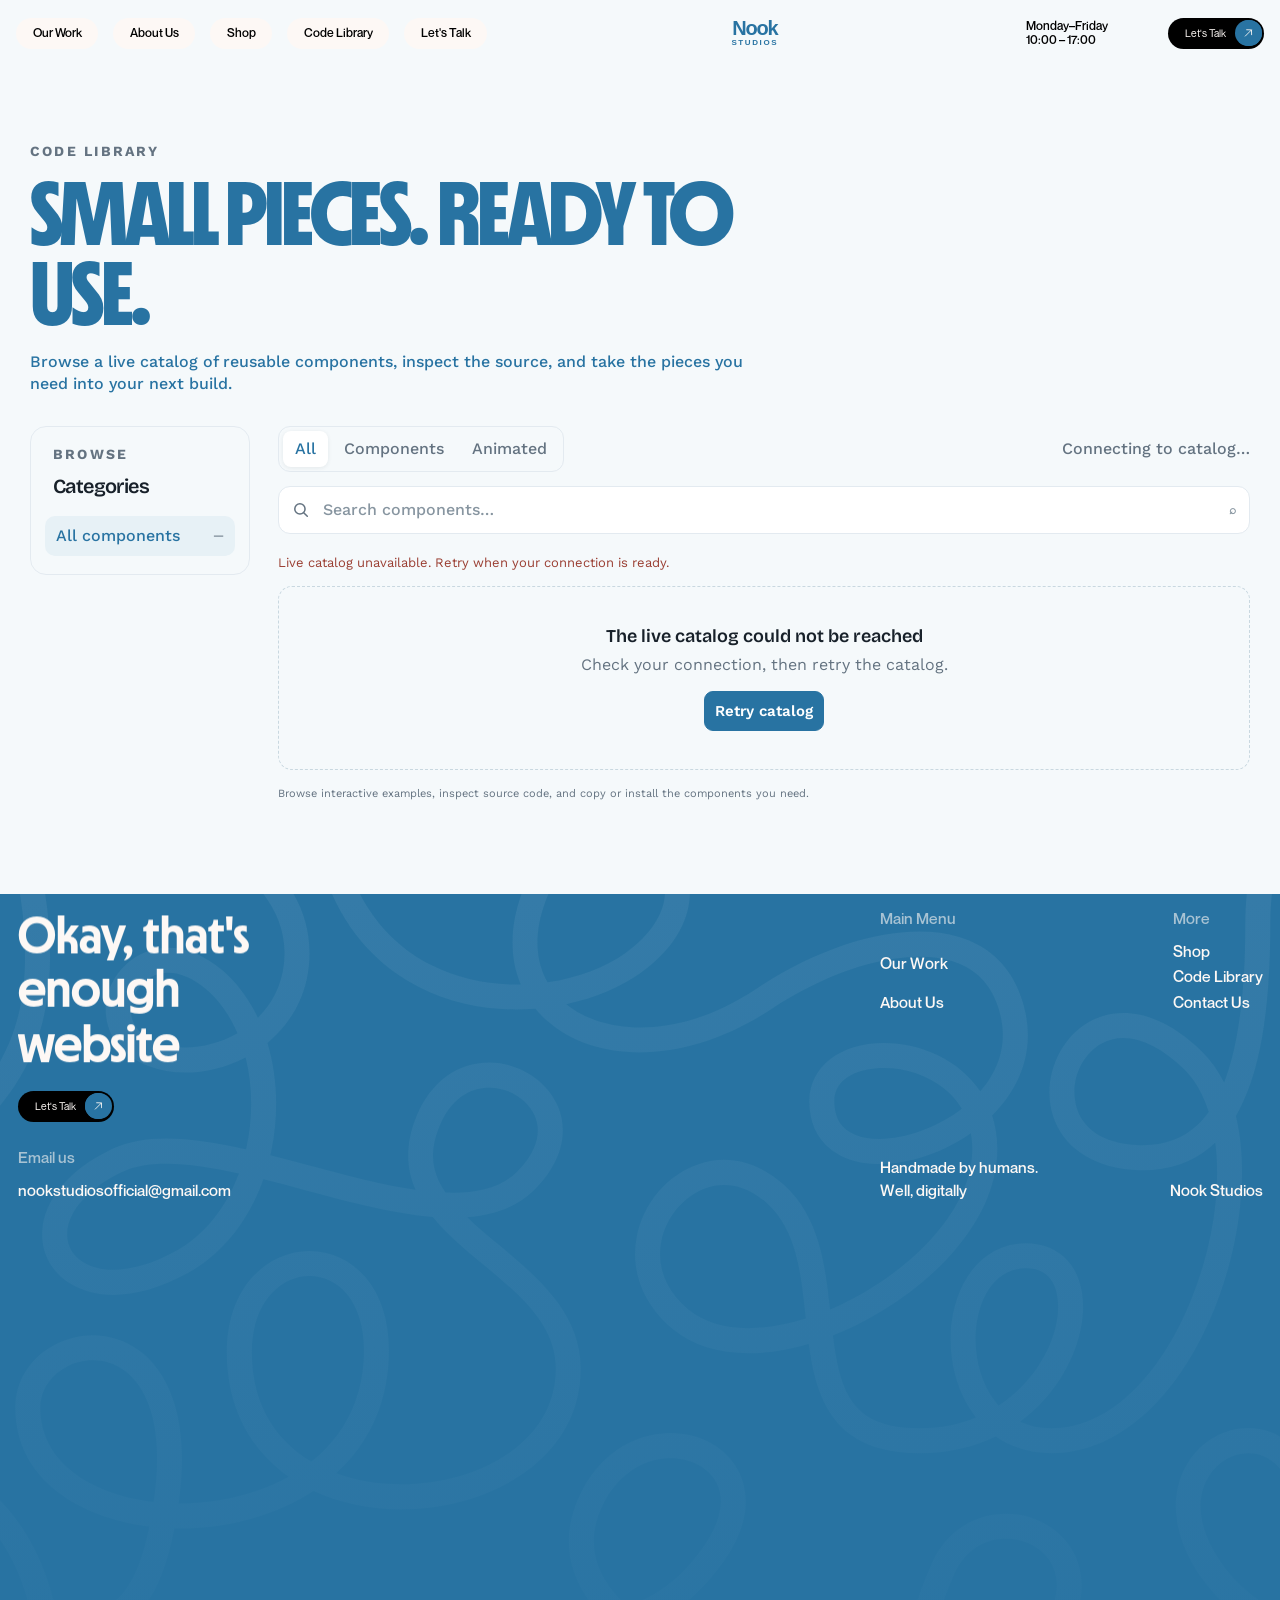
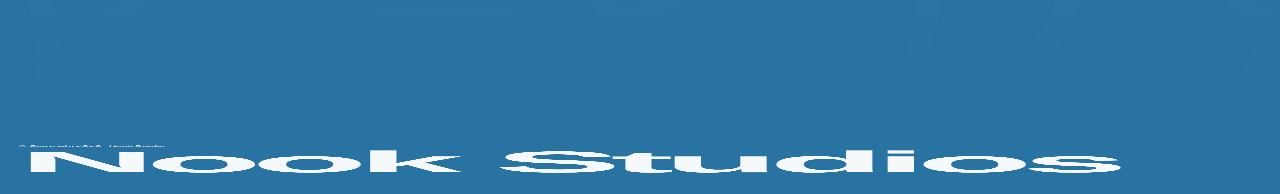
<file: code-library/index.html>
<!doctype html><html lang="en"><head><link rel="preconnect" href="https://esm.sh" crossorigin><link rel="preconnect" href="https://unpkg.com" crossorigin><link rel="preconnect" href="https://cdn.jsdelivr.net" crossorigin><link rel="preconnect" href="https://ui.watermelon.sh" crossorigin><link rel="preconnect" href="https://raw.githubusercontent.com" crossorigin><meta charset="utf-8"><meta name="viewport" content="width=device-width,initial-scale=1"><meta name="description" content="Ready-to-use interface components with live previews and copyable code."><meta name="theme-color" content="#ffffff"><title>Code Library | Buildr Co</title><link rel="icon" href="/logo.svg" type="image/svg+xml"><link rel="stylesheet" href="/assets/nook-home/styles.css">
<style>@import url('https://fonts.googleapis.com/css2?family=Bricolage+Grotesque:wght@400;500;600;700&family=Work+Sans:wght@400;500;600;700&display=swap');:root{--blue:#2873a2;--green:#3dd883;--ink:#18212a;--muted:#647381;--line:#e3eaf0;--wash:#f5f9fb;--white:#fff}*{box-sizing:border-box}html{scroll-behavior:smooth}body{margin:0;padding:0;background:var(--wash);color:var(--ink);font-family:'Work Sans',Arial,sans-serif;-webkit-font-smoothing:antialiased}a{color:inherit;text-decoration:none}button{font:inherit}.site-header{position:fixed;z-index:100;top:20px;left:0;right:0;padding:0 24px}.nav-shell{width:min(1320px,100%);min-height:76px;margin:0 auto;padding:12px 20px;display:flex;align-items:center;justify-content:space-between;gap:24px;border:1px solid rgba(226,232,238,.92);border-radius:18px;background:rgba(255,255,255,.9);box-shadow:0 10px 35px rgba(31,57,74,.06);backdrop-filter:blur(16px)}.brand{display:flex;align-items:center;gap:10px;flex:0 0 auto}.brand img{display:block;width:98px;height:auto;max-height:42px;object-fit:contain}.brand span{font:700 17px 'Bricolage Grotesque',sans-serif;letter-spacing:-.04em}.desktop-nav{display:flex;align-items:center;justify-content:center;gap:clamp(16px,2.1vw,32px)}.desktop-nav a,.mobile-nav a{font-size:14px;font-weight:600;transition:color .2s ease,transform .2s ease}.desktop-nav a:hover,.desktop-nav a.active{color:var(--blue)}.desktop-nav a:hover{transform:translateY(-1px)}.menu-toggle{display:none;border:1px solid var(--line);background:#fff;border-radius:12px;width:48px;height:44px;align-items:center;justify-content:center;gap:5px;flex-direction:column;cursor:pointer}.menu-toggle span{display:block;width:19px;height:2px;border-radius:2px;background:#24313b;transition:transform .25s ease,opacity .2s ease}.menu-toggle[aria-expanded=true] span:first-child{transform:translateY(3.5px) rotate(45deg)}.menu-toggle[aria-expanded=true] span:last-child{transform:translateY(-3.5px) rotate(-45deg)}.mobile-nav{display:none}.page-shell{width:min(1220px,calc(100% - 48px));margin:0 auto;padding-top:142px;padding-bottom:92px}.eyebrow{margin:0 0 12px;color:var(--blue);font-size:11px;font-weight:700;letter-spacing:.16em;text-transform:uppercase}.page-shell h1,.page-shell h2,.page-shell h3{font-family:'Bricolage Grotesque','Work Sans',sans-serif;letter-spacing:-.045em}.page-shell h1{max-width:820px;margin:0;font-size:clamp(34px,5vw,58px);line-height:1.04;font-weight:600}.page-shell p{color:var(--muted);line-height:1.7}.page-shell .lead{max-width:730px;margin:22px 0 14px;font-size:20px;color:#33424f}.work-heading{padding-bottom:26px}.work-heading h1{font-size:clamp(29px,4vw,44px)}.work-heading>p:last-child{margin:12px 0 0;font-size:15px}.work-grid{columns:4;column-gap:16px}.work-item{display:block;break-inside:avoid;margin:0 0 16px;overflow:hidden;border-radius:14px;background:var(--wash)}.work-item img{display:block;width:100%;height:auto;transition:transform .5s cubic-bezier(.2,.7,.2,1)}.work-item:hover img{transform:scale(1.025)}.about-intro{max-width:850px;padding-bottom:64px}.about-intro>p:not(.eyebrow){max-width:680px;font-size:16px}.service-section{padding:42px 0 30px;border-top:1px solid var(--line)}.section-heading{max-width:700px;margin-bottom:28px}.section-heading h2{margin:0;font-size:clamp(27px,3.5vw,40px);line-height:1.12}.service-grid{display:grid;grid-template-columns:repeat(4,minmax(0,1fr));gap:14px}.service-card{min-height:196px;padding:22px;border:1px solid var(--line);border-radius:16px;background:#fff;transition:transform .25s ease,border-color .25s ease,box-shadow .25s ease}.service-card:hover{transform:translateY(-4px);border-color:#b9d8e9;box-shadow:0 12px 28px rgba(40,115,162,.08)}.service-number{font-size:11px;font-weight:700;letter-spacing:.12em;color:var(--blue)}.service-card h3{margin:26px 0 8px;font-size:20px;letter-spacing:-.03em}.service-card p{margin:0;font-size:14px}.about-note{display:flex;align-items:flex-start;gap:16px;max-width:830px;margin-top:50px;padding:22px 24px;border-radius:16px;background:var(--wash)}.about-note p{margin:0;color:#33424f}.note-dot{flex:0 0 10px;width:10px;height:10px;margin-top:8px;border-radius:50%;background:var(--green)}.shop-intro,.library-intro{max-width:740px;margin-bottom:38px}.shop-intro>p:last-child,.library-intro>p:last-child{font-size:16px}.shop-grid{display:grid;grid-template-columns:repeat(3,minmax(0,1fr));gap:18px}.product-card{overflow:hidden;border:1px solid var(--line);border-radius:17px;background:#fff;transition:transform .25s ease,box-shadow .25s ease}.product-card:hover{transform:translateY(-4px);box-shadow:0 15px 34px rgba(28,61,82,.09)}.product-art{position:relative;height:190px;overflow:hidden;display:flex;align-items:center;justify-content:center;background:#edf5f8}.product-art:before,.product-art:after{content:'';position:absolute;border-radius:20px;transform:rotate(-10deg)}.product-art:before{width:62%;height:120px;background:#fff;box-shadow:0 14px 30px rgba(20,50,65,.12)}.product-art:after{width:38%;height:94px;margin:26px 0 0 40px;background:#c8e4f0;box-shadow:0 10px 24px rgba(20,50,65,.1)}.art-ui{background:#edf5f8}.art-motion{background:#f0f4ff}.art-motion:after{background:#c7d1ff}.art-social{background:#fff0e9}.art-social:after{background:#ffd3bd}.art-brand{background:#edf7ef}.art-brand:after{background:#c3e6ce}.art-resources{background:#f3effa}.art-resources:after{background:#d9cbed}.art-chip,.art-label{position:absolute;z-index:2}.art-chip{top:16px;left:16px;padding:6px 9px;border-radius:99px;background:rgba(255,255,255,.85);color:var(--blue);font-size:10px;font-weight:700}.art-label{bottom:17px;left:18px;color:var(--ink);font-size:12px;font-weight:600}.product-info{display:flex;align-items:flex-start;justify-content:space-between;gap:12px;padding:18px}.product-info h2{margin:0;font-size:18px}.product-info p{margin:7px 0 0;font-size:13px}.coming-soon{flex:0 0 auto;margin-top:2px;padding:6px 9px;border-radius:99px;background:#edf7ef;color:#23734c;font-size:10px;font-weight:700;white-space:nowrap}.shop-footnote{margin:26px 0 0;font-size:13px}.snippet-grid{display:grid;grid-template-columns:repeat(2,minmax(0,1fr));gap:16px}.snippet-card{overflow:hidden;border:1px solid var(--line);border-radius:16px;background:#fff}.snippet-top{display:flex;align-items:flex-start;justify-content:space-between;gap:18px;padding:20px 20px 16px}.snippet-top .eyebrow{margin-bottom:7px;font-size:9px}.snippet-top h2{margin:0;font-size:21px}.snippet-top p:not(.eyebrow){margin:6px 0 0;font-size:13px}.copy-button{flex:0 0 auto;padding:9px 13px;border:1px solid #cfe0e9;border-radius:999px;background:#fff;color:var(--blue);font-size:12px;font-weight:700;cursor:pointer;transition:background .2s,color .2s}.copy-button:hover{background:var(--blue);color:#fff}.snippet-preview{min-height:126px;margin:0 14px 14px;padding:22px;display:flex;align-items:center;justify-content:center;border-radius:12px;background:#f5f9fb}.demo-button{display:inline-flex;align-items:center;gap:12px;padding:12px 18px;border:0;border-radius:999px;background:var(--blue);color:#fff;font-weight:600;cursor:pointer}.demo-card{width:min(100%,280px);display:grid;gap:10px;padding:17px;border:1px solid var(--line);border-radius:13px;background:#fff}.demo-kicker{color:var(--blue);font-size:9px;font-weight:700;letter-spacing:.12em}.demo-card strong{font:600 18px 'Bricolage Grotesque',sans-serif}.demo-link{color:var(--blue);font-size:12px}.loader-demo{display:flex;align-items:center;gap:12px;font-size:13px;color:var(--muted)}.spinner{width:28px;height:28px;border:3px solid #dce8ef;border-top-color:var(--blue);border-radius:50%;animation:spin .75s linear infinite}@keyframes spin{to{transform:rotate(360deg)}}.tooltip-trigger{position:relative;padding:10px 14px;border:1px solid var(--line);border-radius:10px;background:#fff;color:var(--ink);cursor:pointer}.tooltip-bubble{position:absolute;z-index:2;left:50%;bottom:calc(100% + 8px);padding:7px 10px;border-radius:7px;background:#18212a;color:#fff;font-size:11px;white-space:nowrap;opacity:0;transform:translate(-50%,4px);transition:opacity .18s,transform .18s}.tooltip-trigger:hover .tooltip-bubble,.tooltip-trigger:focus-visible .tooltip-bubble{opacity:1;transform:translate(-50%,0)}.motion-demo{display:flex;align-items:center;gap:12px;font-size:14px}.motion-orb{width:18px;height:18px;border-radius:50%;background:var(--green);animation:breathe 1.8s ease-in-out infinite}@keyframes breathe{50%{transform:scale(1.35);opacity:.55}}.ui-demo{width:min(100%,260px)}.status-pill{display:inline-flex;align-items:center;gap:7px;padding:7px 11px;border-radius:999px;background:#e9f8ef;color:#1f6040;font-size:12px;font-weight:700}.status-pill i{width:7px;height:7px;border-radius:50%;background:#3aaf70}.progress-track{height:7px;margin-top:14px;overflow:hidden;border-radius:10px;background:#dfe9ef}.progress-track span{display:block;width:68%;height:100%;border-radius:inherit;background:var(--blue)}.site-footer{border-top:1px solid var(--line);padding:25px 24px 32px;color:var(--muted);font-size:12px}.footer-inner{width:min(1220px,100%);margin:auto;display:flex;justify-content:space-between;gap:18px}.footer-inner a{color:var(--blue);font-weight:600}.reveal{opacity:0;transform:translateY(14px);transition:opacity .65s ease,transform .65s ease}.reveal.visible{opacity:1;transform:translateY(0)}@media(max-width:1050px){.work-grid{columns:3}.service-grid{grid-template-columns:repeat(2,minmax(0,1fr))}.shop-grid{grid-template-columns:repeat(2,minmax(0,1fr))}}@media(max-width:760px){.site-header{top:12px;padding:0 14px}.nav-shell{min-height:66px;padding:10px 13px;border-radius:16px}.brand img{width:88px}.desktop-nav{display:none}.menu-toggle{display:flex}.mobile-nav{display:flex;position:absolute;top:calc(100% + 8px);left:14px;right:14px;max-width:1320px;margin:auto;padding:0 12px;flex-direction:column;gap:5px;overflow:hidden;visibility:hidden;opacity:0;transform:translateY(-8px);max-height:0;border:1px solid transparent;border-radius:16px;background:rgba(255,255,255,.97);box-shadow:0 12px 32px rgba(31,57,74,.1);backdrop-filter:blur(16px);transition:max-height .38s cubic-bezier(.2,.7,.2,1),opacity .24s ease,transform .24s ease,padding .3s ease,border-color .3s ease}.mobile-nav.open{visibility:visible;opacity:1;transform:translateY(0);max-height:420px;padding:10px 12px;border-color:var(--line)}.mobile-nav a{padding:12px 14px;border-radius:11px;font-size:14px}.mobile-nav a:hover,.mobile-nav a.active{background:#f1f7fa;color:var(--blue)}.page-shell{width:min(100% - 32px,1220px);padding-top:112px;padding-bottom:65px}.work-heading{padding-bottom:18px}.work-heading h1{font-size:31px}.work-heading>p:last-child{font-size:14px}.work-grid{columns:2;column-gap:10px}.work-item{margin-bottom:10px;border-radius:11px}.about-intro{padding-bottom:38px}.page-shell .lead{font-size:17px}.service-section{padding-top:30px}.service-grid{gap:10px}.service-card{min-height:180px;padding:16px}.service-card h3{margin-top:21px;font-size:18px}.service-card p{font-size:13px}.shop-intro,.library-intro{margin-bottom:26px}.shop-grid{gap:11px}.product-art{height:145px}.product-info{padding:13px;display:block}.product-info h2{font-size:16px}.product-info p{font-size:12px}.coming-soon{display:inline-flex;margin-top:12px}.snippet-grid{grid-template-columns:1fr;gap:12px}.snippet-top{padding:16px}.snippet-preview{min-height:112px}.footer-inner{flex-direction:column;gap:8px}}@media(max-width:390px){.service-grid,.shop-grid{grid-template-columns:1fr}.product-art{height:165px}.work-grid{column-gap:8px}.snippet-top{gap:8px}.copy-button{padding:8px 10px}}@media(prefers-reduced-motion:reduce){*,*::before,*::after{scroll-behavior:auto!important;animation-duration:.01ms!important;animation-iteration-count:1!important;transition-duration:.01ms!important}}
/* Homepage-aligned page typography and navigation */
.site-header .desktop-nav a{font-family:'Work Sans',Arial,sans-serif;font-size:16px;font-weight:600;line-height:1.4}
.site-header .mobile-nav{gap:10px}
.site-header .mobile-nav.open{gap:10px;max-height:420px;padding:16px;overflow-y:auto}
.site-header .mobile-nav a{box-sizing:border-box;display:flex;align-items:center;gap:8px;width:100%;padding:15px 16px;border:1px solid #EAEAEA;border-radius:999px;background:#F8F8FB;color:#301A4B;font-family:'Work Sans',Arial,sans-serif;font-size:16px;font-weight:500;line-height:1.4;text-decoration:none}
.site-header .mobile-nav a:hover,.site-header .mobile-nav a.active,.site-header .mobile-nav a:focus-visible{background:#F1F1F5;color:#301A4B;outline:none}
.page-shell h1,.work-heading h1{font-size:42px;line-height:1;font-weight:600;letter-spacing:-.03em}
@media(min-width:1024px){.page-shell h1,.work-heading h1{font-size:72px}}
.page-shell h2,.page-shell h3{font-size:20px;font-weight:600;letter-spacing:-.03em}
.page-shell .section-heading h2{font-size:32px;line-height:1;font-weight:600;letter-spacing:-.04em}
@media(min-width:768px){.page-shell .section-heading h2{font-size:56px}}
.page-shell p:not(.eyebrow){font-size:16px;line-height:1.5}
.page-shell .eyebrow,.page-shell .service-number,.page-shell .art-chip,.page-shell .art-label,.page-shell .coming-soon,.page-shell .snippet-top .eyebrow,.page-shell .demo-kicker,.page-shell .demo-link,.page-shell .copy-button,.page-shell .tooltip-bubble,.page-shell .loader-demo,.page-shell .motion-demo,.page-shell .status-pill{font-size:14px;line-height:1.4}
.site-footer{font-size:14px;line-height:1.45}
.page-shell pre,.page-shell code{font-size:14px;line-height:1.5}

/* Code Library: page-scoped styles using the existing Buildr Co tokens. */
.library-page .library-intro{max-width:820px;margin-bottom:30px}
.library-page .library-intro>p:last-child{max-width:720px;margin:16px 0 0;color:#33424f}
.library-workspace{display:grid;grid-template-columns:220px minmax(0,1fr);gap:28px;align-items:start}
.library-sidebar{position:sticky;top:118px;padding:18px 14px;border:1px solid var(--line);border-radius:16px;background:var(--wash)}
.library-sidebar-heading{padding:0 8px 12px}
.library-sidebar-heading .eyebrow{margin-bottom:4px}
.library-sidebar-heading h2{margin:0;font-size:20px}
.category-list{display:grid;gap:4px}
.category-filter{width:100%;display:flex;align-items:center;justify-content:space-between;gap:10px;padding:10px 11px;border:0;border-radius:10px;background:transparent;color:var(--ink);font-size:13px;text-align:left;cursor:pointer;transition:background .18s ease,color .18s ease}
.category-filter:hover,.category-filter:focus-visible{background:#eaf2f6;outline:none}
.category-filter.is-active{background:#e7f1f6;color:var(--blue);font-weight:700}
.category-count{min-width:22px;color:var(--muted);font-size:11px;text-align:right}
.library-source-link{display:flex;align-items:center;justify-content:space-between;gap:8px;margin:14px 7px 0;padding-top:14px;border-top:1px solid var(--line);color:var(--blue);font-size:12px;font-weight:700}
.library-browser{min-width:0}
.library-toolbar{display:grid;gap:14px;margin-bottom:14px}
.library-toolbar-top{display:flex;align-items:center;justify-content:space-between;gap:14px;min-height:38px}
.library-type-filter{display:flex;align-items:center;gap:4px;padding:4px;border:1px solid var(--line);border-radius:12px;background:var(--wash)}
.type-filter{padding:8px 12px;border:0;border-radius:8px;background:transparent;color:var(--muted);font-size:12px;font-weight:600;cursor:pointer;transition:background .18s ease,color .18s ease,box-shadow .18s ease}
.type-filter:hover{color:var(--ink)}
.type-filter.is-active{background:#fff;color:var(--blue);box-shadow:0 1px 4px rgba(24,33,42,.08)}
.library-total{margin:0;color:var(--muted);font-size:12px;white-space:nowrap}
.library-search{height:48px;display:flex;align-items:center;gap:11px;padding:0 13px;border:1px solid var(--line);border-radius:12px;background:#fff;transition:border-color .18s ease,box-shadow .18s ease}
.library-search:focus-within{border-color:#a9cbdc;box-shadow:0 0 0 3px rgba(40,115,162,.08)}
.library-search svg{width:18px;height:18px;flex:0 0 auto;fill:none;stroke:var(--muted);stroke-width:1.7;stroke-linecap:round}
.library-search input{width:100%;min-width:0;border:0;outline:0;background:transparent;color:var(--ink);font:500 14px 'Work Sans',Arial,sans-serif}
.library-search input::placeholder{color:#8795a0}
.search-hint{color:#8795a0;font-size:12px}
.library-status{min-height:20px;margin:0 0 13px;color:var(--muted);font-size:12px!important;line-height:1.5!important}
.library-status.is-error{color:#9a3e32}
.component-grid{display:grid;grid-template-columns:repeat(2,minmax(0,1fr));gap:16px}.catalog-skeletons{display:none}.component-grid.is-first-load .catalog-skeletons{display:grid;grid-column:1/-1;grid-template-columns:repeat(2,minmax(0,1fr));gap:16px}.catalog-skeleton-card{min-height:330px;padding:15px;border:1px solid #e5e7eb;border-radius:22px;background:#fff}.skeleton-shimmer{background:linear-gradient(100deg,#edf1f5 20%,#f8fafc 40%,#edf1f5 60%);background-size:200% 100%;animation:skeleton-shimmer 1.35s ease-in-out infinite}@keyframes skeleton-shimmer{to{background-position:-200% 0}}.catalog-skeleton-preview{height:185px;margin-bottom:16px;border-radius:14px}.catalog-skeleton-line{height:12px;margin:11px 0;border-radius:8px}.catalog-skeleton-line.short{width:56%}
.component-card{min-width:0;overflow:hidden;border:1px solid var(--line);border-radius:16px;background:#fff;transition:transform .22s ease,border-color .22s ease,box-shadow .22s ease}
.component-card:hover{transform:translateY(-2px);border-color:#c3dbe7;box-shadow:0 12px 28px rgba(31,57,74,.07)}
.component-visual{position:relative;width:100%;aspect-ratio:16/8.5;display:flex;align-items:center;justify-content:center;overflow:hidden;padding:0;border:0;border-bottom:1px solid var(--line);background:var(--wash);cursor:pointer;text-align:left}
.component-visual img{display:block;width:100%;height:100%;object-fit:cover;transition:transform .35s ease}
.component-card:hover .component-visual img{transform:scale(1.025)}
.component-visual-label{position:absolute;right:12px;bottom:12px;display:inline-flex;align-items:center;gap:6px;padding:6px 9px;border:1px solid rgba(226,232,238,.8);border-radius:999px;background:rgba(255,255,255,.92);color:var(--blue);font-size:10px;font-weight:700;backdrop-filter:blur(8px)}
.component-placeholder{width:100%;height:100%;display:flex;align-items:center;justify-content:center;gap:14px;padding:20px;background:linear-gradient(135deg,#f5f9fb 0%,#edf5f8 100%);color:var(--ink)}
.component-placeholder-mark{width:52px;height:52px;display:grid;place-items:center;border:1px solid #cfe0e9;border-radius:15px;background:#fff;color:var(--blue);font:600 23px 'Bricolage Grotesque',sans-serif;box-shadow:0 8px 22px rgba(28,61,82,.08)}
.component-placeholder-copy{display:grid;gap:4px;max-width:65%}
.component-placeholder-copy strong{overflow:hidden;font:600 15px 'Bricolage Grotesque',sans-serif;text-overflow:ellipsis;white-space:nowrap}
.component-placeholder-copy span{color:var(--muted);font-size:11px;text-transform:capitalize}
.component-info{padding:16px}
.component-meta{display:flex;align-items:center;gap:7px;margin-bottom:8px}
.component-category,.component-kind{display:inline-flex;align-items:center;min-height:23px;padding:4px 8px;border-radius:999px;background:#edf5f8;color:var(--blue);font-size:10px;font-weight:700;text-transform:capitalize}
.component-kind{background:#edf7ef;color:#23734c}
.component-info h3{margin:0;font-size:18px;line-height:1.2}
.component-description{min-height:40px;margin:7px 0 14px!important;color:var(--muted)!important;font-size:13px!important;line-height:1.5!important;display:-webkit-box;-webkit-box-orient:vertical;-webkit-line-clamp:2;overflow:hidden}
.component-actions{display:flex;flex-wrap:wrap;gap:7px}
.library-button{min-height:35px;display:inline-flex;align-items:center;justify-content:center;gap:6px;padding:8px 10px;border:1px solid #cfe0e9;border-radius:9px;background:#fff;color:var(--blue);font:600 11px 'Work Sans',Arial,sans-serif;cursor:pointer;transition:background .18s ease,color .18s ease,border-color .18s ease}
.library-button:hover,.library-button:focus-visible{border-color:var(--blue);background:#f1f7fa;outline:none}
.library-button-primary{border-color:var(--blue);background:var(--blue);color:#fff}
.library-button-primary:hover,.library-button-primary:focus-visible{background:#205f85;color:#fff}
.library-button:disabled{opacity:.55;cursor:not-allowed}
.library-empty{grid-column:1/-1;padding:38px 20px;border:1px dashed #c9d8e0;border-radius:14px;color:var(--muted);text-align:center}
.library-empty strong{display:block;margin-bottom:6px;color:var(--ink);font:600 18px 'Bricolage Grotesque',sans-serif}
.library-empty p{margin:0;font-size:13px}
.library-empty button{margin-top:14px}
.library-footnote{margin:15px 0 0;color:var(--muted);font-size:11px!important;line-height:1.55!important}
.component-dialog{width:min(980px,calc(100% - 32px));max-width:none;max-height:calc(100% - 32px);margin:auto;padding:0;overflow:hidden;border:1px solid var(--line);border-radius:18px;background:#fff;color:var(--ink);box-shadow:0 24px 80px rgba(20,42,56,.22)}
.component-dialog::backdrop{background:rgba(18,31,42,.48);backdrop-filter:blur(3px)}
.detail-shell{max-height:calc(100vh - 34px);display:grid;grid-template-rows:auto auto minmax(0,1fr)}
.detail-header{display:flex;align-items:flex-start;justify-content:space-between;gap:20px;padding:22px 24px 18px;border-bottom:1px solid var(--line)}
.detail-heading{min-width:0}
.detail-kickers{display:flex;align-items:center;gap:7px;margin-bottom:7px}
.detail-category,.detail-kind{padding:4px 8px;border-radius:999px;background:#edf5f8;color:var(--blue);font-size:10px;font-weight:700;text-transform:capitalize}
.detail-kind{background:#edf7ef;color:#23734c}
.detail-header h2{margin:0;font-size:26px;line-height:1.1}
.detail-header p{max-width:700px;margin:7px 0 0;font-size:13px!important}
.dialog-close{width:36px;height:36px;flex:0 0 auto;border:1px solid var(--line);border-radius:10px;background:#fff;color:var(--muted);font-size:23px;line-height:1;cursor:pointer}
.dialog-close:hover{background:var(--wash);color:var(--ink)}
.detail-tabs{display:flex;align-items:center;gap:5px;padding:10px 24px;border-bottom:1px solid var(--line);background:#fff}
.detail-tab{padding:9px 12px;border:0;border-radius:9px;background:transparent;color:var(--muted);font:600 12px 'Work Sans',Arial,sans-serif;cursor:pointer}
.detail-tab:hover{background:var(--wash);color:var(--ink)}
.detail-tab.is-active{background:#edf5f8;color:var(--blue)}
.detail-panel{min-height:0;overflow:auto;padding:18px 24px 24px}
.detail-preview-toolbar{display:flex;align-items:center;justify-content:space-between;gap:12px;margin-bottom:10px;color:var(--ink);font-size:12px;font-weight:700}
.detail-preview-toolbar a,.detail-resource-links a{color:var(--blue);font-size:11px;font-weight:700}
.detail-preview-surface{min-height:280px;overflow:hidden;border:1px solid var(--line);border-radius:12px;background:var(--wash)}
.detail-preview-image{width:100%;height:min(58vh,520px);display:block;object-fit:contain;background:#fff}.detail-preview-placeholder{min-height:280px}
.detail-loading{margin:0;padding:34px 20px;color:var(--muted);font-size:13px;text-align:center}
.preview-attribution{margin:8px 0 0;color:var(--muted);font-size:11px!important}
.code-toolbar{display:flex;align-items:center;justify-content:space-between;gap:12px;margin-bottom:10px}
.code-file-select{display:flex;align-items:center;gap:9px;color:var(--muted);font-size:11px;font-weight:600}
.code-file-select select{max-width:min(60vw,480px);padding:7px 9px;border:1px solid var(--line);border-radius:8px;background:#fff;color:var(--ink);font:500 11px 'Work Sans',Arial,sans-serif}
.code-message{margin:0 0 9px;color:var(--muted);font-size:11px!important}
.source-code{max-height:58vh;min-height:190px;margin:0;padding:18px;overflow:auto;border:1px solid #e0e8ed;border-radius:12px;background:#f7fafb;color:#1e2c36;font:12px/1.6 ui-monospace,SFMono-Regular,Menlo,Monaco,Consolas,monospace;white-space:pre;tab-size:2}
.source-code code{font:inherit}
.install-intro{max-width:640px;margin-bottom:18px}
.install-intro .eyebrow{margin-bottom:6px}
.install-intro h3{margin:0;font-size:22px}
.install-intro>p:last-child{margin:7px 0 0;font-size:13px!important}
.install-command{display:flex;align-items:center;justify-content:space-between;gap:12px;padding:12px;border:1px solid var(--line);border-radius:12px;background:var(--wash)}
.install-command code{min-width:0;overflow:auto;color:var(--ink);font:12px/1.5 ui-monospace,SFMono-Regular,Menlo,Monaco,Consolas,monospace;white-space:nowrap}
.dependency-block{margin-top:18px}
.dependency-block h4{margin:0 0 7px;font:600 13px 'Bricolage Grotesque',sans-serif}
.dependency-block p{margin:0;font-size:12px!important}
.detail-resource-links{display:flex;flex-wrap:wrap;gap:18px;margin-top:20px;padding-top:16px;border-top:1px solid var(--line)}
@media(max-width:900px){.library-workspace{grid-template-columns:190px minmax(0,1fr);gap:18px}.component-grid{gap:12px}.component-info{padding:14px}.component-actions{gap:6px}}
@media(max-width:760px){.library-page .library-intro{margin-bottom:22px}.library-workspace{display:block}.library-sidebar{position:static;margin-bottom:18px;padding:12px}.library-sidebar-heading{padding:0 4px 9px}.library-sidebar-heading .eyebrow{display:none}.library-sidebar-heading h2{font-size:17px}.category-list{display:flex;gap:5px;overflow-x:auto;padding-bottom:3px;scrollbar-width:thin}.category-filter{width:auto;flex:0 0 auto;justify-content:flex-start;padding:9px 11px;white-space:nowrap}.category-count{display:none}.library-source-link{margin:10px 4px 0;padding-top:10px}.library-toolbar-top{align-items:flex-start;flex-direction:column;gap:10px}.library-type-filter{max-width:100%;overflow:auto}.library-total{white-space:normal}.component-grid{grid-template-columns:1fr}.component-grid.is-first-load .catalog-skeletons{grid-template-columns:1fr}.component-info{padding:15px}.component-description{min-height:0}.detail-header{padding:17px 16px 14px}.detail-header h2{font-size:22px}.detail-tabs{padding:8px 12px;overflow-x:auto}.detail-tab{flex:0 0 auto;padding:9px 10px}.detail-panel{padding:14px 14px 18px}.detail-preview-surface iframe{height:55vh}.install-command{align-items:stretch;flex-direction:column}.install-command .library-button{align-self:flex-start}.code-toolbar{align-items:flex-start}.component-dialog{width:calc(100% - 20px);max-height:calc(100% - 20px);border-radius:15px}.detail-shell{max-height:calc(100vh - 22px)}}
@media(max-width:420px){.component-actions .library-button{flex:1 1 auto}.library-search{height:44px}.detail-header{gap:10px}.source-code{padding:13px;font-size:11px}}
@media(prefers-reduced-motion:reduce){.component-card,.component-visual img,.category-filter,.type-filter,.library-button{transition:none!important}}


.library-page .library-intro>p:last-child{font-size:16px!important;font-weight:500;color:#33424f}
.library-page .library-total{font-size:15px;font-weight:500}
.library-page .category-filter,.library-page .type-filter,.library-page .library-search input{font-size:16px!important;font-weight:500}
.library-page .component-info h3{font-size:21px!important;font-weight:600!important;line-height:1.25}
.library-page .component-description{min-height:0;font-size:16px!important;font-weight:500!important;line-height:1.5!important;color:#33424f!important}
.library-page .component-category,.library-page .component-kind{font-size:13px!important;font-weight:600!important}
.library-page .component-visual-label{font-size:14px!important;font-weight:600!important}
.library-page .component-placeholder-copy strong{font-size:18px;font-weight:600}
.library-page .component-placeholder-copy span{font-size:15px;font-weight:500;color:#52616a}
.library-page .library-button{min-height:40px;font-size:15px!important;font-weight:600!important}
#component-dialog .detail-header h2{font-size:24px!important;font-weight:600}
#component-dialog .detail-header p,#component-dialog .detail-description{font-size:16px!important;font-weight:500!important;line-height:1.55!important;color:#33424f!important}
#component-dialog .detail-tab{font-size:15px!important;font-weight:600!important}
#component-dialog .detail-preview-toolbar{font-size:16px!important;font-weight:600}
#component-dialog .preview-attribution,#component-dialog .code-message{font-size:14px!important;font-weight:500!important;line-height:1.5!important;color:#33424f!important}
#component-dialog .detail-preview-surface iframe{display:block;width:100%;height:min(70vh,680px);min-height:520px;border:0;background:#fff}
#component-dialog .source-code{font-size:14px!important;line-height:1.6!important}
#component-dialog .install-intro p:not(.eyebrow),#component-dialog .dependency-block p{font-size:16px!important;font-weight:500;line-height:1.5!important;color:#33424f!important}
#component-dialog .install-intro h3{font-size:22px;font-weight:600}
#component-dialog .detail-resource-links{display:none!important}
@media(max-width:760px){#component-dialog .detail-preview-surface iframe{height:62vh;min-height:440px}.library-page .component-info h3{font-size:19px!important}.library-page .component-description{font-size:16px!important}.library-page .component-actions .library-button{flex:1 1 auto}}

/* Full-page live component workspace: preview first, source below. */
.component-dialog{position:fixed;inset:0;width:100vw;height:100vh;height:100dvh;max-width:none;max-height:none;margin:0;padding:0;overflow:auto;border:0;border-radius:0;background:#fff;color:var(--ink);box-shadow:none;overscroll-behavior:contain}
.component-dialog::backdrop{background:#fff;backdrop-filter:none}
.detail-shell{width:100%;max-width:none;min-height:100%;max-height:none;display:block}
.detail-header{position:sticky;top:0;z-index:10;align-items:center;padding:14px clamp(18px,4vw,64px);background:rgba(255,255,255,.97);backdrop-filter:blur(10px);box-shadow:0 1px 0 var(--line)}
.detail-header h2{font-size:26px!important;font-weight:600}
.detail-header p{font-size:15px!important;line-height:1.45!important}
.detail-panel{width:100%;min-height:0;overflow:visible;padding:22px clamp(18px,4vw,64px) 30px}
.preview-panel{padding-top:22px}
.detail-preview-toolbar{font-size:16px!important;font-weight:600!important;margin-bottom:14px}
.detail-preview-toolbar span:last-child{font-size:14px;font-weight:500;color:#53616c}
.detail-preview-surface{width:100%;min-height:78vh;overflow:hidden;border:0;border-radius:0;background:#fff}
.detail-preview-surface iframe{display:block;width:100%;height:min(82vh,980px);min-height:640px;border:0;background:#fff}
.detail-loading{font-size:16px!important;font-weight:500!important;padding:48px 20px!important}
.preview-attribution{font-size:14px!important;font-weight:500!important;color:#53616c!important;margin-top:12px}
.code-panel,.use-panel{border-top:1px solid var(--line);scroll-margin-top:88px}
.detail-section-heading{margin-bottom:18px}
.detail-section-heading .eyebrow{margin:0 0 6px;color:var(--blue);font-size:12px;font-weight:700;letter-spacing:.08em}
.detail-section-heading h3{margin:0;font-size:24px;font-weight:600}
.detail-section-heading>p:last-child{margin:6px 0 0;color:#53616c;font-size:15px!important;font-weight:500!important}
.code-toolbar{margin:14px 0 10px}
.code-file-select{font-size:14px!important}
.code-file-select select{font-size:14px!important}
.code-message{font-size:14px!important;font-weight:500!important}
.source-code{max-height:none;min-height:240px;font-size:14px!important;line-height:1.65!important;border-radius:12px}
.install-intro{max-width:900px}
.install-intro h3{font-size:24px!important}
.install-intro>p:last-child,.dependency-block p{font-size:15px!important;font-weight:500!important;line-height:1.5!important}
.install-command{max-width:1100px}
.install-command code{font-size:14px}
.dependency-block h4{font-size:17px!important}
@media(max-width:760px){.detail-header{padding:12px 16px}.detail-header h2{font-size:21px!important}.detail-header p{font-size:14px!important}.detail-panel{padding:16px 14px 24px}.detail-preview-toolbar{align-items:flex-start;flex-direction:column;gap:5px}.detail-preview-surface{min-height:70vh}.detail-preview-surface iframe{height:74vh;min-height:520px}.detail-section-heading h3{font-size:21px}.source-code{font-size:13px!important;padding:14px}.install-command{align-items:flex-start;flex-direction:column}.install-command code{max-width:100%;white-space:pre-wrap;overflow-wrap:anywhere}}

.component-visual.live-component-visual{height:300px;aspect-ratio:auto;display:block;padding:0;cursor:default;background:#fff;overflow:hidden}
.inline-live-preview{width:100%;height:100%;min-height:280px;background:#fff}
.component-live-iframe{display:block;width:100%;height:100%;min-height:280px;border:0;background:#fff}
.live-preview-loading,.live-preview-error{display:flex;align-items:center;justify-content:center;width:100%;height:100%;min-height:260px;padding:20px;background:#f5f8fa;color:#53616c;font-size:15px;font-weight:500;text-align:center}
.component-visual-label{z-index:2;pointer-events:none;font-size:13px;font-weight:700}
.detail-preview-surface{min-height:68vh;border:0;border-radius:0;background:#fff}
.detail-live-iframe{display:block;width:100%;height:min(78vh,900px);min-height:560px;border:0;background:#fff}
.component-visual.live-component-visual{height:340px;aspect-ratio:auto;overflow:hidden;background:#fff;cursor:default}
.component-visual.live-component-visual>.inline-live-preview{display:block;width:100%;height:100%;min-height:340px}
.component-live-iframe{height:100%;min-height:340px}
.preview-panel{overflow:visible}
@media(max-width:760px){.component-visual.live-component-visual{height:320px;min-height:320px}.component-live-iframe{min-height:320px}.detail-live-iframe{height:70vh;min-height:460px}}

/* Code-library polish: quieter loading, cleaner cards, and a preview beside source. */
.library-page .component-card{border-radius:18px;box-shadow:0 3px 14px rgba(25,48,63,.035)}
.library-page .component-card:hover{box-shadow:0 14px 32px rgba(25,48,63,.09)}
.library-page .component-info{padding:18px 18px 16px}
.library-page .component-description{min-height:2.8em}
.library-page .library-status{font-size:13px!important}
.live-preview-loading{gap:11px;background:linear-gradient(110deg,#f4f7f9 8%,#e9f0f4 18%,#f4f7f9 33%);background-size:220% 100%;animation:library-shimmer 1.35s ease-in-out infinite}
.live-preview-loading::before{content:"";width:22px;height:22px;flex:0 0 22px;border:2px solid #c5d8e2;border-top-color:var(--blue);border-radius:50%;animation:library-spin .8s linear infinite}
@keyframes library-spin{to{transform:rotate(360deg)}}
@keyframes library-shimmer{to{background-position-x:-220%}}
.component-dialog[data-active-tab="code"]{overflow:hidden}
.component-dialog[data-active-tab="code"] .detail-shell{display:grid;grid-template-columns:minmax(300px,.92fr) minmax(0,1.08fr);grid-template-rows:auto minmax(0,1fr);width:100%;height:100dvh;max-height:none;min-height:0}
.component-dialog[data-active-tab="code"] .detail-header{grid-column:1/-1;grid-row:1;position:relative}
.component-dialog[data-active-tab="code"] #preview-section{grid-column:1;grid-row:2;min-height:0;max-height:none;overflow:auto;border-right:1px solid var(--line)}
.component-dialog[data-active-tab="code"] #code-section{grid-column:2;grid-row:2;min-height:0;max-height:none;overflow:auto;border-top:0}
.component-dialog[data-active-tab="code"] #use-section{display:none}
.component-dialog[data-active-tab="code"] .detail-preview-surface{height:calc(100dvh - 190px);min-height:420px}
.component-dialog[data-active-tab="code"] .detail-preview-surface iframe{height:100%;min-height:420px}
.component-dialog[data-active-tab="code"] .source-code{max-height:calc(100dvh - 300px);overflow:auto}
@media(max-width:900px){.component-dialog[data-active-tab="code"] .detail-shell{grid-template-columns:minmax(0,1fr);grid-template-rows:auto minmax(0,42dvh) minmax(0,1fr);height:100dvh}.component-dialog[data-active-tab="code"] .detail-header{grid-column:1;grid-row:1}.component-dialog[data-active-tab="code"] #preview-section{grid-column:1;grid-row:2;border-right:0;border-bottom:1px solid var(--line);padding-top:12px;padding-bottom:12px}.component-dialog[data-active-tab="code"] #code-section{grid-column:1;grid-row:3}.component-dialog[data-active-tab="code"] .detail-preview-toolbar{margin-bottom:6px}.component-dialog[data-active-tab="code"] .detail-preview-surface{height:calc(42dvh - 100px);min-height:180px}.component-dialog[data-active-tab="code"] .detail-preview-surface iframe{min-height:180px}.component-dialog[data-active-tab="code"] .source-code{max-height:none}}
@media(prefers-reduced-motion:reduce){.live-preview-loading,.live-preview-loading::before{animation:none}}

/* Offline-first card skeleton while each cached live preview boots. */
.library-page .component-visual .live-preview-loading{position:relative;min-height:220px;overflow:hidden;background:linear-gradient(105deg,#f5f8fa 8%,#eaf0f4 18%,#f5f8fa 33%);background-size:220% 100%;animation:library-card-skeleton 1.4s linear infinite}
.library-page .component-visual .live-preview-loading::after{content:"";position:absolute;left:18%;right:18%;top:calc(50% - 30px);height:60px;border-radius:12px;background:linear-gradient(#dfe9ee 0 10px,transparent 10px 20px,#e7eef2 20px 28px,transparent 28px 38px,#e7eef2 38px 46px,transparent 46px);opacity:.9}
@keyframes library-card-skeleton{to{background-position-x:-220%}}
</style><script type="importmap">{"imports":{"react":"https://esm.sh/react@18.3.1","react-dom":"https://esm.sh/react-dom@18.3.1?external=react","react-dom/client":"https://esm.sh/react-dom@18.3.1/client?external=react","react/jsx-runtime":"https://esm.sh/react@18.3.1/jsx-runtime?external=react"}}</script><script src="/code-library-preload.js" defer></script><style id="nook-menu-page-motion">.shop-page .shop-intro h1,.library-page .library-intro h1,.shop-page .shop-category-view h1,.shop-page .shop-category-view h2{max-width:1000px;color:var(--blue);font-family:Mdnichrometest,"Bricolage Grotesque",sans-serif;font-size:clamp(40px,7vw,92px);font-weight:700;letter-spacing:-.04em;line-height:.9;text-transform:uppercase}.shop-page .shop-intro>p:last-child,.library-page .library-intro>p:last-child{color:var(--blue);font-size:clamp(16px,1.8vw,20px);line-height:1.4}.page-shell .nook-menu-motion-ready{will-change:transform,opacity}@media(prefers-reduced-motion:reduce){.page-shell .nook-menu-motion-ready{will-change:auto}}</style></head><body><header class="header"><nav class="navbar-wrap"><div class="navbar-links"><a class="navbar-link-btn w-inline-block" href="/our-work/"><div class="navlink-text">Our Work</div><div class="stroke-fill"><div class="stroke-fill-code w-embed"><svg fill="none" height="100%" viewbox="0 0 75 36" width="100%" xmlns="http://www.w3.org/2000/svg">
<path d="M0 21.5571C0 21.5571 6.56744 2.8501 15.4762 4.44988C25.7691 6.2982 5.66141 21.3471 12.5002 29.1915C22.9246 41.1486 29.3907 -7.93025 42.4603 1.12139C53.3211 8.6432 27.1823 26.7575 37.6982 34.7461C50.754 44.6641 58.0718 -7.92618 67.2619 5.59531C72.4564 13.2381 57.9637 30.3713 67.2619 30.3713C70.8333 30.3713 75 19.753 75 19.753" stroke="currentColor" stroke-linecap="round" stroke-width="24"></path>
</svg>
</div></div><div class="nav-link-btn-svg-draw-code w-embed w-script"><script>
  (function () {
    function initNavbarBtns() {
      if (typeof gsap === 'undefined') return;

      if (typeof DrawSVGPlugin !== 'undefined') {
        gsap.registerPlugin(DrawSVGPlugin);
      }

      const buttons = document.querySelectorAll('.navbar-link-btn');

      buttons.forEach((btn) => {
        const svgs = btn.querySelectorAll('svg');
        svgs.forEach((svg) => {
          svg.style.overflow = 'visible';
          svg.style.width = '100%';
          svg.style.height = '100%';
        });

        const paths = btn.querySelectorAll('.stroke-fill path, .stroke-fill-code path, svg path');
        if (!paths.length) return;

        const strokeFill = btn.querySelector('.stroke-fill');
        if (strokeFill) strokeFill.style.pointerEvents = 'none';

        paths.forEach((path) => {
          path.style.strokeLinecap = 'round';
          path.style.strokeLinejoin = 'round';

          const targetStrokeWidth = parseFloat(path.getAttribute('stroke-width')) || 36;

          gsap.set(path, {
            drawSVG: '0%',
            strokeWidth: 0,
          });

          const tl = gsap.timeline({
            paused: true,
            defaults: { ease: 'power1.inOut' },
          });

          tl.to(path, {
            drawSVG: '100%',
            strokeWidth: targetStrokeWidth,
            duration: 0.5,
          });

          btn.addEventListener('mouseenter', () => tl.timeScale(1).play());
          btn.addEventListener('mouseleave', () => tl.timeScale(1.4).reverse());
        });
      });
    }

    if (document.readyState === 'loading') {
      document.addEventListener('DOMContentLoaded', initNavbarBtns);
    } else {
      initNavbarBtns();
    }
  })();
</script></div></a><a class="navbar-link-btn w-inline-block" href="/about/"><div class="navlink-text">About Us</div><div class="stroke-fill"><div class="stroke-fill-code w-embed"><svg fill="none" height="100%" viewbox="0 0 75 36" width="100%" xmlns="http://www.w3.org/2000/svg">
<path d="M0 21.5571C0 21.5571 6.56744 2.8501 15.4762 4.44988C25.7691 6.2982 5.66141 21.3471 12.5002 29.1915C22.9246 41.1486 29.3907 -7.93025 42.4603 1.12139C53.3211 8.6432 27.1823 26.7575 37.6982 34.7461C50.754 44.6641 58.0718 -7.92618 67.2619 5.59531C72.4564 13.2381 57.9637 30.3713 67.2619 30.3713C70.8333 30.3713 75 19.753 75 19.753" stroke="currentColor" stroke-linecap="round" stroke-width="24"></path>
</svg>
</div></div></a><a class="navbar-link-btn w-inline-block" href="/shop/"><div class="navlink-text">Shop</div><div class="stroke-fill"><div class="stroke-fill-code w-embed"><svg fill="none" height="100%" viewbox="0 0 75 36" width="100%" xmlns="http://www.w3.org/2000/svg">
<path d="M0 21.5571C0 21.5571 6.56744 2.8501 15.4762 4.44988C25.7691 6.2982 5.66141 21.3471 12.5002 29.1915C22.9246 41.1486 29.3907 -7.93025 42.4603 1.12139C53.3211 8.6432 27.1823 26.7575 37.6982 34.7461C50.754 44.6641 58.0718 -7.92618 67.2619 5.59531C72.4564 13.2381 57.9637 30.3713 67.2619 30.3713C70.8333 30.3713 75 19.753 75 19.753" stroke="currentColor" stroke-linecap="round" stroke-width="24"></path>
</svg>
</div></div></a><a class="navbar-link-btn w-inline-block" href="/code-library/" aria-current="page"><div class="navlink-text">Code Library</div><div class="stroke-fill"><div class="stroke-fill-code w-embed"><svg fill="none" height="100%" viewbox="0 0 75 36" width="100%" xmlns="http://www.w3.org/2000/svg">
<path d="M0 21.5571C0 21.5571 6.56744 2.8501 15.4762 4.44988C25.7691 6.2982 5.66141 21.3471 12.5002 29.1915C22.9246 41.1486 29.3907 -7.93025 42.4603 1.12139C53.3211 8.6432 27.1823 26.7575 37.6982 34.7461C50.754 44.6641 58.0718 -7.92618 67.2619 5.59531C72.4564 13.2381 57.9637 30.3713 67.2619 30.3713C70.8333 30.3713 75 19.753 75 19.753" stroke="currentColor" stroke-linecap="round" stroke-width="24"></path>
</svg>
</div></div></a><a class="navbar-link-btn w-inline-block" href="/lets-talk/"><div class="navlink-text">Let&#x27;s Talk</div><div class="stroke-fill"><div class="stroke-fill-code w-embed"><svg fill="none" height="100%" viewbox="0 0 75 36" width="100%" xmlns="http://www.w3.org/2000/svg">
<path d="M0 21.5571C0 21.5571 6.56744 2.8501 15.4762 4.44988C25.7691 6.2982 5.66141 21.3471 12.5002 29.1915C22.9246 41.1486 29.3907 -7.93025 42.4603 1.12139C53.3211 8.6432 27.1823 26.7575 37.6982 34.7461C50.754 44.6641 58.0718 -7.92618 67.2619 5.59531C72.4564 13.2381 57.9637 30.3713 67.2619 30.3713C70.8333 30.3713 75 19.753 75 19.753" stroke="currentColor" stroke-linecap="round" stroke-width="24"></path>
</svg>
</div></div></a></div><a class="navbar-logo w-inline-block" href="/"><div class="logo-svg nook-wordmark" role="img" aria-label="Nook Studios"><span>Nook</span><span>Studios</span></div></a><div class="navbar-right"><div class="navbar-timing">Monday–Friday 10:00 – 17:00</div><div class="cta-wrap"><a class="cta-btn w-inline-block" data-wf--cta-btn--variant="base" href="/lets-talk/"><div class="cta-text">Let's Talk</div><div class="cta-btn-arrow"><div class="svg-arrow-cta w-embed"><svg fill="none" height="10" viewbox="0 0 10 10" width="10" xmlns="http://www.w3.org/2000/svg">
<g clip-path="url(#clip0_190_472)">
<path d="M1.46439 8.53621L8.53546 1.46515M3.05538 1.28837L8.53546 1.46515L8.71223 6.94522" stroke="currentColor" stroke-linecap="round" stroke-linejoin="round"></path>
</g>
<defs>
<clippath id="clip0_190_472">
<rect fill="currentColor" height="10" transform="translate(10) rotate(90)" width="10"></rect>
</clippath>
</defs>
</svg>
</div></div><div class="cta-btn-fill-hover"></div><div class="cta-btn-code w-embed w-script"><script>
  (function () {
    function initCTAButtons() {
      if (typeof gsap === "undefined") return;

      const buttons = document.querySelectorAll(".cta-btn");

      buttons.forEach((btn) => {
        const text = btn.querySelector(".cta-text");
        const arrow = btn.querySelector(".cta-btn-arrow, .svg-arrow-cta");
        const fillHover = btn.querySelector(".cta-btn-fill-hover");

        let arrowLoop = null;

        // 1. Mouse Enter: Scale 10x Fill + Looping Arrow Rotation Bounce
        btn.addEventListener("mouseenter", () => {
          if (fillHover) {
            gsap.to(fillHover, {
              scale: 10,
              duration: 0.55,
              ease: "power2.out",
              overwrite: "auto",
            });
          }

          if (arrow) {
            gsap.set(arrow, { transformOrigin: "center center" });
            if (arrowLoop) arrowLoop.kill();

            arrowLoop = gsap.timeline({ repeat: -1, repeatDelay: 0.2 });
            arrowLoop
              .to(arrow, {
                rotation: -25,
                duration: 0.22,
                ease: "power2.out",
              })
              .to(arrow, {
                rotation: 0,
                duration: 0.4,
                ease: "back.out(2.5)",
              });
          }
        });

        // 2. Magnetic Movement (Jitter-Free: Uses true static origin)
        btn.addEventListener("mousemove", (e) => {
          const rect = btn.getBoundingClientRect();
          const currentX = gsap.getProperty(btn, "x") || 0;
          const currentY = gsap.getProperty(btn, "y") || 0;

          // True center of button before any transform offset
          const originCenterX = rect.left - currentX + rect.width / 2;
          const originCenterY = rect.top - currentY + rect.height / 2;

          const deltaX = e.clientX - originCenterX;
          const deltaY = e.clientY - originCenterY;

          // Button magnetic translation
          gsap.to(btn, {
            x: deltaX * 0.35,
            y: deltaY * 0.35,
            duration: 0.3,
            ease: "power2.out",
            overwrite: "auto",
          });

          // Inner elements parallax
          const innerElements = [text, arrow].filter(Boolean);
          if (innerElements.length) {
            gsap.to(innerElements, {
              x: deltaX * 0.15,
              y: deltaY * 0.15,
              duration: 0.3,
              ease: "power2.out",
              overwrite: "auto",
            });
          }
        });

        // 3. Mouse Leave: Snap back with spring elasticity & reset
        btn.addEventListener("mouseleave", () => {
          if (arrowLoop) {
            arrowLoop.kill();
            arrowLoop = null;
          }
          if (arrow) {
            gsap.to(arrow, {
              rotation: 0,
              duration: 0.35,
              ease: "power2.out",
              overwrite: "auto",
            });
          }

          gsap.to(btn, {
            x: 0,
            y: 0,
            duration: 0.8,
            ease: "elastic.out(1.1, 0.4)",
            overwrite: "auto",
          });

          const innerElements = [text, arrow].filter(Boolean);
          if (innerElements.length) {
            gsap.to(innerElements, {
              x: 0,
              y: 0,
              duration: 0.8,
              ease: "elastic.out(1.1, 0.4)",
              overwrite: "auto",
            });
          }

          if (fillHover) {
            gsap.to(fillHover, {
              scale: 1,
              duration: 0.45,
              ease: "power2.out",
              overwrite: "auto",
            });
          }
        });
      });
    }

    if (document.readyState === "loading") {
      document.addEventListener("DOMContentLoaded", initCTAButtons);
    } else {
      initCTAButtons();
    }
  })();
</script>
</div></a></div><div class="ham-btn"><div class="ham-svg w-embed"><!-- ======================================================= -->
<!-- Nook — INTERACTIVE MENU / TOGGLE BUTTON COMPONENT       -->
<!-- Copy-paste this entire block inside your Webflow Embed    -->
<!-- ======================================================= -->
<!-- Functional & Layout CSS -->
<style>
  .nook-nav-toggle-btn {
    width: 2.5em !important;
    height: 2.5em !important;
    min-width: 2.5em !important;
    min-height: 2.5em !important;
    display: flex !important;
    align-items: center !important;
    justify-content: center !important;
    border: 2px solid #2873a2 !important;
    border-radius: 0.25em !important;
    background-color: #F5F9FB !important;
    box-sizing: border-box !important;
    cursor: pointer !important;
    padding: 0.35em !important;
    position: relative !important;
    user-select: none !important;
    -webkit-tap-highlight-color: transparent !important;
  }

  .nook-toggle-svg {
    width: 100% !important;
    height: 100% !important;
    max-width: 100% !important;
    max-height: 100% !important;
    overflow: visible !important;
    display: block !important;
    transform-origin: center center !important;
    will-change: transform;
    pointer-events: none !important;
  }

  .nook-toggle-svg path {
    will-change: stroke-dashoffset, stroke-dasharray, stroke-width;
  }
</style>
<!-- ========================================================= -->
<!-- COMPLETE BUTTON COMPONENT (Contains the Orange Border Box)-->
<!-- ========================================================= -->
<div aria-label="Toggle Menu" class="nook-nav-toggle-btn" role="button" tabindex="0">
<svg class="nook-toggle-svg" fill="none" viewbox="-2 6.52 36 36" xmlns="http://www.w3.org/2000/svg">
<!-- Looping Horseshoe -> Vertical Stem Path -->
<path class="orange-path" d="M7.01247 34.0204C7.01247 34.0204 10.1314 34.0204 20.8246 34.0204C31.5179 34.0204 31.2364 16.0204 20.8246 16.0205C10.4128 16.0205 9.00975 16.0196 9.00975 16.0196C5.0415 16.0196 2 12.8812 2 9.00979C2 5.13839 5.13839 2 9.00979 2C12.8679 2.01076 15.9893 5.1363 16 8.98937V34.5196" stroke="#2873a2" stroke-linecap="round" stroke-width="4"></path>
<!-- Cross Bar (Left -> Right) -->
<path class="cross-path" d="M6 24.52H26" stroke="#2873a2" stroke-linecap="round" stroke-width="0"></path>
</svg>
</div>
</div></div></div><div class="ham-navbar"><div class="ham-navbar-html w-embed w-script"><!-- ======================================================= -->
<!-- Nook — COMPLETE MOBILE NAVBAR + MORPHING TOGGLE ICON    -->
<!-- Webflow Hierarchy:                                        -->
<!-- navbar                                                    -->
<!--   └── nook-nav-toggle-btn (Embed containing the SVG)     -->
<!-- -->
<!-- ham-navbar (Fixed overlay menu <= 768px)                  -->
<!--   └── hamburger-links                                     -->
<!--         ├── navbar-link-btn (Link 1)                      -->
<!--         ├── navbar-link-btn (Link 2)                      -->
<!--         └── ham-cta (CTA Button)                          -->
<!-- ======================================================= -->
<!-- Functional & Layout CSS -->
<style>
  /* Base state: strictly fixed and removed from DOM flow so it never occupies space */
  .ham-navbar {
    display: none;
    position: fixed !important;
    top: 0 !important;
    left: 0 !important;
    right: 0 !important;
    bottom: 0 !important;
    width: 100vw !important;
    width: 100svw !important;
    height: 100vh !important;
    height: 100svh !important; height: 100dvh !important;
    background-color: rgba(245, 249, 251, 0.95) !important;
    opacity: 0;
    pointer-events: none;
    overflow-y: auto !important; overscroll-behavior: contain !important; -webkit-overflow-scrolling: touch !important;
    overflow-x: hidden !important;
    margin: 0 !important;
  }

  /* When open on mobile (<= 768px) */
  @media (max-width: 768px) {
    .ham-navbar.is-open {
      display: block !important;
      opacity: 1;
      pointer-events: auto !important;
    }

    .hamburger-links > * {
      will-change: transform, opacity;
      transform-origin: center center;
    }
  }

  /* Strictly hidden on desktop (> 768px) */
  @media (min-width: 769px) {
    .ham-navbar,
    .ham-navbar.is-open {
      display: none !important;
      visibility: hidden !important;
      pointer-events: none !important;
    }
  }
</style>
<script>
  (function () {
    function initNookMobileSystem() {
      if (typeof gsap === "undefined") return;

      const hamNavbar = document.querySelector(".ham-navbar");
      const toggleButtons = Array.from(
        document.querySelectorAll(
          ".nook-nav-toggle-btn, .nook-toggle-btn, .menu-btn, .nav-toggle, [data-menu-toggle]",
        ),
      );

      let isMenuOpen = false;
      let navTimeline = null;
      let iconTimeline = null;

      // -------------------------------------------------------------
      // 1. Setup Toggle SVG Morphing Timeline (Horseshoe <-> 45deg Cross)
      // -------------------------------------------------------------
      const svgEls = Array.from(
        document.querySelectorAll(".nook-toggle-svg, .target-svg"),
      );

      let orangePath = null;
      let crossPath = null;
      let orangeTotalLen = 0;
      let crossTotalLen = 20;
      let horseshoeLen = 0;
      let stemLen = 20.0;
      let finalOffset = 0;
      let dashObj = null;

      if (svgEls.length) {
        const primarySvg = svgEls[0];
        orangePath =
          primarySvg.querySelector(".orange-path") ||
          primarySvg.querySelectorAll("path")[0];
        crossPath =
          primarySvg.querySelector(".cross-path") ||
          primarySvg.querySelectorAll("path")[1];

        if (orangePath && crossPath) {
          orangeTotalLen = orangePath.getTotalLength();
          crossTotalLen = crossPath.getTotalLength() || 20;

          horseshoeLen = orangeTotalLen * 0.44;
          for (let len = 0; len < orangeTotalLen; len += 0.2) {
            const pt = orangePath.getPointAtLength(len);
            if (len > 30 && pt.x <= 9.05 && Math.abs(pt.y - 16.02) < 0.3) {
              horseshoeLen = len;
              break;
            }
          }

          finalOffset = -(orangeTotalLen - stemLen);

          // Initial SVG state
          svgEls.forEach((svg) => {
            const op =
              svg.querySelector(".orange-path") ||
              svg.querySelectorAll("path")[0];
            const cp =
              svg.querySelector(".cross-path") ||
              svg.querySelectorAll("path")[1];
            if (op) {
              op.style.strokeDasharray = `${horseshoeLen} ${orangeTotalLen}`;
              op.style.strokeDashoffset = "0";
            }
            if (cp) {
              cp.style.strokeDasharray = `${crossTotalLen} ${crossTotalLen}`;
              cp.style.strokeDashoffset = `${crossTotalLen}`;
              gsap.set(cp, { strokeWidth: 0 });
            }
            gsap.set(svg, { rotation: 0, transformOrigin: "center center" });
          });

          iconTimeline = gsap.timeline({ paused: true });
          dashObj = { len: horseshoeLen, offset: 0 };

          iconTimeline
            .to(
              dashObj,
              {
                len: stemLen,
                offset: finalOffset,
                duration: 0.85,
                ease: "power2.inOut",
                onUpdate: () => {
                  svgEls.forEach((svg) => {
                    const op =
                      svg.querySelector(".orange-path") ||
                      svg.querySelectorAll("path")[0];
                    if (op) {
                      op.style.strokeDasharray = `${dashObj.len} ${orangeTotalLen}`;
                      op.style.strokeDashoffset = `${dashObj.offset}`;
                    }
                  });
                },
              },
              0,
            )
            .to(
              svgEls
                .map(
                  (svg) =>
                    svg.querySelector(".cross-path") ||
                    svg.querySelectorAll("path")[1],
                )
                .filter(Boolean),
              {
                strokeWidth: 4,
                duration: 0.12,
                ease: "back.out(2)",
              },
              0.1,
            )
            .to(
              svgEls
                .map(
                  (svg) =>
                    svg.querySelector(".cross-path") ||
                    svg.querySelectorAll("path")[1],
                )
                .filter(Boolean),
              {
                strokeDashoffset: 0,
                duration: 0.6,
                ease: "power2.out",
              },
              0.2,
            )
            .to(
              svgEls,
              {
                rotation: 45,
                duration: 0.85,
                ease: "power3.inOut",
              },
              0,
            );
        }
      }

      // -------------------------------------------------------------
      // 2. Setup Fullscreen Menu Entrance & Stagger Links
      // -------------------------------------------------------------
      const linksContainer = hamNavbar
        ? hamNavbar.querySelector(".hamburger-links")
        : null;
      const linkItems = linksContainer
        ? Array.from(linksContainer.children)
        : [];

      function openMenu() {
        if (isMenuOpen) return;
        isMenuOpen = true;

        // Play Icon Morph
        if (iconTimeline) iconTimeline.play();

        if (hamNavbar) {
          document.body.style.overflow = "hidden";
          hamNavbar.classList.add("is-open");
          hamNavbar.style.display = "flex";
          hamNavbar.style.pointerEvents = "auto";

          if (navTimeline) navTimeline.kill();
          navTimeline = gsap.timeline();

          navTimeline.fromTo(
            hamNavbar,
            { opacity: 0 },
            { opacity: 1, duration: 0.4, ease: "power2.out" },
            0,
          );

          if (linkItems.length) {
            linkItems.forEach((item, index) => {
              const randomTilt = gsap.utils.random(-10, 10);
              navTimeline.fromTo(
                item,
                {
                  opacity: 0,
                  x: -35,
                  y: 50,
                  scale: 0.4,
                  rotation: randomTilt,
                },
                {
                  opacity: 1,
                  x: 0,
                  y: 0,
                  scale: 1,
                  rotation: 0,
                  duration: 0.75,
                  ease: "back.out(2.2)", // Signature Nook spring bounce
                },
                0.15 + index * 0.09,
              );
            });
          }
        }
      }

      function closeMenu() {
        if (!isMenuOpen) return;

        // Reverse Icon Morph
        if (iconTimeline) iconTimeline.reverse();

        if (hamNavbar) {
          if (navTimeline) navTimeline.kill();
          navTimeline = gsap.timeline({
            onComplete: () => {
              hamNavbar.classList.remove("is-open");
              hamNavbar.style.display = "none";
              hamNavbar.style.pointerEvents = "none";
              document.body.style.overflow = "";
              isMenuOpen = false;
            },
          });

          if (linkItems.length) {
            navTimeline.to(
              linkItems,
              {
                opacity: 0,
                y: 20,
                scale: 0.8,
                duration: 0.25,
                stagger: 0.04,
                ease: "power2.in",
              },
              0,
            );
          }

          navTimeline.to(
            hamNavbar,
            { opacity: 0, duration: 0.3, ease: "power2.inOut" },
            0.1,
          );
        } else {
          isMenuOpen = false;
        }
      }

      function toggleMenu(e) {
        if (e) e.stopPropagation();
        if (isMenuOpen) {
          closeMenu();
        } else {
          openMenu();
        }
      }

      // -------------------------------------------------------------
      // 3. Event Listeners
      // -------------------------------------------------------------
      toggleButtons.forEach((btn) => {
        if (!btn.__nookBound) {
          btn.__nookBound = true;
          btn.addEventListener("click", toggleMenu);
        }
      });

      // Close when clicking on any link inside the menu
      linkItems.forEach((item) => {
        const clickable =
          item.tagName.toLowerCase() === "a" ? item : item.querySelector("a");
        if (clickable) {
          clickable.addEventListener("click", () => {
            closeMenu();
          });
        }
      });

      // Global API
      window.__nookMobileMenu = {
        open: openMenu,
        close: closeMenu,
        toggle: toggleMenu,
        isOpen: () => isMenuOpen,
      };
    }

    // Defensive loading with GSAP polling
    function safeInit() {
      if (typeof gsap !== "undefined") {
        initNookMobileSystem();
      } else {
        let count = 0;
        const checkGsap = setInterval(() => {
          count++;
          if (typeof gsap !== "undefined") {
            clearInterval(checkGsap);
            initNookMobileSystem();
          } else if (count > 40) {
            clearInterval(checkGsap);
          }
        }, 80);
      }
    }

    if (document.readyState === "loading") {
      document.addEventListener("DOMContentLoaded", safeInit);
    } else {
      safeInit();
    }

    window.addEventListener("load", safeInit);

    if (window.Webflow) {
      window.Webflow.push(function () {
        safeInit();
      });
    }
  })();
</script>
</div><div class="hamburger-links"><a class="navbar-link-btn w-inline-block" href="/our-work/"><div class="navlink-text">Our Work</div><div class="stroke-fill"><div class="stroke-fill-code w-embed"><svg fill="none" height="100%" viewbox="0 0 75 36" width="100%" xmlns="http://www.w3.org/2000/svg">
<path d="M0 21.5571C0 21.5571 6.56744 2.8501 15.4762 4.44988C25.7691 6.2982 5.66141 21.3471 12.5002 29.1915C22.9246 41.1486 29.3907 -7.93025 42.4603 1.12139C53.3211 8.6432 27.1823 26.7575 37.6982 34.7461C50.754 44.6641 58.0718 -7.92618 67.2619 5.59531C72.4564 13.2381 57.9637 30.3713 67.2619 30.3713C70.8333 30.3713 75 19.753 75 19.753" stroke="currentColor" stroke-linecap="round" stroke-width="24"></path>
</svg>
</div></div></a><a class="navbar-link-btn w-inline-block" href="/about/"><div class="navlink-text">About Us</div><div class="stroke-fill"><div class="stroke-fill-code w-embed"><svg fill="none" height="100%" viewbox="0 0 75 36" width="100%" xmlns="http://www.w3.org/2000/svg">
<path d="M0 21.5571C0 21.5571 6.56744 2.8501 15.4762 4.44988C25.7691 6.2982 5.66141 21.3471 12.5002 29.1915C22.9246 41.1486 29.3907 -7.93025 42.4603 1.12139C53.3211 8.6432 27.1823 26.7575 37.6982 34.7461C50.754 44.6641 58.0718 -7.92618 67.2619 5.59531C72.4564 13.2381 57.9637 30.3713 67.2619 30.3713C70.8333 30.3713 75 19.753 75 19.753" stroke="currentColor" stroke-linecap="round" stroke-width="24"></path>
</svg>
</div></div></a><a class="navbar-link-btn w-inline-block" href="/shop/"><div class="navlink-text">Shop</div><div class="stroke-fill"><div class="stroke-fill-code w-embed"><svg fill="none" height="100%" viewbox="0 0 75 36" width="100%" xmlns="http://www.w3.org/2000/svg">
<path d="M0 21.5571C0 21.5571 6.56744 2.8501 15.4762 4.44988C25.7691 6.2982 5.66141 21.3471 12.5002 29.1915C22.9246 41.1486 29.3907 -7.93025 42.4603 1.12139C53.3211 8.6432 27.1823 26.7575 37.6982 34.7461C50.754 44.6641 58.0718 -7.92618 67.2619 5.59531C72.4564 13.2381 57.9637 30.3713 67.2619 30.3713C70.8333 30.3713 75 19.753 75 19.753" stroke="currentColor" stroke-linecap="round" stroke-width="24"></path>
</svg>
</div></div></a><a class="navbar-link-btn w-inline-block" href="/code-library/" aria-current="page"><div class="navlink-text">Code Library</div><div class="stroke-fill"><div class="stroke-fill-code w-embed"><svg fill="none" height="100%" viewbox="0 0 75 36" width="100%" xmlns="http://www.w3.org/2000/svg">
<path d="M0 21.5571C0 21.5571 6.56744 2.8501 15.4762 4.44988C25.7691 6.2982 5.66141 21.3471 12.5002 29.1915C22.9246 41.1486 29.3907 -7.93025 42.4603 1.12139C53.3211 8.6432 27.1823 26.7575 37.6982 34.7461C50.754 44.6641 58.0718 -7.92618 67.2619 5.59531C72.4564 13.2381 57.9637 30.3713 67.2619 30.3713C70.8333 30.3713 75 19.753 75 19.753" stroke="currentColor" stroke-linecap="round" stroke-width="24"></path>
</svg>
</div></div></a><div class="ham-cta"><a class="cta-btn w-inline-block" data-wf--cta-btn--variant="base" href="/lets-talk/"><div class="cta-text">Let's Talk</div><div class="cta-btn-arrow"><div class="svg-arrow-cta w-embed"><svg fill="none" height="10" viewbox="0 0 10 10" width="10" xmlns="http://www.w3.org/2000/svg">
<g clip-path="url(#clip0_190_472)">
<path d="M1.46439 8.53621L8.53546 1.46515M3.05538 1.28837L8.53546 1.46515L8.71223 6.94522" stroke="currentColor" stroke-linecap="round" stroke-linejoin="round"></path>
</g>
<defs>
<clippath id="clip0_190_472">
<rect fill="currentColor" height="10" transform="translate(10) rotate(90)" width="10"></rect>
</clippath>
</defs>
</svg>
</div></div><div class="cta-btn-fill-hover"></div><div class="cta-btn-code w-embed w-script"><script>
  (function () {
    function initCTAButtons() {
      if (typeof gsap === "undefined") return;

      const buttons = document.querySelectorAll(".cta-btn");

      buttons.forEach((btn) => {
        const text = btn.querySelector(".cta-text");
        const arrow = btn.querySelector(".cta-btn-arrow, .svg-arrow-cta");
        const fillHover = btn.querySelector(".cta-btn-fill-hover");

        let arrowLoop = null;

        // 1. Mouse Enter: Scale 10x Fill + Looping Arrow Rotation Bounce
        btn.addEventListener("mouseenter", () => {
          if (fillHover) {
            gsap.to(fillHover, {
              scale: 10,
              duration: 0.55,
              ease: "power2.out",
              overwrite: "auto",
            });
          }

          if (arrow) {
            gsap.set(arrow, { transformOrigin: "center center" });
            if (arrowLoop) arrowLoop.kill();

            arrowLoop = gsap.timeline({ repeat: -1, repeatDelay: 0.2 });
            arrowLoop
              .to(arrow, {
                rotation: -25,
                duration: 0.22,
                ease: "power2.out",
              })
              .to(arrow, {
                rotation: 0,
                duration: 0.4,
                ease: "back.out(2.5)",
              });
          }
        });

        // 2. Magnetic Movement (Jitter-Free: Uses true static origin)
        btn.addEventListener("mousemove", (e) => {
          const rect = btn.getBoundingClientRect();
          const currentX = gsap.getProperty(btn, "x") || 0;
          const currentY = gsap.getProperty(btn, "y") || 0;

          // True center of button before any transform offset
          const originCenterX = rect.left - currentX + rect.width / 2;
          const originCenterY = rect.top - currentY + rect.height / 2;

          const deltaX = e.clientX - originCenterX;
          const deltaY = e.clientY - originCenterY;

          // Button magnetic translation
          gsap.to(btn, {
            x: deltaX * 0.35,
            y: deltaY * 0.35,
            duration: 0.3,
            ease: "power2.out",
            overwrite: "auto",
          });

          // Inner elements parallax
          const innerElements = [text, arrow].filter(Boolean);
          if (innerElements.length) {
            gsap.to(innerElements, {
              x: deltaX * 0.15,
              y: deltaY * 0.15,
              duration: 0.3,
              ease: "power2.out",
              overwrite: "auto",
            });
          }
        });

        // 3. Mouse Leave: Snap back with spring elasticity & reset
        btn.addEventListener("mouseleave", () => {
          if (arrowLoop) {
            arrowLoop.kill();
            arrowLoop = null;
          }
          if (arrow) {
            gsap.to(arrow, {
              rotation: 0,
              duration: 0.35,
              ease: "power2.out",
              overwrite: "auto",
            });
          }

          gsap.to(btn, {
            x: 0,
            y: 0,
            duration: 0.8,
            ease: "elastic.out(1.1, 0.4)",
            overwrite: "auto",
          });

          const innerElements = [text, arrow].filter(Boolean);
          if (innerElements.length) {
            gsap.to(innerElements, {
              x: 0,
              y: 0,
              duration: 0.8,
              ease: "elastic.out(1.1, 0.4)",
              overwrite: "auto",
            });
          }

          if (fillHover) {
            gsap.to(fillHover, {
              scale: 1,
              duration: 0.45,
              ease: "power2.out",
              overwrite: "auto",
            });
          }
        });
      });
    }

    if (document.readyState === "loading") {
      document.addEventListener("DOMContentLoaded", initCTAButtons);
    } else {
      initCTAButtons();
    }
  })();
</script>
</div></a></div></div></div></nav></header><main class="page-shell library-page">
<section class="library-intro reveal">
<p class="eyebrow">CODE LIBRARY</p>
<h1>Small pieces. Ready to use.</h1>
<p>Browse a live catalog of reusable components, inspect the source, and take the pieces you need into your next build.</p>
</section>
<section class="library-workspace" aria-label="Component library">
<aside class="library-sidebar" aria-label="Browse by category">
<div class="library-sidebar-heading"><p class="eyebrow">BROWSE</p><h2>Categories</h2></div>
<nav class="category-list" id="category-list" aria-label="Component categories">
<button class="category-filter is-active" type="button" data-category="" aria-pressed="true"><span>All components</span><span class="category-count" id="all-category-count">—</span></button>
</nav>

</aside>
<div class="library-browser">
<div class="library-toolbar">
<div class="library-toolbar-top">
<div class="library-type-filter" role="group" aria-label="Filter component type">
<button class="type-filter is-active" type="button" data-kind="all" aria-pressed="true">All</button>
<button class="type-filter" type="button" data-kind="components" aria-pressed="false">Components</button>
<button class="type-filter" type="button" data-kind="animated-components" aria-pressed="false">Animated</button>
</div>
<p class="library-total" id="library-total">Connecting to catalog…</p>
</div>
<label class="library-search">
<svg viewBox="0 0 20 20" aria-hidden="true"><circle cx="8.8" cy="8.8" r="5.7"></circle><path d="m13 13 4 4"></path></svg>
<input id="component-search" type="search" autocomplete="off" placeholder="Search components…" aria-label="Search components">
<span class="search-hint" aria-hidden="true">⌕</span>
</label>
</div>
<p class="library-status" id="library-status" role="status" aria-live="polite">Loading the live component library…</p>
<div class="component-grid is-first-load" id="component-grid" aria-live="polite" aria-busy="true"><div class="catalog-skeletons" aria-hidden="true"><div class="catalog-skeleton-card"><div class="catalog-skeleton-preview skeleton-shimmer"></div><div class="catalog-skeleton-line skeleton-shimmer"></div><div class="catalog-skeleton-line short skeleton-shimmer"></div></div><div class="catalog-skeleton-card"><div class="catalog-skeleton-preview skeleton-shimmer"></div><div class="catalog-skeleton-line skeleton-shimmer"></div><div class="catalog-skeleton-line short skeleton-shimmer"></div></div><div class="catalog-skeleton-card"><div class="catalog-skeleton-preview skeleton-shimmer"></div><div class="catalog-skeleton-line skeleton-shimmer"></div><div class="catalog-skeleton-line short skeleton-shimmer"></div></div><div class="catalog-skeleton-card"><div class="catalog-skeleton-preview skeleton-shimmer"></div><div class="catalog-skeleton-line skeleton-shimmer"></div><div class="catalog-skeleton-line short skeleton-shimmer"></div></div></div></div>
<p class="library-footnote">Browse interactive examples, inspect source code, and copy or install the components you need.</p>
</div>
</section>
<dialog class="component-dialog" id="component-dialog" aria-labelledby="detail-title">
<div class="detail-shell">
<header class="detail-header">
<div class="detail-heading"><div class="detail-kickers"><span id="detail-category" class="detail-category"></span><span id="detail-kind" class="detail-kind"></span></div><h2 id="detail-title"></h2><p id="detail-description"></p></div>
<button class="dialog-close" type="button" aria-label="Close component details">×</button>
</header>
<section class="detail-panel preview-panel" id="preview-section" data-detail-panel="preview">
<div class="detail-preview-toolbar"><span>Live component</span><span>Use it here, then scroll down for its code</span></div>
<div class="detail-preview-surface" id="detail-preview-surface"><p class="detail-loading">Choose a component to load its live examples.</p></div>
<p class="preview-attribution">This component is live and interactive. Its source is below.</p>
</section>
<section class="detail-panel code-panel" id="code-section" data-detail-panel="code">
<div class="detail-section-heading"><p class="eyebrow">COMPONENT SOURCE</p><h3>Inspect or copy the code</h3><p>The selected component’s source loads automatically when this view opens.</p></div>
<div class="code-toolbar"><label class="code-file-select" id="code-file-wrap" hidden>Source file <select id="code-file-select" aria-label="Choose source file"></select></label><button class="library-button library-button-primary" id="copy-code-button" type="button" disabled>Copy Code</button></div>
<p class="code-message" id="code-message" role="status">Loading component source…</p>
<pre class="source-code"><code id="source-code">Loading source…</code></pre>
</section>
<section class="detail-panel use-panel" id="use-section" data-detail-panel="use">
<div class="install-intro"><p class="eyebrow">INSTALL</p><h3>Bring it into your project</h3><p>Copy the install command into your project terminal. The component stays editable in your codebase.</p></div>
<div class="install-command"><code id="install-command"></code><button class="library-button library-button-primary" id="copy-install-button" type="button">Copy command</button></div>
<div class="dependency-block"><h4>Dependencies</h4><p id="dependency-list">No additional dependencies listed.</p></div>
</section>
</div>
</dialog>
</main><footer class="footer" id="contact"><div class="footer-html w-embed w-script"><!-- ======================================================= -->
<!-- Nook — FOOTER SCROLL STRETCH & SETTLE COMPONENT         -->
<!-- Paste in Webflow HTML Embed inside footer                 -->
<!-- or in Page Settings (Before </body>)                       -->
<!-- -->
<!-- Webflow Hierarchy Required:                               -->
<!-- footer                                                    -->
<!--   └── footer-wrapper                                      -->
<!--         ├── footer-top                                    -->
<!--         │     ├── footer-top-left                         -->
<!--         │     │     ├── H2 / footer-heading               -->
<!--         │     │     ├── cta-btn                           -->
<!--         │     │     └── footer-links-block                -->
<!--         │     └── footer-top-right                        -->
<!--         │           ├── footer-top-right-top              -->
<!--         │           │     ├── footer-links-block          -->
<!--         │           │     └── footer-links-block          -->
<!--         │           │           └── social-link           -->
<!--         │           │                 ├── footer-link     -->
<!--         │           │                 └── footer-arrow-svg-->
<!--         │           └── footer-top-right-btm              -->
<!--         └── footer-btm                                    -->
<!--               ├── footer-rights-text                      -->
<!--               └── footer-logo-wrap                        -->
<!--                     └── footer-svg-logo (SVG)             -->
<!--   └── footer-overlay-bg                                   -->
<!--         ├── footer-overlay                                -->
<!--         └── footer-texture                                -->
<!-- ======================================================= -->
<!-- Functional Animation CSS (Zero Decorative Styles) -->
<style>
  .footer-btm {
    will-change: transform;
  }

  .footer-btm {
    display: block !important;
    transform-origin: bottom center !important;
    will-change: transform;
  }

  .footer-heading-line-mask {
    overflow: hidden !important;
    display: block !important;
  }

  .footer-heading-line {
    display: block !important;
    will-change: transform, opacity;
  }

  .footer-link-char {
    display: inline-block;
    transform-origin: center center;
    will-change: transform, text-shadow;
  }
</style>
<script>
  (function () {
    function initNookFooterAnimation() {
      // 1. Defensive verification for GSAP & ScrollTrigger
      if (typeof gsap === "undefined") return;

      if (typeof ScrollTrigger !== "undefined") {
        gsap.registerPlugin(ScrollTrigger);
      }
      if (typeof SplitText !== "undefined") {
        gsap.registerPlugin(SplitText);
      }

      const path = window.location.pathname.toLowerCase().replace(/\/+$/, "");
      const isWorkCmsPage =
        path.startsWith("/work/") ||
        (path.indexOf("/work/") !== -1 && path !== "/work");
      const scrollerEl = isWorkCmsPage
        ? window
        : document.querySelector(".page") || window;

      // 2. Elements Selection matching Webflow Navigator
      const footer = document.querySelector(
        "footer, .footer, .footer-wrapper, [data-section='footer']",
      );
      if (!footer) return;

      const footerBtm = footer.querySelector(".footer-btm");
      const footerHeadings = Array.from(
        footer.querySelectorAll(
          ".footer-heading, h2.footer-heading, .footer-top-left h2, .footer-top-left .heading",
        ),
      );

      // -------------------------------------------------------------
      // 3. Footer Heading: SplitText by Line with Overflow Clip & Bounce
      // -------------------------------------------------------------
      let allHeadingLines = [];

      footerHeadings.forEach((heading) => {
        let lines = [];

        if (typeof SplitText !== "undefined") {
          const split = new SplitText(heading, {
            type: "lines",
            linesClass: "footer-heading-line",
          });
          split.lines.forEach((line) => {
            const mask = document.createElement("span");
            mask.className = "footer-heading-line-mask";
            line.parentNode.insertBefore(mask, line);
            mask.appendChild(line);
          });
          lines = split.lines;
        } else {
          const raw = heading.innerHTML.trim();
          heading.innerHTML = `<span class="footer-heading-line-mask"><span class="footer-heading-line">${raw}</span></span>`;
          lines = Array.from(heading.querySelectorAll(".footer-heading-line"));
        }

        gsap.set(lines, {
          y: "115%",
          opacity: 0,
        });

        allHeadingLines = allHeadingLines.concat(lines);
      });

      if (allHeadingLines.length) {
        gsap.to(allHeadingLines, {
          y: "0%",
          opacity: 1,
          duration: 0.8,
          stagger: 0.1,
          ease: "back.out(1.6)",
          scrollTrigger: {
            trigger: footer,
            scroller: scrollerEl,
            start: "top 80%",
            toggleActions: "play none none none",
            invalidateOnRefresh: true,
          },
        });
      }

      // -------------------------------------------------------------
      // 4. Wolff Olins Signature Elastic Footer SVG Stretch & Settle
      // - Starts compressed (scaleY: 0.15) anchored to bottom
      // - Scrubs up to scaleY: 1.35 as footer scrolls into view with velocity reactivity
      // - When reaching page bottom, releases into a juicy elastic spring bounce (scaleY: 1)
      // -------------------------------------------------------------
      const footerLogo = footer.querySelector(".footer-btm") || footerBtm;

      if (footerLogo) {
        gsap.set(footerLogo, {
          scaleY: 0.15,
          transformOrigin: "bottom center",
          display: "block",
          willChange: "transform",
        });

        let hasBounced = false;

        ScrollTrigger.create({
          trigger: footer,
          scroller: scrollerEl,
          start: "top bottom", // Starts when footer top enters bottom of viewport
          end: "bottom bottom", // Ends when page is scrolled all the way to bottom
          invalidateOnRefresh: true,
          onUpdate: (self) => {
            const vel = Math.abs(self.getVelocity() || 0);
            const velStretch = Math.min(vel / 1500, 0.25); // Velocity-reactive stretch boost

            if (self.progress >= 0.9) {
              // Reached bottom region: release into juicy elastic spring bounce (scaleY: 1)
              if (!hasBounced) {
                hasBounced = true;
                gsap.killTweensOf(footerLogo);
                gsap.to(footerLogo, {
                  scaleY: 1,
                  duration: 1.4,
                  ease: "elastic.out(1.2, 0.35)", // Juicy Wolff Olins spring settle
                  overwrite: "auto",
                });
              }
            } else {
              // Scrolling above bottom threshold: reset bounce state so it can re-trigger
              hasBounced = false;

              // Retract when scrolling UP and stretch when scrolling DOWN
              const baseTarget =
                self.direction === 1
                  ? 0.15 + self.progress * 1.15 + velStretch
                  : 0.15 + self.progress * 0.95;

              const targetScaleY = Math.max(0.15, Math.min(baseTarget, 1.4));

              gsap.to(footerLogo, {
                scaleY: targetScaleY,
                duration: 0.1,
                ease: "power1.out",
                overwrite: "auto",
              });
            }
          },
          onLeave: () => {
            // Reached absolute end of scroll
            if (!hasBounced) {
              hasBounced = true;
              gsap.killTweensOf(footerLogo);
              gsap.to(footerLogo, {
                scaleY: 1,
                duration: 1.4,
                ease: "elastic.out(1.2, 0.35)",
                overwrite: "auto",
              });
            }
          },
          onLeaveBack: () => {
            // Reset when scrolling completely above the footer
            hasBounced = false;
            gsap.killTweensOf(footerLogo);
            gsap.to(footerLogo, {
              scaleY: 0.15,
              duration: 0.25,
              ease: "power2.out",
              overwrite: "auto",
            });
          },
        });
      }

      // -------------------------------------------------------------
      // 5. Kinetic Character Hover Animation on Footer Links & Email (Excludes .footer-link-header)
      // -------------------------------------------------------------
      const footerLinks = Array.from(
        footer.querySelectorAll(
          ".footer-link, a.footer-link, [class*='footer-link'], a[href^='mailto:'], .social-link a, .social-link",
        ),
      ).filter(
        (link) =>
          !link.classList.contains("footer-link-header") &&
          !link.closest(".footer-link-header"),
      );

      footerLinks.forEach((link) => {
        // Prevent double splitting
        if (link.querySelector(".footer-link-char")) return;

        // Split text nodes while preserving any nested elements (e.g. .footer-arrow-svg)
        Array.from(link.childNodes).forEach((node) => {
          if (
            node.nodeType === Node.TEXT_NODE &&
            node.textContent.trim().length > 0
          ) {
            const span = document.createElement("span");
            span.className = "footer-link-text-wrap";
            span.style.display = "inline-block";

            const raw = node.textContent;
            span.innerHTML = raw
              .split("")
              .map((c) => {
                if (c === " ") return " ";
                return `<span class="footer-link-char">${c}</span>`;
              })
              .join("");

            node.parentNode.replaceChild(span, node);
          }
        });

        const chars = Array.from(link.querySelectorAll(".footer-link-char"));
        if (!chars.length) return;

        // Initial character state
        gsap.set(chars, {
          display: "inline-block",
          transformOrigin: "center center",
          scale: 1,
          rotation: 0,
          textShadow: "0px 0px 0px rgba(0,0,0,0)",
        });

        // Hover In: Staggered kinetic pop with random tilt, scale & bold shadow (slower, silky pace)
        link.addEventListener("mouseenter", () => {
          chars.forEach((char, idx) => {
            const randomTilt = gsap.utils.random(-7, 7);
            const charDelay = idx * 0.035;

            // Phase 1: Letter pop + random tilt + bold outline shadow
            gsap.to(char, {
              scale: 1.14,
              rotation: randomTilt,
              textShadow:
                "0.4px 0.4px 0 currentColor, -0.4px -0.4px 0 currentColor, 0.4px -0.4px 0 currentColor, -0.4px 0.4px 0 currentColor",
              duration: 0.38,
              delay: charDelay,
              ease: "back.out(1.8)",
              overwrite: "auto",
              onComplete: () => {
                // Phase 2: Gentle settle back to clean resting state
                gsap.to(char, {
                  scale: 1,
                  rotation: 0,
                  textShadow: "0px 0px 0px rgba(0,0,0,0)",
                  duration: 0.5,
                  ease: "power2.out",
                  overwrite: "auto",
                });
              },
            });
          });
        });

        // Hover Out: Smooth clean return
        link.addEventListener("mouseleave", () => {
          gsap.to(chars, {
            scale: 1,
            rotation: 0,
            textShadow: "0px 0px 0px rgba(0,0,0,0)",
            duration: 0.35,
            stagger: 0.018,
            ease: "power2.out",
            overwrite: "auto",
          });
        });
      });
    }

    if (document.readyState === "loading") {
      document.addEventListener("DOMContentLoaded", initNookFooterAnimation);
    } else {
      initNookFooterAnimation();
    }
  })();
</script>
</div><div class="footer-wrapper"><div class="footer-top"><div class="footer-top-left"><h2 class="footer-heading">Okay, that's enough website</h2><a class="cta-btn w-inline-block" data-wf--cta-btn--variant="base" href="#"><div class="cta-text">Let's Talk</div><div class="cta-btn-arrow"><div class="svg-arrow-cta w-embed"><svg fill="none" height="10" viewbox="0 0 10 10" width="10" xmlns="http://www.w3.org/2000/svg">
<g clip-path="url(#clip0_190_472)">
<path d="M1.46439 8.53621L8.53546 1.46515M3.05538 1.28837L8.53546 1.46515L8.71223 6.94522" stroke="currentColor" stroke-linecap="round" stroke-linejoin="round"></path>
</g>
<defs>
<clippath id="clip0_190_472">
<rect fill="currentColor" height="10" transform="translate(10) rotate(90)" width="10"></rect>
</clippath>
</defs>
</svg>
</div></div><div class="cta-btn-fill-hover"></div><div class="cta-btn-code w-embed w-script"><script>
  (function () {
    function initCTAButtons() {
      if (typeof gsap === "undefined") return;

      const buttons = document.querySelectorAll(".cta-btn");

      buttons.forEach((btn) => {
        const text = btn.querySelector(".cta-text");
        const arrow = btn.querySelector(".cta-btn-arrow, .svg-arrow-cta");
        const fillHover = btn.querySelector(".cta-btn-fill-hover");

        let arrowLoop = null;

        // 1. Mouse Enter: Scale 10x Fill + Looping Arrow Rotation Bounce
        btn.addEventListener("mouseenter", () => {
          if (fillHover) {
            gsap.to(fillHover, {
              scale: 10,
              duration: 0.55,
              ease: "power2.out",
              overwrite: "auto",
            });
          }

          if (arrow) {
            gsap.set(arrow, { transformOrigin: "center center" });
            if (arrowLoop) arrowLoop.kill();

            arrowLoop = gsap.timeline({ repeat: -1, repeatDelay: 0.2 });
            arrowLoop
              .to(arrow, {
                rotation: -25,
                duration: 0.22,
                ease: "power2.out",
              })
              .to(arrow, {
                rotation: 0,
                duration: 0.4,
                ease: "back.out(2.5)",
              });
          }
        });

        // 2. Magnetic Movement (Jitter-Free: Uses true static origin)
        btn.addEventListener("mousemove", (e) => {
          const rect = btn.getBoundingClientRect();
          const currentX = gsap.getProperty(btn, "x") || 0;
          const currentY = gsap.getProperty(btn, "y") || 0;

          // True center of button before any transform offset
          const originCenterX = rect.left - currentX + rect.width / 2;
          const originCenterY = rect.top - currentY + rect.height / 2;

          const deltaX = e.clientX - originCenterX;
          const deltaY = e.clientY - originCenterY;

          // Button magnetic translation
          gsap.to(btn, {
            x: deltaX * 0.35,
            y: deltaY * 0.35,
            duration: 0.3,
            ease: "power2.out",
            overwrite: "auto",
          });

          // Inner elements parallax
          const innerElements = [text, arrow].filter(Boolean);
          if (innerElements.length) {
            gsap.to(innerElements, {
              x: deltaX * 0.15,
              y: deltaY * 0.15,
              duration: 0.3,
              ease: "power2.out",
              overwrite: "auto",
            });
          }
        });

        // 3. Mouse Leave: Snap back with spring elasticity & reset
        btn.addEventListener("mouseleave", () => {
          if (arrowLoop) {
            arrowLoop.kill();
            arrowLoop = null;
          }
          if (arrow) {
            gsap.to(arrow, {
              rotation: 0,
              duration: 0.35,
              ease: "power2.out",
              overwrite: "auto",
            });
          }

          gsap.to(btn, {
            x: 0,
            y: 0,
            duration: 0.8,
            ease: "elastic.out(1.1, 0.4)",
            overwrite: "auto",
          });

          const innerElements = [text, arrow].filter(Boolean);
          if (innerElements.length) {
            gsap.to(innerElements, {
              x: 0,
              y: 0,
              duration: 0.8,
              ease: "elastic.out(1.1, 0.4)",
              overwrite: "auto",
            });
          }

          if (fillHover) {
            gsap.to(fillHover, {
              scale: 1,
              duration: 0.45,
              ease: "power2.out",
              overwrite: "auto",
            });
          }
        });
      });
    }

    if (document.readyState === "loading") {
      document.addEventListener("DOMContentLoaded", initCTAButtons);
    } else {
      initCTAButtons();
    }
  })();
</script>
</div></a><div class="footer-links-block email"><div class="footer-link-header">Email us</div><a class="footer-link" href="mailto:nookstudiosofficial@gmail.com?subject=Hey%20Nook!">nookstudiosofficial@gmail.com</a></div></div><div class="footer-top-right"><div class="footer-top-right-top"><div class="footer-links-block"><div class="footer-link-header">Main Menu</div><a class="footer-link" href="/our-work/">Our Work</a><a class="footer-link" href="/about/">About Us</a></div><div class="footer-links-block"><div class="footer-link-header">More</div><a class="footer-link" href="/shop/">Shop</a><a class="footer-link" href="/code-library/">Code Library</a><a class="footer-link" href="/#contact">Contact Us</a></div></div><div class="footer-top-right-btm"><div class="footer-links-block"><a class="footer-link" href="#">Handmade by humans.<br/>Well, digitally</a></div><div class="footer-address">Nook Studios</div></div></div></div><div class="footer-btm"><div class="footer-rights-text">© Copyright 2026 - Nook Studio</div><div class="footer-logo-wrap"><div class="footer-svg-logo nook-footer-wordmark" role="img" aria-label="Nook Studios">Nook Studios</div></div></div></div><div class="footer-overlay-bg"><div class="footer-overlay"></div><img alt="" class="footer-texture" loading="lazy" src="/assets/nook-home/images/6aaad679fdb9d914f7f52067_footer-texture.svg"/></div></footer><script>(function(){
  "use strict";
  var toggle=document.querySelector(".menu-toggle");
  var menu=document.querySelector(".mobile-nav");
  if(toggle&&menu){
    toggle.addEventListener("click",function(){var open=toggle.getAttribute("aria-expanded")!=="true";toggle.setAttribute("aria-expanded",String(open));toggle.setAttribute("aria-label",open?"Close menu":"Open menu");menu.classList.toggle("open",open);menu.setAttribute("aria-hidden",String(!open));});
    menu.addEventListener("click",function(event){if(event.target.closest("a")){toggle.setAttribute("aria-expanded","false");toggle.setAttribute("aria-label","Open menu");menu.classList.remove("open");menu.setAttribute("aria-hidden","true");}});
    document.addEventListener("keydown",function(event){if(event.key==="Escape"){toggle.setAttribute("aria-expanded","false");toggle.setAttribute("aria-label","Open menu");menu.classList.remove("open");menu.setAttribute("aria-hidden","true");}});
  }
  var revealNodes=[].slice.call(document.querySelectorAll(".reveal"));
  if("IntersectionObserver" in window){var revealObserver=new IntersectionObserver(function(entries){entries.forEach(function(entry){if(entry.isIntersecting){entry.target.classList.add("visible");revealObserver.unobserve(entry.target);}});},{threshold:.12});revealNodes.forEach(function(node){revealObserver.observe(node);});}
  else{revealNodes.forEach(function(node){node.classList.add("visible");});}
  var API="https://ui.watermelon.sh/api/v1/catalog/entries";
  var REGISTRY_MIRROR="https://raw.githubusercontent.com/WatermelonCorp/watermellon-registry/main/public/r/";
  var CATALOG_STORAGE_KEY="buildr-code-library-catalog-v1";var CATALOG_CACHE_TTL=21600000;var REGISTRY_CACHE_NAME="buildr-watermelon-registry-v1";var REGISTRY_TIME_KEY="buildr-watermelon-registry-cache-times-v1";var HIDDEN_COMPONENTS=new Set(["expand details","floating disclosure","feature tour","family wallet","family receive button","extended toolbar","dropdown disclosure","draw signature","discrete tabs","dialog stack","collection grid disclosure","card split accordian","card split accordion","aave swap component"]);function sortForDisplay(entries){return entries.sort(function(left,right){var rank=(left.kind==="animated-components"?0:1)-(right.kind==="animated-components"?0:1);return rank||String(left.title||"").localeCompare(String(right.title||""));});}var state={kind:"all",category:"",query:"",items:new Map(),categories:new Set(),catalogCache:new Map(),catalogFresh:new Set(),cardNodes:new Map(),request:0,controller:null,current:null,files:[],activeFile:0,codeKey:"",registrySources:new Map(),previewBundles:new Map()};var inlinePreviewObserver=null,inlineFallbackCount=0,previewAnimationCssPromise=null,inlinePreviewQueue=[],activeInlinePreviews=0;window.addEventListener("message",function(event){var data=event.data;if(!data||data.type!=="nook-local-preview-size")return;var frames=document.querySelectorAll("iframe.component-live-iframe,iframe.detail-live-iframe"),frame=null;Array.prototype.forEach.call(frames,function(candidate){if(candidate.contentWindow===event.source)frame=candidate;});if(!frame||data.slug!==frame.dataset.previewSlug)return;var card=frame.classList.contains("component-live-iframe"),requested=Number(data.height);if(!Number.isFinite(requested))return;var height=Math.max(card?340:560,Math.min(card?1400:1800,Math.ceil(requested)));frame.style.height=height+"px";if(card){var surface=frame.closest(".inline-live-preview"),visual=frame.closest(".component-visual");if(surface)surface.style.height=height+"px";if(visual){visual.style.height=height+"px";visual.style.overflow="visible";}}});
  var grid=document.getElementById("component-grid");
  var status=document.getElementById("library-status");
  var total=document.getElementById("library-total");
  var categoryList=document.getElementById("category-list");
  var allCount=document.getElementById("all-category-count");
  var searchInput=document.getElementById("component-search");
  var dialog=document.getElementById("component-dialog");
  var previewSurface=document.getElementById("detail-preview-surface");
  
  var codeEl=document.getElementById("source-code");
  var codeMessage=document.getElementById("code-message");
  var codeSelectWrap=document.getElementById("code-file-wrap");
  var codeSelect=document.getElementById("code-file-select");
  var copyCodeButton=document.getElementById("copy-code-button");
  var installCommand=document.getElementById("install-command");
  var copyInstallButton=document.getElementById("copy-install-button");
  var searchTimer=0;
  function keyFor(item){return item.kind+"|"+item.slug;}
  function normalizeCatalogLabel(value){return String(value||"").toLowerCase().normalize("NFKD").replace(/[\u0300-\u036f]/g,"").replace(/[^a-z0-9]+/g," ").trim();}
  function shouldHideComponent(item){return !item||HIDDEN_COMPONENTS.has(normalizeCatalogLabel(item.title))||HIDDEN_COMPONENTS.has(normalizeCatalogLabel(item.slug));}
  function readCatalogCache(cacheKey){if(state.catalogCache.has(cacheKey))return state.catalogCache.get(cacheKey);try{var store=JSON.parse(window.localStorage.getItem(CATALOG_STORAGE_KEY)||"{}");var record=store[cacheKey];if(record&&Array.isArray(record.entries)){var entries=record.entries.filter(function(item){return !shouldHideComponent(item);});state.catalogCache.set(cacheKey,entries);var age=Date.now()-Number(record.savedAt||0);if(age>=0&&age<CATALOG_CACHE_TTL)state.catalogFresh.add(cacheKey);return entries;}}catch(error){}return null;}
  function saveCatalogCache(cacheKey,entries){var safeEntries=entries.filter(function(item){return !shouldHideComponent(item);});state.catalogCache.set(cacheKey,safeEntries);state.catalogFresh.add(cacheKey);try{var store=JSON.parse(window.localStorage.getItem(CATALOG_STORAGE_KEY)||"{}");store[cacheKey]={savedAt:Date.now(),entries:safeEntries};var keys=Object.keys(store).sort(function(left,right){return Number(store[right].savedAt||0)-Number(store[left].savedAt||0);}).slice(0,4);var baseKey=JSON.stringify([["components","animated-components"],"",""]);if(store[baseKey]&&keys.indexOf(baseKey)<0)keys=keys.slice(0,3).concat(baseKey);var compact={};keys.forEach(function(key){compact[key]=store[key];});window.localStorage.setItem(CATALOG_STORAGE_KEY,JSON.stringify(compact));}catch(error){}}
  function setStatus(message,isError){status.textContent=message;status.classList.toggle("is-error",!!isError);}
  function titleCase(value){return String(value||"Other").replace(/[-_]+/g," ").replace(/\b\w/g,function(letter){return letter.toUpperCase();});}
  function safeExternalUrl(value,host){try{var url=new URL(value);return url.protocol==="https:"&&url.hostname===host?url.href:"";}catch(error){return "";}}
  async function getJson(url,signal){var response=await fetch(url,{method:"GET",headers:{Accept:"application/json"},signal:signal,credentials:"omit",cache:url.indexOf(API)===0?"reload":"default"});if(!response.ok)throw new Error("Request failed ("+response.status+")");return response.json();}
  function getPreviewAnimationCss(){if(!previewAnimationCssPromise)previewAnimationCssPromise=fetch("https://cdn.jsdelivr.net/npm/tw-animate-css@1.3.0/dist/tw-animate.css",{credentials:"omit"}).then(function(response){if(!response.ok)throw new Error("Animation stylesheet request failed ("+response.status+").");return response.text();}).catch(function(error){previewAnimationCssPromise=null;if(window.console&&console.warn)console.warn("Preview animation stylesheet unavailable",error);return "";});return previewAnimationCssPromise;}
  function buildListUrl(kind,query,category){var params=new URLSearchParams({kind:kind,limit:"50"});if(query)params.set("query",query);if(category)params.set("category",category);return API+"?"+params.toString();}
  function updateCategoryNav(){var existing=categoryList.querySelectorAll(".category-filter:not([data-category=''])");existing.forEach(function(button){button.remove();});var names=Array.from(state.categories).sort(function(a,b){return a.localeCompare(b);});names.forEach(function(name){var button=document.createElement("button");button.type="button";button.className="category-filter";button.dataset.category=name;button.setAttribute("aria-pressed","false");var label=document.createElement("span");label.textContent=titleCase(name);var count=document.createElement("span");count.className="category-count";count.textContent="";button.appendChild(label);button.appendChild(count);categoryList.appendChild(button);});allCount.textContent=String(state.items.size||"—");categoryList.querySelectorAll(".category-filter").forEach(function(button){var active=button.dataset.category===state.category;button.classList.toggle("is-active",active);button.setAttribute("aria-pressed",String(active));});}
  function makePlaceholder(item){var wrap=document.createElement("div");wrap.className="component-placeholder";var mark=document.createElement("span");mark.className="component-placeholder-mark";mark.setAttribute("aria-hidden","true");mark.textContent=(item.title||"UI").trim().charAt(0).toUpperCase()||"U";var copy=document.createElement("span");copy.className="component-placeholder-copy";var title=document.createElement("strong");title.textContent=item.title||"Component";var category=document.createElement("span");category.textContent=titleCase(item.category);copy.appendChild(title);copy.appendChild(category);wrap.appendChild(mark);wrap.appendChild(copy);return wrap;}
  function addAction(container,label,item,tab,primary){var button=document.createElement("button");button.type="button";button.className="library-button"+(primary?" library-button-primary":"");button.dataset.openComponent=keyFor(item);button.dataset.openTab=tab;button.textContent=label;container.appendChild(button);}
function getRegistryTime(slug){try{var times=JSON.parse(localStorage.getItem(REGISTRY_TIME_KEY)||"{}");return Number(times[slug]||0);}catch(error){return 0;}}
function setRegistryTime(slug,time){try{var times=JSON.parse(localStorage.getItem(REGISTRY_TIME_KEY)||"{}");times[slug]=time;localStorage.setItem(REGISTRY_TIME_KEY,JSON.stringify(times));}catch(error){}}
function getRegistrySource(slug){if(!/^[a-z0-9][a-z0-9-]*$/i.test(slug))return Promise.reject(new Error("Invalid registry slug."));if(state.registrySources.has(slug))return state.registrySources.get(slug);var url=REGISTRY_MIRROR+encodeURIComponent(slug)+".json";var promise=(async function(){var cache=null;try{if(window.caches)cache=await window.caches.open(REGISTRY_CACHE_NAME);if(cache){var cached=await cache.match(url);if(cached){var cachedData=await cached.json();if(cachedData&&Array.isArray(cachedData.files)){var cachedAt=Number(cached.headers.get("X-Buildr-Cached-At"))||getRegistryTime(slug);if(!cachedAt||Date.now()-cachedAt>21600000){fetch(url,{headers:{Accept:"application/json"},credentials:"omit",cache:"reload"}).then(async function(response){if(!response.ok)return;var fresh=await response.json();if(fresh&&Array.isArray(fresh.files)){var updatedAt=Date.now();await cache.put(url,new Response(JSON.stringify(fresh),{headers:{"Content-Type":"application/json","X-Buildr-Cached-At":String(updatedAt)}}));setRegistryTime(slug,updatedAt);}}).catch(function(){});}return cachedData;}}}}catch(error){}var data=await getJson(url);if(cache)try{var savedAt=Date.now();await cache.put(url,new Response(JSON.stringify(data),{headers:{"Content-Type":"application/json","X-Buildr-Cached-At":String(savedAt)}}));setRegistryTime(slug,savedAt);}catch(error){}if(!data||!Array.isArray(data.files))throw new Error("No source files for "+slug);return data;})();state.registrySources.set(slug,promise);promise.catch(function(){state.registrySources.delete(slug);});return promise;}
function sourceImports(code) {var found=[],rx=/\bfrom\s*["']([^"']+)["']|^\s*import\s*["']([^"']+)["']/gm,m;while((m=rx.exec(code||"")))found.push(m[1]||m[2]);return found;}
async function loadPreviewBundle(item) {var key=keyFor(item);if(state.previewBundles.has(key))return state.previewBundles.get(key);var promise=(async function(){var modules={},rootRegistry=null,visited=new Set(),externals=new Set(),classParts=[],styleParts=[];async function visit(slug,isRoot){if(!slug||visited.has(slug))return;visited.add(slug);var registry=await getRegistrySource(slug);if(isRoot)rootRegistry=registry;var files=registry.files.filter(function(file){return file&&typeof file.content==="string";});files.forEach(function(asset){if(/\.css$/i.test(asset.path||""))styleParts.push(asset.content);});var file=files.find(function(candidate){return /\.(tsx?|jsx?)$/i.test(candidate.path||"");})||files[0];if(!file)throw new Error("No renderable source file for "+slug);modules[slug]=file.content;var children=new Set();(registry.registryDependencies||[]).forEach(function(value){var name=String(value||"").split("/").pop();if(name&&name!=="utils"&&/^[a-z0-9][a-z0-9-]*$/i.test(name))children.add(name);});sourceImports(file.content).forEach(function(spec){if(spec.indexOf("@/")===0){var local=spec.split("/").pop();if(local!=="utils"&&/^[a-z0-9][a-z0-9-]*$/i.test(local))children.add(local);return;}if(spec.indexOf(".")===0){if(/\.css$/i.test(spec))return;var relative=spec.split("/").pop().replace(/\.(tsx?|jsx?)$/i,"");if(relative!=="utils"&&/^[a-z0-9][a-z0-9-]*$/i.test(relative))children.add(relative);return;}var builtin=spec==="react"||spec==="react-dom"||spec==="react-dom/client"||spec==="react/jsx-runtime"||spec==="react/jsx-dev-runtime";if(!builtin&&!/\.css$/i.test(spec))externals.add(spec);});await Promise.all(Array.from(children).map(function(child){return visit(child,false);}));var strings=file.content.match(/["']([^"'\n]{2,})["']/g)||[];strings.forEach(function(value){classParts.push(value.slice(1,-1));});}await visit(item.slug,true);var classSource=classParts.join(" ");var hasAnimations=/\b(?:animate-|fade-in|fade-out|zoom-in|zoom-out|slide-in|slide-out)/i.test(classSource);return{rootRegistry:rootRegistry,modules:modules,externals:Array.from(externals),classSource:classSource,styles:styleParts.join("\n"),animationCss:hasAnimations?await getPreviewAnimationCss():""};})();state.previewBundles.set(key,promise);try{return await promise;}catch(error){state.previewBundles.delete(key);throw error;}}
function previewBootstrap(data) {return (async function(){var root=document.getElementById("preview-root");function showError(error){root.textContent="This live component could not start. Its source is available below.";if(window.console&&console.warn)console.warn("Local component preview",error);}try{var external={};var externalPromises=data.externals.map(function(spec){return import("https://esm.sh/"+spec+"?external=react,react-dom").then(function(module){external[spec]=module;});});var core=await Promise.all([import("https://esm.sh/react@18.3.1"),import("https://esm.sh/react-dom@18.3.1?external=react"),import("https://esm.sh/react-dom@18.3.1/client?external=react"),import("https://esm.sh/react@18.3.1/jsx-runtime?external=react"),import("https://esm.sh/react@18.3.1/jsx-dev-runtime?external=react"),import("https://esm.sh/clsx@2.1.1"),import("https://esm.sh/tailwind-merge@2.6.0")]);var reactModule=core[0],React=reactModule.default||reactModule,ReactDom=core[1],ReactDomClient=core[2],jsxRuntime=core[3],jsxDevRuntime=core[4],clsxModule=core[5],mergeModule=core[6],clsx=clsxModule.clsx||clsxModule.default,twMerge=mergeModule.twMerge||mergeModule.default;external.react=React;external["react-dom"]=ReactDom;external["react-dom/client"]=ReactDomClient;external["react/jsx-runtime"]=jsxRuntime;external["react/jsx-dev-runtime"]=jsxDevRuntime;await Promise.all(externalPromises);var cache={};function utils(){return{cn:function(){return twMerge(clsx.apply(null,arguments));}};}function localRequire(spec){if(spec==="react")return React;if(spec==="react-dom")return ReactDom;if(spec==="react-dom/client")return ReactDomClient;if(spec==="react/jsx-runtime"||spec==="react/jsx-dev-runtime")return external[spec];if(spec==="@/lib/utils"||spec==="@/utils")return utils();if(/\.css$/i.test(spec))return{};if(spec.indexOf("@/")===0||spec.indexOf("./")===0||spec.indexOf("../")===0){var name=spec.split("/").pop().replace(/\.(tsx?|jsx?)$/i,"");if(data.modules[name])return loadModule(name);if(name==="utils")return utils();throw new Error("Missing local dependency: "+spec);}if(external[spec])return external[spec];throw new Error("Missing package: "+spec);}function loadModule(name){if(cache[name])return cache[name].exports;var source=data.modules[name];if(!source)throw new Error("Missing component source: "+name);var module={exports:{}};cache[name]=module;var result=window.Babel.transform(source,{filename:name+".tsx",presets:[["typescript",{allExtensions:true,isTSX:true}],["react",{runtime:"classic"}]],plugins:["transform-modules-commonjs"]}).code;new Function("require","module","exports","React",result)(localRequire,module,module.exports,React);return module.exports;}var mod=loadModule(data.slug),named=Object.keys(mod).find(function(name){var value=mod[name];return /^[A-Z]/.test(name)&&(typeof value==="function"||value&&value.$typeof);}),Component=mod.default&&(typeof mod.default==="function"||mod.default.$typeof)?mod.default:mod[named];if(!Component)throw new Error("No renderable React component export in source.");var previewProps=data.props||{};Object.keys(previewProps).forEach(function(key){if(previewProps[key]==="__nook_preview_callback__")previewProps[key]=function(){return Promise.resolve();};});ReactDomClient.createRoot(root).render(React.createElement(Component,previewProps));function reportPreviewSize(){var content=root.firstElementChild,box=content&&content.getBoundingClientRect(),height=content?Math.ceil(Math.max(content.scrollHeight,box?box.height:0)):0,width=content?Math.ceil(Math.max(content.scrollWidth,box?box.width:0)):0;window.parent.postMessage({type:"nook-local-preview-size",slug:data.slug,height:height,width:width},"*");}var sizeObserver=new ResizeObserver(reportPreviewSize);if(root.firstElementChild)sizeObserver.observe(root.firstElementChild);var contentObserver=new MutationObserver(function(){if(root.firstElementChild)sizeObserver.observe(root.firstElementChild);requestAnimationFrame(reportPreviewSize);});contentObserver.observe(root,{childList:true,subtree:true,attributes:true,characterData:true});requestAnimationFrame(function(){requestAnimationFrame(reportPreviewSize);});}catch(error){showError(error);}})();}
function buildPreviewDocument(bundle, item, mode) {var data={slug:item.slug,title:item.title||"Component",modules:bundle.modules,externals:bundle.externals,classSource:bundle.classSource,props:previewPropsFor(item),mode:mode||"detail"};var json=JSON.stringify(data).replace(/</g,"\\u003c");var endTag=String.fromCharCode(60)+"/script>";var importMap={imports:{react:"https://esm.sh/react@18.3.1","react-dom":"https://esm.sh/react-dom@18.3.1?external=react","react-dom/client":"https://esm.sh/react-dom@18.3.1/client?external=react","react/jsx-runtime":"https://esm.sh/react@18.3.1/jsx-runtime?external=react","react/jsx-dev-runtime":"https://esm.sh/react@18.3.1/jsx-dev-runtime?external=react"}};var themeCss="@theme inline{--color-background:hsl(var(--background));--color-foreground:hsl(var(--foreground));--color-card:hsl(var(--card));--color-card-foreground:hsl(var(--card-foreground));--color-popover:hsl(var(--popover));--color-popover-foreground:hsl(var(--popover-foreground));--color-border:hsl(var(--border));--color-input:hsl(var(--input));--color-ring:hsl(var(--ring));--color-primary:hsl(var(--primary));--color-primary-foreground:hsl(var(--primary-foreground));--color-secondary:hsl(var(--secondary));--color-secondary-foreground:hsl(var(--secondary-foreground));--color-muted:hsl(var(--muted));--color-muted-foreground:hsl(var(--muted-foreground));--color-accent:hsl(var(--accent));--color-accent-foreground:hsl(var(--accent-foreground));--color-destructive:hsl(var(--destructive));--color-destructive-foreground:hsl(var(--destructive-foreground));--radius-xs:calc(var(--radius) - 4px);--radius-sm:calc(var(--radius) - 2px);--radius-md:var(--radius);--radius-lg:calc(var(--radius) + 2px);--radius-xl:calc(var(--radius) + 4px);--radius-2xl:calc(var(--radius) + 8px);--radius-3xl:calc(var(--radius) + 12px);--radius-4xl:calc(var(--radius) + 16px)}";var policy="default-src 'none'; script-src 'unsafe-inline' 'unsafe-eval' https://unpkg.com https://cdn.jsdelivr.net https://esm.sh blob:; worker-src blob:; style-src 'unsafe-inline'; img-src data: https: blob:; font-src data: https:; connect-src https://esm.sh";var baseCss=":root{color-scheme:light;--background:0 0% 100%;--foreground:222 47% 11%;--border:214 32% 87%;--input:214 32% 87%;--primary:222 47% 11%;--primary-foreground:210 40% 98%;--secondary:210 40% 96%;--secondary-foreground:222 47% 11%;--muted:210 40% 96%;--muted-foreground:215 16% 47%;--accent:210 40% 96%;--accent-foreground:222 47% 11%;--destructive:0 72% 51%;--destructive-foreground:210 40% 98%;--ring:215 20% 65%;--card:0 0% 100%;--card-foreground:222 47% 11%;--popover:0 0% 100%;--popover-foreground:222 47% 11%;--radius:.625rem}*{box-sizing:border-box}html,body{margin:0;min-height:100%;font:500 14px/1.5 system-ui,-apple-system,Segoe UI,sans-serif;color:hsl(var(--foreground));background:#fff}#preview-root{display:flex;align-items:center;justify-content:center;width:100%;min-height:100vh;padding:18px;background:#fff;overflow:visible}#preview-root>*{max-width:100%;min-width:0}.preview-runtime-skeleton{position:relative;display:flex;flex-direction:column;gap:12px;width:min(100%,320px);min-height:160px;padding:16px;border:1px solid #e5e7eb;border-radius:16px;background:#fff;overflow:hidden}.preview-runtime-skeleton i{display:block;height:12px;border-radius:8px;background:#edf1f5}.preview-runtime-skeleton i:first-child{height:70px;border-radius:10px}.preview-runtime-skeleton i:nth-child(2){width:72%}.preview-runtime-skeleton i:nth-child(3){width:48%}.preview-runtime-skeleton:after{position:absolute;inset:0;background:linear-gradient(100deg,transparent 25%,rgba(255,255,255,.8) 50%,transparent 75%);transform:translateX(-100%);animation:nookSkeleton 1.25s infinite;content:\"\"}@keyframes nookSkeleton{to{transform:translateX(100%)}}body.preview-mode-card #preview-root{padding:8px}.preview-class-scan{position:fixed!important;left:-9999px!important;top:0!important;width:1px!important;height:1px!important;overflow:hidden!important;opacity:0!important;pointer-events:none!important;white-space:nowrap!important}.animate-in{animation-name:nook-enter;animation-duration:150ms;animation-fill-mode:both;--tw-enter-opacity:initial;--tw-enter-scale:initial;--tw-enter-translate-x:initial;--tw-enter-translate-y:initial}.animate-out{animation-name:nook-exit;animation-duration:150ms;animation-fill-mode:both;--tw-exit-opacity:initial;--tw-exit-scale:initial;--tw-exit-translate-x:initial;--tw-exit-translate-y:initial}.fade-in-0{--tw-enter-opacity:0}.fade-out-0{--tw-exit-opacity:0}.zoom-in-95{--tw-enter-scale:.95}.zoom-out-95{--tw-exit-scale:.95}.slide-in-from-top-2{--tw-enter-translate-y:-.5rem}.slide-in-from-bottom-2{--tw-enter-translate-y:.5rem}.slide-in-from-left-2{--tw-enter-translate-x:-.5rem}.slide-in-from-right-2{--tw-enter-translate-x:.5rem}.slide-out-to-top-2{--tw-exit-translate-y:-.5rem}.slide-out-to-bottom-2{--tw-exit-translate-y:.5rem}.slide-out-to-left-2{--tw-exit-translate-x:-.5rem}.slide-out-to-right-2{--tw-exit-translate-x:.5rem}@keyframes nook-enter{from{opacity:var(--tw-enter-opacity,1);transform:translate3d(var(--tw-enter-translate-x,0),var(--tw-enter-translate-y,0),0) scale(var(--tw-enter-scale,1))}to{opacity:1;transform:translate3d(0,0,0) scale(1)}}@keyframes nook-exit{from{opacity:1;transform:translate3d(0,0,0) scale(1)}to{opacity:var(--tw-exit-opacity,1);transform:translate3d(var(--tw-exit-translate-x,0),var(--tw-exit-translate-y,0),0) scale(var(--tw-exit-scale,1))}}";var html='<!doctype html><html lang="en"><head><meta charset="utf-8"><meta name="viewport" content="width=device-width,initial-scale=1"><meta http-equiv="Content-Security-Policy" content="'+policy+'"><title>Local component preview</title>';html+='<script type="importmap">'+JSON.stringify(importMap)+endTag;html+='<link rel="preload" as="script" href="https://unpkg.com/@babel/standalone@7/babel.min.js"><link rel="preload" as="script" href="https://cdn.jsdelivr.net/npm/@tailwindcss/browser@4"><script src="https://unpkg.com/@babel/standalone@7/babel.min.js">'+endTag;html+='<style>'+baseCss+'</style>';if(bundle.styles)html+='<style>'+styleEscape(bundle.styles)+'</style>';html+='<style type="text/tailwindcss">'+styleEscape(bundle.animationCss||"")+'\n'+themeCss+'</style><script src="https://cdn.jsdelivr.net/npm/@tailwindcss/browser@4">'+endTag;html+='<style id="nook-header-scroll">.header{transition:transform .58s cubic-bezier(.22,1,.36,1),opacity .44s ease;will-change:transform,opacity}.header.nook-header-scroll-hidden{transform:translate3d(0,-120%,0)!important;opacity:0;pointer-events:none}@media(prefers-reduced-motion:reduce){.header{transition:none!important;will-change:auto}}</style></head><body class="preview-mode-'+htmlEscape(data.mode)+'"><div class="preview-class-scan '+htmlEscape(bundle.classSource)+'" aria-hidden="true"></div><div id="preview-root"><div class="preview-runtime-skeleton" role="status" aria-label="Loading preview"><i></i><i></i><i></i></div></div><script type="module">('+previewBootstrap.toString()+')('+json+');'+endTag+'</body></html>';return html;}
async function mountLocalPreview(surface,item,mode){if(!surface||!item)return;var key=keyFor(item);if(surface.dataset.previewKey===key&&(surface.dataset.previewState==="loading"||surface.dataset.previewState==="ready"))return;surface.dataset.previewState="loading";surface.dataset.previewKey=key;surface.replaceChildren();var loading=document.createElement("div");loading.className="live-preview-loading";loading.textContent="Preparing live preview…";surface.appendChild(loading);try{var bundle=await loadPreviewBundle(item);if(surface.dataset.previewKey!==key)return;var frame=document.createElement("iframe");frame.className=mode==="card"?"component-live-iframe":"detail-live-iframe";frame.title="Interactive local preview of "+(item.title||"component");frame.dataset.previewSlug=item.slug;frame.loading="eager";frame.referrerPolicy="no-referrer";frame.setAttribute("sandbox","allow-scripts");frame.srcdoc=buildPreviewDocument(bundle,item,mode);surface.replaceChildren(frame);surface.dataset.previewState="ready";}catch(error){if(surface.dataset.previewKey!==key)return;var message=document.createElement("div");message.className="live-preview-error";message.textContent="This component’s live preview is unavailable right now.";surface.replaceChildren(message);surface.dataset.previewState="error";if(window.console&&console.warn)console.warn("Local preview failed for "+item.slug,error);}}
function htmlEscape(value) {return String(value||"").replace(/&/g,"&amp;").replace(/</g,"&lt;").replace(/>/g,"&gt;").replace(/"/g,"&quot;").replace(/'/g,"&#39;");}
function styleEscape(value) {return String(value||"").replace(/<\/style/gi,"<\\/style");}
function previewPropsFor(item){if(item.slug==="aave-swap-component"){var logo="data:image/svg+xml,%3Csvg xmlns=%22http://www.w3.org/2000/svg%22 viewBox=%220 0 40 40%22%3E%3Ccircle cx=%2220%22 cy=%2220%22 r=%2220%22 fill=%22%236D7FF9%22/%3E%3Ctext x=%2220%22 y=%2227%22 text-anchor=%22middle%22 font-size=%2220%22 fill=%22white%22%3EE%3C/text%3E%3C/svg%3E";return{from:{name:"Ethereum",symbol:"ETH",priceUSD:3200,max:4,logo:logo},to:{name:"USD Coin",symbol:"USDC",priceUSD:1,max:10000,logo:logo}};}var samples={"activities-card":{"headerIcon":"◷","title":"Recent activity","subtitle":"Latest updates","activities":[{"id":"a1","title":"Payment received","description":"Your invoice was paid","time":"2 min ago","icon":"↗"},{"id":"a2","title":"Project updated","description":"Design files updated","time":"1 hour ago","icon":"✦"}]},"add-cash-disclosure":{"initialBalance":1250,"cards":[{"id":"visa-4242","brand":"Visa","last4":"4242","expiryDate":"08/28"}],"presets":[25,50,100],"onConfirm":"__nook_preview_callback__"},"budget-card":{"month":"October","totalBudget":5000,"spentAmount":3180,"breakdown":[{"label":"Housing","amount":1600,"color":"#7C3AED"},{"label":"Food","amount":780,"color":"#F59E0B"}]},"calendar-widget":{"events":{"2026-10-05":[{"title":"Design review","time":"10:30 AM"}]},"initialSelectedDate":"2026-10-05","currentMonthYear":"October 2026"},"carousel-navigator":{"currentIndex":0,"onIndexChange":"__nook_preview_callback__"},"changeable-pricing-section":{"plans":[{"id":"starter","name":"Starter","description":"For getting started","priceMonthly":"$12","priceYearly":"$9","features":[{"text":"Core features"}]},{"id":"pro","name":"Pro","description":"For growing teams","priceMonthly":"$24","priceYearly":"$18","features":[{"text":"Advanced tools"}]}]},"compose-email-card":{"data":{"from":{"id":"from","name":"Alex Morgan","avatar":"","email":"alex@example.com"},"to":[{"id":"to","name":"Jordan Lee","avatar":"","email":"jordan@example.com"}],"subject":"Project update","body":"Here is the latest project update.","attachments":[]}},"contextual-ai-bar":{"musicIcon":"♫","sparkleIcon":"✦"},"create-community":{"isOpen":true,"onClose":"__nook_preview_callback__","onCreate":"__nook_preview_callback__"},"dialog-stack":{"stack":[{"id":"step1","title":"Welcome","type":"steps","steps":[{"icon":"✓","text":"Your workspace is ready"}],"buttonText":"Continue"}],"trigger":{"label":"Open preview","icon":"span"}},"discrete-tabs":{"tabs":[{"id":"overview","icon":"◈","label":"Overview","activeColor":"#7C3AED"},{"id":"activity","icon":"◷","label":"Activity","activeColor":"#0EA5E9"}],"defaultTab":"overview"},"edit-profile":{"isOpen":true,"onClose":"__nook_preview_callback__","onSave":"__nook_preview_callback__","initialData":{"fullName":"Alex Morgan","email":"alex@example.com","timezone":"GMT","workingHours":"9:00 AM - 5:00 PM","title":"Product Designer","avatarUrl":"","lastUpdated":"Today"}},"emoji-spree-choice-chips":{"interests":[{"id":"design","label":"Design","emoji":"🎨"},{"id":"music","label":"Music","emoji":"🎵"}]},"event-reminders":{"title":"Product launch","date":"2026-10-05","initialReminders":[{"id":"r1","type":"Notification","value":1,"unit":"hours"}]},"feature-tour":{"steps":[{"id":"s1","title":"Welcome aboard","description":"Take a quick look around.","icon":"✦"}],"onClose":"__nook_preview_callback__"},"floating-disclosure":{"items":[{"title":"Create a task","description":"Add a new task","icon":"span"},{"title":"Add a note","description":"Capture an idea","icon":"span"}]},"floating-input":{"label":"Email address","placeholder":"you@example.com"},"frequency-selector":{"value":{"type":"Weekly","subValue":"Mon"},"onChange":"__nook_preview_callback__"},"dropdown-disclosure":{"isOpen":false,"onOpenChange":"__nook_preview_callback__","selectedModelId":"gpt-4o","onModelChange":"__nook_preview_callback__"},"deployment-card":{"data":{"id":"d1","environment":"Production","status":"Ready","createdTime":"Just now","createdBy":{"name":"Nook Studios","avatar":""},"duration":"1m 24s","lastActive":"Now","domains":["example.com"],"branch":"main","commitMessage":"Update previews","commitHash":"a81f2c9","steps":[{"id":"build","label":"Build","status":"success","progress":100,"duration":"16s"}]}}};return samples[item.slug]||{};}
function drainInlinePreviewQueue(){while(activeInlinePreviews<2&&inlinePreviewQueue.length){var job=inlinePreviewQueue.shift(),mount=job.mount;if(!mount||!mount.isConnected||mount.style.display==="none")continue;activeInlinePreviews++;Promise.resolve(mountLocalPreview(mount,job.item,"card")).catch(function(){}).finally(function(){activeInlinePreviews=Math.max(0,activeInlinePreviews-1);drainInlinePreviewQueue();});}}
function scheduleInlinePreview(mount,item){if(!mount||!item||mount.dataset.previewState==="loading"||mount.dataset.previewState==="ready"||mount.dataset.previewState==="queued")return;mount._componentItem=item;mount.dataset.previewState="queued";inlinePreviewQueue.push({mount:mount,item:item});drainInlinePreviewQueue();}
function resetInlinePreviewObserver(){if(inlinePreviewObserver)inlinePreviewObserver.disconnect();inlineFallbackCount=0;if("IntersectionObserver" in window)inlinePreviewObserver=new IntersectionObserver(function(entries){entries.forEach(function(entry){if(!entry.isIntersecting)return;var mount=entry.target;inlinePreviewObserver.unobserve(mount);scheduleInlinePreview(mount,mount._componentItem);});},{rootMargin:"260px 0px"});else inlinePreviewObserver=null;}
function queueInlinePreview(mount,item){if(!mount||mount.dataset.previewState==="loading"||mount.dataset.previewState==="ready"||mount.dataset.previewState==="queued")return;mount._componentItem=item;if(inlinePreviewObserver)inlinePreviewObserver.observe(mount);else if(inlineFallbackCount++<6)scheduleInlinePreview(mount,item);}
function createCard(item){var cardKey=keyFor(item);if(state.cardNodes.has(cardKey))return state.cardNodes.get(cardKey);var article=document.createElement("article");article.className="component-card";var visual=document.createElement("div");visual.className="component-visual live-component-visual";visual.setAttribute("role","region");visual.setAttribute("aria-label","Interactive live preview of "+(item.title||"component"));var mount=document.createElement("div");mount.className="inline-live-preview";mount.dataset.previewKey=keyFor(item);var loading=document.createElement("div");loading.className="live-preview-loading";loading.textContent="Loading live component…";mount.appendChild(loading);visual.appendChild(mount);article.appendChild(visual);var info=document.createElement("div");info.className="component-info";var meta=document.createElement("div");meta.className="component-meta";var category=document.createElement("span");category.className="component-category";category.textContent=titleCase(item.category);var type=document.createElement("span");type.className="component-kind";type.textContent=item.kind==="animated-components"?"Animated":"Component";meta.appendChild(category);meta.appendChild(type);info.appendChild(meta);var heading=document.createElement("h3");heading.textContent=item.title||"Untitled component";info.appendChild(heading);var description=document.createElement("p");description.className="component-description";description.textContent=item.description||"A reusable interface component ready to add to your project.";info.appendChild(description);var actions=document.createElement("div");actions.className="component-actions";addAction(actions,"View Code",item,"code",false);addAction(actions,"Install ↓",item,"use",false);info.appendChild(actions);article.appendChild(info);state.cardNodes.set(cardKey,article);return article;}
  function renderItems(entries){resetInlinePreviewObserver();var skeletons=grid.querySelector(".catalog-skeletons");if(skeletons)skeletons.remove();var empty=grid.querySelector(".library-empty");if(empty)empty.remove();var visible=new Set(entries.map(keyFor));state.cardNodes.forEach(function(card,key){if(!visible.has(key)){card.style.display="none";card.setAttribute("aria-hidden","true");}});if(!entries.length){var emptyState=document.createElement("div");emptyState.className="library-empty";var heading=document.createElement("strong");heading.textContent="No components found";var copy=document.createElement("p");copy.textContent=state.query?"Try a different search or clear the category filter.":"Try another category or search the live catalog.";emptyState.appendChild(heading);emptyState.appendChild(copy);if(state.query||state.category){var clear=document.createElement("button");clear.type="button";clear.className="library-button";clear.textContent="Clear filters";clear.addEventListener("click",function(){state.query="";state.category="";searchInput.value="";loadEntries();});emptyState.appendChild(clear);}grid.appendChild(emptyState);return;}entries.forEach(function(item){var card=createCard(item);card.style.display="";card.removeAttribute("aria-hidden");grid.appendChild(card);queueInlinePreview(card.querySelector(".inline-live-preview"),item);});}
  async function loadEntries(){var requestId=++state.request;if(!grid.querySelector(".component-card"))grid.classList.add("is-first-load");if(state.controller)state.controller.abort();state.controller=new AbortController();var signal=state.controller.signal;var kinds=state.kind==="all"?["components","animated-components"]:[state.kind];var query=state.query.trim(),category=state.category,cacheKey=JSON.stringify([kinds,query,category]);setStatus("Loading the catalog…",false);grid.setAttribute("aria-busy","true");function applyEntries(entries,fromCache){entries=sortForDisplay((Array.isArray(entries)?entries:[]).filter(function(item){return !shouldHideComponent(item);}));state.items.clear();state.categories.clear();entries.forEach(function(item){state.items.set(keyFor(item),item);if(item.category)state.categories.add(item.category);});total.textContent=entries.length.toLocaleString()+(entries.length===1?" component available":" components available");updateCategoryNav();renderItems(entries);var filterLabel=category?" in "+titleCase(category):"";var searchLabel=query?" matching “"+query+"”":"";setStatus((fromCache?"Showing saved components":"Showing "+entries.length+" component"+(entries.length===1?"":"s"))+filterLabel+searchLabel+(fromCache?" while checking for updates.":". Live previews load as needed."),false);}var cached=readCatalogCache(cacheKey),cacheIsFresh=!!cached&&state.catalogFresh.has(cacheKey);if(cached){applyEntries(cached,!cacheIsFresh);grid.removeAttribute("aria-busy");}if(cacheIsFresh){grid.classList.remove("is-first-load");return;}var baseKey=JSON.stringify([["components","animated-components"],"",""]);var baseEntries=!query&&(state.kind!=="all"||category)?readCatalogCache(baseKey):null;if(baseEntries&&state.catalogFresh.has(baseKey)){var filtered=baseEntries.filter(function(item){return(state.kind==="all"||item.kind===state.kind)&&(!category||item.category===category);});sortForDisplay(filtered);saveCatalogCache(cacheKey,filtered);applyEntries(filtered,false);grid.removeAttribute("aria-busy");grid.classList.remove("is-first-load");return;}try{var results=await Promise.all(kinds.map(function(kind){return getJson(buildListUrl(kind,query,category),signal).then(function(data){return{kind:kind,entries:Array.isArray(data.entries)?data.entries:[]};});}));if(requestId!==state.request)return;var entries=[];results.forEach(function(result){result.entries.forEach(function(item){if(!item.kind)item.kind=result.kind;if(!shouldHideComponent(item))entries.push(item);});});sortForDisplay(entries);saveCatalogCache(cacheKey,entries);applyEntries(entries,false);}catch(error){if(error.name==="AbortError"||requestId!==state.request)return;if(cached){setStatus("Showing saved components. The live catalog could not refresh; it will retry next visit.",false);return;}state.cardNodes.forEach(function(card){card.style.display="none";});var empty=document.createElement("div");empty.className="library-empty";var heading=document.createElement("strong");heading.textContent="The live catalog could not be reached";var copy=document.createElement("p");copy.textContent="Check your connection, then retry the catalog.";var retry=document.createElement("button");retry.type="button";retry.className="library-button library-button-primary";retry.textContent="Retry catalog";retry.addEventListener("click",loadEntries);empty.appendChild(heading);empty.appendChild(copy);empty.appendChild(retry);var old=grid.querySelector(".library-empty");if(old)old.remove();grid.appendChild(empty);setStatus("Live catalog unavailable. Retry when your connection is ready.",true);}finally{if(requestId===state.request){grid.removeAttribute("aria-busy");grid.classList.remove("is-first-load");}}}
  function updateDetailHash(item,tab,push){var params=new URLSearchParams();params.set("component","1");params.set("kind",item.kind);params.set("slug",item.slug);if(tab)params.set("tab",tab);var path=window.location.pathname+window.location.search+"#"+params.toString();if(push)window.history.pushState({component:item.slug},"",path);else window.history.replaceState({component:item.slug},"",path);}
  function readDetailHash(){if(window.location.hash.indexOf("#component=")!==0)return null;var params=new URLSearchParams(window.location.hash.slice(1));return{kind:params.get("kind"),slug:params.get("slug"),tab:params.get("tab")||"preview"};}
  function renderPreview(item){mountLocalPreview(previewSurface,item,"detail");}
  function activateTab(tab){var valid=["preview","code","use"].indexOf(tab)>=0?tab:"preview";if(!state.current)return;dialog.dataset.activeTab=valid;updateDetailHash(state.current,valid,false);if(valid==="preview"||valid==="code")renderPreview(state.current);loadRegistryCode(state.current);if(valid==="code"){dialog.scrollTop=0;document.getElementById("code-section").scrollTop=0;}else if(valid==="use"){window.requestAnimationFrame(function(){document.getElementById("use-section").scrollIntoView({behavior:"smooth",block:"start"});});}else{dialog.scrollTo({top:0,behavior:"smooth"});}}
  function setCurrentDetail(item,tab,addHistory){state.current=item;document.getElementById("detail-category").textContent=titleCase(item.category);document.getElementById("detail-kind").textContent=item.kind==="animated-components"?"Animated component":"Component";document.getElementById("detail-title").textContent=item.title||"Component";document.getElementById("detail-description").textContent=item.description||"";var command=item.installCommand||("npx shadcn@latest add "+(item.registryUrl||("https://registry.watermelon.sh/r/"+encodeURIComponent(item.slug)+".json")));installCommand.textContent=command;var dependencies=Array.isArray(item.dependencies)?item.dependencies:[];document.getElementById("dependency-list").textContent=dependencies.length?dependencies.join(", "):"No additional dependencies listed.";dialog.scrollTop=0;if(!dialog.open)dialog.showModal();if(addHistory)updateDetailHash(item,tab,true);activateTab(tab);}
  function openItem(item,tab,fromHash){setCurrentDetail(item,tab||"preview",!fromHash);}
  async function resolveHash(){var details=readDetailHash();if(!details||!details.kind||!details.slug)return;var key=details.kind+"|"+details.slug;var item=state.items.get(key);if(item){if(shouldHideComponent(item)){window.history.replaceState(null,"",window.location.pathname+window.location.search);return;}openItem(item,details.tab,true);return;}try{var result=await getJson("https://ui.watermelon.sh/api/v1/catalog/entries/"+encodeURIComponent(details.kind)+"/"+encodeURIComponent(details.slug));if(result&&result.entry&&!shouldHideComponent(result.entry)){item=result.entry;state.items.set(keyFor(item),item);openItem(item,details.tab,true);}else{window.history.replaceState(null,"",window.location.pathname+window.location.search);}}catch(error){window.history.replaceState(null,"",window.location.pathname+window.location.search);}}
  function showCodeFile(index){state.activeFile=Math.max(0,Math.min(index,state.files.length-1));var file=state.files[state.activeFile];codeEl.textContent=file&&typeof file.content==="string"?file.content:"No source content was returned for this file.";copyCodeButton.disabled=!(file&&file.content);}
  async function loadRegistryCode(item){var key=keyFor(item);if(state.codeKey===key&&state.files.length){showCodeFile(state.activeFile);return;}state.codeKey=key;state.files=[];state.activeFile=0;codeSelectWrap.hidden=true;codeSelect.replaceChildren();copyCodeButton.disabled=true;codeMessage.textContent="Loading component source…";codeEl.textContent="Loading source…";try{var registry=await getRegistrySource(item.slug);var files=Array.isArray(registry.files)?registry.files.filter(function(file){return file&&typeof file.content==="string";}):[];if(!files.length)throw new Error("The registry item does not include source files.");if(state.codeKey!==key)return;state.files=files;codeMessage.textContent=files.length+" source file"+(files.length===1?"":"s")+" loaded for this component.";files.forEach(function(file,index){var option=document.createElement("option");option.value=String(index);option.textContent=file.path||("Source file "+(index+1));codeSelect.appendChild(option);});codeSelectWrap.hidden=files.length<2;showCodeFile(0);}catch(error){if(state.codeKey!==key)return;codeEl.textContent="Source could not be loaded. Retry by opening this component again.";codeMessage.textContent=error.message||"Component source is temporarily unavailable.";copyCodeButton.disabled=true;}}
  function copyText(text,button,successLabel){var original=button.textContent;var done=function(){button.textContent=successLabel;window.setTimeout(function(){button.textContent=original;},1400);};if(navigator.clipboard&&navigator.clipboard.writeText){navigator.clipboard.writeText(text).then(done).catch(function(){fallbackCopy(text,done);});}else{fallbackCopy(text,done);}}
  function fallbackCopy(text,done){var field=document.createElement("textarea");field.value=text;field.setAttribute("readonly","");field.style.position="fixed";field.style.opacity="0";document.body.appendChild(field);field.select();try{if(document.execCommand("copy"))done();}finally{field.remove();}}
  categoryList.addEventListener("click",function(event){var button=event.target.closest("[data-category]");if(!button)return;state.category=button.dataset.category||"";loadEntries();});
  document.querySelectorAll(".type-filter").forEach(function(button){button.addEventListener("click",function(){state.kind=button.dataset.kind;state.category="";document.querySelectorAll(".type-filter").forEach(function(other){var active=other===button;other.classList.toggle("is-active",active);other.setAttribute("aria-pressed",String(active));});loadEntries();});});
  searchInput.addEventListener("input",function(){window.clearTimeout(searchTimer);state.query=searchInput.value.trim();searchTimer=window.setTimeout(loadEntries,280);});
  document.addEventListener("click",function(event){var opener=event.target.closest("[data-open-component]");if(opener){var item=state.items.get(opener.dataset.openComponent);if(item)openItem(item,opener.dataset.openTab||"preview",false);return;}var tab=event.target.closest("[data-detail-tab]");if(tab){activateTab(tab.dataset.detailTab);return;}if(event.target.closest(".dialog-close")){dialog.close();return;}if(event.target.closest("#copy-code-button")){var file=state.files[state.activeFile];if(file&&file.content)copyText(file.content,copyCodeButton,"Copied");return;}if(event.target.closest("#copy-install-button")){copyText(installCommand.textContent,copyInstallButton,"Copied");}});
  codeSelect.addEventListener("change",function(){showCodeFile(Number(codeSelect.value));});
  dialog.addEventListener("close",function(){previewSurface.replaceChildren();previewSurface.dataset.previewState="";delete dialog.dataset.activeTab;if(window.location.hash.indexOf("#component=")===0)window.history.replaceState(null,"",window.location.pathname+window.location.search);});
  window.addEventListener("popstate",function(){var details=readDetailHash();if(details){resolveHash();}else if(dialog.open){dialog.close();}});
  loadEntries();resolveHash();
})();</script><script src="/assets/nook-home/js/gsap.min.js"></script><script src="/assets/nook-home/js/SplitText.min.js" defer></script><script src="/assets/nook-home/js/ScrollTrigger.min.js" defer></script>
<script src="/assets/nook-home/js/DrawSVGPlugin.min.js"></script>
<script id="nook-header-scroll-script">(function(){var header=document.querySelector("header.header");if(!header)return;var page=document.querySelector(".page"),last=0,down=0,up=0,queued=false;function pos(){return Math.max(page?page.scrollTop:0,window.scrollY||document.documentElement.scrollTop||0)}last=pos();function update(){var y=pos(),d=y-last,open=!!header.querySelector('[aria-expanded="true"],.w--open');if(y<28||d<0&&up+(-d)>=8||header.contains(document.activeElement)||open){header.classList.remove("nook-header-scroll-hidden");up=0;down=0}else if(d>0){down+=d;up=0;if(down>=10)header.classList.add("nook-header-scroll-hidden")}else if(d<0){up-=d;down=0;if(up>=8)header.classList.remove("nook-header-scroll-hidden")}last=y;queued=false}function onScroll(){if(queued)return;queued=true;window.requestAnimationFrame(update)}window.addEventListener("scroll",onScroll,{passive:true});if(page)page.addEventListener("scroll",onScroll,{passive:true});header.addEventListener("focusin",function(){header.classList.remove("nook-header-scroll-hidden")})})();</script></body></html>
</file>
<file: assets/nook-home/styles.css>
html {
  -webkit-text-size-adjust: 100%;
  -ms-text-size-adjust: 100%;
  font-family: sans-serif;
}

body {
  margin: 0;
}

article, aside, details, figcaption, figure, footer, header, hgroup, main, menu, nav, section, summary {
  display: block;
}

audio, canvas, progress, video {
  vertical-align: baseline;
  display: inline-block;
}

audio:not([controls]) {
  height: 0;
  display: none;
}

[hidden], template {
  display: none;
}

a {
  background-color: #0000;
}

a:active, a:hover {
  outline: 0;
}

abbr[title] {
  border-bottom: 1px dotted;
}

b, strong {
  font-weight: bold;
}

dfn {
  font-style: italic;
}

h1 {
  margin: .67em 0;
  font-size: 2em;
}

mark {
  color: #000;
  background: #ff0;
}

small {
  font-size: 80%;
}

sub, sup {
  vertical-align: baseline;
  font-size: 75%;
  line-height: 0;
  position: relative;
}

sup {
  top: -.5em;
}

sub {
  bottom: -.25em;
}

img {
  border: 0;
}

svg:not(:root) {
  overflow: hidden;
}

hr {
  box-sizing: content-box;
  height: 0;
}

pre {
  overflow: auto;
}

code, kbd, pre, samp {
  font-family: monospace;
  font-size: 1em;
}

button, input, optgroup, select, textarea {
  color: inherit;
  font: inherit;
  margin: 0;
}

button {
  overflow: visible;
}

button, select {
  text-transform: none;
}

button, html input[type="button"], input[type="reset"] {
  -webkit-appearance: button;
  cursor: pointer;
}

button[disabled], html input[disabled] {
  cursor: default;
}

button::-moz-focus-inner, input::-moz-focus-inner {
  border: 0;
  padding: 0;
}

input {
  line-height: normal;
}

input[type="checkbox"], input[type="radio"] {
  box-sizing: border-box;
  padding: 0;
}

input[type="number"]::-webkit-inner-spin-button, input[type="number"]::-webkit-outer-spin-button {
  height: auto;
}

input[type="search"] {
  -webkit-appearance: none;
}

input[type="search"]::-webkit-search-cancel-button, input[type="search"]::-webkit-search-decoration {
  -webkit-appearance: none;
}

legend {
  border: 0;
  padding: 0;
}

textarea {
  overflow: auto;
}

optgroup {
  font-weight: bold;
}

table {
  border-collapse: collapse;
  border-spacing: 0;
}

td, th {
  padding: 0;
}

@font-face {
  font-family: webflow-icons;
  src: url("[data-uri]") format("truetype");
  font-weight: normal;
  font-style: normal;
}

[class^="w-icon-"], [class*=" w-icon-"] {
  speak: none;
  font-variant: normal;
  text-transform: none;
  -webkit-font-smoothing: antialiased;
  -moz-osx-font-smoothing: grayscale;
  font-style: normal;
  font-weight: normal;
  line-height: 1;
  font-family: webflow-icons !important;
}

.w-icon-slider-right:before {
  content: "";
}

.w-icon-slider-left:before {
  content: "";
}

.w-icon-nav-menu:before {
  content: "";
}

.w-icon-arrow-down:before, .w-icon-dropdown-toggle:before {
  content: "";
}

.w-icon-file-upload-remove:before {
  content: "";
}

.w-icon-file-upload-icon:before {
  content: "";
}

* {
  box-sizing: border-box;
}

html {
  height: 100%;
}

body {
  color: #333;
  background-color: #fff;
  min-height: 100%;
  margin: 0;
  font-family: Arial, sans-serif;
  font-size: 14px;
  line-height: 20px;
}

img {
  vertical-align: middle;
  max-width: 100%;
  display: inline-block;
}

html.w-mod-touch * {
  background-attachment: scroll !important;
}

.w-block {
  display: block;
}

.w-inline-block {
  max-width: 100%;
  display: inline-block;
}

.w-clearfix:before, .w-clearfix:after {
  content: " ";
  grid-area: 1 / 1 / 2 / 2;
  display: table;
}

.w-clearfix:after {
  clear: both;
}

.w-hidden {
  display: none;
}

.w-button {
  color: #fff;
  line-height: inherit;
  cursor: pointer;
  background-color: #3898ec;
  border: 0;
  border-radius: 0;
  padding: 9px 15px;
  text-decoration: none;
  display: inline-block;
}

input.w-button {
  -webkit-appearance: button;
}

:where(button.w-popover-trigger) {
  color: inherit;
  cursor: pointer;
  font: inherit;
  line-height: inherit;
  text-align: inherit;
  -webkit-text-decoration: inherit;
  text-decoration: inherit;
  background-color: #0000;
  border: 0;
  margin: 0;
  padding: 0;
}

.w-popover {
  position-anchor: none;
}

.w-popover[popover]:not(:popover-open) {
  display: none;
}

html[data-w-dynpage] [data-w-cloak] {
  color: #0000 !important;
}

.w-code-block {
  margin: unset;
}

pre.w-code-block code {
  all: inherit;
}

pre.w-code-block code > span {
  display: block !important;
}

.w-optimization {
  display: contents;
}

.w-webflow-badge, .w-webflow-badge > img {
  box-sizing: unset;
  width: unset;
  height: unset;
  max-height: unset;
  max-width: unset;
  min-height: unset;
  min-width: unset;
  margin: unset;
  padding: unset;
  float: unset;
  clear: unset;
  border: unset;
  border-radius: unset;
  background: unset;
  background-image: unset;
  background-position: unset;
  background-size: unset;
  background-repeat: unset;
  background-origin: unset;
  background-clip: unset;
  background-attachment: unset;
  background-color: unset;
  box-shadow: unset;
  transform: unset;
  direction: unset;
  font-family: unset;
  font-weight: unset;
  color: unset;
  font-size: unset;
  line-height: unset;
  font-style: unset;
  font-variant: unset;
  text-align: unset;
  letter-spacing: unset;
  -webkit-text-decoration: unset;
  text-decoration: unset;
  text-indent: unset;
  text-transform: unset;
  list-style-type: unset;
  text-shadow: unset;
  vertical-align: unset;
  cursor: unset;
  white-space: unset;
  word-break: unset;
  word-spacing: unset;
  word-wrap: unset;
  transition: unset;
}

.w-webflow-badge {
  white-space: nowrap;
  cursor: pointer;
  box-shadow: 0 0 0 1px #0000001a, 0 1px 3px #0000001a;
  visibility: visible !important;
  opacity: 1 !important;
  z-index: 2147483647 !important;
  color: #aaadb0 !important;
  width: auto !important;
  height: auto !important;
  overflow: unset !important;
  background-color: #fff !important;
  border-radius: 3px !important;
  margin: 0 !important;
  padding: 6px !important;
  font-size: 12px !important;
  line-height: 14px !important;
  text-decoration: none !important;
  display: inline-block !important;
  position: fixed !important;
  inset: auto 12px 12px auto !important;
  transform: none !important;
}

.w-webflow-badge > img {
  position: unset;
  visibility: unset !important;
  opacity: 1 !important;
  vertical-align: middle !important;
  display: inline-block !important;
}

h1, h2, h3, h4, h5, h6 {
  margin-bottom: 10px;
  font-weight: bold;
}

h1 {
  margin-top: 20px;
  font-size: 38px;
  line-height: 44px;
}

h2 {
  margin-top: 20px;
  font-size: 32px;
  line-height: 36px;
}

h3 {
  margin-top: 20px;
  font-size: 24px;
  line-height: 30px;
}

h4 {
  margin-top: 10px;
  font-size: 18px;
  line-height: 24px;
}

h5 {
  margin-top: 10px;
  font-size: 14px;
  line-height: 20px;
}

h6 {
  margin-top: 10px;
  font-size: 12px;
  line-height: 18px;
}

p {
  margin-top: 0;
  margin-bottom: 10px;
}

blockquote {
  border-left: 5px solid #e2e2e2;
  margin: 0 0 10px;
  padding: 10px 20px;
  font-size: 18px;
  line-height: 22px;
}

figure {
  margin: 0 0 10px;
}

figcaption {
  text-align: center;
  margin-top: 5px;
}

ul, ol {
  margin-top: 0;
  margin-bottom: 10px;
  padding-left: 40px;
}

.w-list-unstyled {
  padding-left: 0;
  list-style: none;
}

.w-embed:before, .w-embed:after {
  content: " ";
  grid-area: 1 / 1 / 2 / 2;
  display: table;
}

.w-embed:after {
  clear: both;
}

.w-video {
  width: 100%;
  padding: 0;
  position: relative;
}

.w-video iframe, .w-video object, .w-video embed {
  border: none;
  width: 100%;
  height: 100%;
  position: absolute;
  top: 0;
  left: 0;
}

fieldset {
  border: 0;
  margin: 0;
  padding: 0;
}

button, [type="button"], [type="reset"] {
  cursor: pointer;
  -webkit-appearance: button;
  border: 0;
}

.w-form {
  margin: 0 0 15px;
}

.w-form-done {
  text-align: center;
  background-color: #ddd;
  padding: 20px;
  display: none;
}

.w-form-fail {
  background-color: #ffdede;
  margin-top: 10px;
  padding: 10px;
  display: none;
}

label {
  margin-bottom: 5px;
  font-weight: bold;
  display: block;
}

.w-input, .w-select {
  color: #333;
  vertical-align: middle;
  background-color: #fff;
  border: 1px solid #ccc;
  width: 100%;
  height: 38px;
  margin-bottom: 10px;
  padding: 8px 12px;
  font-size: 14px;
  line-height: 1.42857;
  display: block;
}

.w-input::placeholder, .w-select::placeholder {
  color: #999;
}

.w-input:focus, .w-select:focus {
  border-color: #3898ec;
  outline: 0;
}

.w-input[disabled], .w-select[disabled], .w-input[readonly], .w-select[readonly], fieldset[disabled] .w-input, fieldset[disabled] .w-select {
  cursor: not-allowed;
}

.w-input[disabled]:not(.w-input-disabled), .w-select[disabled]:not(.w-input-disabled), .w-input[readonly], .w-select[readonly], fieldset[disabled]:not(.w-input-disabled) .w-input, fieldset[disabled]:not(.w-input-disabled) .w-select {
  background-color: #eee;
}

textarea.w-input, textarea.w-select {
  height: auto;
}

.w-select {
  background-color: #f3f3f3;
}

.w-select[multiple] {
  height: auto;
}

.w-form-label {
  cursor: pointer;
  margin-bottom: 0;
  font-weight: normal;
  display: inline-block;
}

.w-radio {
  margin-bottom: 5px;
  padding-left: 20px;
  display: block;
}

.w-radio:before, .w-radio:after {
  content: " ";
  grid-area: 1 / 1 / 2 / 2;
  display: table;
}

.w-radio:after {
  clear: both;
}

.w-radio-input {
  float: left;
  margin: 3px 0 0 -20px;
  line-height: normal;
}

.w-file-upload {
  margin-bottom: 10px;
  display: block;
}

.w-file-upload-input {
  opacity: 0;
  z-index: -100;
  width: .1px;
  height: .1px;
  position: absolute;
  overflow: hidden;
}

.w-file-upload-default, .w-file-upload-uploading, .w-file-upload-success {
  color: #333;
  display: inline-block;
}

.w-file-upload-error {
  margin-top: 10px;
  display: block;
}

.w-file-upload-default.w-hidden, .w-file-upload-uploading.w-hidden, .w-file-upload-error.w-hidden, .w-file-upload-success.w-hidden {
  display: none;
}

.w-file-upload-uploading-btn {
  cursor: pointer;
  background-color: #fafafa;
  border: 1px solid #ccc;
  margin: 0;
  padding: 8px 12px;
  font-size: 14px;
  font-weight: normal;
  display: flex;
}

.w-file-upload-file {
  background-color: #fafafa;
  border: 1px solid #ccc;
  flex-grow: 1;
  justify-content: space-between;
  margin: 0;
  padding: 8px 9px 8px 11px;
  display: flex;
}

.w-file-upload-file-name {
  font-size: 14px;
  font-weight: normal;
  display: block;
}

.w-file-remove-link {
  cursor: pointer;
  width: auto;
  height: auto;
  margin-top: 3px;
  margin-left: 10px;
  padding: 3px;
  display: block;
}

.w-icon-file-upload-remove {
  margin: auto;
  font-size: 10px;
}

.w-file-upload-error-msg {
  color: #ea384c;
  padding: 2px 0;
  display: inline-block;
}

.w-file-upload-info {
  padding: 0 12px;
  line-height: 38px;
  display: inline-block;
}

.w-file-upload-label {
  cursor: pointer;
  background-color: #fafafa;
  border: 1px solid #ccc;
  margin: 0;
  padding: 8px 12px;
  font-size: 14px;
  font-weight: normal;
  display: inline-block;
}

.w-icon-file-upload-icon, .w-icon-file-upload-uploading {
  width: 20px;
  margin-right: 8px;
  display: inline-block;
}

.w-icon-file-upload-uploading {
  height: 20px;
}

.w-container {
  max-width: 940px;
  margin-left: auto;
  margin-right: auto;
}

.w-container:before, .w-container:after {
  content: " ";
  grid-area: 1 / 1 / 2 / 2;
  display: table;
}

.w-container:after {
  clear: both;
}

.w-container .w-row {
  margin-left: -10px;
  margin-right: -10px;
}

.w-row:before, .w-row:after {
  content: " ";
  grid-area: 1 / 1 / 2 / 2;
  display: table;
}

.w-row:after {
  clear: both;
}

.w-row .w-row {
  margin-left: 0;
  margin-right: 0;
}

.w-col {
  float: left;
  width: 100%;
  min-height: 1px;
  padding-left: 10px;
  padding-right: 10px;
  position: relative;
}

.w-col .w-col {
  padding-left: 0;
  padding-right: 0;
}

.w-col-1 {
  width: 8.33333%;
}

.w-col-2 {
  width: 16.6667%;
}

.w-col-3 {
  width: 25%;
}

.w-col-4 {
  width: 33.3333%;
}

.w-col-5 {
  width: 41.6667%;
}

.w-col-6 {
  width: 50%;
}

.w-col-7 {
  width: 58.3333%;
}

.w-col-8 {
  width: 66.6667%;
}

.w-col-9 {
  width: 75%;
}

.w-col-10 {
  width: 83.3333%;
}

.w-col-11 {
  width: 91.6667%;
}

.w-col-12 {
  width: 100%;
}

.w-hidden-main {
  display: none !important;
}

@media screen and (max-width: 991px) {
  .w-container {
    max-width: 728px;
  }

  .w-hidden-main {
    display: inherit !important;
  }

  .w-hidden-medium {
    display: none !important;
  }

  .w-col-medium-1 {
    width: 8.33333%;
  }

  .w-col-medium-2 {
    width: 16.6667%;
  }

  .w-col-medium-3 {
    width: 25%;
  }

  .w-col-medium-4 {
    width: 33.3333%;
  }

  .w-col-medium-5 {
    width: 41.6667%;
  }

  .w-col-medium-6 {
    width: 50%;
  }

  .w-col-medium-7 {
    width: 58.3333%;
  }

  .w-col-medium-8 {
    width: 66.6667%;
  }

  .w-col-medium-9 {
    width: 75%;
  }

  .w-col-medium-10 {
    width: 83.3333%;
  }

  .w-col-medium-11 {
    width: 91.6667%;
  }

  .w-col-medium-12 {
    width: 100%;
  }

  .w-col-stack {
    width: 100%;
    left: auto;
    right: auto;
  }
}

@media screen and (max-width: 767px) {
  .w-hidden-main, .w-hidden-medium {
    display: inherit !important;
  }

  .w-hidden-small {
    display: none !important;
  }

  .w-row, .w-container .w-row {
    margin-left: 0;
    margin-right: 0;
  }

  .w-col {
    width: 100%;
    left: auto;
    right: auto;
  }

  .w-col-small-1 {
    width: 8.33333%;
  }

  .w-col-small-2 {
    width: 16.6667%;
  }

  .w-col-small-3 {
    width: 25%;
  }

  .w-col-small-4 {
    width: 33.3333%;
  }

  .w-col-small-5 {
    width: 41.6667%;
  }

  .w-col-small-6 {
    width: 50%;
  }

  .w-col-small-7 {
    width: 58.3333%;
  }

  .w-col-small-8 {
    width: 66.6667%;
  }

  .w-col-small-9 {
    width: 75%;
  }

  .w-col-small-10 {
    width: 83.3333%;
  }

  .w-col-small-11 {
    width: 91.6667%;
  }

  .w-col-small-12 {
    width: 100%;
  }
}

@media screen and (max-width: 479px) {
  .w-container {
    max-width: none;
  }

  .w-hidden-main, .w-hidden-medium, .w-hidden-small {
    display: inherit !important;
  }

  .w-hidden-tiny {
    display: none !important;
  }

  .w-col {
    width: 100%;
  }

  .w-col-tiny-1 {
    width: 8.33333%;
  }

  .w-col-tiny-2 {
    width: 16.6667%;
  }

  .w-col-tiny-3 {
    width: 25%;
  }

  .w-col-tiny-4 {
    width: 33.3333%;
  }

  .w-col-tiny-5 {
    width: 41.6667%;
  }

  .w-col-tiny-6 {
    width: 50%;
  }

  .w-col-tiny-7 {
    width: 58.3333%;
  }

  .w-col-tiny-8 {
    width: 66.6667%;
  }

  .w-col-tiny-9 {
    width: 75%;
  }

  .w-col-tiny-10 {
    width: 83.3333%;
  }

  .w-col-tiny-11 {
    width: 91.6667%;
  }

  .w-col-tiny-12 {
    width: 100%;
  }
}

.w-widget {
  position: relative;
}

.w-widget-map {
  width: 100%;
  height: 400px;
}

.w-widget-map label {
  width: auto;
  display: inline;
}

.w-widget-map img {
  max-width: inherit;
}

.w-widget-map .gm-style-iw {
  text-align: center;
}

.w-widget-map .gm-style-iw > button {
  display: none !important;
}

.w-widget-twitter {
  overflow: hidden;
}

.w-widget-twitter-count-shim {
  vertical-align: top;
  text-align: center;
  background: #fff;
  border: 1px solid #758696;
  border-radius: 3px;
  width: 28px;
  height: 20px;
  display: inline-block;
  position: relative;
}

.w-widget-twitter-count-shim * {
  pointer-events: none;
  -webkit-user-select: none;
  user-select: none;
}

.w-widget-twitter-count-shim .w-widget-twitter-count-inner {
  text-align: center;
  color: #999;
  font-family: serif;
  font-size: 15px;
  line-height: 12px;
  position: relative;
}

.w-widget-twitter-count-shim .w-widget-twitter-count-clear {
  display: block;
  position: relative;
}

.w-widget-twitter-count-shim.w--large {
  width: 36px;
  height: 28px;
}

.w-widget-twitter-count-shim.w--large .w-widget-twitter-count-inner {
  font-size: 18px;
  line-height: 18px;
}

.w-widget-twitter-count-shim:not(.w--vertical) {
  margin-left: 5px;
  margin-right: 8px;
}

.w-widget-twitter-count-shim:not(.w--vertical).w--large {
  margin-left: 6px;
}

.w-widget-twitter-count-shim:not(.w--vertical):before, .w-widget-twitter-count-shim:not(.w--vertical):after {
  content: " ";
  pointer-events: none;
  border: solid #0000;
  width: 0;
  height: 0;
  position: absolute;
  top: 50%;
  left: 0;
}

.w-widget-twitter-count-shim:not(.w--vertical):before {
  border-width: 4px;
  border-color: #75869600 #5d6c7b #75869600 #75869600;
  margin-top: -4px;
  margin-left: -9px;
}

.w-widget-twitter-count-shim:not(.w--vertical).w--large:before {
  border-width: 5px;
  margin-top: -5px;
  margin-left: -10px;
}

.w-widget-twitter-count-shim:not(.w--vertical):after {
  border-width: 4px;
  border-color: #fff0 #fff #fff0 #fff0;
  margin-top: -4px;
  margin-left: -8px;
}

.w-widget-twitter-count-shim:not(.w--vertical).w--large:after {
  border-width: 5px;
  margin-top: -5px;
  margin-left: -9px;
}

.w-widget-twitter-count-shim.w--vertical {
  width: 61px;
  height: 33px;
  margin-bottom: 8px;
}

.w-widget-twitter-count-shim.w--vertical:before, .w-widget-twitter-count-shim.w--vertical:after {
  content: " ";
  pointer-events: none;
  border: solid #0000;
  width: 0;
  height: 0;
  position: absolute;
  top: 100%;
  left: 50%;
}

.w-widget-twitter-count-shim.w--vertical:before {
  border-width: 5px;
  border-color: #5d6c7b #75869600 #75869600;
  margin-left: -5px;
}

.w-widget-twitter-count-shim.w--vertical:after {
  border-width: 4px;
  border-color: #fff #fff0 #fff0;
  margin-left: -4px;
}

.w-widget-twitter-count-shim.w--vertical .w-widget-twitter-count-inner {
  font-size: 18px;
  line-height: 22px;
}

.w-widget-twitter-count-shim.w--vertical.w--large {
  width: 76px;
}

.w-background-video {
  color: #fff;
  height: 500px;
  position: relative;
  overflow: hidden;
}

.w-background-video > video {
  object-fit: cover;
  z-index: -100;
  background-position: 50%;
  background-size: cover;
  width: 100%;
  height: 100%;
  margin: auto;
  position: absolute;
  inset: -100%;
}

.w-background-video > video::-webkit-media-controls-start-playback-button {
  -webkit-appearance: none;
  display: none !important;
}

.w-background-video--control {
  background-color: #0000;
  padding: 0;
  position: absolute;
  bottom: 1em;
  right: 1em;
}

.w-background-video--control > [hidden] {
  display: none !important;
}

.w-slider {
  text-align: center;
  clear: both;
  -webkit-tap-highlight-color: #0000;
  tap-highlight-color: #0000;
  background: #ddd;
  height: 300px;
  position: relative;
}

.w-slider-mask {
  z-index: 1;
  white-space: nowrap;
  height: 100%;
  display: block;
  position: relative;
  left: 0;
  right: 0;
  overflow: hidden;
}

.w-slide {
  vertical-align: top;
  white-space: normal;
  text-align: left;
  width: 100%;
  height: 100%;
  display: inline-block;
  position: relative;
}

.w-slider-nav {
  z-index: 2;
  text-align: center;
  -webkit-tap-highlight-color: #0000;
  tap-highlight-color: #0000;
  height: 40px;
  margin: auto;
  padding-top: 10px;
  position: absolute;
  inset: auto 0 0;
}

.w-slider-nav.w-round > div {
  border-radius: 100%;
}

.w-slider-nav.w-num > div {
  width: auto;
  height: auto;
  font-size: inherit;
  line-height: inherit;
  padding: .2em .5em;
}

.w-slider-nav.w-shadow > div {
  box-shadow: 0 0 3px #3336;
}

.w-slider-nav-invert {
  color: #fff;
}

.w-slider-nav-invert > div {
  background-color: #2226;
}

.w-slider-nav-invert > div.w-active {
  background-color: #222;
}

.w-slider-dot {
  cursor: pointer;
  background-color: #fff6;
  width: 1em;
  height: 1em;
  margin: 0 3px .5em;
  transition: background-color .1s, color .1s;
  display: inline-block;
  position: relative;
}

.w-slider-dot.w-active {
  background-color: #fff;
}

.w-slider-dot:focus {
  outline: none;
  box-shadow: 0 0 0 2px #fff;
}

.w-slider-dot:focus.w-active {
  box-shadow: none;
}

.w-slider-arrow-left, .w-slider-arrow-right {
  cursor: pointer;
  color: #fff;
  -webkit-tap-highlight-color: #0000;
  tap-highlight-color: #0000;
  -webkit-user-select: none;
  user-select: none;
  width: 80px;
  margin: auto;
  font-size: 40px;
  position: absolute;
  inset: 0;
  overflow: hidden;
}

.w-slider-arrow-left [class^="w-icon-"], .w-slider-arrow-right [class^="w-icon-"], .w-slider-arrow-left [class*=" w-icon-"], .w-slider-arrow-right [class*=" w-icon-"] {
  position: absolute;
}

.w-slider-arrow-left:focus, .w-slider-arrow-right:focus {
  outline: 0;
}

.w-slider-arrow-left {
  z-index: 3;
  right: auto;
}

.w-slider-arrow-right {
  z-index: 4;
  left: auto;
}

.w-icon-slider-left, .w-icon-slider-right {
  width: 1em;
  height: 1em;
  margin: auto;
  inset: 0;
}

.w-slider-aria-label {
  clip: rect(0 0 0 0);
  border: 0;
  width: 1px;
  height: 1px;
  margin: -1px;
  padding: 0;
  position: absolute;
  overflow: hidden;
}

.w-slider-force-show {
  display: block !important;
}

.w-dropdown {
  text-align: left;
  z-index: 900;
  margin-left: auto;
  margin-right: auto;
  display: inline-block;
  position: relative;
}

.w-dropdown-btn, .w-dropdown-toggle, .w-dropdown-link {
  vertical-align: top;
  color: #222;
  text-align: left;
  white-space: nowrap;
  margin-left: auto;
  margin-right: auto;
  padding: 20px;
  text-decoration: none;
  position: relative;
}

.w-dropdown-toggle {
  -webkit-user-select: none;
  user-select: none;
  cursor: pointer;
  padding-right: 40px;
  display: inline-block;
}

.w-dropdown-toggle:focus {
  outline: 0;
}

.w-icon-dropdown-toggle {
  width: 1em;
  height: 1em;
  margin: auto 20px auto auto;
  position: absolute;
  top: 0;
  bottom: 0;
  right: 0;
}

.w-dropdown-list {
  background: #ddd;
  min-width: 100%;
  display: none;
  position: absolute;
}

.w-dropdown-list.w--open {
  display: block;
}

.w-dropdown-link {
  color: #222;
  padding: 10px 20px;
  display: block;
}

.w-dropdown-link.w--current {
  color: #0082f3;
}

.w-dropdown-link:focus {
  outline: 0;
}

.w-lightbox-backdrop {
  cursor: auto;
  letter-spacing: normal;
  text-indent: 0;
  text-shadow: none;
  text-transform: none;
  visibility: visible;
  white-space: normal;
  word-break: normal;
  word-spacing: normal;
  word-wrap: normal;
  color: #fff;
  text-align: center;
  z-index: 2000;
  opacity: 0;
  -webkit-user-select: none;
  -moz-user-select: none;
  -webkit-tap-highlight-color: transparent;
  background: #000000e6;
  outline: 0;
  font-family: Helvetica Neue, Helvetica, Ubuntu, Segoe UI, Verdana, sans-serif;
  font-size: 17px;
  font-style: normal;
  font-weight: 300;
  line-height: 1.2;
  list-style: disc;
  position: fixed;
  inset: 0;
  -webkit-transform: translate(0);
}

.w-lightbox-backdrop, .w-lightbox-container {
  -webkit-overflow-scrolling: touch;
  height: 100%;
  overflow: auto;
}

.w-lightbox-content {
  height: 100vh;
  position: relative;
  overflow: hidden;
}

.w-lightbox-view {
  opacity: 0;
  width: 100vw;
  height: 100vh;
  position: absolute;
}

.w-lightbox-view:before {
  content: "";
  height: 100vh;
}

.w-lightbox-group, .w-lightbox-group .w-lightbox-view, .w-lightbox-group .w-lightbox-view:before {
  height: 86vh;
}

.w-lightbox-frame, .w-lightbox-view:before {
  vertical-align: middle;
  display: inline-block;
}

.w-lightbox-figure {
  margin: 0;
  position: relative;
}

.w-lightbox-group .w-lightbox-figure {
  cursor: pointer;
}

.w-lightbox-img {
  width: auto;
  max-width: none;
  height: auto;
}

.w-lightbox-image {
  float: none;
  max-width: 100vw;
  max-height: 100vh;
  display: block;
}

.w-lightbox-group .w-lightbox-image {
  max-height: 86vh;
}

.w-lightbox-caption {
  text-align: left;
  text-overflow: ellipsis;
  white-space: nowrap;
  background: #0006;
  padding: .5em 1em;
  position: absolute;
  bottom: 0;
  left: 0;
  right: 0;
  overflow: hidden;
}

.w-lightbox-embed {
  width: 100%;
  height: 100%;
  position: absolute;
  inset: 0;
}

.w-lightbox-control {
  cursor: pointer;
  background-position: center;
  background-repeat: no-repeat;
  background-size: 24px;
  width: 4em;
  transition: all .3s;
  position: absolute;
  top: 0;
}

.w-lightbox-left {
  background-image: url("[data-uri]");
  display: none;
  bottom: 0;
  left: 0;
}

.w-lightbox-right {
  background-image: url("[data-uri]");
  display: none;
  bottom: 0;
  right: 0;
}

.w-lightbox-close {
  background-image: url("[data-uri]");
  background-size: 18px;
  height: 2.6em;
  right: 0;
}

.w-lightbox-strip {
  white-space: nowrap;
  padding: 0 1vh;
  line-height: 0;
  position: absolute;
  bottom: 0;
  left: 0;
  right: 0;
  overflow: auto hidden;
}

.w-lightbox-item {
  box-sizing: content-box;
  cursor: pointer;
  width: 10vh;
  padding: 2vh 1vh;
  display: inline-block;
  -webkit-transform: translate3d(0, 0, 0);
}

.w-lightbox-active {
  opacity: .3;
}

.w-lightbox-thumbnail {
  background: #222;
  height: 10vh;
  position: relative;
  overflow: hidden;
}

.w-lightbox-thumbnail-image {
  position: absolute;
  top: 0;
  left: 0;
}

.w-lightbox-thumbnail .w-lightbox-tall {
  width: 100%;
  top: 50%;
  transform: translate(0, -50%);
}

.w-lightbox-thumbnail .w-lightbox-wide {
  height: 100%;
  left: 50%;
  transform: translate(-50%);
}

.w-lightbox-spinner {
  box-sizing: border-box;
  border: 5px solid #0006;
  border-radius: 50%;
  width: 40px;
  height: 40px;
  margin-top: -20px;
  margin-left: -20px;
  animation: .8s linear infinite spin;
  position: absolute;
  top: 50%;
  left: 50%;
}

.w-lightbox-spinner:after {
  content: "";
  border: 3px solid #0000;
  border-bottom-color: #fff;
  border-radius: 50%;
  position: absolute;
  inset: -4px;
}

.w-lightbox-hide {
  display: none;
}

.w-lightbox-noscroll {
  overflow: hidden;
}

@media (min-width: 768px) {
  .w-lightbox-content {
    height: 96vh;
    margin-top: 2vh;
  }

  .w-lightbox-view, .w-lightbox-view:before {
    height: 96vh;
  }

  .w-lightbox-group, .w-lightbox-group .w-lightbox-view, .w-lightbox-group .w-lightbox-view:before {
    height: 84vh;
  }

  .w-lightbox-image {
    max-width: 96vw;
    max-height: 96vh;
  }

  .w-lightbox-group .w-lightbox-image {
    max-width: 82.3vw;
    max-height: 84vh;
  }

  .w-lightbox-left, .w-lightbox-right {
    opacity: .5;
    display: block;
  }

  .w-lightbox-close {
    opacity: .8;
  }

  .w-lightbox-control:hover {
    opacity: 1;
  }
}

.w-lightbox-inactive, .w-lightbox-inactive:hover {
  opacity: 0;
}

.w-richtext:before, .w-richtext:after {
  content: " ";
  grid-area: 1 / 1 / 2 / 2;
  display: table;
}

.w-richtext:after {
  clear: both;
}

.w-richtext[contenteditable="true"]:before, .w-richtext[contenteditable="true"]:after {
  white-space: initial;
}

.w-richtext ol, .w-richtext ul {
  overflow: hidden;
}

.w-richtext .w-richtext-figure-selected.w-richtext-figure-type-video div:after, .w-richtext .w-richtext-figure-selected[data-rt-type="video"] div:after, .w-richtext .w-richtext-figure-selected.w-richtext-figure-type-image div, .w-richtext .w-richtext-figure-selected[data-rt-type="image"] div {
  outline: 2px solid #2895f7;
}

.w-richtext figure.w-richtext-figure-type-video > div:after, .w-richtext figure[data-rt-type="video"] > div:after {
  content: "";
  display: none;
  position: absolute;
  inset: 0;
}

.w-richtext figure {
  max-width: 60%;
  position: relative;
}

.w-richtext figure > div:before {
  cursor: default !important;
}

.w-richtext figure img {
  width: 100%;
}

.w-richtext figure figcaption.w-richtext-figcaption-placeholder {
  opacity: .6;
}

.w-richtext figure div {
  color: #0000;
  font-size: 0;
}

.w-richtext figure.w-richtext-figure-type-image, .w-richtext figure[data-rt-type="image"] {
  display: table;
}

.w-richtext figure.w-richtext-figure-type-image > div, .w-richtext figure[data-rt-type="image"] > div {
  display: inline-block;
}

.w-richtext figure.w-richtext-figure-type-image > figcaption, .w-richtext figure[data-rt-type="image"] > figcaption {
  caption-side: bottom;
  display: table-caption;
}

.w-richtext figure.w-richtext-figure-type-video, .w-richtext figure[data-rt-type="video"] {
  width: 60%;
  height: 0;
}

.w-richtext figure.w-richtext-figure-type-video iframe, .w-richtext figure[data-rt-type="video"] iframe {
  width: 100%;
  height: 100%;
  position: absolute;
  top: 0;
  left: 0;
}

.w-richtext figure.w-richtext-figure-type-video > div, .w-richtext figure[data-rt-type="video"] > div {
  width: 100%;
}

.w-richtext figure.w-richtext-align-center {
  clear: both;
  margin-left: auto;
  margin-right: auto;
}

.w-richtext figure.w-richtext-align-center.w-richtext-figure-type-image > div, .w-richtext figure.w-richtext-align-center[data-rt-type="image"] > div {
  max-width: 100%;
}

.w-richtext figure.w-richtext-align-normal {
  clear: both;
}

.w-richtext figure.w-richtext-align-fullwidth {
  text-align: center;
  clear: both;
  width: 100%;
  max-width: 100%;
  margin-left: auto;
  margin-right: auto;
  display: block;
}

.w-richtext figure.w-richtext-align-fullwidth > div {
  padding-bottom: inherit;
  display: inline-block;
}

.w-richtext figure.w-richtext-align-fullwidth > figcaption {
  display: block;
}

.w-richtext figure.w-richtext-align-floatleft {
  float: left;
  clear: none;
  margin-right: 15px;
}

.w-richtext figure.w-richtext-align-floatright {
  float: right;
  clear: none;
  margin-left: 15px;
}

.w-nav {
  z-index: 1000;
  background: #ddd;
  position: relative;
}

.w-nav:before, .w-nav:after {
  content: " ";
  grid-area: 1 / 1 / 2 / 2;
  display: table;
}

.w-nav:after {
  clear: both;
}

.w-nav-brand {
  float: left;
  color: #333;
  text-decoration: none;
  position: relative;
}

.w-nav-link {
  vertical-align: top;
  color: #222;
  text-align: left;
  margin-left: auto;
  margin-right: auto;
  padding: 20px;
  text-decoration: none;
  display: inline-block;
  position: relative;
}

.w-nav-link.w--current {
  color: #0082f3;
}

.w-nav-menu {
  float: right;
  position: relative;
}

[data-nav-menu-open] {
  text-align: center;
  background: #c8c8c8;
  min-width: 200px;
  position: absolute;
  top: 100%;
  left: 0;
  right: 0;
  overflow: visible;
  display: block !important;
}

.w--nav-link-open {
  display: block;
  position: relative;
}

.w-nav-overlay {
  width: 100%;
  display: none;
  position: absolute;
  top: 100%;
  left: 0;
  right: 0;
  overflow: hidden;
}

.w-nav-overlay [data-nav-menu-open] {
  top: 0;
}

.w-nav[data-animation="over-left"] .w-nav-overlay {
  width: auto;
}

.w-nav[data-animation="over-left"] .w-nav-overlay, .w-nav[data-animation="over-left"] [data-nav-menu-open] {
  z-index: 1;
  top: 0;
  right: auto;
}

.w-nav[data-animation="over-right"] .w-nav-overlay {
  width: auto;
}

.w-nav[data-animation="over-right"] .w-nav-overlay, .w-nav[data-animation="over-right"] [data-nav-menu-open] {
  z-index: 1;
  top: 0;
  left: auto;
}

.w-nav-button {
  float: right;
  cursor: pointer;
  -webkit-tap-highlight-color: #0000;
  tap-highlight-color: #0000;
  -webkit-user-select: none;
  user-select: none;
  padding: 18px;
  font-size: 24px;
  display: none;
  position: relative;
}

.w-nav-button:focus {
  outline: 0;
}

.w-nav-button.w--open {
  color: #fff;
  background-color: #c8c8c8;
}

.w-nav[data-collapse="all"] .w-nav-menu {
  display: none;
}

.w-nav[data-collapse="all"] .w-nav-button, .w--nav-dropdown-open, .w--nav-dropdown-toggle-open {
  display: block;
}

.w--nav-dropdown-list-open {
  position: static;
}

@media screen and (max-width: 991px) {
  .w-nav[data-collapse="medium"] .w-nav-menu {
    display: none;
  }

  .w-nav[data-collapse="medium"] .w-nav-button {
    display: block;
  }
}

@media screen and (max-width: 767px) {
  .w-nav[data-collapse="small"] .w-nav-menu {
    display: none;
  }

  .w-nav[data-collapse="small"] .w-nav-button {
    display: block;
  }

  .w-nav-brand {
    padding-left: 10px;
  }
}

@media screen and (max-width: 479px) {
  .w-nav[data-collapse="tiny"] .w-nav-menu {
    display: none;
  }

  .w-nav[data-collapse="tiny"] .w-nav-button {
    display: block;
  }
}

.w-tabs {
  position: relative;
}

.w-tabs:before, .w-tabs:after {
  content: " ";
  grid-area: 1 / 1 / 2 / 2;
  display: table;
}

.w-tabs:after {
  clear: both;
}

.w-tab-menu {
  position: relative;
}

.w-tab-link {
  vertical-align: top;
  text-align: left;
  cursor: pointer;
  color: #222;
  background-color: #ddd;
  padding: 9px 30px;
  text-decoration: none;
  display: inline-block;
  position: relative;
}

.w-tab-link.w--current {
  background-color: #c8c8c8;
}

.w-tab-link:focus {
  outline: 0;
}

.w-tab-content {
  display: block;
  position: relative;
  overflow: hidden;
}

.w-tab-pane {
  display: none;
  position: relative;
}

.w--tab-active {
  display: block;
}

@media screen and (max-width: 479px) {
  .w-tab-link {
    display: block;
  }
}

.w-ix-emptyfix:after {
  content: "";
}

@keyframes spin {
  0% {
    transform: rotate(0);
  }

  100% {
    transform: rotate(360deg);
  }
}

.w-dyn-empty {
  background-color: #ddd;
  padding: 10px;
}

.w-dyn-hide, .w-dyn-bind-empty, .w-condition-invisible {
  display: none !important;
}

.wf-layout-layout {
  display: grid;
}

.w-layout-grid {
  grid-row-gap: 16px;
  grid-column-gap: 16px;
  grid-template-rows: auto auto;
  grid-template-columns: 1fr 1fr;
  grid-auto-columns: 1fr;
  display: grid;
}

@font-face {
  font-family: Mdnichrometest;
  src: url("/assets/nook-home/fonts/6aaad679fdb9d914f7f52051_MDNichromeTest-Bold.woff") format("woff");
  font-weight: 700;
  font-style: normal;
  font-display: swap;
}

@font-face {
  font-family: Mdnichrometest Dark;
  src: url("/assets/nook-home/fonts/6aaad679fdb9d914f7f52052_MDNichromeTest-Dark.woff") format("woff");
  font-weight: 400;
  font-style: normal;
  font-display: swap;
}

@font-face {
  font-family: Neuemontreal;
  src: url("/assets/nook-home/fonts/6aaad679fdb9d914f7f52054_NeueMontreal-Medium.otf") format("opentype");
  font-weight: 500;
  font-style: normal;
  font-display: swap;
}

@font-face {
  font-family: Neuemontreal;
  src: url("/assets/nook-home/fonts/6aaad679fdb9d914f7f52053_NeueMontreal-Regular.otf") format("opentype");
  font-weight: 400;
  font-style: normal;
  font-display: swap;
}

:root {
  --brand-secondary: #F5F9FB;
  --brand-black: #000;
  --brand-white: #fdf8f5;
  --font-secondary: Neuemontreal, Arial, sans-serif;
  --brand-primary: #2873a2;
  --font-primary: Mdnichrometest, Arial, sans-serif;
  --brand-accent: #f9e2e1;
  --font-primary-dark: "Mdnichrometest Dark", Arial, sans-serif;
  --brand-purple: #000;
}

.page {
  scrollbar-width: none;
  background-color: #0000;
  height: 100svh;
  overflow: auto;
}

.main {
  width: 100%;
  min-height: 0;
}

.header {
  z-index: 999;
  width: 100%;
  position: fixed;
  inset: 0% 0% auto;
}

.body {
  background-color: var(--brand-secondary);
  overflow: hidden;
}

.navbar-wrap {
  z-index: 2;
  justify-content: space-between;
  align-items: center;
  width: 100%;
  padding: 1.25em 1.125em 1.125em;
  display: flex;
  position: relative;
}

.navbar-links {
  grid-column-gap: .5em;
  grid-row-gap: .5em;
  justify-content: flex-start;
  align-items: center;
  min-width: 17.25em;
  display: flex;
}

.navbar-right {
  grid-column-gap: 4em;
  grid-row-gap: 4em;
  min-width: 17.25em;
  height: auto;
  color: var(--brand-black);
  justify-content: flex-end;
  align-items: center;
  display: flex;
}

.navbar-logo {
  mix-blend-mode: normal;
  justify-content: center;
  align-items: center;
  width: 7.9375em;
  height: auto;
  text-decoration: none;
  display: block;
}

.navbar-logo.w--current {
  mix-blend-mode: normal;
}

.navbar-link-btn {
  background-color: var(--brand-white);
  border-radius: 100px;
  justify-content: center;
  align-items: center;
  height: 2.25em;
  padding-left: 1.25em;
  padding-right: 1.125em;
  text-decoration: none;
  display: flex;
  position: relative;
  overflow: hidden;
}

.navlink-text {
  z-index: 1;
  font-family: var(--font-secondary);
  color: var(--brand-black);
  font-size: .875em;
  font-weight: 500;
  position: relative;
}

.navlink-text:where(.w-variant-11b78614-9f74-0202-8b60-a55b7b16becb) {
  color: var(--brand-white);
}

.section-hero {
  justify-content: center;
  align-items: flex-start;
  width: 100%;
  display: flex;
}

.section-hero-wrapper {
  background-color: #F5F9FB;
  background-image: linear-gradient(180deg, #F5F9FB 73%, var(--brand-secondary));
  flex-flow: column;
  justify-content: flex-start;
  align-items: center;
  width: 100%;
  max-width: none;
  min-height: 0;
  padding-top: 6em;
  padding-bottom: 0;
  display: flex;
  position: relative;
  overflow: hidden;
}

.navbar-timing {
  max-width: 7em;
  font-family: var(--font-secondary);
  color: var(--brand-black);
  white-space: normal;
  mix-blend-mode: normal;
  font-size: .875em;
  font-weight: 500;
  line-height: 120%;
  text-decoration: none;
}

.logo-svg {
  justify-content: center;
  align-items: center;
  width: 100%;
  height: 100%;
  display: flex;
}

.cta-btn {
  grid-column-gap: 0em;
  grid-row-gap: 0em;
  background-color: var(--brand-black);
  border-radius: 100px;
  justify-content: space-between;
  align-items: center;
  min-width: 6.875em;
  min-height: 0;
  padding: .1875em .1875em .1875em 1.25em;
  text-decoration: none;
  display: inline-flex;
  position: relative;
  overflow: hidden;
}

.cta-btn:where(.w-variant-4809ca9b-9e35-d5cc-0082-d0a87b34694a) {
  border: 1px solid var(--brand-primary);
  background-color: var(--brand-secondary);
}

.cta-text {
  z-index: 2;
  font-family: var(--font-secondary);
  color: var(--brand-white);
  justify-content: center;
  align-items: center;
  padding-right: .5em;
  font-size: .75em;
  display: block;
  position: relative;
}

.cta-text:where(.w-variant-4809ca9b-9e35-d5cc-0082-d0a87b34694a) {
  color: var(--brand-primary);
}

.svg-arrow-cta {
  z-index: 2;
  width: .625em;
  height: .625em;
  color: var(--brand-white);
  justify-content: center;
  align-items: center;
  display: flex;
  position: static;
  right: .75em;
}

.svg-arrow-cta:where(.w-variant-4809ca9b-9e35-d5cc-0082-d0a87b34694a) {
  color: var(--brand-primary);
}

.cta-btn-arrow {
  z-index: 2;
  background-color: var(--brand-primary);
  aspect-ratio: 1;
  border-radius: 100%;
  justify-content: center;
  align-items: center;
  width: 1.875em;
  height: 1.875em;
  padding: 0;
  display: flex;
  position: static;
  right: .15em;
}

.cta-btn-arrow:where(.w-variant-4809ca9b-9e35-d5cc-0082-d0a87b34694a) {
  background-color: var(--brand-black);
}

.hero-video-loop {
  mix-blend-mode: darken;
  object-fit: contain;
  width: 100%;
  height: 100%;
  min-height: 0;
  max-width: var(--size-container);
  background-color: #fff0;
  justify-content: center;
  align-items: flex-end;
  margin-bottom: 0;
  display: flex;
  position: static;
}

.hero-video-bg {
  z-index: 100;
  width: 100%;
  min-height: 40em;
  max-height: 40em;
  display: block;
  position: relative;
  overflow: hidden;
}

.heading {
  font-family: var(--font-primary);
  color: var(--brand-primary);
  text-align: center;
  text-transform: uppercase;
  margin-top: 0;
  margin-bottom: 0;
  font-size: 8em;
  font-weight: 700;
  line-height: 80%;
}

.heading.left-align {
  text-align: right;
  width: 100%;
  font-size: 10em;
}

.heading.right-align {
  text-align: left;
  width: 100%;
  padding-left: 0;
  font-size: 10em;
}

.heading.right-align.less-max {
  max-width: 8em;
  font-size: 10em;
}

.hero-text {
  max-width: 64em;
  margin-bottom: 2em;
  position: relative;
}

.hero-path-svg-left {
  z-index: 0;
  justify-content: center;
  align-items: center;
  width: auto;
  max-width: 12.5em;
  max-height: 35.625em;
  display: flex;
  position: absolute;
  top: 35%;
  left: 0%;
  transform: translate(0, -50%);
}

.hero-path-svg-right {
  justify-content: center;
  align-items: center;
  max-width: 20.1875em;
  max-height: 28.75em;
  display: flex;
  position: absolute;
  top: 25%;
  right: 0%;
  transform: translate(0, -50%);
}

.code-embed-2 {
  justify-content: center;
  align-items: center;
  width: 100%;
  height: 100%;
  display: flex;
  position: relative;
  right: -35%;
}

.code-embed-3 {
  justify-content: center;
  align-items: center;
  width: 100%;
  height: auto;
  display: flex;
  position: relative;
  left: -30%;
}

.hero-pill {
  background-color: var(--brand-black);
  border-radius: 100px;
  justify-content: center;
  align-items: center;
  padding: .65em 1.5em;
  display: inline-flex;
}

.hero-pill.one {
  padding-top: .5em;
  padding-bottom: .5em;
  position: absolute;
  top: 40%;
  left: 15%;
  transform: rotate(-7deg);
}

.hero-pill.two {
  z-index: 3;
  padding-top: .5em;
  padding-bottom: .5em;
  position: absolute;
  top: 16%;
  right: 40%;
  transform: rotate(3deg);
}

.hero-pill.three {
  padding-top: .5em;
  padding-bottom: .5em;
  position: absolute;
  bottom: -7%;
  right: 12%;
  transform: rotate(-5deg);
}

.hero-pill-text {
  font-family: var(--font-secondary);
  color: var(--brand-accent);
  -webkit-text-stroke-color: var(--brand-accent);
  font-size: 1em;
  font-weight: 500;
}

.section-about {
  grid-column-gap: 0em;
  grid-row-gap: 0em;
  justify-content: center;
  align-items: flex-start;
  width: 100%;
  min-height: 0;
  display: flex;
}

.hero-marquee {
  width: 100%;
  min-width: 0;
  height: auto;
  min-height: 0;
  max-height: none;
  font-family: var(--font-primary-dark);
  color: var(--brand-secondary);
  justify-content: center;
  align-items: center;
  font-weight: 400;
  display: flex;
}

.about-para {
  max-width: 13em;
  font-family: var(--font-primary-dark);
  color: var(--brand-black);
  text-align: center;
  letter-spacing: -1px;
  margin-bottom: 0;
  font-size: 5em;
  font-weight: 400;
  line-height: 105%;
}

.section-about-text {
  font-family: var(--font-secondary);
  color: var(--brand-black);
  text-align: center;
  text-transform: uppercase;
  font-size: 1.125em;
  font-weight: 500;
  line-height: 100%;
  position: absolute;
  inset: 0% auto auto 1.125em;
}

.section-about-text.white {
  color: var(--brand-white);
}

.about-pinned {
  grid-column-gap: 2em;
  grid-row-gap: 2em;
  flex-flow: column;
  justify-content: center;
  align-items: center;
  width: 100%;
  display: flex;
  position: relative;
}

.about-pill {
  background-color: var(--brand-primary);
  border-radius: 100px;
  justify-content: center;
  align-items: center;
  padding: .65em 1.5em;
  display: inline-flex;
  transform: translate(-50%, -50%);
}

.about-pill.first {
  position: absolute;
  top: 57%;
  left: 25%;
  transform: rotate(5deg)translate(-50%, -50%);
}

.about-pill.second {
  position: absolute;
  top: 25%;
  right: 15%;
  transform: rotate(-4deg)translate(-50%, -50%);
}

.about-pill.third {
  position: absolute;
  bottom: 20%;
  right: 25%;
  transform: rotate(-4.5deg)translate(-50%, -50%);
}

.section-about-wrapper {
  width: 100%;
  height: 100svh;
  max-width: var(--size-container);
  justify-content: center;
  align-items: center;
  display: flex;
}

.section-slider-showcase {
  justify-content: center;
  align-items: flex-start;
  width: 100%;
  padding-top: 10em;
  padding-bottom: 10em;
  display: flex;
}

.section-slider-wrapper {
  scrollbar-width: none;
  justify-content: flex-start;
  align-items: center;
  width: 100%;
  display: flex;
  overflow: auto;
}

.showcase-slide {
  border-radius: .75em;
  width: 31.25em;
  height: 31.25em;
  overflow: hidden;
}

.showcase-slide-img {
  object-fit: cover;
  object-position: 50% 50%;
  border-radius: 0;
  width: 100%;
  height: 100%;
}

.showcase-slider {
  grid-column-gap: .25em;
  grid-row-gap: .25em;
  justify-content: flex-start;
  align-items: center;
  display: flex;
}

.section-projects-wrapper {
  grid-column-gap: 2.5em;
  grid-row-gap: 2.5em;
  flex-flow: column;
  justify-content: center;
  align-items: center;
  width: 100%;
  display: flex;
}

.section-projects-wrapper.padding {
  padding-bottom: 10em;
}

.section-projects-header {
  z-index: 2;
  grid-column-gap: 0em;
  grid-row-gap: 0em;
  justify-content: center;
  align-items: flex-start;
  width: 100%;
  padding-left: 1.25em;
  padding-right: 1.125em;
  display: flex;
  position: relative;
}

.section-projects-header.none {
  display: none;
}

.section-heading-wrapper {
  justify-content: center;
  align-items: center;
  display: flex;
  position: relative;
}

.section-heading {
  z-index: 2;
  width: 100%;
  max-width: 5em;
  font-family: var(--font-primary-dark);
  color: var(--brand-black);
  text-transform: uppercase;
  margin-top: 0;
  margin-bottom: 0;
  font-size: 6.25em;
  font-weight: 400;
  line-height: 85%;
  position: relative;
}

.section-heading.orange {
  z-index: 1;
  color: var(--brand-primary);
  line-height: 85%;
  position: absolute;
  inset: 0%;
}

.section-heading.orange.black {
  color: var(--brand-black);
}

.section-heading.less-max-w {
  max-width: 3em;
}

.section-heading.white {
  max-width: 6em;
  color: var(--brand-secondary);
}

.about-text {
  font-family: var(--font-secondary);
  color: var(--brand-black);
  text-align: center;
  text-transform: uppercase;
  margin-bottom: 1em;
  font-size: 1.125em;
  font-weight: 500;
  line-height: 100%;
  position: static;
  inset: 0% auto auto 1.125em;
}

.projects-list-wrapper {
  width: 100%;
  height: auto;
}

.projects-list {
  grid-column-gap: 2em;
  grid-row-gap: 2em;
  flex-flow: wrap;
  grid-template-rows: auto auto;
  grid-template-columns: 1fr 1fr 1fr;
  grid-auto-columns: 1fr;
  justify-content: flex-start;
  align-items: center;
  width: 100%;
  display: grid;
}

.project-item {
  cursor: pointer;
  width: 100%;
  min-width: 0;
  height: 100%;
  padding-top: 0;
  padding-bottom: 0;
  padding-left: 0;
}

.project-card {
  border-radius: 0;
  flex-flow: column;
  width: 100%;
  min-width: 0;
  height: 43em;
  min-height: 0;
  text-decoration: none;
  display: flex;
  position: static;
  overflow: hidden;
}

.project-img {
  z-index: 1;
  object-fit: cover;
  object-position: 50% 0%;
  width: 100%;
  min-width: 445px;
  height: 100%;
  position: absolute;
}

.project-img-hover {
  z-index: 3;
  object-fit: cover;
  object-position: 50% 0%;
  width: 100%;
  min-width: 445px;
  height: 100%;
  display: none;
  position: absolute;
}

.projects-vertical-wrapper {
  scrollbar-width: none;
  flex-flow: column;
  justify-content: flex-start;
  align-items: center;
  width: 100%;
  max-width: none;
  padding-left: .5em;
  padding-right: .5em;
  display: flex;
  overflow: visible;
}

.projects-end {
  flex-flow: column;
  justify-content: center;
  align-items: center;
  width: 100%;
  min-width: 100vw;
  height: auto;
  padding: 5em 1.25em;
  display: flex;
  position: relative;
  overflow: hidden;
}

.projects-end-para {
  max-width: 8em;
  font-family: var(--font-primary-dark);
  color: var(--brand-primary);
  text-align: center;
  letter-spacing: -1px;
  text-transform: uppercase;
  margin-bottom: 0;
  font-size: 5em;
  font-weight: 400;
  line-height: 85%;
}

.projects-end-inner-wrapper {
  grid-column-gap: 3em;
  grid-row-gap: 3em;
  flex-flow: column;
  justify-content: center;
  align-items: center;
  max-width: 55em;
  display: flex;
  position: relative;
}

.svg-wrapper {
  width: 100%;
  max-width: 35em;
  display: none;
  position: absolute;
  inset: auto 0% 0% auto;
}

.code-embed-5 {
  position: relative;
  bottom: 0;
  right: -5em;
}

.projects-pill-first {
  background-color: var(--brand-purple);
  border-radius: 100px;
  justify-content: center;
  align-items: center;
  padding: .65em 1.5em;
  display: inline-flex;
  position: absolute;
  top: 2em;
  right: 15em;
  transform: rotate(-5deg);
}

.projects-pill-second {
  background-color: var(--brand-purple);
  border-radius: 100px;
  justify-content: center;
  align-items: center;
  padding: .65em 1.5em;
  display: inline-flex;
  position: absolute;
  top: 11em;
  left: 5em;
  transform: rotate(3deg);
}

.projects-pill-third {
  background-color: var(--brand-purple);
  border-radius: 100px;
  justify-content: center;
  align-items: center;
  padding: .65em 1.5em;
  display: inline-flex;
  position: absolute;
  bottom: 10em;
  left: 15em;
  transform: rotate(6deg);
}

.projects-pill-fourth {
  background-color: var(--brand-purple);
  border-radius: 100px;
  justify-content: center;
  align-items: center;
  padding: .65em 1.5em;
  display: inline-flex;
  position: absolute;
  bottom: 8em;
  right: 5em;
  transform: rotate(-3deg);
}

.section-services {
  flex-flow: column;
  justify-content: flex-start;
  align-items: center;
  width: 100%;
  display: flex;
}

.section-services-wrapper {
  grid-column-gap: 6em;
  grid-row-gap: 6em;
  flex-flow: column;
  justify-content: flex-start;
  align-items: center;
  width: 100%;
  max-width: none;
  padding-top: 10em;
  display: flex;
}

.section-services-body {
  width: 100%;
  min-height: 100dvh;
  max-width: var(--size-container);
  flex-flow: column;
  justify-content: flex-start;
  align-items: center;
  display: flex;
  position: relative;
}

.services-path {
  z-index: 1;
  justify-content: center;
  align-items: flex-start;
  width: 100%;
  display: flex;
  position: relative;
}

.services-path-svg {
  z-index: 2;
  opacity: .25;
  justify-content: center;
  align-items: center;
  width: 100%;
  padding: .2em;
  display: block;
  position: relative;
}

.service-block {
  grid-column-gap: .5em;
  grid-row-gap: .5em;
  flex-flow: row;
  justify-content: center;
  align-items: center;
  width: auto;
  font-size: .85em;
  display: inline-flex;
  position: relative;
  inset: auto;
}

.service-block.one {
  right: -27%;
}

.service-block.two {
  left: -17%;
}

.service-block.three {
  right: -5%;
}

.service-block.four {
  right: -30%;
}

.service-block.five {
  left: -10%;
}

.service-block.six {
  right: -20%;
}

.service-block.seven {
  left: -21%;
}

.service-svg {
  width: 7.25em;
  height: auto;
}

.service-text {
  font-family: var(--font-primary-dark);
  color: var(--brand-primary);
  text-transform: uppercase;
  font-size: 5em;
  line-height: 80%;
}

.service-block-para {
  font-family: var(--font-secondary);
  color: var(--brand-primary);
  margin-bottom: 0;
  font-size: .875em;
  font-weight: 500;
  line-height: 120%;
}

.service-block-para-wrapper {
  border: 1px solid var(--brand-primary);
  background-color: var(--brand-white);
  border-radius: 100px;
  max-width: 18em;
  padding: .75em 1.25em;
  position: absolute;
  bottom: -2em;
  right: -4em;
  transform: rotate(-5deg);
}

.service-layer {
  justify-content: center;
  align-items: center;
  width: 100%;
  height: 5.2em;
  display: flex;
  position: relative;
}

.services-layers {
  z-index: 2;
  grid-column-gap: 12em;
  grid-row-gap: 12em;
  flex-flow: column;
  justify-content: center;
  align-items: center;
  width: 100%;
  height: 100%;
  display: flex;
  position: absolute;
  top: 50%;
  left: 50%;
  transform: translate(-50%, -50%);
}

.section-testimonials {
  flex-flow: column;
  justify-content: flex-start;
  align-items: center;
  width: 100%;
  display: flex;
}

.section-testimonials-wrapper {
  grid-column-gap: 2.5em;
  grid-row-gap: 2.5em;
  flex-flow: column;
  justify-content: flex-start;
  align-items: center;
  width: 100%;
  max-width: none;
  padding-top: 10em;
  display: flex;
}

.section-testimonials-body {
  justify-content: center;
  align-items: center;
  width: 100%;
  height: 100svh;
  padding: 1.25em;
  display: flex;
}

.testimonials-body-bg {
  background-color: var(--brand-primary);
  cursor: pointer;
  border-radius: 1em;
  justify-content: center;
  align-items: center;
  width: 100%;
  height: 100%;
  display: flex;
  position: relative;
  overflow: hidden;
}

.testimonial-heading {
  font-family: var(--font-primary-dark);
  color: var(--brand-primary);
  font-size: 3.375em;
  font-style: normal;
  line-height: 85%;
}

.testimonial-card {
  grid-column-gap: 3.75em;
  grid-row-gap: 3.75em;
  border: 1px solid var(--brand-primary);
  background-color: var(--brand-white);
  border-radius: 1em;
  flex-flow: column;
  justify-content: center;
  align-items: center;
  width: 100%;
  max-width: none;
  height: 100%;
  padding: 2.5em;
  display: flex;
}

.testimonial-card-para {
  width: 100%;
  max-width: 22.6em;
  font-family: var(--font-secondary);
  color: var(--brand-primary);
  margin-bottom: 0;
  font-size: 1.5em;
  line-height: 120%;
}

.testimonial-card-btm {
  justify-content: space-between;
  align-items: flex-start;
  width: 100%;
  display: flex;
}

.testimonial-pfp-name {
  font-family: var(--font-primary-dark);
  color: var(--brand-primary);
  font-size: 1.5em;
}

.testimonial-pfp-designation {
  font-family: var(--font-secondary);
  color: var(--brand-primary);
  font-size: 1em;
  font-weight: 500;
  line-height: 80%;
}

.image {
  object-fit: cover;
  width: 100%;
  height: 100%;
  display: inline-flex;
}

.testimonial-img-wrap {
  border-radius: 100px;
  width: 7.5em;
  height: 7.5em;
  margin-bottom: 0;
  overflow: hidden;
}

.testimonial-card-pfp {
  grid-column-gap: 1em;
  grid-row-gap: 1em;
  flex-flow: column;
  justify-content: center;
  align-items: center;
  display: flex;
}

.testimonial-list-wrapper {
  justify-content: center;
  align-items: center;
  width: 100%;
  height: 100%;
  display: flex;
}

.testimonial-list {
  width: 100%;
  height: 100%;
  display: flex;
  position: relative;
}

.testimonial-item {
  width: 100%;
  min-width: 52em;
  max-width: 52em;
  position: absolute;
  top: 50%;
  left: 50%;
  transform: translate(-50%, -50%);
}

.pfp-info-wrapper {
  grid-column-gap: .5em;
  grid-row-gap: .5em;
  flex-flow: column;
  justify-content: center;
  align-items: center;
  display: flex;
}

.section-faq {
  flex-flow: column;
  justify-content: flex-start;
  align-items: center;
  width: 100%;
  display: flex;
}

.section-faq-wrapper {
  grid-column-gap: 2em;
  grid-row-gap: 2em;
  width: 100%;
  height: auto;
  min-height: 0;
  max-width: var(--size-container);
  flex-flow: row;
  justify-content: space-between;
  align-items: flex-start;
  padding: 10em 0;
  display: flex;
}

.section-faq-header {
  grid-column-gap: 2em;
  grid-row-gap: 2em;
  flex-flow: column;
  justify-content: center;
  align-items: flex-start;
  width: 100%;
  padding-left: 0;
  padding-right: 0;
  display: flex;
  position: relative;
}

.cta-btn-call {
  grid-column-gap: 0em;
  grid-row-gap: 0em;
  background-color: var(--brand-black);
  border-radius: 100px;
  justify-content: space-between;
  align-items: center;
  min-width: 6.875em;
  min-height: 0;
  padding: 1em 1.25em;
  text-decoration: none;
  display: inline-flex;
  position: relative;
}

.cta-call-txt {
  font-family: var(--font-secondary);
  color: var(--brand-white);
  justify-content: center;
  align-items: center;
  padding-right: 0;
  font-size: 1em;
  line-height: 100%;
  display: block;
}

.faq-left {
  flex-flow: column;
  justify-content: space-between;
  align-items: flex-start;
  width: 40%;
  height: 100svh;
  min-height: 0;
  padding-top: 1.25em;
  padding-bottom: 1.25em;
  padding-left: 1.25em;
  display: flex;
  position: sticky;
  top: 0;
}

.faq-right {
  grid-column-gap: 1em;
  grid-row-gap: 1em;
  flex-flow: column;
  justify-content: flex-start;
  align-items: flex-end;
  width: 60%;
  padding-top: 4em;
  padding-right: 1.25em;
  display: flex;
}

.cat-svg {
  justify-content: center;
  align-items: center;
  width: 36em;
  display: flex;
}

.arrow-svg {
  justify-content: center;
  align-items: center;
  display: inline-flex;
  position: absolute;
  top: -2.5%;
  right: 46%;
}

.zzz-svg {
  justify-content: center;
  align-items: center;
  display: inline-flex;
  position: absolute;
  top: -13%;
  left: 23%;
}

.cat-svg-group {
  justify-content: flex-start;
  align-items: center;
  width: 100%;
  display: flex;
  position: relative;
}

.faq-answer {
  font-family: var(--font-secondary);
  margin-bottom: 0;
  font-size: 1.125em;
  line-height: 132%;
}

.faq-logo-svg {
  justify-content: center;
  align-items: center;
  display: flex;
}

.faq-logo {
  background-color: var(--brand-primary);
  border-radius: 100px;
  justify-content: center;
  align-items: center;
  width: 3.625em;
  height: 3.625em;
  display: inline-flex;
}

.faq-ques {
  color: #fff;
  border: 0px solid var(--brand-primary);
  width: auto;
  font-family: var(--font-secondary);
  background-color: #0000;
  padding-top: 0;
  padding-bottom: 0;
  padding-left: 0;
  font-size: 1.125em;
  font-weight: 500;
  line-height: 80%;
}

.question-block {
  border: 1px solid var(--brand-primary);
  background-color: #2873a2;
  border-top-left-radius: 5em;
  border-top-right-radius: 5em;
  border-bottom-right-radius: 5em;
  justify-content: flex-start;
  align-items: center;
  width: 50%;
  padding-top: 1.25em;
  padding-bottom: 1.25em;
  padding-left: 2em;
  display: flex;
}

.answer-block {
  background-color: var(--brand-secondary);
  border: 1px solid #0003;
  border-top-left-radius: 2em;
  border-top-right-radius: 2em;
  border-bottom-left-radius: 2em;
  width: 68%;
  padding: 1.5em 4em 1.5em 2em;
  line-height: 130%;
}

.faq-block-btm {
  grid-column-gap: .5em;
  grid-row-gap: .5em;
  justify-content: flex-end;
  align-items: flex-end;
  display: flex;
}

.faq-block {
  grid-column-gap: .5em;
  grid-row-gap: .5em;
  flex-flow: column;
  justify-content: flex-start;
  align-items: flex-start;
  width: 100%;
  display: flex;
}

.faq-list {
  grid-column-gap: 1em;
  grid-row-gap: 1em;
  flex-flow: column;
  justify-content: flex-start;
  align-items: flex-end;
  width: 100%;
  display: flex;
}

.faq-list-wrapper, .faq-item {
  width: 100%;
}

.footer {
  background-color: var(--brand-primary);
  flex-flow: row;
  justify-content: center;
  align-items: flex-start;
  height: 100svh;
  min-height: 0;
  display: flex;
  position: relative;
}

.footer-overlay-bg {
  z-index: 1;
  justify-content: center;
  align-items: center;
  width: 100%;
  height: 100%;
  display: flex;
  position: absolute;
}

.footer-overlay {
  background-image: linear-gradient(#2873a200, #2873a2);
  position: absolute;
  inset: 0%;
}

.footer-wrapper {
  z-index: 2;
  grid-column-gap: 0em;
  grid-row-gap: 0em;
  flex-flow: column;
  justify-content: space-between;
  align-items: center;
  width: 100%;
  height: 100%;
  min-height: 0;
  padding: 1.25em;
  display: flex;
  position: relative;
}

.footer-btm {
  grid-column-gap: 1em;
  grid-row-gap: 1em;
  flex-flow: column;
  justify-content: flex-end;
  align-items: flex-start;
  width: 100%;
  height: auto;
  min-height: 0;
  display: flex;
}

.footer-logo-wrap {
  width: 100%;
}

.footer-rights-text {
  font-family: var(--font-secondary);
  color: var(--brand-white);
  font-size: .75em;
  font-weight: 500;
}

.footer-top {
  justify-content: space-between;
  align-items: flex-start;
  width: 100%;
  display: flex;
}

.footer-top-left {
  grid-column-gap: 1em;
  grid-row-gap: 1em;
  flex-flow: column;
  justify-content: flex-start;
  align-items: flex-start;
  max-width: 22.125em;
  display: flex;
}

.footer-heading {
  font-family: var(--font-primary-dark);
  color: var(--brand-white);
  margin-top: 0;
  margin-bottom: 0;
  padding-bottom: 0;
  font-size: 3.75em;
  font-weight: 400;
  line-height: 105%;
}

.footer-top-right {
  grid-column-gap: 3.125em;
  grid-row-gap: 3.125em;
  flex-flow: column;
  justify-content: space-between;
  align-items: flex-end;
  max-width: 35%;
  height: 100%;
  display: flex;
}

.footer-link {
  font-family: var(--font-secondary);
  color: var(--brand-white);
  white-space: nowrap;
  font-size: 1.125em;
  font-weight: 500;
  line-height: 140%;
  text-decoration: none;
}

.footer-link-header {
  opacity: .6;
  font-family: var(--font-secondary);
  color: var(--brand-white);
  margin-bottom: .65em;
  padding-bottom: 0;
  font-size: 1.125em;
  font-weight: 500;
  line-height: 100%;
}

.footer-links-block {
  grid-column-gap: .25em;
  grid-row-gap: .25em;
  flex-flow: column;
  justify-content: space-between;
  align-items: flex-start;
  height: 100%;
  display: flex;
}

.footer-links-block.socials {
  grid-column-gap: 1em;
  grid-row-gap: 1em;
}

.footer-links-block.email {
  height: auto;
  padding-top: 1em;
}

.footer-top-right-btm {
  grid-column-gap: 0em;
  grid-row-gap: 0em;
  justify-content: space-between;
  align-items: flex-end;
  width: 100%;
  height: auto;
  display: flex;
}

.footer-top-right-top {
  grid-column-gap: 15.5em;
  grid-row-gap: 15.5em;
  justify-content: space-between;
  align-items: flex-start;
  width: 100%;
  height: auto;
  display: flex;
}

.social-link {
  grid-column-gap: .75em;
  grid-row-gap: .75em;
  justify-content: space-between;
  align-items: center;
  text-decoration: none;
  display: flex;
}

.footer-arrow-svg {
  justify-content: center;
  align-items: center;
  display: inline-flex;
}

.project-detail {
  z-index: 2;
  background-color: #be202600;
  border-radius: 1em;
  flex-flow: row;
  justify-content: flex-start;
  align-items: center;
  width: 100%;
  height: auto;
  min-height: 0;
  padding: 1em 1em 1em 0;
  display: flex;
  position: static;
  inset: auto auto 0%;
}

.project-detail-header {
  grid-column-gap: .65em;
  grid-row-gap: .65em;
  flex-flow: column;
  justify-content: space-between;
  align-items: flex-start;
  width: 100%;
  display: flex;
}

.project-detail-text {
  font-family: var(--font-secondary);
  color: var(--brand-primary);
  text-transform: uppercase;
  font-size: .875em;
  font-weight: 500;
  line-height: 100%;
}

.project-detail-btm {
  justify-content: space-between;
  align-items: flex-end;
  width: 100%;
  display: flex;
}

.project-name-text {
  font-family: var(--font-primary-dark);
  color: var(--brand-black);
  text-transform: uppercase;
  font-size: 1.5em;
  font-weight: 500;
  line-height: 80%;
}

.code-embed-7 {
  color: var(--brand-accent);
  justify-content: center;
  align-items: center;
  display: flex;
}

.projects-arrow {
  background-color: var(--brand-primary);
  border-radius: 100px;
  justify-content: center;
  align-items: center;
  width: 2.5em;
  min-width: 2.5em;
  height: 2.5em;
  padding: .75em;
  font-size: .8em;
  display: flex;
}

.project-card-img-wrapper {
  z-index: 1;
  border-radius: 1em;
  justify-content: center;
  align-items: center;
  width: 100%;
  height: 100%;
  display: flex;
  position: static;
  overflow: hidden;
  transform: scale(1);
}

.stroke-fill {
  z-index: 0;
  justify-content: center;
  align-items: center;
  width: 100%;
  height: 100%;
  display: flex;
  position: absolute;
  inset: 0%;
}

.stroke-fill-code {
  width: 100%;
  height: 100%;
  color: var(--brand-primary);
  justify-content: center;
  align-items: center;
  display: flex;
}

.stroke-fill-code:where(.w-variant-11b78614-9f74-0202-8b60-a55b7b16becb) {
  color: var(--brand-black);
}

.nav-link-btn-svg-draw-code {
  display: none;
}

.cta-btn-fill-hover {
  z-index: 1;
  background-color: var(--brand-primary);
  width: 1.875em;
  height: 1.875em;
  transform: scale3d(1none, 1none, 1none);
  aspect-ratio: 1;
  transform-style: preserve-3d;
  border-radius: 100%;
  justify-content: center;
  align-items: center;
  padding: 0;
  display: flex;
  position: absolute;
  right: .15em;
}

.cta-btn-fill-hover:where(.w-variant-4809ca9b-9e35-d5cc-0082-d0a87b34694a) {
  background-color: var(--brand-black);
}

.cta-btn-code {
  display: none;
}

.code-embed-8 {
  justify-content: center;
  align-items: center;
  width: 100%;
  display: block;
}

.about-pinned-html {
  display: none;
}

.side-bar {
  flex-flow: column;
  justify-content: center;
  align-items: center;
  width: 40px;
  display: flex;
  position: absolute;
  right: 5%;
}

.nav-arrow {
  background-color: var(--brand-black);
  border-radius: 100px;
  justify-content: center;
  align-items: center;
  width: 3.75em;
  height: 3.75em;
  display: flex;
  position: absolute;
  right: auto;
  transform: translate(-50%, -50%);
}

.nav-arrow-svg {
  color: var(--brand-secondary);
  justify-content: center;
  align-items: center;
  display: flex;
}

.testimonial-html {
  display: none;
}

.project-img-svg {
  z-index: 2;
  justify-content: center;
  align-items: center;
  width: 100%;
  height: 100%;
  display: flex;
  position: absolute;
}

.projects-hover-html {
  display: none;
}

.projects-horizontal-slider {
  flex-flow: column;
  justify-content: center;
  align-items: center;
  display: flex;
}

.project-horizontal-html, .faq-html {
  display: none;
}

.services-path-svg-dark {
  z-index: 3;
  justify-content: center;
  align-items: center;
  width: 100%;
  padding-top: .2em;
  padding-left: .2em;
  padding-right: .2em;
  display: block;
  position: absolute;
}

.service-html, .showcase-html {
  display: none;
}

.footer-texture {
  object-fit: cover;
  width: 100%;
  height: 100%;
}

.loader {
  z-index: 9999;
  background-color: #f9e2e100;
  flex-flow: column;
  justify-content: center;
  align-items: center;
  width: 100vw;
  height: 100svh;
  display: none;
  position: fixed;
  inset: 0%;
}

.loader-inner {
  z-index: 2;
  width: 100%;
  height: 10px;
  max-width: var(--size-container);
  justify-content: center;
  align-items: center;
  display: flex;
  position: absolute;
}

.code-embed-9 {
  justify-content: center;
  align-items: center;
  width: 60%;
  height: auto;
  display: flex;
}

.svg-bg-stroke {
  z-index: 1;
  width: 100%;
  position: relative;
}

.hero-section-html {
  display: none;
}

.blackhole-end {
  z-index: 1;
  width: 2.0625em;
  position: absolute;
  inset: auto auto 0% 0%;
}

.blockhole-start {
  z-index: 1;
  width: 2.0625em;
  position: absolute;
  inset: 0% 0% auto auto;
}

.section-work-hero {
  justify-content: center;
  align-items: flex-start;
  width: 100%;
  display: flex;
}

.section-work-hero-wrapper {
  background-color: var(--brand-secondary);
  flex-flow: column;
  justify-content: flex-start;
  align-items: center;
  width: 100%;
  max-width: none;
  min-height: 0;
  padding-top: 6em;
  padding-bottom: 0;
  display: flex;
  position: relative;
  overflow: hidden;
}

.work-hero-text {
  width: 100%;
  max-width: var(--size-container);
  flex-flow: column;
  justify-content: center;
  align-items: center;
  margin-bottom: 2em;
  padding-left: 1.25em;
  padding-right: 6em;
  display: flex;
  position: relative;
}

.work-hero-pill {
  background-color: var(--brand-black);
  border-radius: 100px;
  justify-content: center;
  align-items: center;
  padding: .65em 1.5em;
  display: inline-flex;
}

.work-hero-pill.one {
  z-index: 3;
  padding-top: .5em;
  padding-bottom: .5em;
  position: absolute;
  top: auto;
  bottom: 0%;
  left: 5%;
  transform: rotate(-7deg);
}

.work-hero-pill.two {
  z-index: 3;
  background-color: var(--brand-black);
  padding-top: .5em;
  padding-bottom: .5em;
  position: absolute;
  top: 35%;
  right: 20%;
  transform: rotate(3deg);
}

.work-hero-para {
  max-width: 22.6667em;
  font-family: var(--font-secondary);
  color: var(--brand-primary);
  margin-bottom: 0;
  font-size: 1.5em;
  font-weight: 400;
  line-height: 125%;
}

.work-hero-btm {
  width: 100%;
  max-width: var(--size-container);
  justify-content: space-between;
  align-items: center;
  padding-bottom: 4em;
  padding-left: 7em;
  padding-right: 7em;
  display: flex;
}

.cat-work-img {
  object-fit: cover;
  width: 100%;
  height: auto;
  position: static;
  top: auto;
  bottom: -100%;
  transform: translate(0, -3.125em);
}

.cat-work-wrapper {
  justify-content: center;
  align-items: center;
  width: 35em;
  min-width: 35em;
  display: flex;
  position: static;
}

.work-hero-path {
  justify-content: center;
  align-items: center;
  max-width: 20.1875em;
  max-height: 28.75em;
  display: flex;
  position: absolute;
  top: 20%;
  right: 0%;
}

.section-projects-work {
  flex-flow: column;
  justify-content: flex-start;
  align-items: center;
  display: flex;
}

.section-projects-work.none {
  display: none;
}

.section-projects-work-wrapper {
  grid-column-gap: 0em;
  grid-row-gap: 0em;
  flex-flow: column;
  justify-content: flex-start;
  align-items: center;
  width: 100%;
  padding-bottom: 0;
  padding-left: 0;
  padding-right: 0;
  display: flex;
}

.project-work-wrapper {
  width: 100%;
  height: 100svh;
  padding-top: 1.25em;
  padding-left: 1.25em;
  padding-right: 1.25em;
  position: relative;
}

.porject-img-wrapper {
  z-index: 1;
  border-radius: 1.5em;
  width: 100%;
  height: 100%;
  position: relative;
  overflow: hidden;
}

.prj-img {
  object-fit: cover;
  object-position: 50% 50%;
  width: 100%;
  height: 100%;
}

.prjs-work-wrapper, .prjs-work-list {
  width: 100%;
}

.prjs-work-item {
  cursor: pointer;
  width: 100%;
}

.project-info {
  z-index: 2;
  grid-column-gap: .75em;
  grid-row-gap: .75em;
  flex-flow: column;
  justify-content: center;
  align-items: center;
  display: inline-flex;
  position: absolute;
  inset: 0% auto auto 0%;
}

.project-info.mobile {
  display: none;
}

.heading-3 {
  font-family: var(--font-primary-dark);
  color: var(--brand-primary);
  margin-top: 0;
  margin-bottom: 0;
  font-size: 3.875em;
  font-weight: 400;
  line-height: 100%;
}

.project-pill-large {
  background-color: var(--brand-secondary);
  border-radius: 100px;
  justify-content: center;
  align-items: center;
  padding: .75em 1.5em;
  display: inline-flex;
}

.project-pill-small {
  background-color: var(--brand-secondary);
  border-radius: 100px;
  justify-content: center;
  align-items: center;
  padding: .35em .75em;
  display: inline-flex;
}

.project-pill-small.translate {
  transform: translate(4em);
}

.project-pill-text-small {
  font-family: var(--font-secondary);
  color: var(--brand-primary);
  text-transform: uppercase;
  margin-top: 0;
  margin-bottom: 0;
  font-size: 1.125em;
  font-weight: 500;
  line-height: 100%;
}

.pill-wrap {
  grid-column-gap: .75em;
  grid-row-gap: .75em;
  justify-content: center;
  align-items: center;
  display: flex;
}

.prj-transiton-cover {
  z-index: 3;
  width: 100%;
  min-width: 0%;
  height: 100%;
  position: absolute;
  overflow: hidden;
}

.prj-stroke {
  color: var(--brand-secondary);
  justify-content: center;
  align-items: center;
  display: flex;
}

.section-explore {
  flex-flow: column;
  justify-content: flex-start;
  align-items: center;
  width: 100%;
  display: flex;
}

.explore-grid {
  justify-content: center;
  align-items: center;
  width: 100%;
  height: auto;
  padding: 1.25em;
  display: none;
}

.section-explore-wrapper {
  grid-column-gap: 1em;
  grid-row-gap: 1em;
  flex-flow: column;
  justify-content: flex-start;
  align-items: center;
  width: 100%;
  max-width: none;
  padding-top: 0;
  padding-bottom: 10em;
  display: flex;
}

.section-explore-wrapper.padding {
  padding-bottom: 0;
}

.code-embed-10 {
  display: none;
}

.explore-img {
  object-fit: cover;
  width: 100%;
  height: 100%;
}

.explore-item {
  border-radius: 1em;
  width: 100%;
  height: 100%;
  max-height: 35.75em;
  overflow: hidden;
}

.explore-item.large {
  width: 65%;
}

.explore-item.small {
  width: 35%;
  height: 35.75em;
  min-height: 35.75em;
  max-height: 35.75em;
}

.explore-grid-wrapper {
  grid-column-gap: 1.25em;
  grid-row-gap: 1.25em;
  flex-flow: column;
  justify-content: flex-start;
  align-items: center;
  width: 100%;
  height: 100%;
  max-height: none;
  display: flex;
}

.explore-row {
  grid-column-gap: 1.25em;
  grid-row-gap: 1.25em;
  justify-content: center;
  align-items: center;
  height: 100%;
  max-height: none;
  display: flex;
}

.section-project-hero {
  flex-flow: column;
  justify-content: flex-start;
  align-items: center;
  width: 100%;
  display: flex;
}

.section-project-hero-wrapper {
  grid-column-gap: 2em;
  grid-row-gap: 2em;
  flex-flow: column;
  justify-content: center;
  align-items: center;
  width: 100%;
  max-width: none;
  height: 100svh;
  min-height: 0;
  padding: 0;
  display: flex;
  position: relative;
}

.project-cover-img {
  z-index: 1;
  object-fit: cover;
  width: 100%;
  height: 100%;
  position: relative;
}

.project-page-heading {
  font-family: var(--font-primary);
  color: var(--brand-secondary);
  text-transform: uppercase;
  margin-top: 0;
  margin-bottom: 0;
  font-size: 10.125em;
  line-height: 80%;
  position: static;
  inset: auto auto 0% 0%;
}

.project-heading-wrapper {
  z-index: 3;
  width: 100%;
  padding-bottom: 1.25em;
  padding-left: 1.25em;
  position: absolute;
  inset: auto auto 0% 0%;
}

.section-project-content {
  flex-flow: column;
  justify-content: flex-start;
  align-items: center;
  width: 100%;
  display: flex;
}

.project-content-wrapper {
  grid-column-gap: 0em;
  grid-row-gap: 0em;
  width: 100%;
  height: auto;
  min-height: 0;
  max-width: var(--size-container);
  flex-flow: column;
  justify-content: flex-start;
  align-items: center;
  padding: 10em 1.25em;
  display: flex;
  position: relative;
}

.project-content {
  justify-content: space-between;
  align-items: flex-start;
  width: 100%;
  margin-bottom: 2em;
  padding-bottom: 0;
  padding-left: 0;
  padding-right: 0;
  display: flex;
}

.project-content-right {
  grid-column-gap: 1.75em;
  grid-row-gap: 1.75em;
  flex-flow: column;
  justify-content: center;
  align-items: flex-start;
  width: 65%;
  display: flex;
}

.prj-content-heading {
  font-family: var(--font-primary-dark);
  color: var(--brand-primary);
  margin-top: 0;
  margin-bottom: 0;
  font-size: 3.375em;
  font-weight: 400;
  line-height: 100%;
}

.content-para {
  max-width: none;
  font-family: var(--font-secondary);
  color: var(--brand-primary);
  margin: 0;
  font-size: 1.5em;
  font-weight: 400;
  line-height: 125%;
}

.prj-content-topic {
  width: auto;
  font-family: var(--font-secondary);
  color: var(--brand-primary);
  font-size: 1.125em;
  font-weight: 500;
}

.project-single-img {
  border-radius: 1em;
  justify-content: center;
  align-items: center;
  width: 100%;
  height: auto;
  display: flex;
  overflow: hidden;
}

.image-3 {
  object-fit: cover;
  width: 100%;
  height: 100%;
}

.collection-list {
  grid-column-gap: 1.25em;
  grid-row-gap: 1.25em;
  flex-flow: column;
  justify-content: flex-start;
  align-items: center;
  width: 100%;
  display: flex;
}

.collection-list-wrapper {
  width: 100%;
}

.collection-list-2 {
  grid-column-gap: 1.25em;
  grid-row-gap: 1.25em;
  justify-content: center;
  align-items: flex-start;
  width: 100%;
  height: 100%;
  display: flex;
}

.collection-item {
  border-radius: 1em;
  width: 100%;
  height: 100%;
  overflow: hidden;
}

.collection-list-wrapper-2 {
  width: 100%;
  height: 75em;
  min-height: 0;
}

.image-4 {
  object-fit: cover;
  width: 100%;
  height: 100%;
}

.collection-list-wrapper-3 {
  width: 65%;
  margin-bottom: 2em;
}

.collection-item-2 {
  justify-content: flex-end;
  align-items: center;
  width: 100%;
  display: flex;
}

.text-block-2 {
  font-family: var(--font-secondary);
  font-size: 1.375em;
  font-weight: 500;
  line-height: 100%;
}

.collection-item-3 {
  border: 1px solid var(--brand-primary);
  color: var(--brand-primary);
  border-radius: 100px;
  justify-content: center;
  align-items: center;
  padding: 1em 2em;
  display: inline-flex;
}

.collection-list-3 {
  grid-column-gap: 1em;
  grid-row-gap: 1em;
  flex-flow: wrap;
  justify-content: flex-start;
  align-items: flex-start;
  display: flex;
}

.section-about-hero {
  justify-content: center;
  align-items: flex-start;
  width: 100%;
  display: flex;
}

.section-about-hero-wrapper {
  background-color: var(--brand-secondary);
  flex-flow: column;
  justify-content: flex-start;
  align-items: center;
  width: 100%;
  max-width: none;
  min-height: 0;
  padding-top: 6em;
  padding-bottom: 0;
  display: flex;
  position: relative;
  overflow: hidden;
}

.about-hero-text {
  width: 100%;
  max-width: var(--size-container);
  margin-bottom: 0;
  padding-left: 1.25em;
  padding-right: 2em;
  position: relative;
}

.about-hero-path {
  justify-content: center;
  align-items: center;
  max-width: 23em;
  max-height: 28.75em;
  display: flex;
  position: absolute;
  top: 5%;
  right: 0%;
}

.about-hero-para {
  max-width: 14em;
  font-family: var(--font-secondary);
  color: var(--brand-primary);
  margin-bottom: 0;
  font-size: 1.5em;
  font-weight: 400;
  line-height: 125%;
}

.about-hero-para.translate-left {
  max-width: 14em;
  transform: translate(-35%);
}

.abput-para-wrapper {
  grid-column-gap: 6.25em;
  grid-row-gap: 6.25em;
  flex-flow: column;
  justify-content: center;
  align-items: center;
  width: 50%;
  padding-right: 3em;
  display: flex;
}

.about-hero-svg-wrapper {
  justify-content: center;
  align-items: center;
  width: 60%;
  min-width: 0;
  display: flex;
  position: static;
}

.about-hero-btm {
  width: 100%;
  max-width: var(--size-container);
  justify-content: space-between;
  align-items: center;
  padding-bottom: 0;
  padding-left: 7em;
  padding-right: 7em;
  display: flex;
}

.about-story-para {
  width: 100%;
  min-width: 28em;
  max-width: none;
  max-height: 6em;
  font-family: var(--font-secondary);
  color: var(--brand-primary);
  margin-bottom: 0;
  font-size: 1.5em;
  font-weight: 400;
  line-height: 125%;
}

.about-story-heading {
  font-family: var(--font-primary-dark);
  color: var(--brand-primary);
  margin-top: 0;
  margin-bottom: 0;
  font-size: 3em;
  font-weight: 400;
  line-height: 85%;
}

.about-story-text {
  font-family: var(--font-secondary);
  color: var(--brand-primary);
  text-transform: uppercase;
  font-size: 1.125em;
  font-weight: 500;
  line-height: 100%;
}

.about-story-right {
  grid-column-gap: 2em;
  grid-row-gap: 2em;
  flex-flow: column;
  justify-content: flex-start;
  align-items: flex-start;
  width: 50%;
  display: flex;
}

.about-story-section {
  grid-column-gap: 4em;
  grid-row-gap: 4em;
  justify-content: center;
  align-items: center;
  padding-left: 3em;
  padding-right: 3em;
  display: flex;
}

.about-story-svg-wrap {
  justify-content: center;
  align-items: center;
  width: 50%;
  min-width: 0;
  padding-top: 0;
  padding-left: 0;
  padding-right: 0;
  display: flex;
  position: static;
}

.about-story-img {
  object-fit: cover;
  width: 100%;
  height: auto;
  position: static;
  top: auto;
  bottom: -100%;
}

.about-story {
  z-index: 3;
  grid-column-gap: 20em;
  grid-row-gap: 20em;
  min-height: 0;
  max-width: var(--size-container);
  background-color: #0000;
  flex-flow: column;
  justify-content: center;
  align-items: center;
  padding-top: 35em;
  padding-bottom: 18em;
  display: flex;
  position: static;
  inset: 0%;
}

.about-story-scroll-path {
  z-index: 2;
  width: 100%;
  max-width: var(--size-container);
  background-color: #0000;
  display: block;
  position: absolute;
  inset: 0% auto auto 50%;
  overflow: visible;
  transform: translate(-50%);
}

.about-story-team {
  flex-flow: column;
  justify-content: flex-start;
  align-items: center;
  width: 100%;
  max-width: none;
  height: auto;
  display: flex;
  position: relative;
}

.about-hero-img {
  object-fit: cover;
  width: 100%;
  height: auto;
  position: static;
  top: auto;
  bottom: -100%;
}

.about-team {
  z-index: 3;
  grid-column-gap: 2.5em;
  grid-row-gap: 2.5em;
  background-color: #2873a200;
  flex-flow: column;
  justify-content: flex-start;
  align-items: center;
  width: 100%;
  min-width: 100vw;
  max-width: none;
  padding-top: 5em;
  padding-bottom: 5em;
  display: flex;
  position: relative;
  overflow: visible;
}

.about-team-btm {
  z-index: 2;
  width: 100%;
  max-width: var(--size-container);
  justify-content: space-between;
  align-items: flex-start;
  padding-left: 1.125em;
  padding-right: 1.25em;
  display: flex;
  position: relative;
}

.paragraph-2 {
  max-width: 13.5417em;
  font-family: var(--font-secondary);
  color: var(--brand-secondary);
  margin-bottom: 0;
  font-size: 1.5em;
  font-weight: 400;
  line-height: 110%;
  position: absolute;
  inset: auto 1.125em 0% auto;
}

.team-img-wrapper {
  border: .5em solid var(--brand-secondary);
  width: 100%;
  height: 32em;
  box-shadow: 2px 3px 0 0 var(--brand-black);
  border-radius: 1em;
  overflow: hidden;
}

.team-img {
  object-fit: cover;
  width: 100%;
  height: 100%;
}

.team-name {
  font-family: var(--font-primary-dark);
  color: var(--brand-white);
  margin-top: .5em;
  font-size: 2.5em;
  line-height: 100%;
}

.team-sub {
  font-family: var(--font-secondary);
  color: var(--brand-white);
  text-transform: uppercase;
  font-size: 1.125em;
  line-height: 100%;
}

.team-card {
  grid-column-gap: 1em;
  grid-row-gap: 1em;
  flex-flow: column;
  justify-content: flex-start;
  align-items: flex-start;
  width: 32%;
  display: flex;
}

.section-moodboard {
  flex-flow: column;
  justify-content: flex-start;
  align-items: center;
  width: 100%;
  display: flex;
}

.section-moodboard-wrapper {
  grid-column-gap: 2.5em;
  grid-row-gap: 2.5em;
  flex-flow: column;
  justify-content: flex-start;
  align-items: center;
  width: 100%;
  padding-top: 5em;
  padding-bottom: 5em;
  display: flex;
}

.div-block-3 {
  grid-column-gap: .5em;
  grid-row-gap: .5em;
  flex-flow: column;
  justify-content: center;
  align-items: center;
  width: 100%;
  display: flex;
}

.moodboard-slider-wrapper {
  scrollbar-width: none;
  width: 100%;
  overflow: auto;
}

.moodboard-slider {
  grid-column-gap: .5em;
  grid-row-gap: .5em;
  justify-content: flex-start;
  align-items: center;
  display: flex;
}

.moodboard-slide {
  border-radius: 1em;
  width: 25em;
  min-width: 25em;
  height: 25em;
  min-height: 25em;
  overflow: hidden;
}

.moodboard-img {
  object-fit: cover;
  width: 100%;
  height: 100%;
}

.what-we-do-cms {
  width: 100%;
  max-width: var(--size-container);
  padding-left: 1.125em;
  padding-right: 1.125em;
}

.do-cms-list {
  grid-column-gap: 1em;
  grid-row-gap: 1em;
  flex-flow: wrap;
  justify-content: center;
  align-items: center;
  width: 100%;
  display: flex;
}

.do-pill-text {
  z-index: 2;
  font-family: var(--font-secondary);
  color: var(--brand-primary);
  font-size: 1.375em;
  font-weight: 500;
  line-height: 100%;
  position: relative;
}

.do-cms--pill {
  border: 1px solid var(--brand-primary);
  border-radius: 100px;
  justify-content: center;
  align-items: center;
  padding: 1em 2em;
  display: flex;
  position: relative;
  overflow: hidden;
}

.section-what-we-do {
  flex-flow: column;
  justify-content: flex-start;
  align-items: center;
  width: 100%;
  display: flex;
}

.section-what-we-do-wrapper {
  grid-column-gap: 4em;
  grid-row-gap: 4em;
  flex-flow: column;
  justify-content: flex-start;
  align-items: center;
  width: 100%;
  padding-top: 0;
  padding-bottom: 5em;
  display: flex;
}

.do-pill-fill {
  justify-content: center;
  align-items: center;
  width: 100%;
  height: 100%;
  display: flex;
  position: absolute;
  inset: 0%;
}

.section-values {
  flex-flow: column;
  justify-content: flex-start;
  align-items: center;
  width: 100%;
  display: flex;
}

.section-values-wrapper {
  grid-column-gap: 0em;
  grid-row-gap: 0em;
  width: 100%;
  max-width: var(--size-container);
  flex-flow: column;
  justify-content: flex-start;
  align-items: center;
  padding: 5em 1.25em 0 1.125em;
  display: flex;
}

.value-card {
  grid-column-gap: 2em;
  grid-row-gap: 2em;
  border-style: solid;
  border-width: 1px 0 0;
  border-color: #2873a21a var(--brand-primary) var(--brand-primary);
  background-color: var(--brand-secondary);
  flex-flow: column;
  justify-content: flex-start;
  align-items: flex-start;
  width: 100%;
  min-height: 40vh;
  max-height: 40vh;
  padding-top: 2em;
  padding-bottom: 0;
  display: flex;
  position: relative;
}

.value-heading {
  max-width: 6em;
  font-family: var(--font-primary-dark);
  color: var(--brand-primary);
  text-transform: uppercase;
  margin-top: 0;
  margin-bottom: 0;
  font-size: 5em;
  font-weight: 400;
  line-height: 80%;
}

.value-para {
  width: 100%;
  max-width: 33%;
  font-family: var(--font-secondary);
  color: var(--brand-black);
  margin-bottom: 0;
  font-size: 1.15em;
  font-weight: 500;
  line-height: 135%;
}

.value-content {
  justify-content: space-between;
  align-items: flex-start;
  width: 100%;
  display: flex;
}

.value-text {
  font-family: var(--font-secondary);
  color: var(--brand-black);
  text-transform: uppercase;
  font-size: 1.125em;
  font-weight: 500;
  line-height: 100%;
}

.value-progress {
  background-color: var(--brand-primary);
  transform-origin: 0;
  width: 100%;
  height: 1px;
  transform-style: preserve-3d;
  position: absolute;
  inset: 0% 0% auto;
  transform: scale3d(.5, 1, 1);
}

.about-story-svg {
  justify-content: center;
  align-items: flex-start;
  padding-bottom: 0;
  display: block;
  overflow: visible;
  transform: translate(0, -5%);
}

.about-story-team-wrapper {
  flex-flow: column;
  justify-content: flex-start;
  align-items: center;
  height: auto;
  min-height: 0;
  display: flex;
  position: static;
}

.texture-bg {
  z-index: 0;
  background-image: url("/assets/nook-home/images/6aaad679fdb9d914f7f52067_footer-texture.svg");
  background-position: 50%;
  background-size: cover;
  display: none;
  position: absolute;
  inset: 0%;
}

.contact-page {
  z-index: 99999999;
  background-color: #2873a200;
  justify-content: center;
  align-items: center;
  width: 100%;
  height: 100svh;
  display: none;
  position: absolute;
  inset: 0%;
  overflow: hidden;
}

.contact-right {
  grid-column-gap: 3.75em;
  grid-row-gap: 3.75em;
  flex-flow: column;
  justify-content: center;
  align-items: flex-start;
  width: 44%;
  display: flex;
}

.contact-left {
  flex-flow: column;
  justify-content: center;
  align-items: center;
  width: 56%;
  display: flex;
}

.contact-heading {
  font-family: var(--font-primary);
  color: var(--brand-secondary);
  text-transform: uppercase;
  margin-top: 0;
  margin-bottom: 0;
  font-size: 8em;
  font-weight: 700;
  line-height: 80%;
}

.contact-heading.left {
  transform: translate(.3em);
}

.contact-heading.right {
  transform: translate(-.8em);
}

.contact-para {
  opacity: .4;
  font-family: var(--font-primary);
  color: var(--brand-secondary);
  margin-bottom: 0;
  font-size: 3.375em;
  font-weight: 700;
  line-height: 100%;
}

.contact-para.left {
  margin-top: .25em;
  transform: translate(1.3em);
}

.email-link {
  width: 100%;
  font-family: var(--font-secondary);
  color: var(--brand-white);
  font-size: 1.75em;
  font-weight: 400;
  line-height: 100%;
  text-decoration: none;
}

.email-heading {
  width: 100%;
  font-family: var(--font-secondary);
  color: var(--brand-white);
  text-transform: uppercase;
  font-size: 1em;
  line-height: 100%;
}

.contact-email-wrap {
  grid-column-gap: .75em;
  grid-row-gap: .75em;
  flex-flow: column;
  justify-content: center;
  align-items: flex-start;
  display: flex;
}

.contact-content {
  z-index: 10;
  grid-column-gap: 0em;
  grid-row-gap: 0em;
  justify-content: space-between;
  align-items: flex-start;
  width: 100%;
  display: flex;
  position: relative;
}

.contact-img {
  object-fit: cover;
  width: 100%;
  height: 100%;
}

.contact-img-wrap {
  z-index: 10;
  width: auto;
  height: 25em;
  padding-left: 5em;
  position: absolute;
  bottom: 0;
  right: 20%;
}

.contact-social {
  grid-column-gap: .5em;
  grid-row-gap: .5em;
  border: 1px solid var(--brand-white);
  border-radius: 100px;
  justify-content: center;
  align-items: center;
  padding: .75em 1.25em;
  display: flex;
  position: absolute;
  inset: auto auto 0% 0%;
}

.contact-social.left {
  z-index: 10;
  text-decoration: none;
  bottom: 1.5em;
  left: 1.5em;
}

.contact-social.right {
  z-index: 10;
  text-decoration: none;
  inset: auto 1.5em 1.5em auto;
}

.contact-social-link {
  color: var(--brand-secondary);
  font-size: 1.4375em;
}

.icon {
  width: 1.375em;
  height: 1.375em;
  color: var(--brand-secondary);
  justify-content: center;
  align-items: center;
  display: flex;
}

.contact-transition {
  z-index: 5;
  justify-content: center;
  align-items: center;
  width: 100%;
  height: 100%;
  display: flex;
  position: absolute;
  inset: 0%;
}

.about-story-team-html, .moodboard-html, .value-stack-html, .about-hero-html, .work-hero-html, .projects-work-stack-html, .footer-html {
  display: none;
}

.footer-address {
  font-family: var(--font-secondary);
  color: var(--brand-white);
  white-space: nowrap;
  flex: 0 auto;
  font-size: 1.125em;
  font-weight: 500;
  line-height: 140%;
  text-decoration: none;
}

.back-btn-txt {
  font-family: var(--font-secondary);
  justify-content: center;
  align-items: center;
  font-size: .875em;
  font-weight: 500;
  line-height: 100%;
  display: block;
}

.back-btn {
  grid-column-gap: .5em;
  grid-row-gap: .5em;
  background-color: var(--brand-white);
  height: 2.25em;
  color: var(--brand-black);
  border-radius: 100px;
  justify-content: center;
  align-items: center;
  padding-top: 0;
  padding-left: 1em;
  padding-right: 1em;
  text-decoration: none;
  display: flex;
}

.back-arrow {
  justify-content: center;
  align-items: center;
  width: .65em;
  height: .65em;
  display: flex;
}

.div-block-4 {
  z-index: 2;
  background-image: linear-gradient(45deg, #00000080, #fff0 40%, #fafafa00);
  width: 100%;
  height: 100%;
  position: absolute;
}

.back-btn-wrapper {
  justify-content: center;
  align-items: center;
  display: flex;
}

.contact-navbar {
  z-index: 99999;
  justify-content: space-between;
  align-items: center;
  padding: 1.125em;
  display: flex;
  position: fixed;
  inset: 0% 0% auto;
}

.navbar-logo-contact {
  mix-blend-mode: normal;
  justify-content: center;
  align-items: center;
  width: 7.9375em;
  height: auto;
  text-decoration: none;
  display: block;
}

.close-btn-wrapper {
  justify-content: center;
  align-items: center;
  display: flex;
}

.close-btn {
  grid-column-gap: .5em;
  grid-row-gap: .5em;
  background-color: var(--brand-white);
  height: 2.25em;
  color: var(--brand-black);
  border-radius: 100px;
  justify-content: center;
  align-items: center;
  padding-top: 0;
  padding-left: 1em;
  padding-right: 1em;
  text-decoration: none;
  display: flex;
}

.svg-tcontact {
  justify-content: center;
  align-items: center;
  width: 100%;
  height: 100%;
  display: flex;
}

.contact-page-html {
  display: none;
}

.project-btn {
  grid-column-gap: 0em;
  grid-row-gap: 0em;
  background-color: var(--brand-black);
  border-radius: 100px;
  justify-content: space-between;
  align-items: center;
  min-width: 6.875em;
  min-height: 0;
  padding: .1875em .1875em .1875em 1.25em;
  text-decoration: none;
  display: inline-flex;
  position: relative;
  overflow: hidden;
}

.project-btn:where(.w-variant-4809ca9b-9e35-d5cc-0082-d0a87b34694a) {
  border: 1px solid var(--brand-primary);
  background-color: var(--brand-secondary);
}

.projects-vertical-html, .explore-grid-html {
  display: none;
}

.code-embed-11 {
  width: 100%;
  height: 100%;
}

.ham-btn {
  width: 2.5em;
  height: 2.5em;
  display: none;
  overflow: hidden;
}

.ham-svg {
  justify-content: center;
  align-items: center;
  width: 100%;
  height: 100%;
  display: flex;
}

.cta-wrap {
  width: auto;
  height: auto;
}

.ham-navbar {
  display: none;
}

.hamburger-links {
  grid-column-gap: .5em;
  grid-row-gap: .5em;
  justify-content: flex-start;
  align-items: center;
  min-width: 17.25em;
  display: flex;
}

.team-popup-html {
  display: none;
}

.project-name-mobile {
  background-color: var(--brand-secondary);
  border-radius: 100px;
  justify-content: center;
  align-items: center;
  padding: .75em 1.5em;
  display: inline-flex;
}

.project-industry-mobile {
  background-color: var(--brand-secondary);
  border-radius: 100px;
  justify-content: center;
  align-items: center;
  padding: .35em .75em;
  display: inline-flex;
}

.project-industry-mobile.translate {
  transform: translate(4em);
}

.project-logo {
  border-radius: 300px;
  width: 3em;
  min-width: 3em;
  height: 3em;
  min-height: 3em;
  max-height: 3em;
  margin-right: 1em;
  overflow: hidden;
}

.project-info-mobile {
  z-index: 2;
  grid-column-gap: .75em;
  grid-row-gap: .75em;
  flex-flow: column;
  justify-content: center;
  align-items: center;
  display: none;
  position: absolute;
  inset: 0% auto auto 0%;
}

.project-info-mobile.mobile, .service-path-mobile, .service-path-mobile-dark {
  display: none;
}

.lottie-animation {
  aspect-ratio: auto;
  width: 100%;
  height: 100%;
  position: static;
}

.project-video {
  border-radius: 1em;
  flex-flow: column;
  width: 100%;
  height: auto;
  display: block;
  overflow: hidden;
}

.code-embed-12 {
  width: 100%;
  height: auto;
}

.section-more-works-wrapper {
  grid-column-gap: 2.5em;
  grid-row-gap: 2.5em;
  flex-flow: column;
  justify-content: center;
  align-items: center;
  width: 100%;
  padding-bottom: 10em;
  display: flex;
}

.more-works-list {
  grid-column-gap: 2em;
  grid-row-gap: 2em;
  flex-flow: wrap;
  grid-template-rows: auto;
  grid-template-columns: 1fr 1fr 1fr;
  grid-auto-columns: 1fr;
  justify-content: flex-start;
  align-items: center;
  width: 100%;
  display: grid;
}

.more-works-list-wrapper {
  width: 100%;
  height: auto;
}

.more-works {
  cursor: pointer;
  width: 100%;
  min-width: 0;
  height: 100%;
  padding-top: 0;
  padding-bottom: 0;
  padding-left: 0;
}

.utility-page-wrap {
  justify-content: center;
  align-items: center;
  width: 100vw;
  max-width: 100%;
  height: 100vh;
  max-height: 100%;
  display: flex;
}

.utility-page-content {
  text-align: center;
  flex-direction: column;
  width: 260px;
  display: flex;
}

.utility-page-form {
  flex-direction: column;
  align-items: stretch;
  display: flex;
}

@media screen and (max-width: 991px) {
  .navbar-links, .navbar-right {
    min-width: 14em;
  }

  .navbar-logo {
    width: 6em;
  }

  .section-hero-wrapper {
    padding-top: 5em;
  }

  .navbar-timing {
    font-size: .75em;
  }

  .hero-video-bg {
    width: 100%;
    min-height: 23em;
    max-height: 23em;
  }

  .heading {
    font-size: 7em;
  }

  .heading.left-align {
    padding-right: .123457em;
    font-size: 8em;
  }

  .heading.right-align, .heading.right-align.less-max {
    font-size: 8em;
  }

  .hero-text {
    z-index: 1;
  }

  .hero-path-svg-left {
    max-width: 10em;
    height: auto;
    max-height: 24em;
    left: 0%;
  }

  .hero-path-svg-right {
    max-width: 16em;
    max-height: 22em;
    top: 35%;
    right: 0;
  }

  .hero-marquee {
    max-height: none;
  }

  .about-para {
    font-size: 3.5em;
  }

  .section-about-text {
    font-size: 1em;
  }

  .showcase-slide {
    width: 20em;
    height: 20em;
  }

  .section-heading {
    font-size: 4em;
  }

  .about-text {
    font-size: 1em;
  }

  .projects-list {
    grid-column-gap: .5em;
    grid-row-gap: .5em;
    grid-template-rows: auto auto;
    grid-template-columns: 1fr 1fr;
    grid-auto-columns: 1fr;
    justify-content: space-between;
    align-items: center;
    display: grid;
  }

  .project-item {
    width: 100%;
  }

  .project-card {
    height: 40em;
  }

  .projects-end-para {
    max-width: none;
    font-size: 5em;
  }

  .projects-end-inner-wrapper {
    grid-column-gap: 3em;
    grid-row-gap: 3em;
    max-width: 40em;
  }

  .projects-pill-first {
    top: 3em;
    right: 4em;
  }

  .projects-pill-second {
    top: 7em;
    left: 7em;
  }

  .projects-pill-third {
    bottom: 8em;
    left: 5em;
  }

  .projects-pill-fourth {
    bottom: 12em;
    right: 5em;
  }

  .services-path-svg {
    padding-top: .2em;
    padding-bottom: .2em;
  }

  .service-layer {
    font-size: .6em;
  }

  .services-layers {
    grid-column-gap: 7em;
    grid-row-gap: 7em;
  }

  .testimonial-item {
    font-size: .75em;
  }

  .cat-svg {
    width: 24em;
  }

  .cat-svg-group {
    font-size: 14px;
    display: flex;
  }

  .question-block {
    width: 75%;
  }

  .footer-top-right-btm {
    grid-column-gap: 0em;
    grid-row-gap: 0em;
  }

  .footer-top-right-top {
    grid-column-gap: 6em;
    grid-row-gap: 6em;
  }

  .project-detail {
    min-height: 0;
  }

  .project-detail-text {
    font-size: .85em;
  }

  .project-name-text {
    font-size: 3em;
  }

  .project-card-img-wrapper {
    justify-content: center;
    align-items: center;
  }

  .side-bar {
    flex-flow: column;
    bottom: 10%;
    right: auto;
    transform: rotate(90deg);
  }

  .nav-arrow {
    display: none;
  }

  .services-path-svg-dark {
    padding-top: .2em;
    padding-bottom: .2em;
  }

  .code-embed-9 {
    width: 100%;
  }

  .blackhole-end, .blockhole-start {
    width: 1.25em;
  }

  .section-work-hero-wrapper {
    padding-top: 5em;
  }

  .work-hero-text {
    z-index: 1;
  }

  .work-hero-para {
    font-size: 1em;
  }

  .work-hero-path {
    max-width: 10em;
    max-height: 22em;
    top: 35%;
    right: 0;
  }

  .project-work-wrapper {
    grid-column-gap: 1em;
    grid-row-gap: 1em;
    flex-flow: column;
    justify-content: center;
    align-items: flex-start;
    text-decoration: none;
    display: flex;
  }

  .porject-img-wrapper {
    height: 100%;
  }

  .project-info {
    flex-flow: row;
    display: none;
    position: static;
  }

  .project-info.mobile {
    text-align: left;
    display: flex;
  }

  .heading-3 {
    font-size: 2.5em;
  }

  .project-pill-small.translate {
    transform: none;
  }

  .project-pill-text-small {
    font-size: 1em;
    text-decoration: none;
  }

  .prj-transiton-cover {
    inset: 0%;
  }

  .explore-item.large, .explore-item.small {
    height: 24em;
    min-height: 24em;
    max-height: 24em;
  }

  .content-para {
    font-size: 1em;
  }

  .project-single-img {
    height: auto;
  }

  .collection-list-wrapper-2 {
    height: 65svh;
  }

  .section-about-hero-wrapper {
    padding-top: 5em;
  }

  .about-hero-path {
    max-width: 16em;
    max-height: 22em;
    top: 6%;
    right: 0;
  }

  .about-hero-para {
    font-size: 1em;
  }

  .about-hero-svg-wrapper {
    min-width: 0;
  }

  .about-hero-btm {
    justify-content: space-between;
    align-items: center;
  }

  .about-story-para {
    min-width: 100%;
    max-height: none;
    font-size: 1.15em;
  }

  .about-story-heading {
    font-size: 2.5em;
  }

  .about-story-right {
    font-size: .85em;
  }

  .about-story-svg-wrap {
    min-width: 0;
  }

  .about-story {
    grid-column-gap: 20em;
    grid-row-gap: 20em;
    padding-top: 20em;
    padding-bottom: 15em;
  }

  .team-img-wrapper {
    height: 24em;
  }

  .moodboard-slide {
    border-radius: .75em;
    width: 16em;
    min-width: 16em;
    height: 16em;
    min-height: 16em;
  }

  .value-heading {
    font-size: 6em;
  }

  .value-para {
    max-width: 35%;
  }

  .about-story-svg {
    transform: translate(0, -4.5%);
  }

  .contact-heading {
    font-size: 7em;
  }

  .contact-img-wrap {
    height: 23em;
    right: 10%;
  }

  .navbar-logo-contact {
    width: 6em;
  }

  .ham-navbar {
    display: none;
  }

  .hamburger-links {
    min-width: 14em;
  }

  .info-wrapper {
    grid-column-gap: .5em;
    grid-row-gap: .5em;
    flex-flow: column;
    justify-content: center;
    align-items: flex-start;
    display: flex;
  }

  .project-name-mobile {
    background-color: #F5F9FB00;
    border-radius: 0;
    padding: 0;
  }

  .project-industry-mobile {
    background-color: #F5F9FB00;
    border-radius: 0;
    justify-content: flex-start;
    align-items: center;
    padding: 0;
  }

  .project-industry-mobile.translate {
    transform: none;
  }

  .project-logo-img {
    object-fit: cover;
    width: 100%;
    height: 100%;
  }

  .project-logo {
    border-radius: 300px;
    width: 5em;
    height: 5em;
    overflow: hidden;
  }

  .project-info-mobile {
    flex-flow: row;
    justify-content: flex-start;
    align-items: center;
    display: flex;
    position: static;
  }

  .project-info-mobile.mobile {
    text-align: left;
    display: flex;
  }

  .service-path-mobile, .service-path-mobile-dark {
    display: none;
  }

  .more-works-list {
    grid-column-gap: .5em;
    grid-row-gap: .5em;
    grid-template-rows: auto auto;
    grid-template-columns: 1fr 1fr;
    grid-auto-columns: 1fr;
    justify-content: space-between;
    align-items: center;
    display: grid;
  }

  .more-works {
    width: 100%;
  }
}

@media screen and (max-width: 767px) {
  .page {
    height: 100vh;
    overflow: auto;
  }

  .body {
    overflow: hidden;
  }

  .navbar-links {
    z-index: 1;
    display: none;
    position: relative;
  }

  .navbar-right {
    z-index: 1;
    justify-content: flex-end;
    align-items: center;
    min-width: 0;
    position: relative;
  }

  .navbar-logo {
    z-index: 1;
    width: auto;
    height: 2.5em;
    position: relative;
  }

  .section-hero-wrapper {
    min-height: 0;
  }

  .navbar-timing {
    display: none;
  }

  .logo-svg {
    width: 100%;
    height: 100%;
  }

  .hero-video-bg {
    min-height: 16em;
    max-height: 16em;
  }

  .heading {
    font-size: 5.5em;
  }

  .heading.left-align {
    text-align: center;
    padding-right: .123457em;
  }

  .heading.right-align {
    text-align: center;
  }

  .hero-path-svg-left {
    max-width: 8em;
    max-height: 20em;
    top: 50%;
    left: 0;
  }

  .hero-path-svg-right {
    mix-blend-mode: normal;
    max-width: 12em;
    max-height: 16em;
    right: 0;
  }

  .hero-pill.one {
    font-size: .75em;
  }

  .hero-pill.two {
    font-size: .75em;
    top: 20%;
  }

  .hero-pill.three {
    font-size: .75em;
  }

  .hero-marquee {
    max-height: none;
  }

  .about-para {
    max-width: 9em;
    font-size: 3em;
  }

  .section-about-text {
    position: static;
  }

  .about-pill.first {
    font-size: .75em;
  }

  .about-pill.second {
    font-size: .75em;
    top: 22%;
  }

  .about-pill.third {
    font-size: .75em;
    bottom: 17%;
  }

  .showcase-slide {
    border-radius: .5em;
    width: 16em;
    height: 16em;
  }

  .showcase-slider {
    grid-column-gap: .15em;
    grid-row-gap: .15em;
  }

  .section-projects-wrapper.padding {
    padding-bottom: 6em;
  }

  .section-projects-header {
    justify-content: space-between;
    align-items: flex-start;
  }

  .section-heading {
    font-size: 3em;
  }

  .about-text {
    text-align: left;
  }

  .projects-list {
    grid-column-gap: 2em;
    grid-row-gap: 2em;
    grid-template-rows: auto auto;
    grid-template-columns: 1fr 1fr;
    grid-auto-columns: 1fr;
    display: grid;
  }

  .project-item {
    width: 100%;
    min-width: 0;
  }

  .project-card {
    grid-column-gap: 1em;
    grid-row-gap: 1em;
    height: 35em;
  }

  .projects-end-para {
    max-width: 9em;
    font-size: 5em;
  }

  .svg-wrapper {
    max-width: 20em;
  }

  .projects-pill-first {
    font-size: .75em;
    top: 4em;
    right: 12em;
  }

  .projects-pill-second {
    font-size: .75em;
    top: 5em;
  }

  .projects-pill-third {
    font-size: .75em;
    bottom: 11em;
  }

  .projects-pill-fourth {
    font-size: .75em;
  }

  .service-block.one, .service-block.four {
    right: -27%;
  }

  .service-block.six {
    right: -17%;
  }

  .service-block-para-wrapper {
    display: none;
  }

  .service-layer {
    font-size: .4em;
  }

  .services-layers {
    grid-column-gap: 4.5em;
    grid-row-gap: 4.5em;
  }

  .testimonial-card-para {
    max-width: 15em;
  }

  .testimonial-item {
    min-width: 40em;
    max-width: 40em;
    font-size: .6em;
  }

  .section-faq-wrapper {
    flex-flow: column;
  }

  .section-faq-header {
    grid-column-gap: 1em;
    grid-row-gap: 1em;
    justify-content: space-between;
    align-items: flex-start;
  }

  .faq-left {
    flex-flow: row;
    width: 100%;
    height: auto;
    position: static;
  }

  .faq-right {
    width: 100%;
    padding-top: 0;
    padding-left: 1.25em;
  }

  .cat-svg {
    width: 34em;
  }

  .faq-logo {
    font-size: .75em;
  }

  .question-block {
    width: 75%;
  }

  .answer-block {
    width: 80%;
  }

  .footer {
    height: 100svh;
  }

  .footer-top {
    grid-column-gap: 3em;
    grid-row-gap: 3em;
    flex-flow: column;
    display: flex;
  }

  .footer-top-left {
    flex-flow: column;
  }

  .footer-top-right {
    grid-column-gap: 2em;
    grid-row-gap: 2em;
    flex-flow: column;
    justify-content: space-between;
    align-items: flex-end;
    width: 100%;
    max-width: none;
  }

  .footer-link-header {
    margin-bottom: .25em;
  }

  .footer-links-block.email {
    grid-column-gap: .25em;
    grid-row-gap: .25em;
    height: auto;
    padding-top: .5em;
  }

  .footer-top-right-top {
    grid-column-gap: 0em;
    grid-row-gap: 0em;
  }

  .project-detail {
    min-height: 4em;
    padding: 0;
  }

  .project-name-text {
    font-size: 2em;
  }

  .projects-arrow {
    font-size: .85em;
  }

  .blackhole-end, .blockhole-start {
    width: 1em;
  }

  .section-work-hero-wrapper {
    min-height: 0;
  }

  .work-hero-text {
    padding-left: 0;
    padding-right: 0;
  }

  .work-hero-pill.one {
    font-size: .75em;
  }

  .work-hero-pill.two {
    font-size: .75em;
    top: 20%;
  }

  .work-hero-para {
    min-width: 18em;
    max-width: 18em;
    margin-bottom: 0;
    font-size: .85em;
  }

  .work-hero-btm {
    grid-column-gap: 2em;
    grid-row-gap: 2em;
    padding-left: 2em;
    padding-right: 4em;
  }

  .cat-work-img {
    transform: none;
  }

  .cat-work-wrapper {
    width: 100%;
    min-width: 12em;
  }

  .work-hero-path {
    mix-blend-mode: normal;
    max-width: 6em;
    max-height: 16em;
    display: none;
    right: 0;
  }

  .project-info {
    font-size: .75em;
  }

  .prj-transiton-cover {
    justify-content: center;
    align-items: center;
    display: flex;
  }

  .prj-stroke {
    width: 100%;
    height: 100%;
  }

  .section-project-hero-wrapper {
    flex-flow: column;
    height: 80svh;
  }

  .project-content-wrapper {
    flex-flow: column;
  }

  .content-para {
    max-width: 18em;
    margin-bottom: 0;
    font-size: .85em;
  }

  .section-about-hero-wrapper {
    min-height: 0;
  }

  .about-hero-path {
    mix-blend-mode: normal;
    max-width: 6em;
    max-height: 16em;
    display: none;
    right: 0;
  }

  .about-hero-para {
    max-width: 18em;
    margin-bottom: 0;
    font-size: .85em;
  }

  .about-hero-para.translate-left {
    transform: translate(-17%);
  }

  .abput-para-wrapper {
    grid-column-gap: 4em;
    grid-row-gap: 4em;
    width: 40%;
    padding-right: 0;
  }

  .about-hero-svg-wrapper {
    width: 60%;
    min-width: 0;
  }

  .about-hero-btm {
    grid-column-gap: 2em;
    grid-row-gap: 2em;
    justify-content: space-between;
    align-items: center;
    padding-left: 2em;
    padding-right: 4em;
  }

  .about-story-para {
    max-width: none;
    margin-bottom: 0;
    font-size: .85em;
  }

  .about-story-heading {
    font-size: 2em;
  }

  .about-story-right {
    grid-column-gap: 1em;
    grid-row-gap: 1em;
  }

  .about-story-section {
    grid-column-gap: 2em;
    grid-row-gap: 2em;
  }

  .about-story-svg-wrap {
    width: 60%;
    min-width: 0;
  }

  .about-story-img {
    transform: none;
  }

  .about-story {
    grid-column-gap: 12em;
    grid-row-gap: 12em;
    padding-top: 16em;
    padding-bottom: 16em;
  }

  .about-hero-img {
    transform: none;
  }

  .paragraph-2 {
    display: none;
  }

  .team-img-wrapper {
    height: 20em;
  }

  .moodboard-slide {
    width: 12em;
    min-width: 12em;
    height: 12em;
    min-height: 12em;
  }

  .section-what-we-do-wrapper {
    grid-column-gap: 2em;
    grid-row-gap: 2em;
  }

  .value-para {
    max-width: 75%;
  }

  .value-content {
    grid-column-gap: 1em;
    grid-row-gap: 1em;
    flex-flow: column;
    justify-content: center;
    align-items: flex-start;
  }

  .contact-heading {
    font-size: 5em;
  }

  .contact-email-wrap {
    font-size: .85em;
  }

  .contact-img-wrap {
    height: 16em;
  }

  .contact-social.left, .contact-social.right {
    font-size: .85em;
  }

  .back-btn-wrapper {
    z-index: 1;
    position: relative;
  }

  .ham-btn {
    display: flex;
  }

  .cta-wrap {
    display: none;
  }

  .ham-navbar {
    z-index: 0;
    background-color: #F5F9FBF2;
    height: 100svh;
    padding-top: 5em;
    padding-right: 1.25em;
    position: absolute;
    inset: 0% 0% auto;
  }

  .hamburger-links {
    z-index: 1;
    flex-flow: column;
    justify-content: flex-start;
    align-items: flex-end;
    font-size: 2em;
    display: flex;
    position: relative;
  }

  .project-logo {
    width: 4em;
    height: 4em;
  }

  .project-info-mobile {
    justify-content: flex-start;
    align-items: center;
    font-size: .75em;
    display: flex;
  }

  .service-path-mobile, .service-path-mobile-dark {
    display: none;
  }

  .more-works-list {
    grid-column-gap: 2em;
    grid-row-gap: 2em;
    grid-template-rows: auto auto;
    grid-template-columns: 1fr 1fr;
    grid-auto-columns: 1fr;
    display: grid;
  }

  .more-works {
    width: 100%;
    min-width: 0;
  }
}

@media screen and (max-width: 479px) {
  .page {
    margin-bottom: 0;
    overflow: auto;
  }

  .body {
    overflow: hidden;
  }

  .navbar-links {
    display: none;
  }

  .navbar-right {
    min-width: 0;
  }

  .section-hero {
    justify-content: center;
    align-items: flex-start;
    display: flex;
  }

  .section-hero-wrapper {
    grid-column-gap: 0em;
    grid-row-gap: 0em;
    justify-content: flex-start;
    align-items: center;
    max-width: none;
    min-height: 0;
    padding-top: 6em;
    padding-bottom: 0;
  }

  .cta-btn {
    height: 2.25em;
    min-height: 0;
  }

  .cta-btn-arrow {
    right: .15em;
  }

  .hero-video-bg {
    min-height: 20em;
    max-height: 20em;
    margin-bottom: 0;
    transform: scale(1.3);
  }

  .heading {
    font-size: 4.5em;
  }

  .heading.left-align {
    width: 90%;
    padding-left: .25em;
    padding-right: .22em;
    font-size: 4em;
  }

  .heading.right-align {
    margin-left: 0;
    padding-left: 0;
    font-size: 4em;
  }

  .heading.right-align.less-max {
    max-width: none;
    font-size: 4em;
  }

  .hero-text {
    z-index: 10;
    margin-bottom: 4em;
  }

  .hero-path-svg-left {
    max-width: 4em;
    max-height: 15em;
    top: 60%;
    left: 0;
    transform: translate(0, -50%);
  }

  .hero-path-svg-right {
    z-index: 0;
    max-width: 7em;
    max-height: 13em;
    top: 60%;
    right: 0;
    transform: translate(0, -50%);
  }

  .hero-pill.one {
    top: 55%;
    left: 7%;
  }

  .hero-pill.two {
    z-index: 3;
    justify-content: center;
    align-items: center;
    top: 24%;
  }

  .hero-pill-text {
    white-space: nowrap;
    font-size: .85em;
  }

  .section-about {
    min-height: 0;
  }

  .hero-marquee {
    max-height: none;
  }

  .about-para {
    max-width: 7em;
    font-size: 2.5em;
  }

  .section-about-text {
    font-size: .75em;
    display: none;
  }

  .about-pill.first {
    font-size: .75em;
    top: 53%;
    left: -5%;
    transform: rotate(5deg)translate(50%, -50%);
  }

  .about-pill.second {
    font-size: .75em;
    top: 18%;
    right: 5%;
  }

  .about-pill.third {
    font-size: .75em;
    bottom: 12%;
    right: -5%;
  }

  .section-about-wrapper {
    justify-content: center;
    align-items: center;
    width: 100%;
    height: 100dvh;
    display: flex;
  }

  .section-slider-showcase {
    padding-top: 5em;
    padding-bottom: 5em;
  }

  .section-slider-wrapper {
    justify-content: flex-start;
    align-items: center;
  }

  .showcase-slider {
    grid-column-gap: .15em;
    grid-row-gap: .15em;
  }

  .section-projects-header {
    justify-content: center;
    align-items: flex-start;
    padding-left: .5em;
    padding-right: .5em;
  }

  .section-heading {
    text-align: center;
  }

  .section-heading.left-align {
    text-align: left;
  }

  .about-text {
    font-size: .75em;
  }

  .projects-list {
    grid-column-gap: 3em;
    grid-row-gap: 3em;
    grid-template-columns: 1fr;
  }

  .projects-end-para {
    max-width: none;
    font-size: 3.5em;
  }

  .projects-end-inner-wrapper {
    max-width: 16em;
  }

  .svg-wrapper {
    max-width: 15em;
  }

  .code-embed-5 {
    right: -2em;
  }

  .projects-pill-first {
    top: 3em;
    right: -3em;
  }

  .projects-pill-second {
    top: 11em;
    left: -4em;
  }

  .projects-pill-third {
    bottom: 9em;
    left: 3em;
  }

  .projects-pill-fourth {
    bottom: 5em;
    right: 2em;
  }

  .section-services-wrapper {
    grid-column-gap: 2em;
    grid-row-gap: 2em;
    padding-top: 5em;
  }

  .section-services-body {
    justify-content: flex-start;
    align-items: center;
    min-height: 0;
    overflow: hidden;
  }

  .services-path {
    height: 100%;
  }

  .services-path-svg {
    display: none;
  }

  .service-block.one {
    grid-column-gap: .35em;
    grid-row-gap: .35em;
    flex-flow: wrap;
    justify-content: center;
    align-items: flex-end;
    width: 60%;
    right: -13%;
  }

  .service-block.two {
    grid-column-gap: .35em;
    grid-row-gap: .35em;
    flex-flow: wrap;
    justify-content: center;
    align-items: flex-end;
    width: 50%;
    left: -15%;
  }

  .service-block.three {
    grid-column-gap: .35em;
    grid-row-gap: .35em;
    flex-flow: wrap;
    justify-content: center;
    align-items: center;
    width: 50%;
    right: -16%;
  }

  .service-block.four {
    left: auto;
    right: -3%;
  }

  .service-block.five {
    grid-column-gap: .35em;
    grid-row-gap: .35em;
    flex-flow: wrap;
    justify-content: center;
    align-items: flex-end;
    width: 65%;
    display: flex;
    position: relative;
    left: auto;
    right: -15%;
  }

  .service-block.six {
    grid-column-gap: .35em;
    grid-row-gap: .35em;
    flex-flow: wrap;
    justify-content: flex-start;
    align-items: flex-end;
    width: 75%;
    right: -13%;
  }

  .service-block.seven {
    grid-column-gap: .35em;
    grid-row-gap: .35em;
    flex-flow: wrap;
    justify-content: center;
    align-items: flex-end;
    width: 50%;
    left: 13%;
  }

  .service-svg {
    width: 6em;
    min-width: 6em;
  }

  .service-text {
    font-size: 4.2em;
  }

  .service-layer {
    width: 100%;
    font-size: .7em;
  }

  .services-layers {
    grid-column-gap: 9em;
    grid-row-gap: 9em;
    justify-content: center;
    align-items: center;
    height: auto;
    padding-bottom: 5em;
    top: 57%;
  }

  .section-testimonials-wrapper {
    padding-top: 5em;
  }

  .section-testimonials-body {
    padding: .5em;
  }

  .testimonial-heading {
    font-size: 3.5em;
  }

  .testimonial-card {
    grid-column-gap: 4em;
    grid-row-gap: 4em;
    padding: 2em;
  }

  .testimonial-card-para {
    max-width: none;
  }

  .testimonial-card-btm {
    grid-column-gap: 2em;
    grid-row-gap: 2em;
    flex-flow: column;
  }

  .testimonial-card-pfp {
    flex-flow: row;
    justify-content: flex-start;
    align-items: center;
    width: 100%;
  }

  .testimonial-list-wrapper, .testimonial-list {
    width: 100%;
    height: 100%;
  }

  .testimonial-item {
    min-width: 34em;
    max-width: 34em;
    font-size: .55em;
    top: 50%;
    bottom: auto;
    transform: translate(-50%, -50%);
  }

  .pfp-info-wrapper {
    justify-content: center;
    align-items: flex-start;
    font-size: 1.5em;
  }

  .section-faq-wrapper {
    grid-column-gap: 1em;
    grid-row-gap: 1em;
    padding-top: 5em;
    padding-bottom: 5em;
  }

  .section-faq-header {
    padding-left: .5em;
    padding-right: .5em;
  }

  .cta-btn-call {
    height: 2.25em;
    min-height: 0;
  }

  .faq-left {
    justify-content: space-between;
    align-items: flex-end;
    padding-left: 0;
  }

  .faq-right {
    padding-left: .5em;
    padding-right: .5em;
  }

  .cat-svg {
    width: 24em;
  }

  .faq-answer {
    font-size: .85em;
    line-height: 120%;
  }

  .faq-logo {
    display: none;
  }

  .faq-ques {
    font-size: 1em;
    line-height: 120%;
  }

  .question-block {
    border-top-left-radius: 1em;
    border-top-right-radius: 1em;
    border-bottom-right-radius: 1em;
    width: 75%;
    padding: 1em;
  }

  .answer-block {
    border-top-left-radius: 1em;
    border-top-right-radius: 1em;
    border-bottom-left-radius: 1em;
    padding: 1em;
  }

  .faq-list {
    grid-column-gap: .75em;
    grid-row-gap: .75em;
  }

  .footer {
    justify-content: center;
    align-items: stretch;
    height: 100svh;
    min-height: 0;
    margin-bottom: 0;
    padding-bottom: 0;
  }

  .footer-overlay {
    background-image: linear-gradient(#2873a200 42%, #2873a2);
  }

  .footer-wrapper {
    grid-column-gap: 2em;
    grid-row-gap: 2em;
    min-height: 0;
    padding-bottom: 0;
    padding-left: 0;
    padding-right: 0;
    overflow: hidden;
  }

  .footer-btm {
    padding-bottom: 0;
  }

  .footer-svg-logo {
    margin-bottom: 0;
  }

  .footer-rights-text {
    margin-left: 1.25em;
  }

  .footer-top {
    grid-column-gap: 3em;
    grid-row-gap: 3em;
    justify-content: flex-start;
    align-items: flex-start;
    height: 100%;
    padding-left: 1.25em;
    padding-right: 1.25em;
  }

  .footer-top-left {
    max-width: 15em;
  }

  .footer-heading {
    font-size: 2.5em;
  }

  .footer-top-right {
    grid-column-gap: 3em;
    grid-row-gap: 3em;
    justify-content: center;
    align-items: center;
    height: auto;
  }

  .footer-links-block.socials {
    justify-content: space-between;
    align-items: flex-end;
  }

  .project-detail {
    padding: 0;
  }

  .project-name-text {
    font-size: 2em;
  }

  .projects-arrow {
    font-size: .85em;
  }

  .project-card-img-wrapper {
    justify-content: center;
    align-items: flex-start;
    width: 100%;
    height: 100%;
    display: flex;
    position: relative;
  }

  .cta-btn-fill-hover {
    right: .15em;
  }

  .code-embed-8 {
    margin-bottom: 0;
  }

  .side-bar {
    bottom: 5%;
    right: auto;
  }

  .project-horizontal-html, .faq-html, .services-path-svg-dark {
    display: none;
  }

  .blackhole-end {
    width: .85em;
    display: none;
    bottom: 0%;
  }

  .blockhole-start {
    width: .85em;
    display: none;
    top: 0%;
  }

  .section-work-hero {
    justify-content: center;
    align-items: flex-start;
    display: flex;
  }

  .section-work-hero-wrapper {
    grid-column-gap: 0em;
    grid-row-gap: 0em;
    justify-content: flex-start;
    align-items: center;
    max-width: none;
    min-height: 0;
    padding-top: 6em;
    padding-bottom: 0;
  }

  .work-hero-text {
    z-index: 10;
    flex-flow: column;
    justify-content: center;
    align-items: center;
    margin-bottom: 4em;
    display: flex;
  }

  .work-hero-pill.one {
    top: auto;
    bottom: -16%;
    left: 7%;
  }

  .work-hero-pill.two {
    top: 24%;
  }

  .work-hero-para {
    width: 100%;
    min-width: 0;
    max-width: none;
    margin-left: 12px;
    margin-right: 0;
    padding-left: 0;
    padding-right: 0;
  }

  .work-hero-btm {
    grid-column-gap: .25em;
    grid-row-gap: .25em;
    justify-content: space-between;
    align-items: flex-end;
    padding-bottom: 5em;
    padding-left: 1.25em;
    padding-right: 1.25em;
  }

  .cat-work-wrapper {
    width: 100%;
    min-width: 12em;
    max-width: 14em;
  }

  .work-hero-path {
    z-index: 0;
    max-width: 6em;
    max-height: 13em;
    top: 30%;
    right: 0;
    transform: translate(0, -50%);
  }

  .project-work-wrapper {
    height: 50svh;
    padding: .5em;
  }

  .project-info {
    font-size: .5em;
    inset: auto 5% 5% auto;
  }

  .heading-3 {
    font-size: 3em;
  }

  .project-pill-text-small {
    font-size: 1.15em;
  }

  .prj-transiton-cover {
    height: 100%;
  }

  .prj-stroke {
    justify-content: center;
    align-items: center;
  }

  .explore-grid {
    padding: .5em;
  }

  .section-explore-wrapper {
    padding-top: 0;
    padding-bottom: 5em;
  }

  .explore-item.large, .explore-item.small {
    border-radius: .5em;
    height: 16em;
    min-height: 16em;
    max-height: 16em;
  }

  .explore-grid-wrapper, .explore-row {
    grid-column-gap: .5em;
    grid-row-gap: .5em;
  }

  .section-project-hero-wrapper {
    grid-column-gap: 1em;
    grid-row-gap: 1em;
    height: 60svh;
    padding-top: 0;
    padding-bottom: 0;
  }

  .project-page-heading {
    text-align: center;
    width: 100%;
    font-size: 4em;
  }

  .project-heading-wrapper {
    width: 100%;
    padding-bottom: .5em;
    padding-left: 0;
  }

  .project-content-wrapper {
    grid-column-gap: .5em;
    grid-row-gap: .5em;
    padding: 5em .5em;
  }

  .project-content {
    flex-flow: row;
    justify-content: center;
    align-items: flex-start;
    margin-bottom: 1em;
  }

  .project-content-right {
    width: 75%;
  }

  .prj-content-heading {
    line-height: 80%;
  }

  .content-para {
    width: 100%;
    max-width: none;
  }

  .prj-content-topic {
    font-size: 1em;
    line-height: 100%;
  }

  .project-single-img {
    border-radius: .5em;
    height: auto;
  }

  .collection-list, .collection-list-2 {
    grid-column-gap: .5em;
    grid-row-gap: .5em;
  }

  .collection-item {
    border-radius: .5em;
  }

  .collection-list-wrapper-2 {
    height: 35svh;
  }

  .collection-list-wrapper-3 {
    width: 100%;
    margin-bottom: 1em;
  }

  .collection-item-3 {
    font-size: .65em;
  }

  .collection-list-3 {
    grid-column-gap: .5em;
    grid-row-gap: .5em;
    justify-content: center;
    align-items: flex-start;
  }

  .section-about-hero {
    justify-content: center;
    align-items: flex-start;
    display: flex;
  }

  .section-about-hero-wrapper {
    grid-column-gap: 0em;
    grid-row-gap: 0em;
    justify-content: flex-start;
    align-items: center;
    max-width: none;
    min-height: 0;
    padding-top: 6em;
    padding-bottom: 0;
  }

  .about-hero-text {
    padding-left: 0;
    padding-right: 0;
  }

  .about-hero-path {
    z-index: 0;
    max-width: 6em;
    max-height: 13em;
    display: none;
    top: 30%;
    right: 0;
    transform: translate(0, -50%);
  }

  .abput-para-wrapper {
    grid-column-gap: 3em;
    grid-row-gap: 3em;
    padding-right: 0;
  }

  .about-hero-svg-wrapper {
    width: 60%;
    min-width: 0;
  }

  .about-hero-btm {
    grid-column-gap: 3em;
    grid-row-gap: 3em;
    justify-content: space-between;
    align-items: center;
    padding: 3em 1.25em 0;
  }

  .about-story-para {
    font-size: .85em;
  }

  .about-story-heading {
    font-size: 1.25em;
    line-height: 90%;
  }

  .about-story-text {
    font-size: .75em;
  }

  .about-story-right {
    grid-column-gap: .5em;
    grid-row-gap: .5em;
    width: 65%;
  }

  .about-story-section {
    grid-column-gap: .5em;
    grid-row-gap: .5em;
    padding-left: 1.25em;
    padding-right: 1.25em;
  }

  .about-story-svg-wrap {
    width: 35%;
    min-width: 0;
  }

  .about-story {
    grid-column-gap: 5em;
    grid-row-gap: 5em;
    justify-content: center;
    align-items: center;
    padding-top: 9em;
    padding-bottom: 9em;
  }

  .about-story-scroll-path {
    transform: translate(-50%);
  }

  .about-hero-img {
    transform: none;
  }

  .about-team {
    grid-column-gap: 1em;
    grid-row-gap: 1em;
    padding-top: 5em;
  }

  .about-team-btm {
    grid-column-gap: 1.5em;
    grid-row-gap: 1.5em;
    flex-flow: column;
    justify-content: center;
    align-items: center;
    padding-left: .5em;
    padding-right: .5em;
  }

  .paragraph-2 {
    display: none;
  }

  .team-img-wrapper {
    height: 28em;
  }

  .team-img-wrapper.big {
    height: 24em;
  }

  .team-name {
    font-size: 1.5em;
  }

  .team-sub {
    font-size: .75em;
  }

  .team-card {
    grid-column-gap: .15em;
    grid-row-gap: .15em;
    width: 80%;
  }

  .team-card.big {
    width: 75%;
    margin-top: 2em;
  }

  .what-we-do-cms {
    padding-left: .5em;
    padding-right: .5em;
  }

  .do-cms-list {
    grid-column-gap: .5em;
    grid-row-gap: .5em;
  }

  .do-cms--pill {
    font-size: .75em;
  }

  .section-what-we-do-wrapper {
    padding-top: 0;
  }

  .section-values-wrapper {
    padding-left: .5em;
    padding-right: .5em;
  }

  .value-card {
    grid-column-gap: 1em;
    grid-row-gap: 1em;
    min-height: 40vh;
    max-height: 40vh;
    padding-top: 1em;
    padding-bottom: 5em;
  }

  .value-heading {
    font-size: 3em;
  }

  .value-para {
    max-width: 85%;
    font-size: .85em;
  }

  .value-content {
    grid-column-gap: 2em;
    grid-row-gap: 2em;
    flex-flow: column;
    justify-content: center;
    align-items: flex-start;
  }

  .value-text {
    font-size: 1em;
  }

  .about-story-svg {
    transform: translate(-1%, -5%);
  }

  .contact-page {
    grid-column-gap: 0em;
    grid-row-gap: 0em;
    flex-flow: row;
    justify-content: center;
    align-items: flex-start;
    padding-top: 5em;
  }

  .contact-right {
    grid-column-gap: 1.5em;
    grid-row-gap: 1.5em;
    justify-content: center;
    align-items: flex-start;
    width: auto;
    font-size: .9em;
  }

  .contact-left {
    width: 100%;
  }

  .contact-heading, .contact-heading.left, .contact-heading.right {
    font-size: 5em;
  }

  .contact-para.left {
    font-size: 2em;
  }

  .contact-email-wrap {
    font-size: .75em;
  }

  .contact-content {
    grid-column-gap: 3em;
    grid-row-gap: 3em;
    flex-flow: column;
    justify-content: space-between;
    align-items: center;
    position: relative;
  }

  .contact-img-wrap {
    height: 10em;
    padding-left: 0;
    inset: auto 10% 0% auto;
  }

  .contact-social.left {
    font-size: .75em;
    bottom: .75em;
    left: .75em;
  }

  .contact-social.right {
    font-size: .75em;
    bottom: 5em;
    left: .75em;
    right: auto;
  }

  .contact-transition {
    inset: 0%;
  }

  .svg-tcontact {
    height: 100%;
  }

  .project-btn {
    height: 2.25em;
    min-height: 0;
  }

  .cta-wrap {
    justify-content: center;
    align-items: center;
    display: none;
  }

  .ham-navbar {
    background-color: #F5F9FBF2;
    padding-top: 6em;
    display: none;
  }

  .hamburger-links {
    width: auto;
    min-width: 0;
    font-size: 1.65em;
    display: flex;
  }

  .ham-cta {
    font-size: .75em;
  }

  .ham-navbar-html {
    margin-bottom: 0;
    display: none;
  }

  .project-info-mobile {
    justify-content: flex-start;
    align-items: center;
    font-size: .5em;
    display: flex;
    position: static;
    inset: auto 5% 5% auto;
  }

  .service-path-mobile {
    z-index: 2;
    opacity: .25;
    justify-content: center;
    align-items: flex-start;
    width: 100%;
    height: 100%;
    display: block;
    position: relative;
  }

  .service-path-mobile.dark {
    position: absolute;
    inset: 0%;
  }

  .service-path-mobile-dark {
    z-index: 3;
    opacity: 1;
    justify-content: center;
    align-items: flex-start;
    width: 100%;
    height: 100%;
    margin-bottom: 0;
    display: block;
    position: absolute;
    inset: -2px auto auto;
  }

  .service-path-mobile-dark.dark {
    position: absolute;
    inset: 0%;
  }

  .project-video {
    border-radius: .5em;
    overflow: hidden;
  }

  .section-more-works-wrapper {
    padding-bottom: 5em;
  }

  .more-works-list {
    grid-column-gap: 3em;
    grid-row-gap: 3em;
    grid-template-columns: 1fr;
  }
}

/* Nook Studio wordmark and local video fallbacks */
.navbar-links{gap:clamp(9px,1.15vw,18px)}
.logo-svg.nook-wordmark{width:auto!important;height:auto!important;display:flex;flex-direction:column;align-items:center;justify-content:center;gap:2px;color:#2873a2;font:700 20px/0.9 "Neue Montreal",Arial,sans-serif;letter-spacing:-.06em;text-align:center}
.logo-svg.nook-wordmark span:last-child{font-size:8px;line-height:1;letter-spacing:.2em;text-transform:uppercase}
.navbar-logo{width:auto!important}
.navbar-logo-contact .nook-wordmark{color:#f5f9fb}
.footer-svg-logo.nook-footer-wordmark{width:auto!important;height:auto!important;color:#f5f9fb;font:700 clamp(30px,15vw,210px)/.95 "Neue Montreal",Arial,sans-serif;letter-spacing:-.06em}
.nook-video-fallback{position:absolute;inset:0;width:100%;height:100%;display:block;object-fit:cover;object-position:center}
</file>
